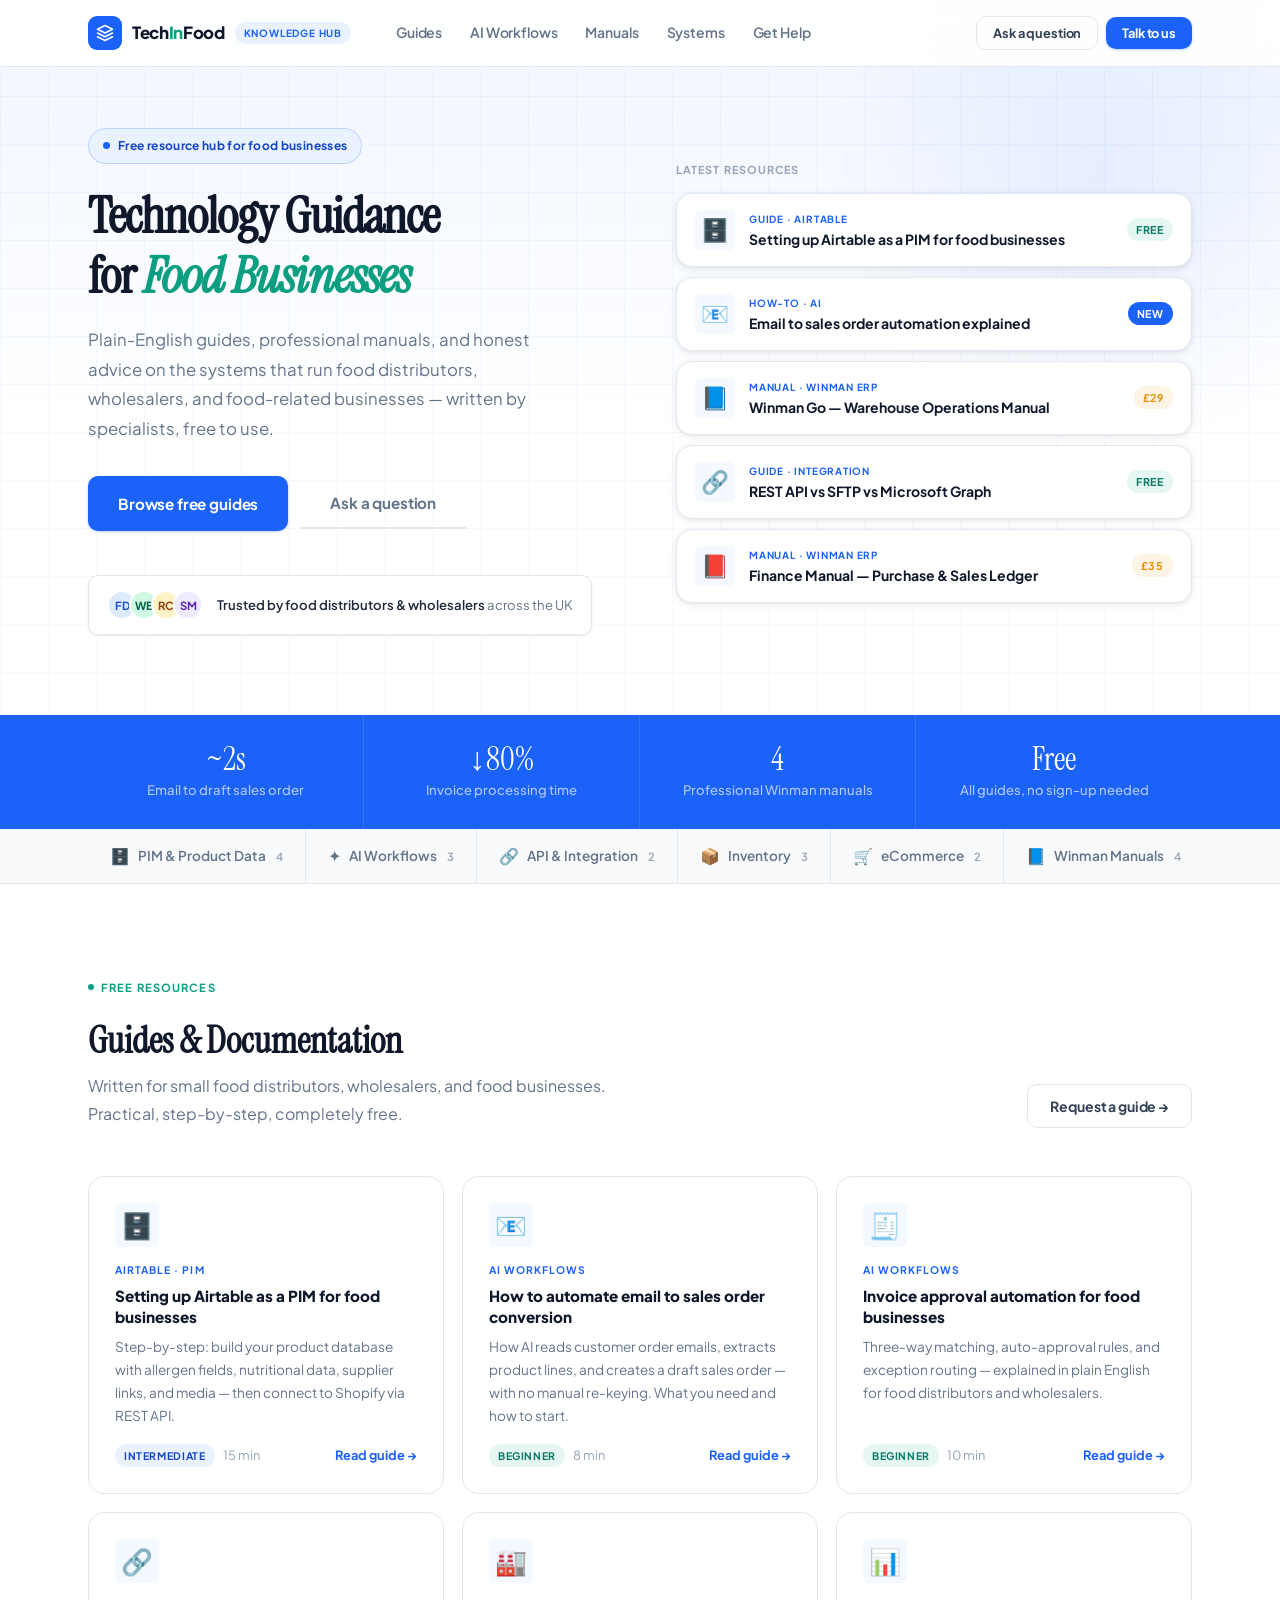
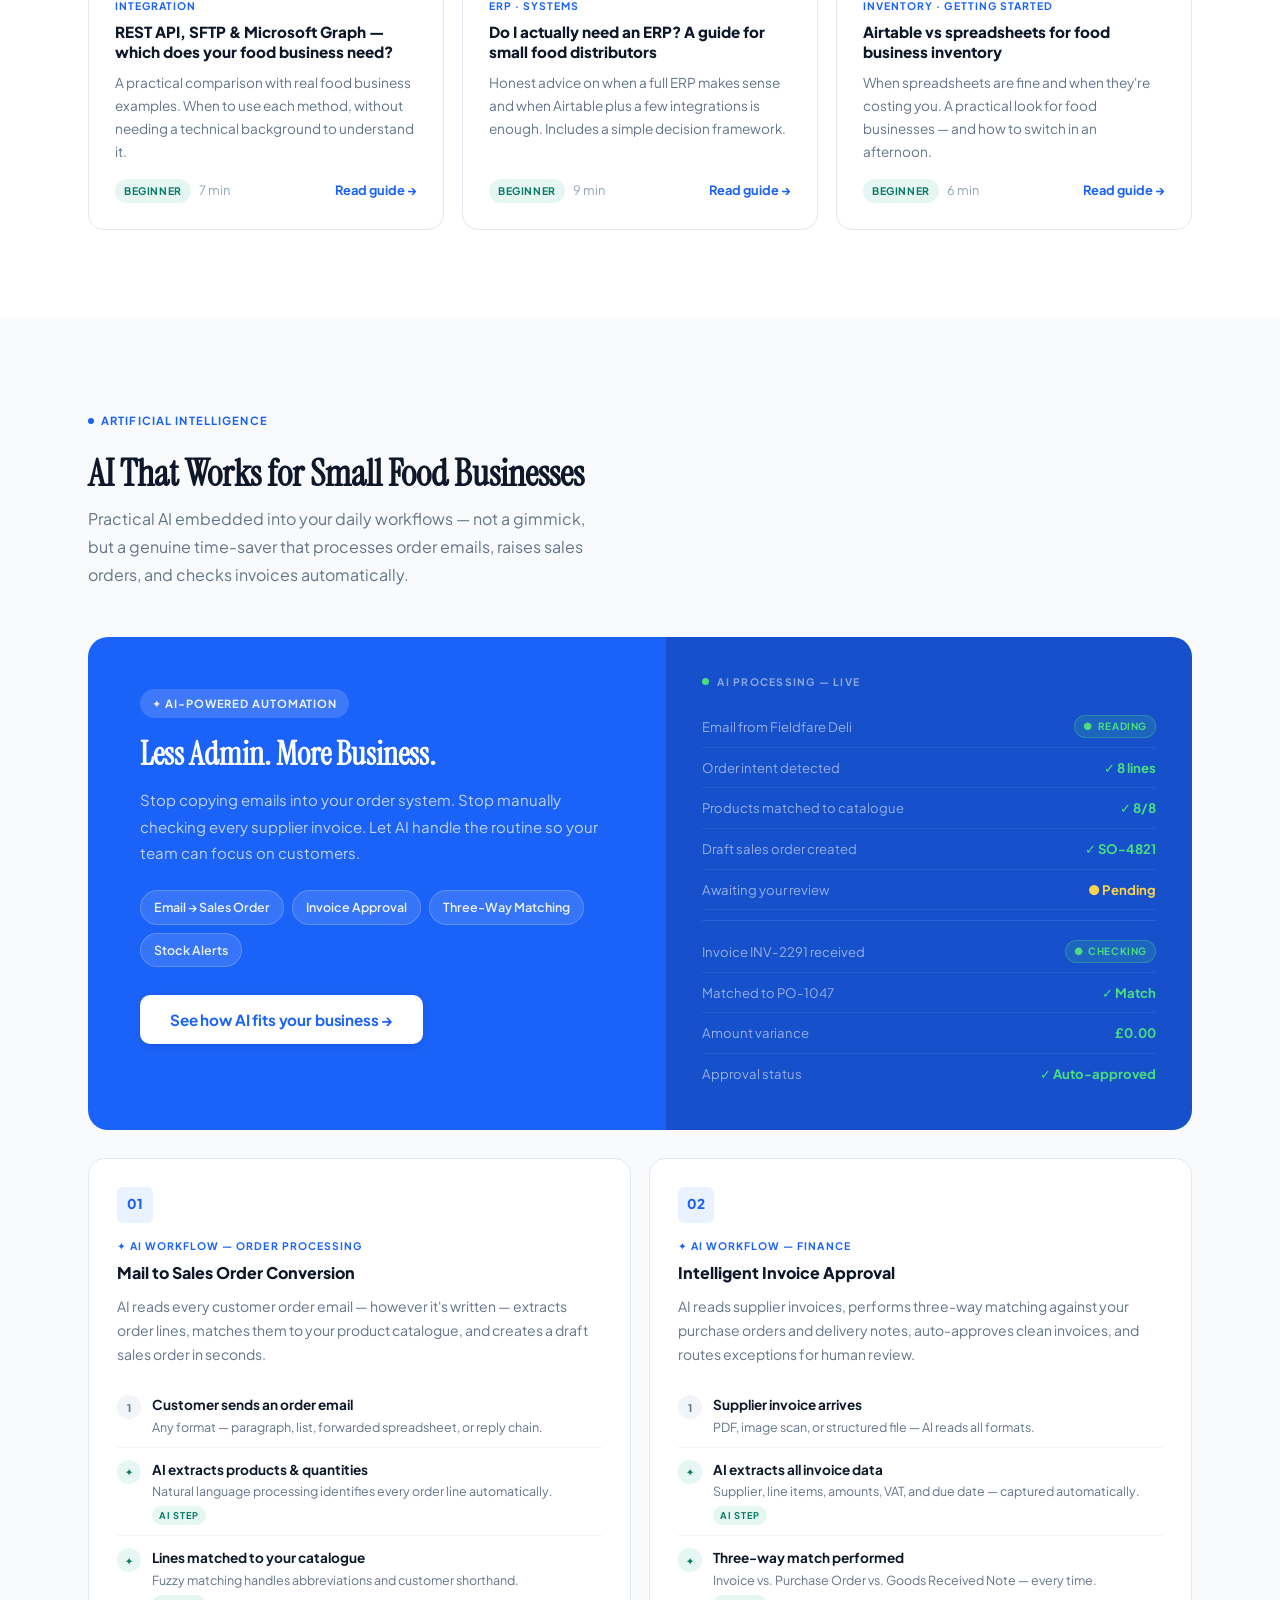
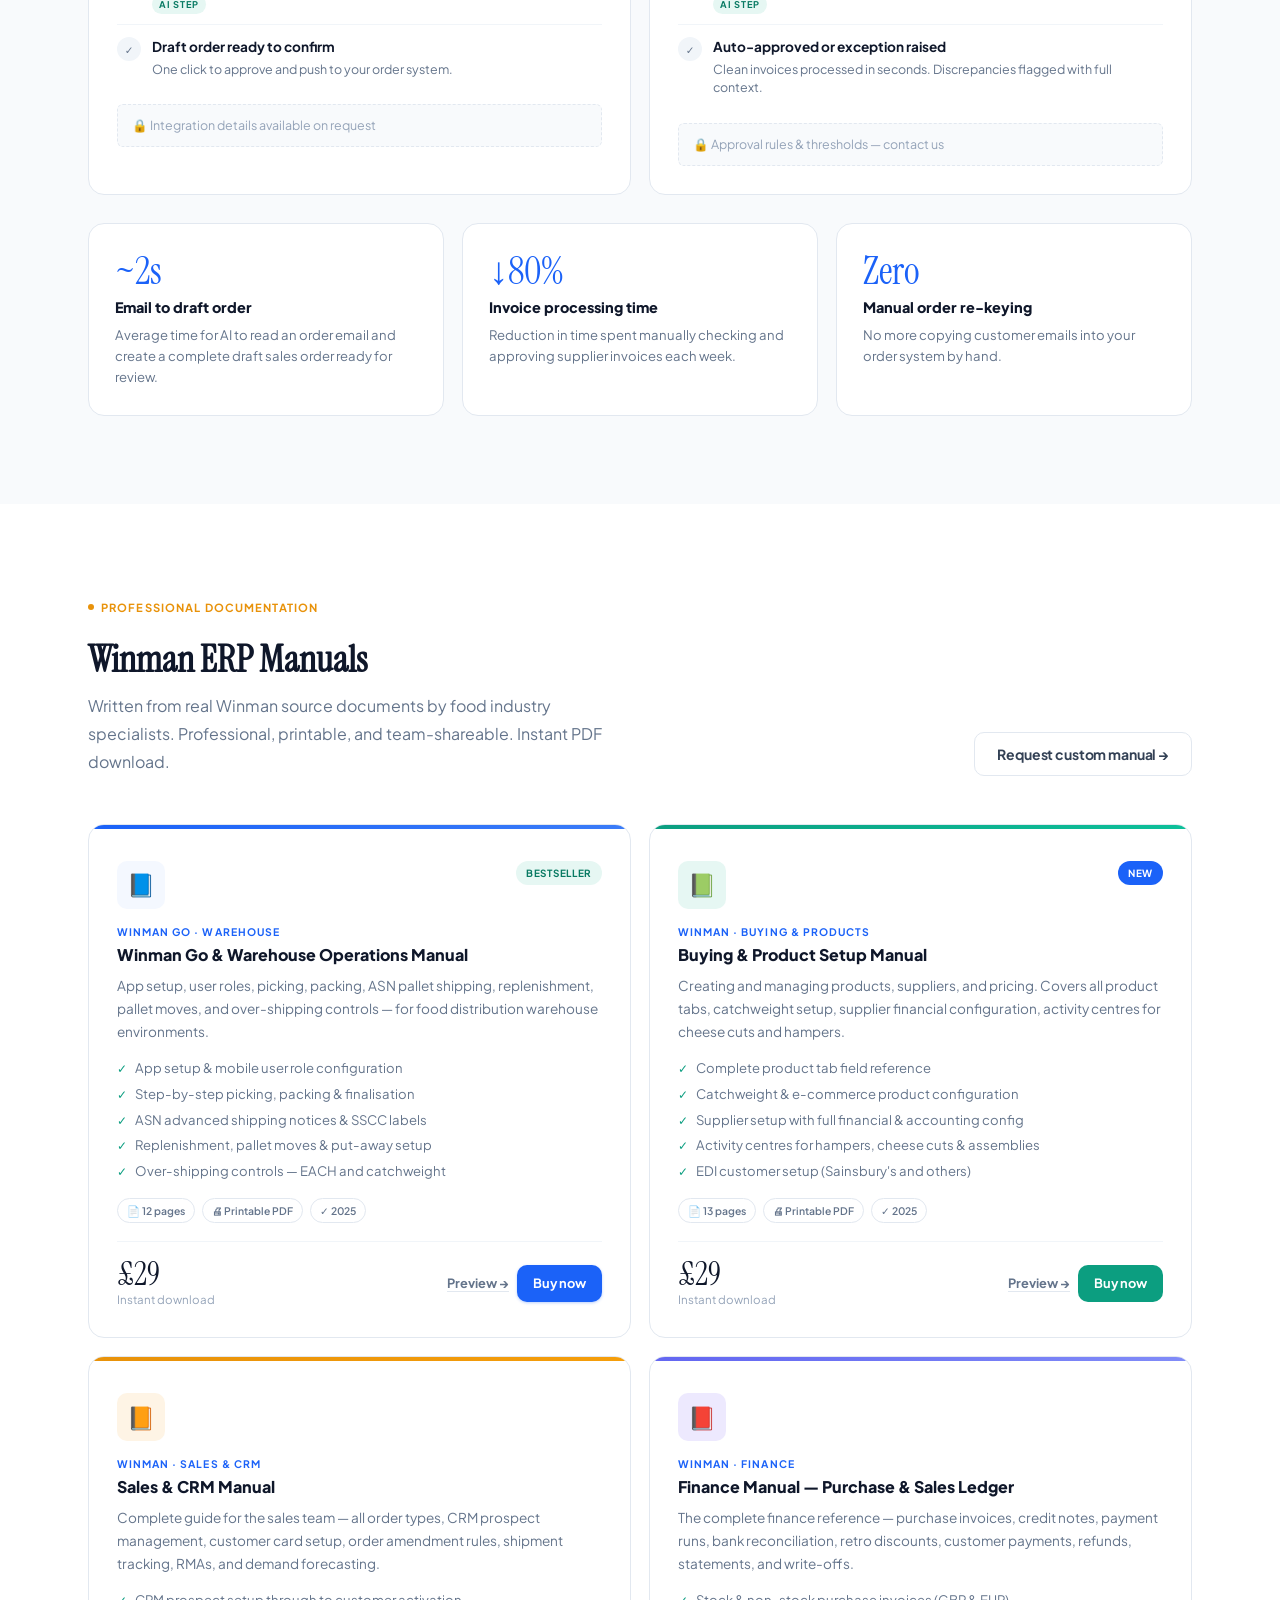
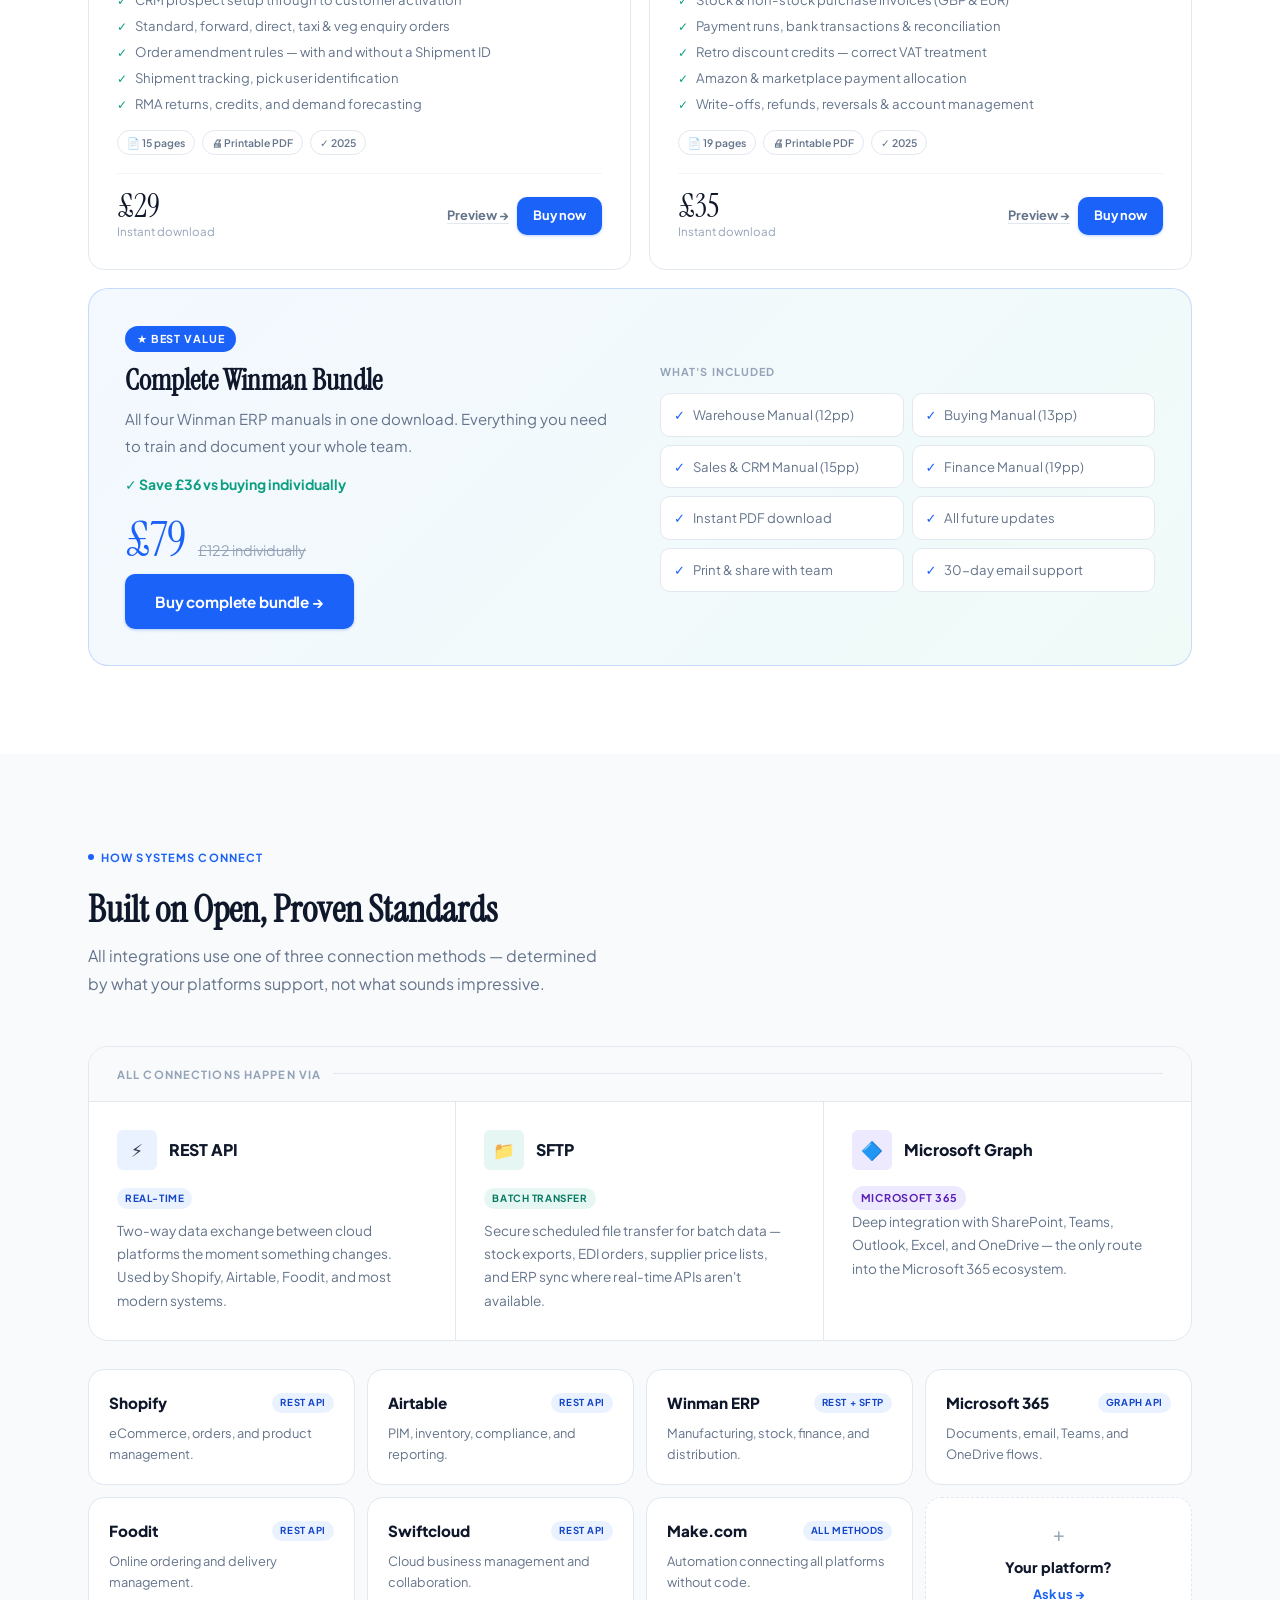
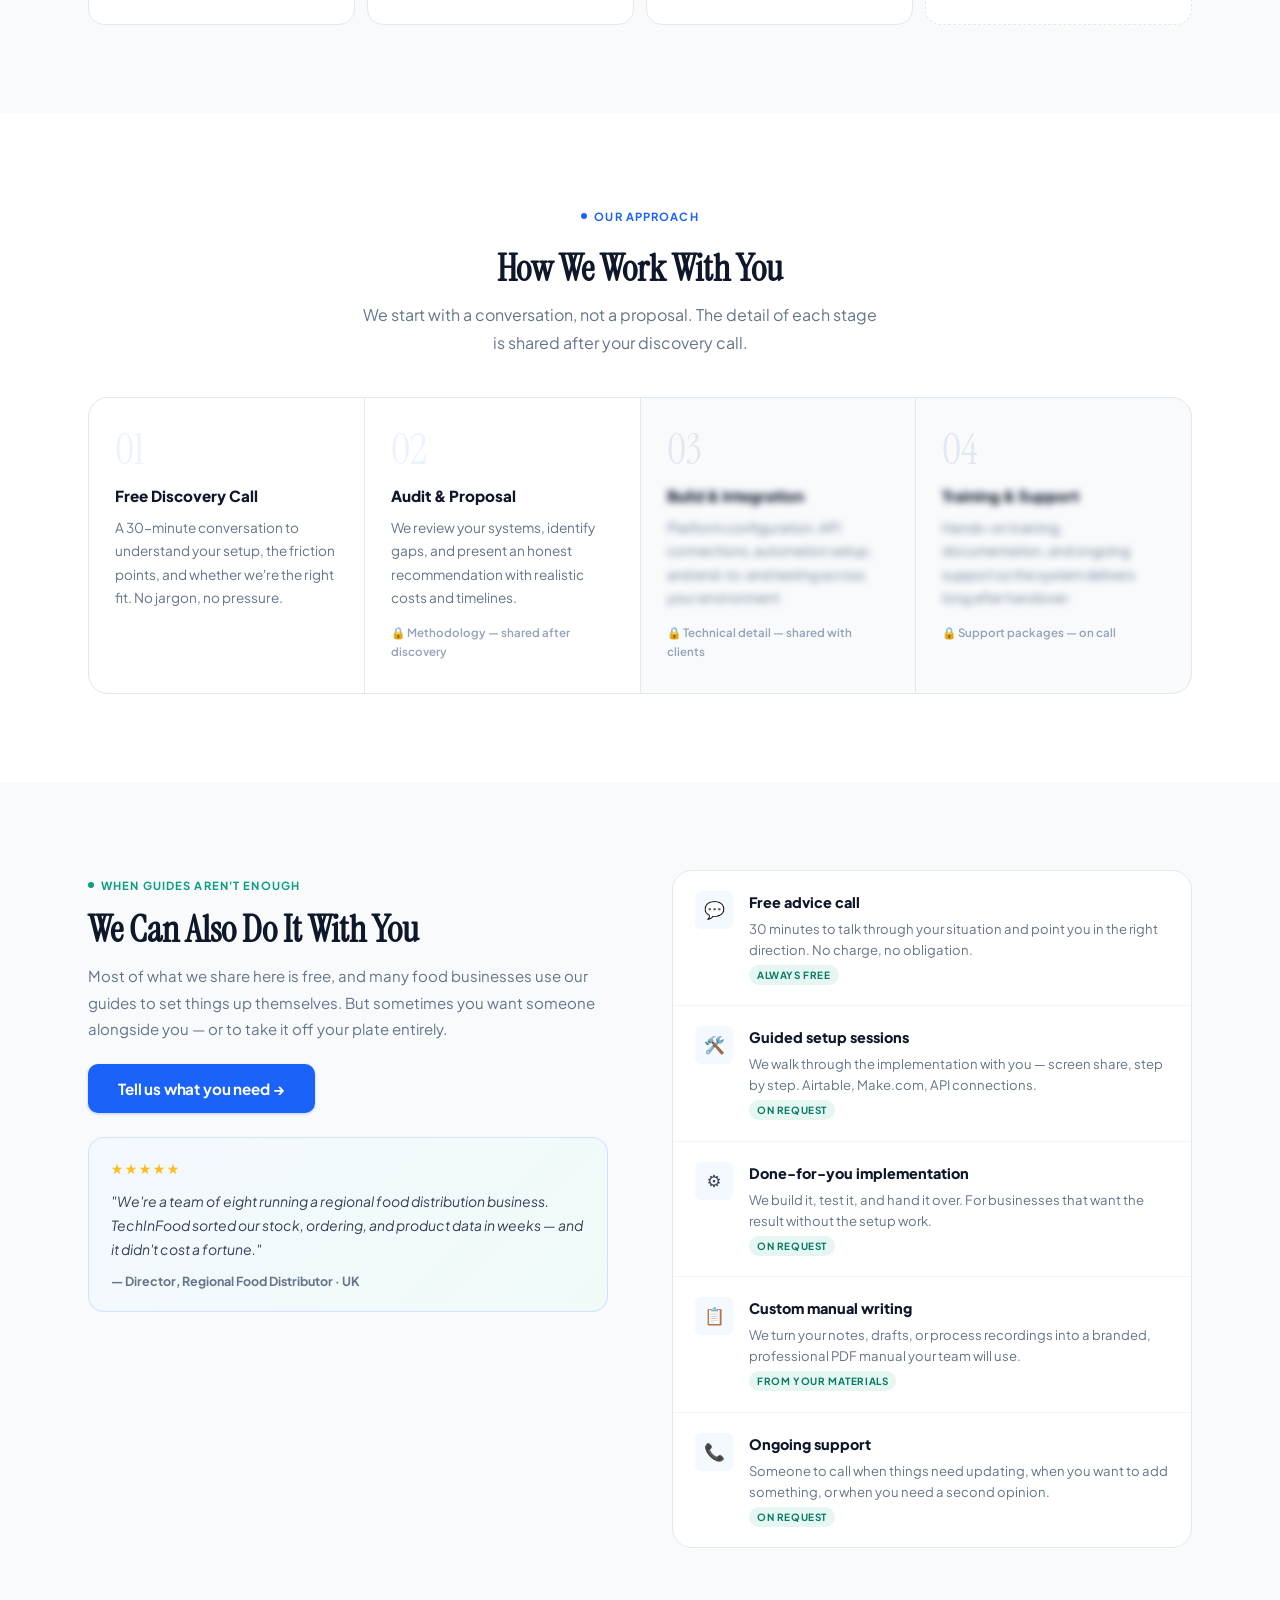
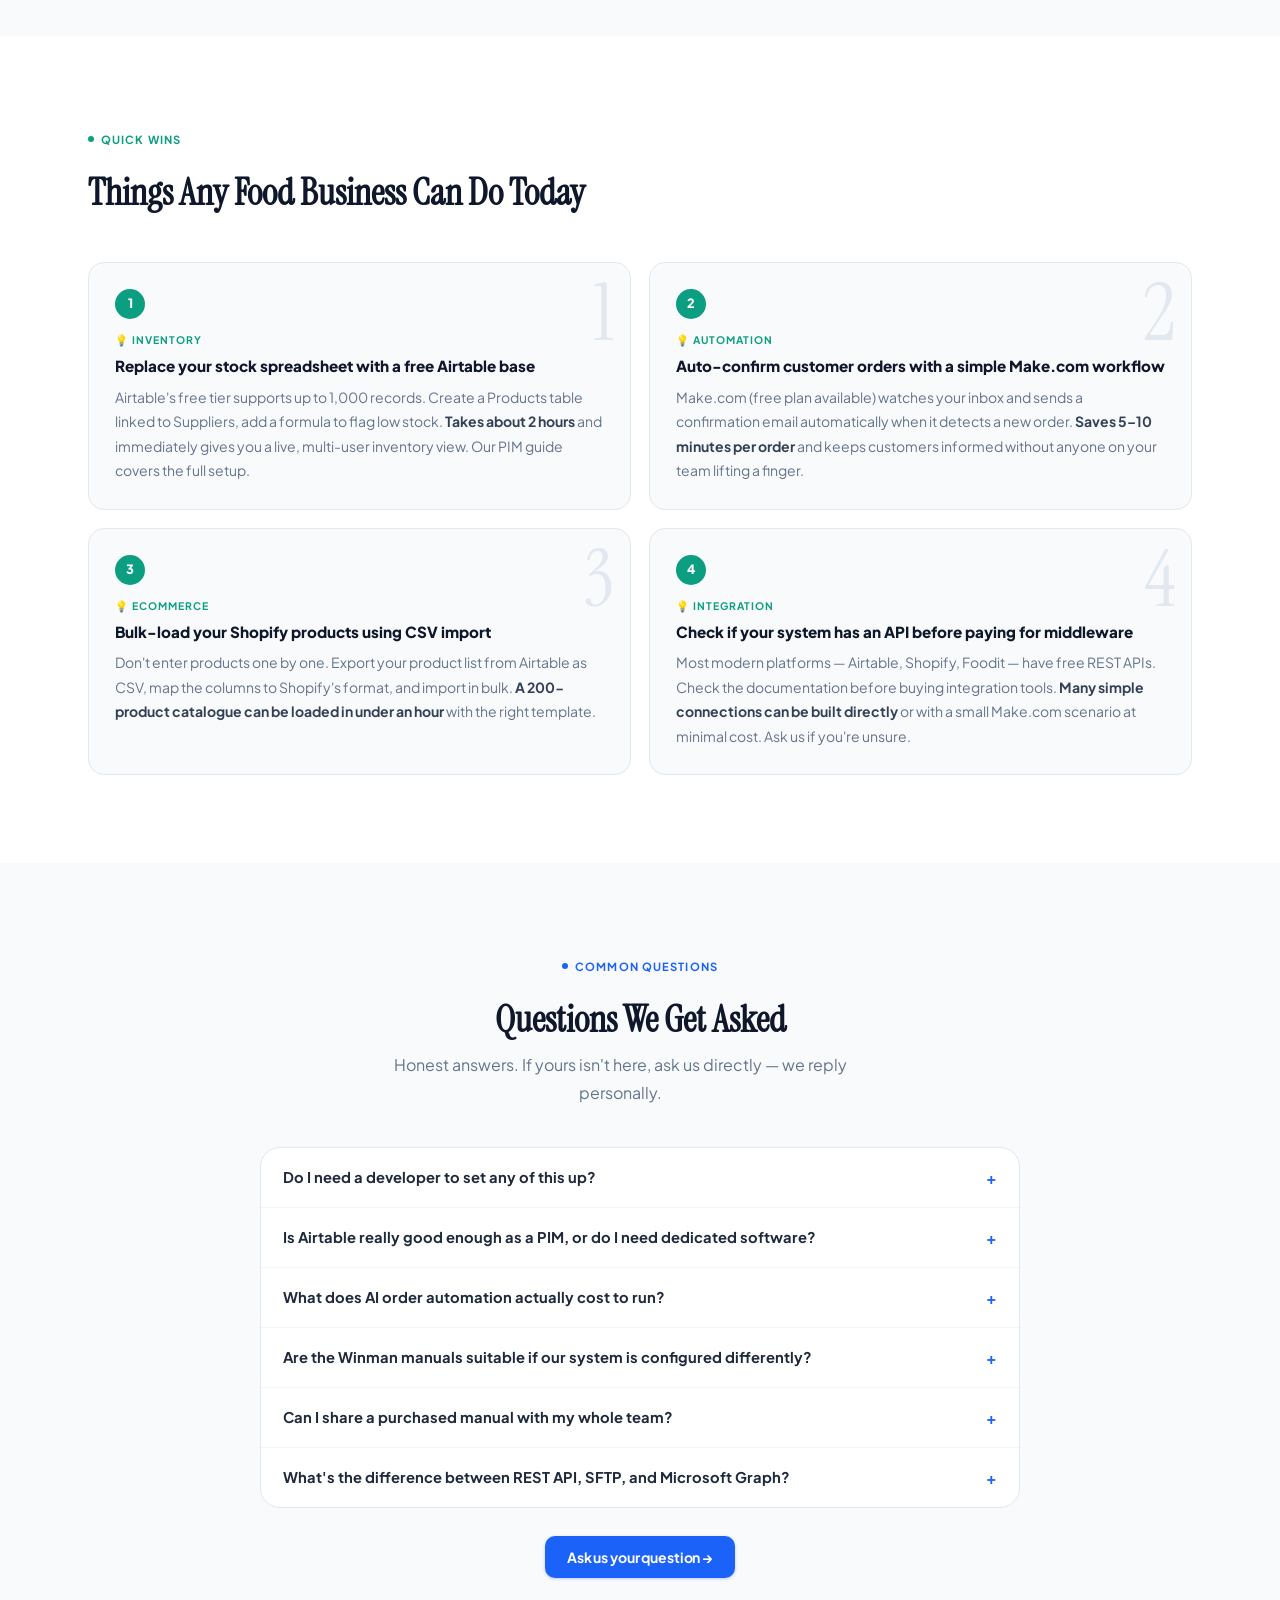
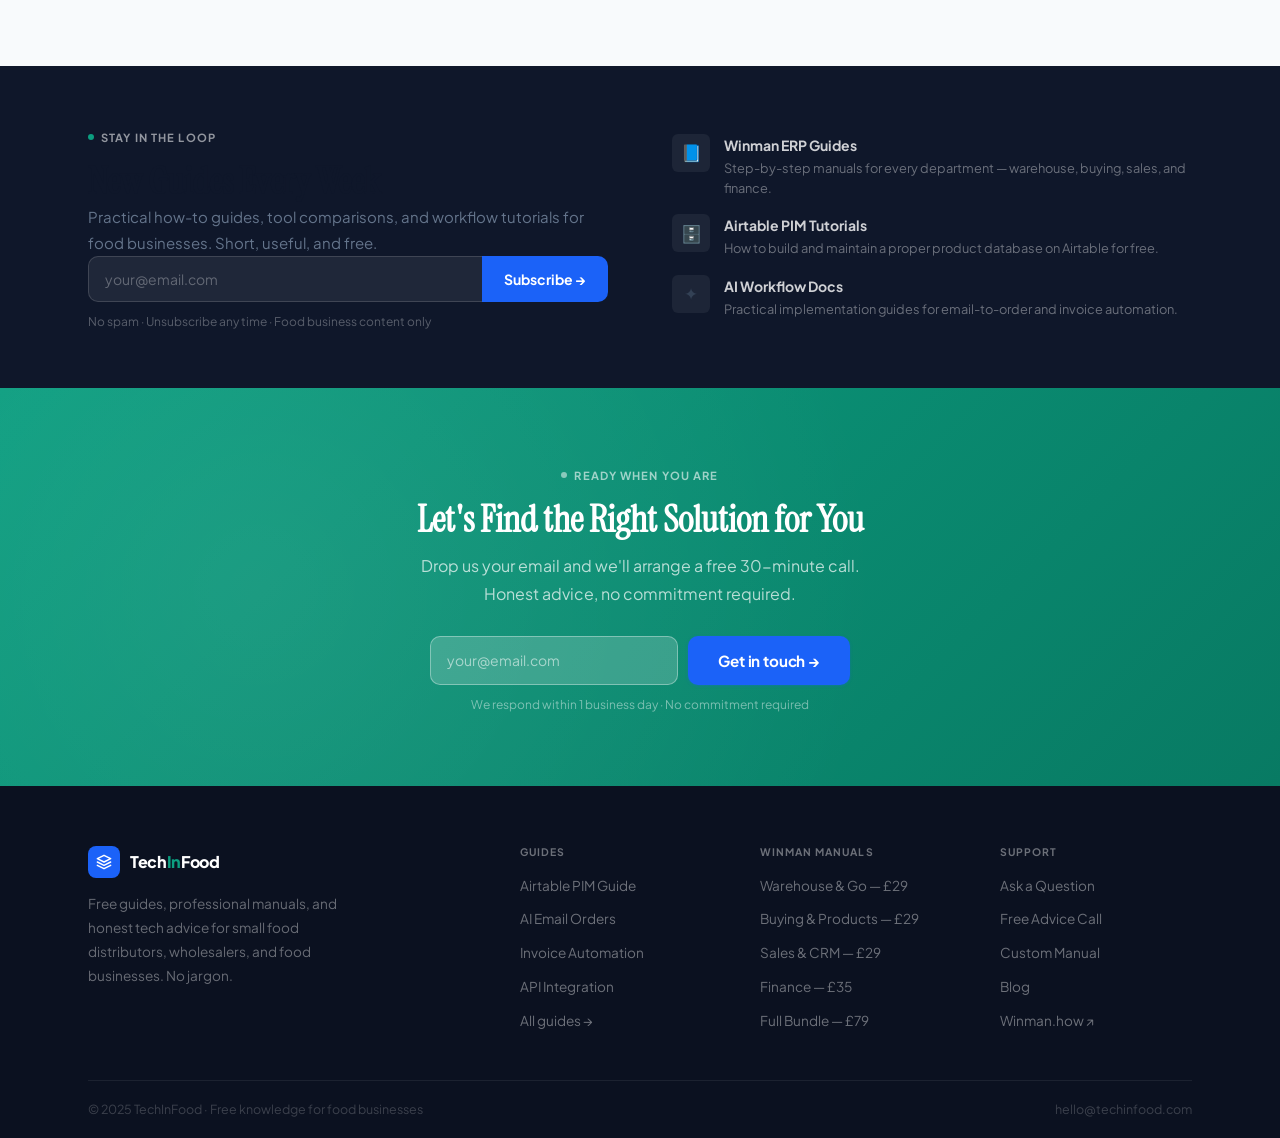
<file: index.html>
<!DOCTYPE html>
<html lang="en">
<head>
<meta charset="UTF-8">
<meta name="viewport" content="width=device-width, initial-scale=1.0">
<title>TechInFood | Technology Guides & Manuals for Food Businesses</title>
<meta name="description" content="Free guides, professional manuals, and expert advice on technology for small food distributors, wholesalers, and food businesses. Winman ERP, Airtable PIM, AI workflows, and systems integration.">
<link rel="canonical" href="https://www.techinfood.com/">
<link href="https://fonts.googleapis.com/css2?family=Plus+Jakarta+Sans:wght@400;500;600;700;800&family=Instrument+Serif:ital@0;1&display=swap" rel="stylesheet">
<style>
/* ═══════════════════════════════════════════════════════════════════
   DESIGN TOKENS
═══════════════════════════════════════════════════════════════════ */
:root {
  /* Brand */
  --blue:        #1B62F8;
  --blue-dark:   #1245C7;
  --blue-mid:    #3B7CF8;
  --blue-light:  #EBF2FF;
  --blue-faint:  #F4F8FF;
  --teal:        #0C9E80;
  --teal-dark:   #087A63;
  --teal-light:  #E6F7F3;
  --teal-faint:  #F0FBF8;
  --gold:        #E8920A;
  --gold-light:  #FEF4E5;
  --red-light:   #FEF2F2;
  --red:         #DC2626;

  /* Neutrals */
  --ink:         #0F172A;
  --ink-mid:     #1E293B;
  --body:        #334155;
  --muted:       #64748B;
  --light:       #94A3B8;
  --border:      #E2E8F0;
  --border-soft: #F1F5F9;
  --surface:     #F8FAFC;
  --white:       #FFFFFF;

  /* Effects */
  --shadow-xs:   0 1px 3px rgba(15,23,42,.06), 0 1px 2px rgba(15,23,42,.04);
  --shadow-sm:   0 2px 8px rgba(15,23,42,.08), 0 1px 3px rgba(15,23,42,.05);
  --shadow:      0 4px 20px rgba(15,23,42,.09), 0 2px 8px rgba(15,23,42,.05);
  --shadow-lg:   0 12px 40px rgba(15,23,42,.12), 0 4px 16px rgba(15,23,42,.06);
  --shadow-blue: 0 4px 24px rgba(27,98,248,.25);

  /* Radii */
  --r-sm: 6px;
  --r:    10px;
  --r-lg: 16px;
  --r-xl: 20px;
}

/* ═══════════════════════════════════════════════════════════════════
   BASE
═══════════════════════════════════════════════════════════════════ */
*, *::before, *::after { box-sizing: border-box; margin: 0; padding: 0; }
html { scroll-behavior: smooth; }
body {
  background: var(--white);
  color: var(--body);
  font-family: 'Plus Jakarta Sans', system-ui, sans-serif;
  font-size: 15px;
  line-height: 1.65;
  -webkit-font-smoothing: antialiased;
  overflow-x: hidden;
}
h1,h2,h3,h4,h5 { font-family: 'Instrument Serif', Georgia, serif; color: var(--ink); line-height: 1.18; }
h1 { font-size: clamp(2.1rem, 4.5vw, 3.2rem); }
h2 { font-size: clamp(1.6rem, 3vw, 2.3rem); }
h3 { font-size: 1.15rem; font-family: 'Plus Jakarta Sans', sans-serif; font-weight: 700; }
p  { color: var(--muted); line-height: 1.75; }
a  { color: inherit; text-decoration: none; }
button { font-family: inherit; cursor: pointer; border: none; background: none; }
img { display: block; max-width: 100%; }

/* ═══════════════════════════════════════════════════════════════════
   LAYOUT
═══════════════════════════════════════════════════════════════════ */
.wrap  { max-width: 1160px; margin: 0 auto; padding: 0 28px; }
.wrap-sm { max-width: 780px; margin: 0 auto; padding: 0 28px; }
.sec   { padding: 88px 0; }
.sec-sm{ padding: 56px 0; }

/* ═══════════════════════════════════════════════════════════════════
   ATOMS
═══════════════════════════════════════════════════════════════════ */
/* Eyebrow labels */
.eyebrow {
  display: inline-flex; align-items: center; gap: 7px;
  font-size: 0.7rem; font-weight: 700; letter-spacing: 0.1em;
  text-transform: uppercase; color: var(--blue); margin-bottom: 14px;
}
.eyebrow-dot {
  width: 6px; height: 6px; border-radius: 50%; background: var(--blue); flex-shrink: 0;
}
.eyebrow.teal { color: var(--teal); }
.eyebrow.teal .eyebrow-dot { background: var(--teal); }
.eyebrow.gold { color: var(--gold); }
.eyebrow.gold .eyebrow-dot { background: var(--gold); }

/* Badges */
.badge {
  display: inline-flex; align-items: center;
  font-size: 0.67rem; font-weight: 700; letter-spacing: 0.07em;
  text-transform: uppercase; padding: 3px 9px; border-radius: 20px;
}
.badge-blue   { background: var(--blue-light); color: var(--blue-dark); }
.badge-teal   { background: var(--teal-light); color: var(--teal-dark); }
.badge-gold   { background: var(--gold-light); color: var(--gold); }
.badge-gray   { background: var(--border-soft); color: var(--muted); }
.badge-red    { background: var(--red-light); color: var(--red); }
.badge-new    { background: var(--blue); color: white; }

/* Buttons */
.btn {
  display: inline-flex; align-items: center; gap: 7px;
  font-weight: 700; font-size: 0.875rem; padding: 12px 22px;
  border-radius: var(--r); transition: all 0.18s; white-space: nowrap;
  letter-spacing: -0.01em;
}
.btn-blue {
  background: var(--blue); color: white;
  box-shadow: 0 1px 3px rgba(27,98,248,.3);
}
.btn-blue:hover { background: var(--blue-dark); box-shadow: var(--shadow-blue); transform: translateY(-1px); }
.btn-teal  { background: var(--teal); color: white; }
.btn-teal:hover { background: var(--teal-dark); transform: translateY(-1px); box-shadow: 0 4px 20px rgba(12,158,128,.3); }
.btn-white { background: white; color: var(--blue); box-shadow: var(--shadow-sm); }
.btn-white:hover { box-shadow: var(--shadow); transform: translateY(-1px); }
.btn-outline { background: transparent; color: var(--body); border: 1.5px solid var(--border); }
.btn-outline:hover { border-color: var(--blue); color: var(--blue); background: var(--blue-faint); }
.btn-ghost { background: transparent; color: var(--muted); padding: 12px 0; border-bottom: 2px solid var(--border); border-radius: 0; }
.btn-ghost:hover { color: var(--blue); border-color: var(--blue); }
.btn-sm { padding: 8px 16px; font-size: 0.8rem; }
.btn-lg { padding: 15px 30px; font-size: 0.95rem; }

/* Divider */
.divider { height: 1px; background: var(--border); }

/* Section header */
.sec-header { margin-bottom: 48px; }
.sec-header h2 { margin-top: 8px; }
.sec-header p  { margin-top: 10px; max-width: 520px; font-size: 1rem; }
.sec-header-row { display: flex; justify-content: space-between; align-items: flex-end; }

/* ═══════════════════════════════════════════════════════════════════
   NAV
═══════════════════════════════════════════════════════════════════ */
nav {
  position: fixed; top: 0; left: 0; right: 0; z-index: 200;
  background: rgba(255,255,255,0.92); backdrop-filter: blur(14px);
  border-bottom: 1px solid var(--border);
}
.nav-inner {
  max-width: 1160px; margin: 0 auto; padding: 0 28px;
  display: flex; align-items: center; height: 66px; gap: 8px;
}
.nav-logo { display: flex; align-items: center; gap: 10px; margin-right: 16px; }
.nav-logo-icon {
  width: 34px; height: 34px; background: var(--blue); border-radius: 9px;
  display: grid; place-items: center; flex-shrink: 0;
}
.nav-logo-icon svg { width: 18px; height: 18px; fill: none; stroke: white; stroke-width: 2.2; stroke-linecap: round; stroke-linejoin: round; }
.nav-logo-text {
  font-family: 'Plus Jakarta Sans', sans-serif; font-size: 1.05rem;
  font-weight: 800; color: var(--ink); letter-spacing: -0.02em;
}
.nav-logo-text span { color: var(--teal); }
.nav-pill {
  font-size: 0.62rem; font-weight: 700; letter-spacing: 0.08em;
  text-transform: uppercase; background: var(--blue-light); color: var(--blue);
  padding: 3px 9px; border-radius: 20px;
}
.nav-links { display: flex; align-items: center; gap: 2px; margin-left: 8px; }
.nav-links a {
  font-size: 0.875rem; font-weight: 600; color: var(--muted);
  padding: 7px 13px; border-radius: var(--r-sm); transition: all 0.15s;
  letter-spacing: -0.01em;
}
.nav-links a:hover { color: var(--ink); background: var(--surface); }
.nav-actions { margin-left: auto; display: flex; align-items: center; gap: 8px; }

/* ═══════════════════════════════════════════════════════════════════
   HERO
═══════════════════════════════════════════════════════════════════ */
.hero {
  padding: 128px 0 80px;
  background: linear-gradient(180deg, #F0F5FF 0%, #FFFFFF 60%);
  position: relative; overflow: hidden;
}
/* Background grid */
.hero::before {
  content: '';
  position: absolute; inset: 0;
  background-image:
    linear-gradient(rgba(27,98,248,.04) 1px, transparent 1px),
    linear-gradient(90deg, rgba(27,98,248,.04) 1px, transparent 1px);
  background-size: 48px 48px;
  pointer-events: none;
}
/* Top-right glow */
.hero::after {
  content: '';
  position: absolute; top: -120px; right: -120px;
  width: 600px; height: 600px; border-radius: 50%;
  background: radial-gradient(circle, rgba(27,98,248,.08) 0%, transparent 65%);
  pointer-events: none;
}
.hero-inner {
  display: grid; grid-template-columns: 1fr 1fr;
  gap: 72px; align-items: center; position: relative; z-index: 2;
}
/* Hero left */
.hero-kicker {
  display: inline-flex; align-items: center; gap: 8px;
  background: var(--blue-light); border: 1px solid rgba(27,98,248,.2);
  color: var(--blue-dark); font-size: 0.75rem; font-weight: 700;
  padding: 7px 14px; border-radius: 20px; margin-bottom: 22px;
  letter-spacing: 0.03em;
}
.hero-kicker-dot {
  width: 7px; height: 7px; border-radius: 50%; background: var(--blue);
  animation: pulse 2.2s ease-in-out infinite;
}
@keyframes pulse { 0%,100%{opacity:1;transform:scale(1)} 50%{opacity:.5;transform:scale(.85)} }
.hero h1 { margin-bottom: 18px; letter-spacing: -0.02em; }
.hero h1 em { font-style: italic; color: var(--teal); }
.hero-sub { font-size: 1.05rem; color: var(--muted); line-height: 1.78; max-width: 460px; margin-bottom: 32px; }
.hero-actions { display: flex; gap: 12px; align-items: center; flex-wrap: wrap; margin-bottom: 44px; }
.hero-social-proof {
  display: flex; align-items: center; gap: 14px;
  padding: 14px 18px; background: var(--white);
  border: 1px solid var(--border); border-radius: var(--r);
  box-shadow: var(--shadow-xs); width: fit-content;
}
.proof-avatars { display: flex; }
.proof-avatar {
  width: 30px; height: 30px; border-radius: 50%; border: 2px solid white;
  display: grid; place-items: center; font-size: 0.7rem; font-weight: 700;
  margin-left: -8px; flex-shrink: 0;
}
.proof-avatar:first-child { margin-left: 0; }
.pa1 { background: #DBEAFE; color: #1D4ED8; }
.pa2 { background: #D1FAE5; color: #065F46; }
.pa3 { background: #FEF3C7; color: #92400E; }
.pa4 { background: #EDE9FE; color: #5B21B6; }
.proof-text { font-size: 0.82rem; font-weight: 600; color: var(--ink-mid); }
.proof-text span { color: var(--muted); font-weight: 400; }

/* Hero right - card stack */
.hero-cards { display: flex; flex-direction: column; gap: 10px; }
.hero-card {
  background: var(--white); border: 1px solid var(--border);
  border-radius: var(--r-lg); padding: 16px 18px;
  display: flex; align-items: center; gap: 14px;
  box-shadow: var(--shadow-sm); transition: all 0.2s;
}
.hero-card:hover { box-shadow: var(--shadow); transform: translateX(6px); border-color: var(--blue); }
.hc-icon { font-size: 1.4rem; flex-shrink: 0; width: 40px; height: 40px; display: grid; place-items: center; border-radius: var(--r-sm); background: var(--blue-faint); }
.hc-type { font-size: 0.62rem; font-weight: 700; letter-spacing: 0.08em; text-transform: uppercase; color: var(--blue); margin-bottom: 2px; }
.hc-title { font-size: 0.875rem; font-weight: 700; color: var(--ink); line-height: 1.3; }
.hc-badge { margin-left: auto; flex-shrink: 0; }

/* ═══════════════════════════════════════════════════════════════════
   STATS BAR
═══════════════════════════════════════════════════════════════════ */
.stats-bar { background: var(--blue); padding: 0; }
.stats-row { display: grid; grid-template-columns: repeat(4, 1fr); }
.stat-item {
  padding: 28px 32px; border-right: 1px solid rgba(255,255,255,.12);
  text-align: center;
}
.stat-item:last-child { border-right: none; }
.stat-num { font-family: 'Instrument Serif', serif; font-size: 2rem; color: white; line-height: 1; margin-bottom: 4px; }
.stat-lbl { font-size: 0.82rem; color: rgba(255,255,255,.65); font-weight: 500; }

/* ═══════════════════════════════════════════════════════════════════
   TOPICS PILL ROW
═══════════════════════════════════════════════════════════════════ */
.topics-bar { background: var(--surface); border-bottom: 1px solid var(--border); }
.topics-scroll { display: flex; overflow-x: auto; gap: 0; padding: 0; }
.topics-scroll::-webkit-scrollbar { display: none; }
.topic-btn {
  display: flex; align-items: center; gap: 8px; padding: 14px 22px;
  font-size: 0.85rem; font-weight: 600; color: var(--muted);
  border-right: 1px solid var(--border); white-space: nowrap;
  transition: all 0.15s; text-decoration: none; background: transparent;
  border-top: none; border-bottom: none; border-left: none; cursor: pointer;
  flex-shrink: 0;
}
.topic-btn:hover, .topic-btn.active { color: var(--blue); background: var(--blue-faint); }
.topic-icon { font-size: 1rem; }
.topic-count { font-size: 0.7rem; color: var(--light); font-weight: 600; margin-left: 2px; }

/* ═══════════════════════════════════════════════════════════════════
   GUIDES
═══════════════════════════════════════════════════════════════════ */
.guides-sec { background: var(--white); }
.guides-grid { display: grid; grid-template-columns: repeat(3, 1fr); gap: 18px; }
.guide-card {
  border: 1.5px solid var(--border); border-radius: var(--r-lg);
  padding: 26px; display: flex; flex-direction: column;
  transition: all 0.2s; text-decoration: none; background: var(--white);
  position: relative;
}
.guide-card::after {
  content: ''; position: absolute; bottom: 0; left: 0; right: 0; height: 3px;
  background: var(--blue); border-radius: 0 0 var(--r-lg) var(--r-lg);
  transform: scaleX(0); transition: transform 0.2s;
}
.guide-card:hover { border-color: var(--blue); box-shadow: var(--shadow); transform: translateY(-3px); }
.guide-card:hover::after { transform: scaleX(1); }
.gc-icon { font-size: 1.6rem; margin-bottom: 14px; width: 44px; height: 44px; background: var(--blue-faint); display: grid; place-items: center; border-radius: var(--r-sm); }
.gc-tag { font-size: 0.65rem; font-weight: 700; letter-spacing: 0.1em; text-transform: uppercase; color: var(--blue); margin-bottom: 8px; }
.gc-title { font-family: 'Plus Jakarta Sans', sans-serif; font-size: 0.95rem; font-weight: 800; color: var(--ink); margin-bottom: 8px; line-height: 1.35; }
.gc-desc { font-size: 0.85rem; color: var(--muted); line-height: 1.7; flex: 1; margin-bottom: 16px; }
.gc-footer { display: flex; align-items: center; gap: 8px; margin-top: auto; }
.gc-level { font-size: 0.65rem; font-weight: 700; letter-spacing: 0.06em; text-transform: uppercase; padding: 3px 9px; border-radius: 20px; }
.gl-b { background: var(--teal-light); color: var(--teal-dark); }
.gl-i { background: var(--blue-light); color: var(--blue-dark); }
.gc-time { font-size: 0.8rem; color: var(--light); }
.gc-link { margin-left: auto; font-size: 0.8rem; font-weight: 700; color: var(--blue); transition: gap 0.15s; display: flex; align-items: center; gap: 4px; }
.guide-card:hover .gc-link { gap: 8px; }

/* ═══════════════════════════════════════════════════════════════════
   AI SECTION
═══════════════════════════════════════════════════════════════════ */
.ai-sec { background: var(--surface); }
.ai-hero-block {
  background: var(--blue); border-radius: var(--r-xl);
  overflow: hidden; margin-bottom: 28px;
  display: grid; grid-template-columns: 1.1fr 1fr;
}
.ai-hero-left { padding: 52px; }
.ai-kicker {
  display: inline-flex; align-items: center; gap: 7px;
  background: rgba(255,255,255,.15); color: rgba(255,255,255,.9);
  font-size: 0.7rem; font-weight: 700; letter-spacing: 0.08em;
  text-transform: uppercase; padding: 5px 12px; border-radius: 20px; margin-bottom: 18px;
}
.ai-hero-left h2 { color: white; margin-bottom: 14px; font-size: clamp(1.4rem,2.5vw,2rem); }
.ai-hero-left p { color: rgba(255,255,255,.72); margin-bottom: 24px; }
.ai-tags { display: flex; flex-wrap: wrap; gap: 8px; margin-bottom: 28px; }
.ai-tag {
  background: rgba(255,255,255,.12); color: rgba(255,255,255,.9);
  border: 1px solid rgba(255,255,255,.2); font-size: 0.78rem; font-weight: 600;
  padding: 6px 13px; border-radius: 20px;
}
/* AI live panel */
.ai-hero-right { background: rgba(0,0,0,.18); padding: 36px; display: flex; flex-direction: column; justify-content: center; }
.panel-hd {
  font-size: 0.65rem; font-weight: 700; letter-spacing: 0.12em; text-transform: uppercase;
  color: rgba(255,255,255,.5); margin-bottom: 16px; display: flex; align-items: center; gap: 8px;
}
.live-dot { width: 7px; height: 7px; border-radius: 50%; background: #4ADE80; animation: pulse 1.8s infinite; }
.panel-row {
  display: flex; justify-content: space-between; align-items: center;
  padding: 9px 0; border-bottom: 1px solid rgba(255,255,255,.07); font-size: 0.82rem;
}
.panel-row:last-child { border-bottom: none; }
.panel-key { color: rgba(255,255,255,.55); }
.panel-val { font-weight: 700; color: rgba(255,255,255,.9); }
.panel-val.ok  { color: #4ADE80; }
.panel-val.pend{ color: #FCD34D; animation: pulse 1.5s infinite; }
.panel-chip {
  background: rgba(74,222,128,.15); border: 1px solid rgba(74,222,128,.3);
  color: #4ADE80; font-size: 0.62rem; font-weight: 700; letter-spacing: 0.06em;
  text-transform: uppercase; padding: 2px 8px; border-radius: 20px;
  display: inline-flex; align-items: center; gap: 5px;
}

.ai-wf-grid { display: grid; grid-template-columns: 1fr 1fr; gap: 18px; }
.wf-card {
  background: var(--white); border: 1.5px solid var(--border);
  border-radius: var(--r-lg); padding: 28px; transition: all 0.2s;
}
.wf-card:hover { border-color: var(--blue); box-shadow: var(--shadow); }
.wf-num { width: 36px; height: 36px; border-radius: var(--r-sm); background: var(--blue-light); color: var(--blue); font-size: 0.85rem; font-weight: 800; display: grid; place-items: center; margin-bottom: 14px; }
.wf-tag { font-size: 0.65rem; font-weight: 700; letter-spacing: 0.1em; text-transform: uppercase; color: var(--blue); margin-bottom: 6px; }
.wf-title { font-size: 1rem; font-weight: 800; color: var(--ink); margin-bottom: 8px; }
.wf-desc { font-size: 0.875rem; color: var(--muted); line-height: 1.72; margin-bottom: 18px; }
.wf-steps { display: flex; flex-direction: column; gap: 1px; }
.wf-step {
  display: flex; align-items: flex-start; gap: 11px;
  padding: 10px 0; border-bottom: 1px solid var(--border-soft);
}
.wf-step:last-child { border-bottom: none; }
.wf-dot {
  width: 24px; height: 24px; border-radius: 50%; flex-shrink: 0;
  display: grid; place-items: center; font-size: 0.65rem; font-weight: 800; margin-top: 1px;
}
.wd-n { background: var(--border-soft); color: var(--muted); }
.wd-ai{ background: var(--teal-light); color: var(--teal-dark); }
.ws-name { font-size: 0.85rem; font-weight: 700; color: var(--ink); margin-bottom: 1px; }
.ws-desc { font-size: 0.78rem; color: var(--muted); line-height: 1.5; }
.ai-chip { display: inline-block; font-size: 0.58rem; font-weight: 700; letter-spacing: 0.08em; text-transform: uppercase; background: var(--teal-light); color: var(--teal-dark); padding: 2px 7px; border-radius: 10px; margin-top: 3px; }
.wf-lock { margin-top: 16px; padding: 10px 14px; background: var(--surface); border: 1px dashed var(--border); border-radius: var(--r-sm); font-size: 0.78rem; color: var(--light); }

.ai-metrics { display: grid; grid-template-columns: repeat(3, 1fr); gap: 18px; margin-top: 28px; }
.metric-card { background: var(--white); border: 1.5px solid var(--border); border-radius: var(--r-lg); padding: 28px 26px; }
.metric-num { font-family: 'Instrument Serif', serif; font-size: 2.4rem; color: var(--blue); line-height: 1; margin-bottom: 6px; }
.metric-title { font-size: 0.9rem; font-weight: 800; color: var(--ink); margin-bottom: 4px; }
.metric-desc  { font-size: 0.82rem; color: var(--muted); line-height: 1.6; }

/* ═══════════════════════════════════════════════════════════════════
   MANUALS SHOP
═══════════════════════════════════════════════════════════════════ */
.manuals-sec { background: var(--white); }
.manuals-grid { display: grid; grid-template-columns: repeat(2, 1fr); gap: 18px; }
.manual-card {
  background: var(--white); border: 1.5px solid var(--border);
  border-radius: var(--r-lg); padding: 28px; display: flex;
  flex-direction: column; transition: all 0.2s; position: relative; overflow: hidden;
}
.manual-card:hover { border-color: var(--blue); box-shadow: var(--shadow); transform: translateY(-2px); }
.mc-stripe {
  position: absolute; top: 0; left: 0; right: 0; height: 4px;
}
.ms-blue  { background: linear-gradient(90deg, var(--blue), var(--blue-mid)); }
.ms-teal  { background: linear-gradient(90deg, var(--teal), #0DC09A); }
.ms-gold  { background: linear-gradient(90deg, var(--gold), #F59E0B); }
.ms-indigo{ background: linear-gradient(90deg, #6366F1, #818CF8); }
.mc-top { display: flex; align-items: flex-start; justify-content: space-between; margin-bottom: 14px; }
.mc-icon-wrap { width: 48px; height: 48px; border-radius: var(--r); background: var(--blue-faint); display: grid; place-items: center; font-size: 1.4rem; }
.mc-bpill {
  font-size: 0.62rem; font-weight: 700; letter-spacing: 0.07em; text-transform: uppercase;
  padding: 4px 10px; border-radius: 20px;
}
.mc-tag  { font-size: 0.65rem; font-weight: 700; letter-spacing: 0.1em; text-transform: uppercase; color: var(--blue); margin-bottom: 5px; }
.mc-title{ font-size: 1rem; font-weight: 800; color: var(--ink); margin-bottom: 8px; line-height: 1.3; }
.mc-desc { font-size: 0.85rem; color: var(--muted); line-height: 1.7; flex: 1; margin-bottom: 14px; }
.mc-includes { display: flex; flex-direction: column; gap: 4px; margin-bottom: 16px; }
.mc-inc-item { font-size: 0.82rem; color: var(--muted); display: flex; gap: 8px; align-items: flex-start; }
.mc-inc-item::before { content: '✓'; color: var(--teal); font-weight: 800; flex-shrink: 0; font-size: 0.75rem; margin-top: 2px; }
.mc-meta-row { display: flex; gap: 7px; flex-wrap: wrap; margin-bottom: 18px; }
.mc-meta-tag { font-size: 0.65rem; font-weight: 600; border: 1px solid var(--border); color: var(--muted); padding: 3px 9px; border-radius: 20px; }
.mc-footer { border-top: 1px solid var(--border-soft); padding-top: 16px; display: flex; align-items: center; justify-content: space-between; gap: 12px; margin-top: auto; }
.mc-price-wrap {}
.mc-price { font-family: 'Instrument Serif', serif; font-size: 2rem; color: var(--ink); line-height: 1; }
.mc-price-note { font-size: 0.72rem; color: var(--light); }
.mc-btns { display: flex; align-items: center; gap: 8px; }
.btn-preview-link { font-size: 0.8rem; font-weight: 700; color: var(--muted); border-bottom: 1.5px solid var(--border); transition: all 0.15s; }
.btn-preview-link:hover { color: var(--blue); border-color: var(--blue); }

/* Bundle */
.bundle-wrap {
  margin-top: 18px; background: linear-gradient(135deg, var(--blue-faint) 0%, var(--teal-faint) 100%);
  border: 1.5px solid rgba(27,98,248,.2); border-radius: var(--r-xl);
  padding: 36px; display: grid; grid-template-columns: 1fr 1fr; gap: 40px; align-items: center;
}
.bundle-left {}
.bundle-tag { display: inline-flex; align-items: center; gap: 6px; background: var(--blue); color: white; font-size: 0.68rem; font-weight: 700; letter-spacing: 0.08em; text-transform: uppercase; padding: 4px 12px; border-radius: 20px; margin-bottom: 12px; }
.bundle-left h2 { margin-bottom: 8px; font-size: 1.8rem; }
.bundle-saving { font-size: 0.875rem; font-weight: 700; color: var(--teal); margin-bottom: 20px; }
.bundle-price-row { display: flex; align-items: baseline; gap: 12px; margin-bottom: 6px; }
.bundle-price { font-family: 'Instrument Serif', serif; font-size: 3rem; color: var(--blue); line-height: 1; }
.bundle-was { font-size: 0.9rem; color: var(--light); text-decoration: line-through; }
.bundle-grid { display: grid; grid-template-columns: 1fr 1fr; gap: 8px; }
.bundle-item { background: white; border: 1px solid var(--border); border-radius: var(--r); padding: 10px 13px; font-size: 0.82rem; color: var(--muted); display: flex; gap: 8px; align-items: flex-start; }
.bundle-item::before { content: '✓'; color: var(--blue); font-weight: 800; flex-shrink: 0; }

/* ═══════════════════════════════════════════════════════════════════
   CONNECTIVITY
═══════════════════════════════════════════════════════════════════ */
.conn-sec { background: var(--surface); }
.conn-card {
  background: var(--white); border: 1.5px solid var(--border);
  border-radius: var(--r-xl); overflow: hidden; margin-bottom: 28px;
}
.conn-head {
  padding: 18px 28px; border-bottom: 1px solid var(--border);
  font-size: 0.7rem; font-weight: 700; letter-spacing: 0.1em;
  text-transform: uppercase; color: var(--light);
  display: flex; align-items: center; gap: 12px; background: var(--surface);
}
.conn-head::after { content: ''; flex: 1; height: 1px; background: var(--border); }
.conn-methods { display: grid; grid-template-columns: repeat(3, 1fr); }
.conn-m { padding: 28px; border-right: 1px solid var(--border); }
.conn-m:last-child { border-right: none; }
.conn-m-top { display: flex; align-items: center; gap: 12px; margin-bottom: 14px; }
.conn-m-icon { width: 40px; height: 40px; border-radius: var(--r-sm); display: grid; place-items: center; font-size: 1.1rem; flex-shrink: 0; }
.ci-blue { background: var(--blue-light); }
.ci-teal { background: var(--teal-light); }
.ci-indigo { background: #EDE9FE; }
.conn-m-name { font-size: 1rem; font-weight: 800; color: var(--ink); }
.conn-m-badge { font-size: 0.62rem; font-weight: 700; letter-spacing: 0.06em; text-transform: uppercase; padding: 2px 8px; border-radius: 20px; width: fit-content; margin-bottom: 10px; }
.conn-m-desc { font-size: 0.85rem; color: var(--muted); line-height: 1.72; }

.platforms-grid { display: grid; grid-template-columns: repeat(4, 1fr); gap: 12px; }
.platform-tile {
  background: var(--white); border: 1.5px solid var(--border);
  border-radius: var(--r-lg); padding: 20px; transition: all 0.2s;
}
.platform-tile:hover { border-color: var(--blue); box-shadow: var(--shadow-sm); }
.pt-header { display: flex; align-items: center; justify-content: space-between; margin-bottom: 8px; }
.pt-name  { font-size: 0.95rem; font-weight: 800; color: var(--ink); }
.pt-proto { font-size: 0.6rem; font-weight: 700; letter-spacing: 0.06em; text-transform: uppercase; background: var(--blue-light); color: var(--blue-dark); padding: 2px 8px; border-radius: 20px; }
.pt-desc  { font-size: 0.8rem; color: var(--muted); line-height: 1.6; }
.pt-ask   { text-align: center; cursor: pointer; border: 1.5px dashed var(--border); }
.pt-ask:hover { border-color: var(--blue); background: var(--blue-faint); }
.pt-ask-icon { font-size: 1.2rem; margin-bottom: 6px; color: var(--light); }

/* ═══════════════════════════════════════════════════════════════════
   HOW WE WORK
═══════════════════════════════════════════════════════════════════ */
.process-sec { background: var(--white); }
.process-grid { display: grid; grid-template-columns: repeat(4, 1fr); gap: 1px; background: var(--border); border: 1.5px solid var(--border); border-radius: var(--r-xl); overflow: hidden; }
.proc-step { background: var(--white); padding: 32px 26px; position: relative; }
.proc-step-locked { background: var(--surface); }
.proc-n { font-family: 'Instrument Serif', serif; font-size: 2.6rem; color: var(--border); line-height: 1; margin-bottom: 12px; }
.proc-n.active { color: var(--blue-light); }
.proc-title { font-size: 0.95rem; font-weight: 800; color: var(--ink); margin-bottom: 8px; }
.proc-title.blurred { filter: blur(3.5px); user-select: none; }
.proc-desc { font-size: 0.85rem; color: var(--muted); line-height: 1.7; }
.proc-desc.blurred { filter: blur(3.5px); user-select: none; }
.proc-lock { margin-top: 14px; font-size: 0.72rem; font-weight: 600; color: var(--light); display: flex; align-items: center; gap: 5px; }

/* ═══════════════════════════════════════════════════════════════════
   ASK US
═══════════════════════════════════════════════════════════════════ */
.ask-sec { background: var(--surface); }
.ask-inner { display: grid; grid-template-columns: 1fr 1fr; gap: 64px; align-items: start; }
.ask-services { background: var(--white); border: 1.5px solid var(--border); border-radius: var(--r-xl); overflow: hidden; }
.ask-service { display: flex; gap: 16px; align-items: flex-start; padding: 20px 22px; border-bottom: 1px solid var(--border-soft); transition: background 0.15s; }
.ask-service:last-child { border-bottom: none; }
.ask-service:hover { background: var(--blue-faint); }
.as-icon-wrap { width: 38px; height: 38px; border-radius: var(--r-sm); background: var(--blue-faint); display: grid; place-items: center; font-size: 1.05rem; flex-shrink: 0; }
.as-title { font-size: 0.9rem; font-weight: 800; color: var(--ink); margin-bottom: 3px; }
.as-desc  { font-size: 0.82rem; color: var(--muted); line-height: 1.6; }
.as-pill  { display: inline-block; margin-top: 5px; font-size: 0.62rem; font-weight: 700; letter-spacing: 0.06em; text-transform: uppercase; background: var(--teal-light); color: var(--teal-dark); padding: 2px 8px; border-radius: 20px; }
.ask-quote {
  margin-top: 24px; padding: 20px 22px;
  background: linear-gradient(135deg, var(--blue-faint), var(--teal-faint));
  border: 1.5px solid rgba(27,98,248,.15); border-radius: var(--r-lg);
}
.aq-stars { color: #FBBF24; margin-bottom: 8px; font-size: 0.85rem; letter-spacing: 2px; }
.aq-text  { font-size: 0.875rem; color: var(--body); font-style: italic; line-height: 1.72; margin-bottom: 10px; }
.aq-attr  { font-size: 0.78rem; font-weight: 700; color: var(--muted); }

/* ═══════════════════════════════════════════════════════════════════
   QUICK TIPS
═══════════════════════════════════════════════════════════════════ */
.tips-sec { background: var(--white); }
.tips-grid { display: grid; grid-template-columns: repeat(2, 1fr); gap: 18px; }
.tip-card { background: var(--surface); border: 1.5px solid var(--border); border-radius: var(--r-lg); padding: 26px; position: relative; overflow: hidden; transition: all 0.2s; }
.tip-card:hover { border-color: var(--teal); box-shadow: var(--shadow-sm); background: var(--teal-faint); }
.tip-bg-num { position: absolute; right: 16px; top: 10px; font-family: 'Instrument Serif', serif; font-size: 5rem; color: var(--border); line-height: 1; pointer-events: none; font-weight: 400; }
.tip-num-badge { width: 30px; height: 30px; background: var(--teal); color: white; border-radius: 50%; display: grid; place-items: center; font-size: 0.8rem; font-weight: 800; margin-bottom: 12px; }
.tip-tag   { font-size: 0.65rem; font-weight: 700; letter-spacing: 0.1em; text-transform: uppercase; color: var(--teal); margin-bottom: 8px; }
.tip-title { font-size: 0.95rem; font-weight: 800; color: var(--ink); margin-bottom: 8px; line-height: 1.35; }
.tip-body  { font-size: 0.875rem; color: var(--muted); line-height: 1.75; }
.tip-body strong { color: var(--body); font-weight: 700; }

/* ═══════════════════════════════════════════════════════════════════
   FAQ
═══════════════════════════════════════════════════════════════════ */
.faq-sec { background: var(--surface); }
.faq-wrap { max-width: 760px; margin: 0 auto; }
.faq-list { display: flex; flex-direction: column; gap: 0; border: 1.5px solid var(--border); border-radius: var(--r-xl); overflow: hidden; background: var(--white); }
.faq-item { border-bottom: 1px solid var(--border-soft); }
.faq-item:last-child { border-bottom: none; }
.faq-q {
  width: 100%; text-align: left; padding: 19px 22px;
  display: flex; justify-content: space-between; align-items: center; gap: 20px;
  font-size: 0.92rem; font-weight: 700; color: var(--ink-mid);
  transition: background 0.15s; cursor: pointer;
}
.faq-q:hover { background: var(--blue-faint); }
.faq-ico { font-size: 1rem; color: var(--blue); flex-shrink: 0; transition: transform 0.25s; }
.faq-q.open .faq-ico { transform: rotate(45deg); }
.faq-a { max-height: 0; overflow: hidden; transition: max-height 0.35s ease, padding 0.25s; font-size: 0.875rem; color: var(--muted); line-height: 1.78; padding: 0 22px; }
.faq-a.open { max-height: 300px; padding: 0 22px 18px; }

/* ═══════════════════════════════════════════════════════════════════
   NEWSLETTER
═══════════════════════════════════════════════════════════════════ */
.nl-sec { background: var(--ink); }
.nl-inner { display: grid; grid-template-columns: 1fr 1fr; gap: 64px; align-items: center; }
.nl-left h2 { color: white; margin-bottom: 10px; }
.nl-left p  { color: rgba(255,255,255,.55); margin-bottom: 22px; }
.nl-form { display: flex; gap: 0; }
.nl-input {
  flex: 1; padding: 13px 16px; background: rgba(255,255,255,.07);
  border: 1.5px solid rgba(255,255,255,.14); border-right: none;
  border-radius: var(--r) 0 0 var(--r);
  font-family: 'Plus Jakarta Sans', sans-serif; font-size: 0.875rem;
  color: white; outline: none; transition: border-color 0.15s;
}
.nl-input:focus { border-color: var(--blue); }
.nl-input::placeholder { color: rgba(255,255,255,.3); }
.nl-btn { background: var(--blue); color: white; border: none; padding: 13px 22px; border-radius: 0 var(--r) var(--r) 0; font-family: 'Plus Jakarta Sans', sans-serif; font-size: 0.875rem; font-weight: 700; cursor: pointer; transition: background 0.15s; white-space: nowrap; }
.nl-btn:hover { background: var(--blue-dark); }
.nl-note { font-size: 0.75rem; color: rgba(255,255,255,.3); margin-top: 10px; }
.nl-features { display: flex; flex-direction: column; gap: 16px; }
.nl-feat { display: flex; gap: 14px; align-items: flex-start; }
.nl-feat-icon { width: 38px; height: 38px; border-radius: var(--r-sm); background: rgba(255,255,255,.06); display: grid; place-items: center; font-size: 1.05rem; flex-shrink: 0; }
.nl-feat-title { font-size: 0.875rem; font-weight: 700; color: rgba(255,255,255,.8); margin-bottom: 2px; }
.nl-feat-desc  { font-size: 0.8rem; color: rgba(255,255,255,.38); line-height: 1.55; }

/* ═══════════════════════════════════════════════════════════════════
   CTA BANNER
═══════════════════════════════════════════════════════════════════ */
.cta-sec {
  background: linear-gradient(135deg, var(--teal) 0%, var(--teal-dark) 100%);
  padding: 72px 0; text-align: center; position: relative; overflow: hidden;
}
.cta-sec::before {
  content: '';
  position: absolute; inset: 0;
  background-image: radial-gradient(circle at 20% 50%, rgba(255,255,255,.07) 0%, transparent 60%);
}
.cta-sec h2 { color: white; position: relative; z-index: 1; margin-bottom: 10px; }
.cta-sec p  { color: rgba(255,255,255,.7); max-width: 460px; margin: 0 auto 28px; position: relative; z-index: 1; font-size: 1rem; }
.cta-form { display: flex; gap: 10px; justify-content: center; max-width: 420px; margin: 0 auto; position: relative; z-index: 1; }
.cta-input {
  flex: 1; padding: 13px 16px; background: rgba(255,255,255,.18);
  border: 1.5px solid rgba(255,255,255,.35); border-radius: var(--r);
  font-family: 'Plus Jakarta Sans', sans-serif; font-size: 0.875rem; color: white; outline: none;
}
.cta-input::placeholder { color: rgba(255,255,255,.55); }
.cta-note { font-size: 0.75rem; color: rgba(255,255,255,.45); margin-top: 10px; position: relative; z-index: 1; }

/* ═══════════════════════════════════════════════════════════════════
   FOOTER
═══════════════════════════════════════════════════════════════════ */
footer { background: #0B1120; padding: 60px 0 0; }
.footer-grid { display: grid; grid-template-columns: 2fr 1fr 1fr 1fr; gap: 48px; padding-bottom: 48px; border-bottom: 1px solid rgba(255,255,255,.07); }
.f-logo { display: flex; align-items: center; gap: 10px; margin-bottom: 14px; }
.f-logo-icon { width: 32px; height: 32px; background: var(--blue); border-radius: 8px; display: grid; place-items: center; }
.f-logo-icon svg { width: 16px; height: 16px; fill: none; stroke: white; stroke-width: 2.2; stroke-linecap: round; stroke-linejoin: round; }
.f-logo-text { font-size: 1rem; font-weight: 800; color: white; letter-spacing: -0.02em; }
.f-logo-text span { color: var(--teal); }
.f-desc { font-size: 0.85rem; color: rgba(255,255,255,.38); line-height: 1.75; max-width: 250px; }
.f-col h4 { font-family: 'Plus Jakarta Sans', sans-serif; font-size: 0.65rem; font-weight: 700; letter-spacing: 0.1em; text-transform: uppercase; color: rgba(255,255,255,.4); margin-bottom: 14px; }
.f-col ul { list-style: none; display: flex; flex-direction: column; gap: 9px; }
.f-col ul a { font-size: 0.85rem; color: rgba(255,255,255,.4); transition: color 0.15s; cursor: pointer; }
.f-col ul a:hover { color: rgba(255,255,255,.85); }
.f-bottom { padding: 18px 0; display: flex; justify-content: space-between; font-size: 0.78rem; color: rgba(255,255,255,.2); }

/* ═══════════════════════════════════════════════════════════════════
   MODAL
═══════════════════════════════════════════════════════════════════ */
.modal-ov { display: none; position: fixed; inset: 0; background: rgba(11,17,32,.75); z-index: 500; align-items: center; justify-content: center; backdrop-filter: blur(6px); }
.modal-ov.open { display: flex; }
.modal-box { background: var(--white); border-radius: var(--r-xl); padding: 36px; max-width: 432px; width: 94%; position: relative; box-shadow: var(--shadow-lg); animation: mIn 0.28s cubic-bezier(.34,1.3,.64,1); }
@keyframes mIn { from{transform:translateY(20px) scale(.97);opacity:0} to{transform:none;opacity:1} }
.modal-close { position: absolute; top: 14px; right: 14px; width: 28px; height: 28px; border-radius: 50%; background: var(--surface); color: var(--muted); font-size: 14px; display: grid; place-items: center; transition: all 0.15s; cursor: pointer; border: none; }
.modal-close:hover { background: var(--border); color: var(--ink); }
.modal-eye { font-size: 0.65rem; font-weight: 700; letter-spacing: 0.1em; text-transform: uppercase; color: var(--blue); margin-bottom: 6px; }
.modal-box h3 { font-family: 'Instrument Serif', serif; font-size: 1.4rem; color: var(--ink); margin-bottom: 6px; }
.modal-box > p { font-size: 0.875rem; margin-bottom: 20px; }
.mform { display: flex; flex-direction: column; gap: 10px; }
.mform input, .mform select, .mform textarea {
  padding: 11px 14px; background: var(--surface);
  border: 1.5px solid var(--border); border-radius: var(--r);
  font-family: 'Plus Jakarta Sans', sans-serif; font-size: 0.875rem;
  color: var(--ink); outline: none; transition: border-color 0.15s; width: 100%;
}
.mform input:focus, .mform select:focus, .mform textarea:focus { border-color: var(--blue); background: var(--white); }
.mform input::placeholder, .mform textarea::placeholder { color: var(--light); }
.mform select { color: var(--muted); appearance: none; }
.mform textarea { resize: none; height: 82px; }
.mform-submit { background: var(--blue); color: white; border: none; border-radius: var(--r); padding: 13px; font-family: 'Plus Jakarta Sans', sans-serif; font-size: 0.9rem; font-weight: 700; cursor: pointer; transition: background 0.15s; }
.mform-submit:hover { background: var(--blue-dark); }
.mform-note { font-size: 0.73rem; color: var(--light); text-align: center; }

/* ═══════════════════════════════════════════════════════════════════
   REVEAL
═══════════════════════════════════════════════════════════════════ */
.rev { opacity: 0; transform: translateY(22px); transition: opacity 0.6s ease, transform 0.6s ease; }
.rev.in { opacity: 1; transform: none; }

/* ═══════════════════════════════════════════════════════════════════
   RESPONSIVE
═══════════════════════════════════════════════════════════════════ */
@media (max-width: 980px) {
  nav .nav-links, nav .nav-actions .btn-outline { display: none; }
  .hero-inner, .ai-hero-block { grid-template-columns: 1fr; }
  .hero { padding: 110px 0 60px; }
  .hero-right { display: none; }
  .guides-grid, .ai-wf-grid, .tips-grid, .manuals-grid { grid-template-columns: 1fr; }
  .ai-metrics, .stats-row, .conn-methods, .process-grid { grid-template-columns: 1fr 1fr; }
  .platforms-grid { grid-template-columns: 1fr 1fr; }
  .bundle-wrap, .ask-inner, .nl-inner { grid-template-columns: 1fr; gap: 32px; }
  .bundle-grid { grid-template-columns: 1fr; }
  .footer-grid { grid-template-columns: 1fr 1fr; gap: 32px; }
  .f-bottom { flex-direction: column; gap: 6px; }
  .sec { padding: 60px 0; }
}
@media (max-width: 560px) {
  .ai-metrics, .stats-row, .conn-methods, .process-grid { grid-template-columns: 1fr; }
  .platforms-grid { grid-template-columns: 1fr 1fr; }
  .footer-grid { grid-template-columns: 1fr; }
  .cta-form { flex-direction: column; }
  .nl-form { flex-direction: column; }
  .nl-input { border-right: 1.5px solid rgba(255,255,255,.14); border-radius: var(--r); border-bottom: none; }
  .nl-btn { border-radius: var(--r); }
}
</style>
</head>
<body>

<!-- ── MODAL ── -->
<div class="modal-ov" id="modal">
  <div class="modal-box" id="modal-inner">
    <button class="modal-close" onclick="closeModal()">✕</button>
    <div class="modal-eye">Get in touch</div>
    <h3>Ask us anything</h3>
    <p>We reply to every question personally — whether it's a quick query or something you need hands-on help with.</p>
    <div class="mform">
      <input type="text" placeholder="Your name" />
      <input type="email" id="memail" placeholder="Your email address" />
      <input type="text" placeholder="Business name (optional)" />
      <select><option disabled selected>What can we help with?</option>
        <option>Winman ERP manuals</option><option>Airtable PIM setup</option>
        <option>AI email to order automation</option><option>Invoice automation</option>
        <option>Shopify integration</option><option>REST API / SFTP / Graph</option>
        <option>Custom manual writing</option><option>General systems advice</option>
        <option>Done-for-you implementation</option></select>
      <textarea placeholder="Your question or what you're trying to solve…"></textarea>
      <button class="mform-submit" onclick="submitForm()">Send message →</button>
      <div class="mform-note">We reply within 1 business day · No spam, ever</div>
    </div>
  </div>
</div>

<!-- ── NAV ── -->
<nav>
  <div class="nav-inner">
    <a href="/" class="nav-logo">
      <div class="nav-logo-icon">
        <svg viewBox="0 0 24 24"><path d="M12 2L2 7l10 5 10-5-10-5zM2 17l10 5 10-5M2 12l10 5 10-5"/></svg>
      </div>
      <span class="nav-logo-text">Tech<span>In</span>Food</span>
      <span class="nav-pill">Knowledge Hub</span>
    </a>
    <div class="nav-links">
      <a href="#guides">Guides</a>
      <a href="#ai">AI Workflows</a>
      <a href="#manuals">Manuals</a>
      <a href="#connectivity">Systems</a>
      <a href="#ask">Get Help</a>
    </div>
    <div class="nav-actions">
      <button class="btn btn-outline btn-sm" onclick="openModal()">Ask a question</button>
      <button class="btn btn-blue btn-sm" onclick="openModal()">Talk to us</button>
    </div>
  </div>
</nav>

<!-- ── HERO ── -->
<section class="hero">
  <div class="wrap">
    <div class="hero-inner">
      <div class="rev">
        <div class="hero-kicker">
          <span class="hero-kicker-dot"></span>
          Free resource hub for food businesses
        </div>
        <h1>Technology Guidance<br>for <em>Food Businesses</em></h1>
        <p class="hero-sub">Plain-English guides, professional manuals, and honest advice on the systems that run food distributors, wholesalers, and food-related businesses — written by specialists, free to use.</p>
        <div class="hero-actions">
          <a href="#guides" class="btn btn-blue btn-lg">Browse free guides</a>
          <button class="btn btn-ghost btn-lg" onclick="openModal()">Ask a question</button>
        </div>
        <div class="hero-social-proof">
          <div class="proof-avatars">
            <div class="proof-avatar pa1">FD</div>
            <div class="proof-avatar pa2">WB</div>
            <div class="proof-avatar pa3">RC</div>
            <div class="proof-avatar pa4">SM</div>
          </div>
          <div class="proof-text">Trusted by food distributors &amp; wholesalers <span>across the UK</span></div>
        </div>
      </div>
      <div class="rev">
        <div class="hero-cards">
          <div style="font-size:.68rem;font-weight:700;letter-spacing:.1em;text-transform:uppercase;color:var(--light);margin-bottom:4px;">Latest resources</div>
          <div class="hero-card">
            <div class="hc-icon">🗄️</div>
            <div><div class="hc-type">Guide · Airtable</div><div class="hc-title">Setting up Airtable as a PIM for food businesses</div></div>
            <span class="badge badge-teal hc-badge">Free</span>
          </div>
          <div class="hero-card">
            <div class="hc-icon">📧</div>
            <div><div class="hc-type">How-to · AI</div><div class="hc-title">Email to sales order automation explained</div></div>
            <span class="badge badge-new hc-badge">New</span>
          </div>
          <div class="hero-card">
            <div class="hc-icon">📘</div>
            <div><div class="hc-type">Manual · Winman ERP</div><div class="hc-title">Winman Go — Warehouse Operations Manual</div></div>
            <span class="badge badge-gold hc-badge">£29</span>
          </div>
          <div class="hero-card">
            <div class="hc-icon">🔗</div>
            <div><div class="hc-type">Guide · Integration</div><div class="hc-title">REST API vs SFTP vs Microsoft Graph</div></div>
            <span class="badge badge-teal hc-badge">Free</span>
          </div>
          <div class="hero-card">
            <div class="hc-icon">📕</div>
            <div><div class="hc-type">Manual · Winman ERP</div><div class="hc-title">Finance Manual — Purchase &amp; Sales Ledger</div></div>
            <span class="badge badge-gold hc-badge">£35</span>
          </div>
        </div>
      </div>
    </div>
  </div>
</section>

<!-- ── STATS BAR ── -->
<div class="stats-bar">
  <div class="wrap"><div class="stats-row">
    <div class="stat-item"><div class="stat-num">~2s</div><div class="stat-lbl">Email to draft sales order</div></div>
    <div class="stat-item"><div class="stat-num">↓80%</div><div class="stat-lbl">Invoice processing time</div></div>
    <div class="stat-item"><div class="stat-num">4</div><div class="stat-lbl">Professional Winman manuals</div></div>
    <div class="stat-item"><div class="stat-num">Free</div><div class="stat-lbl">All guides, no sign-up needed</div></div>
  </div></div>
</div>

<!-- ── TOPICS ── -->
<div class="topics-bar">
  <div class="wrap">
    <div class="topics-scroll">
      <a href="#guides"       class="topic-btn"><span class="topic-icon">🗄️</span>PIM &amp; Product Data<span class="topic-count">4</span></a>
      <a href="#ai"           class="topic-btn"><span class="topic-icon">✦</span>AI Workflows<span class="topic-count">3</span></a>
      <a href="#connectivity" class="topic-btn"><span class="topic-icon">🔗</span>API &amp; Integration<span class="topic-count">2</span></a>
      <a href="#guides"       class="topic-btn"><span class="topic-icon">📦</span>Inventory<span class="topic-count">3</span></a>
      <a href="#guides"       class="topic-btn"><span class="topic-icon">🛒</span>eCommerce<span class="topic-count">2</span></a>
      <a href="#manuals"      class="topic-btn"><span class="topic-icon">📘</span>Winman Manuals<span class="topic-count">4</span></a>
    </div>
  </div>
</div>

<!-- ── GUIDES ── -->
<section class="sec guides-sec" id="guides">
  <div class="wrap">
    <div class="sec-header sec-header-row rev">
      <div>
        <div class="eyebrow teal"><span class="eyebrow-dot"></span>Free resources</div>
        <h2>Guides &amp; Documentation</h2>
        <p>Written for small food distributors, wholesalers, and food businesses. Practical, step-by-step, completely free.</p>
      </div>
      <button class="btn btn-outline" onclick="openModal()">Request a guide →</button>
    </div>
    <div class="guides-grid">
      <a href="/guides/airtable-pim.html" class="guide-card rev">
        <div class="gc-icon">🗄️</div>
        <div class="gc-tag">Airtable · PIM</div>
        <div class="gc-title">Setting up Airtable as a PIM for food businesses</div>
        <p class="gc-desc">Step-by-step: build your product database with allergen fields, nutritional data, supplier links, and media — then connect to Shopify via REST API.</p>
        <div class="gc-footer"><span class="gc-level gl-i">Intermediate</span><span class="gc-time">15 min</span><span class="gc-link">Read guide →</span></div>
      </a>
      <a href="/guides/ai-email-to-sales-order.html" class="guide-card rev">
        <div class="gc-icon">📧</div>
        <div class="gc-tag">AI Workflows</div>
        <div class="gc-title">How to automate email to sales order conversion</div>
        <p class="gc-desc">How AI reads customer order emails, extracts product lines, and creates a draft sales order — with no manual re-keying. What you need and how to start.</p>
        <div class="gc-footer"><span class="gc-level gl-b">Beginner</span><span class="gc-time">8 min</span><span class="gc-link">Read guide →</span></div>
      </a>
      <a href="/guides/invoice-approval-automation.html" class="guide-card rev">
        <div class="gc-icon">🧾</div>
        <div class="gc-tag">AI Workflows</div>
        <div class="gc-title">Invoice approval automation for food businesses</div>
        <p class="gc-desc">Three-way matching, auto-approval rules, and exception routing — explained in plain English for food distributors and wholesalers.</p>
        <div class="gc-footer"><span class="gc-level gl-b">Beginner</span><span class="gc-time">10 min</span><span class="gc-link">Read guide →</span></div>
      </a>
      <a href="/guides/rest-api-sftp-graph.html" class="guide-card rev">
        <div class="gc-icon">🔗</div>
        <div class="gc-tag">Integration</div>
        <div class="gc-title">REST API, SFTP &amp; Microsoft Graph — which does your food business need?</div>
        <p class="gc-desc">A practical comparison with real food business examples. When to use each method, without needing a technical background to understand it.</p>
        <div class="gc-footer"><span class="gc-level gl-b">Beginner</span><span class="gc-time">7 min</span><span class="gc-link">Read guide →</span></div>
      </a>
      <a href="/blog/posts/do-i-need-an-erp.html" class="guide-card rev">
        <div class="gc-icon">🏭</div>
        <div class="gc-tag">ERP · Systems</div>
        <div class="gc-title">Do I actually need an ERP? A guide for small food distributors</div>
        <p class="gc-desc">Honest advice on when a full ERP makes sense and when Airtable plus a few integrations is enough. Includes a simple decision framework.</p>
        <div class="gc-footer"><span class="gc-level gl-b">Beginner</span><span class="gc-time">9 min</span><span class="gc-link">Read guide →</span></div>
      </a>
      <a href="/blog/posts/airtable-vs-spreadsheet.html" class="guide-card rev">
        <div class="gc-icon">📊</div>
        <div class="gc-tag">Inventory · Getting started</div>
        <div class="gc-title">Airtable vs spreadsheets for food business inventory</div>
        <p class="gc-desc">When spreadsheets are fine and when they're costing you. A practical look for food businesses — and how to switch in an afternoon.</p>
        <div class="gc-footer"><span class="gc-level gl-b">Beginner</span><span class="gc-time">6 min</span><span class="gc-link">Read guide →</span></div>
      </a>
    </div>
  </div>
</section>

<!-- ── AI SECTION ── -->
<section class="sec ai-sec" id="ai">
  <div class="wrap">
    <div class="sec-header rev">
      <div class="eyebrow"><span class="eyebrow-dot"></span>Artificial intelligence</div>
      <h2>AI That Works for Small Food Businesses</h2>
      <p>Practical AI embedded into your daily workflows — not a gimmick, but a genuine time-saver that processes order emails, raises sales orders, and checks invoices automatically.</p>
    </div>
    <div class="ai-hero-block rev">
      <div class="ai-hero-left">
        <div class="ai-kicker">✦ AI-Powered Automation</div>
        <h2>Less Admin. More Business.</h2>
        <p>Stop copying emails into your order system. Stop manually checking every supplier invoice. Let AI handle the routine so your team can focus on customers.</p>
        <div class="ai-tags">
          <span class="ai-tag">Email → Sales Order</span>
          <span class="ai-tag">Invoice Approval</span>
          <span class="ai-tag">Three-Way Matching</span>
          <span class="ai-tag">Stock Alerts</span>
        </div>
        <button class="btn btn-white btn-lg" onclick="openModal()">See how AI fits your business →</button>
      </div>
      <div class="ai-hero-right">
        <div class="panel-hd"><div class="live-dot"></div>AI Processing — Live</div>
        <div class="panel-row"><span class="panel-key">Email from Fieldfare Deli</span><span class="panel-chip"><span>●</span>Reading</span></div>
        <div class="panel-row"><span class="panel-key">Order intent detected</span><span class="panel-val ok">✓ 8 lines</span></div>
        <div class="panel-row"><span class="panel-key">Products matched to catalogue</span><span class="panel-val ok">✓ 8/8</span></div>
        <div class="panel-row"><span class="panel-key">Draft sales order created</span><span class="panel-val ok">✓ SO-4821</span></div>
        <div class="panel-row"><span class="panel-key">Awaiting your review</span><span class="panel-val pend">● Pending</span></div>
        <div style="height:1px;background:rgba(255,255,255,.08);margin:10px 0;"></div>
        <div class="panel-row"><span class="panel-key">Invoice INV-2291 received</span><span class="panel-chip"><span>●</span>Checking</span></div>
        <div class="panel-row"><span class="panel-key">Matched to PO-1047</span><span class="panel-val ok">✓ Match</span></div>
        <div class="panel-row"><span class="panel-key">Amount variance</span><span class="panel-val ok">£0.00</span></div>
        <div class="panel-row"><span class="panel-key">Approval status</span><span class="panel-val ok">✓ Auto-approved</span></div>
      </div>
    </div>
    <div class="ai-wf-grid">
      <div class="wf-card rev">
        <div class="wf-num">01</div>
        <div class="wf-tag">✦ AI Workflow — Order Processing</div>
        <div class="wf-title">Mail to Sales Order Conversion</div>
        <p class="wf-desc">AI reads every customer order email — however it's written — extracts order lines, matches them to your product catalogue, and creates a draft sales order in seconds.</p>
        <div class="wf-steps">
          <div class="wf-step"><div class="wf-dot wd-n">1</div><div><div class="ws-name">Customer sends an order email</div><div class="ws-desc">Any format — paragraph, list, forwarded spreadsheet, or reply chain.</div></div></div>
          <div class="wf-step"><div class="wf-dot wd-ai">✦</div><div><div class="ws-name">AI extracts products &amp; quantities</div><div class="ws-desc">Natural language processing identifies every order line automatically.</div><span class="ai-chip">AI step</span></div></div>
          <div class="wf-step"><div class="wf-dot wd-ai">✦</div><div><div class="ws-name">Lines matched to your catalogue</div><div class="ws-desc">Fuzzy matching handles abbreviations and customer shorthand.</div><span class="ai-chip">AI step</span></div></div>
          <div class="wf-step"><div class="wf-dot wd-n">✓</div><div><div class="ws-name">Draft order ready to confirm</div><div class="ws-desc">One click to approve and push to your order system.</div></div></div>
        </div>
        <div class="wf-lock">🔒 Integration details available on request</div>
      </div>
      <div class="wf-card rev">
        <div class="wf-num">02</div>
        <div class="wf-tag">✦ AI Workflow — Finance</div>
        <div class="wf-title">Intelligent Invoice Approval</div>
        <p class="wf-desc">AI reads supplier invoices, performs three-way matching against your purchase orders and delivery notes, auto-approves clean invoices, and routes exceptions for human review.</p>
        <div class="wf-steps">
          <div class="wf-step"><div class="wf-dot wd-n">1</div><div><div class="ws-name">Supplier invoice arrives</div><div class="ws-desc">PDF, image scan, or structured file — AI reads all formats.</div></div></div>
          <div class="wf-step"><div class="wf-dot wd-ai">✦</div><div><div class="ws-name">AI extracts all invoice data</div><div class="ws-desc">Supplier, line items, amounts, VAT, and due date — captured automatically.</div><span class="ai-chip">AI step</span></div></div>
          <div class="wf-step"><div class="wf-dot wd-ai">✦</div><div><div class="ws-name">Three-way match performed</div><div class="ws-desc">Invoice vs. Purchase Order vs. Goods Received Note — every time.</div><span class="ai-chip">AI step</span></div></div>
          <div class="wf-step"><div class="wf-dot wd-n">✓</div><div><div class="ws-name">Auto-approved or exception raised</div><div class="ws-desc">Clean invoices processed in seconds. Discrepancies flagged with full context.</div></div></div>
        </div>
        <div class="wf-lock">🔒 Approval rules &amp; thresholds — contact us</div>
      </div>
    </div>
    <div class="ai-metrics rev">
      <div class="metric-card"><div class="metric-num">~2s</div><div class="metric-title">Email to draft order</div><div class="metric-desc">Average time for AI to read an order email and create a complete draft sales order ready for review.</div></div>
      <div class="metric-card"><div class="metric-num">↓80%</div><div class="metric-title">Invoice processing time</div><div class="metric-desc">Reduction in time spent manually checking and approving supplier invoices each week.</div></div>
      <div class="metric-card"><div class="metric-num">Zero</div><div class="metric-title">Manual order re-keying</div><div class="metric-desc">No more copying customer emails into your order system by hand.</div></div>
    </div>
  </div>
</section>

<!-- ── MANUALS SHOP ── -->
<section class="sec manuals-sec" id="manuals">
  <div class="wrap">
    <div class="sec-header sec-header-row rev">
      <div>
        <div class="eyebrow gold"><span class="eyebrow-dot" style="background:var(--gold)"></span>Professional documentation</div>
        <h2>Winman ERP Manuals</h2>
        <p>Written from real Winman source documents by food industry specialists. Professional, printable, and team-shareable. Instant PDF download.</p>
      </div>
      <button class="btn btn-outline" onclick="openModal()">Request custom manual →</button>
    </div>
    <div class="manuals-grid">
      <div class="manual-card rev">
        <div class="mc-stripe ms-blue"></div>
        <div class="mc-top" style="margin-top:8px;">
          <div class="mc-icon-wrap">📘</div>
          <span class="badge badge-teal mc-bpill">Bestseller</span>
        </div>
        <div class="mc-tag">Winman Go · Warehouse</div>
        <div class="mc-title">Winman Go &amp; Warehouse Operations Manual</div>
        <p class="mc-desc">App setup, user roles, picking, packing, ASN pallet shipping, replenishment, pallet moves, and over-shipping controls — for food distribution warehouse environments.</p>
        <div class="mc-includes">
          <div class="mc-inc-item">App setup &amp; mobile user role configuration</div>
          <div class="mc-inc-item">Step-by-step picking, packing &amp; finalisation</div>
          <div class="mc-inc-item">ASN advanced shipping notices &amp; SSCC labels</div>
          <div class="mc-inc-item">Replenishment, pallet moves &amp; put-away setup</div>
          <div class="mc-inc-item">Over-shipping controls — EACH and catchweight</div>
        </div>
        <div class="mc-meta-row"><span class="mc-meta-tag">📄 12 pages</span><span class="mc-meta-tag">🖨 Printable PDF</span><span class="mc-meta-tag">✓ 2025</span></div>
        <div class="mc-footer">
          <div class="mc-price-wrap"><div class="mc-price">£29</div><div class="mc-price-note">Instant download</div></div>
          <div class="mc-btns">
            <button class="btn-preview-link" onclick="openModal()">Preview →</button>
            <a href="https://buy.stripe.com/placeholder" class="btn btn-blue btn-sm" target="_blank">Buy now</a>
          </div>
        </div>
      </div>
      <div class="manual-card rev">
        <div class="mc-stripe ms-teal"></div>
        <div class="mc-top" style="margin-top:8px;">
          <div class="mc-icon-wrap" style="background:var(--teal-light)">📗</div>
          <span class="badge badge-new mc-bpill">New</span>
        </div>
        <div class="mc-tag">Winman · Buying &amp; Products</div>
        <div class="mc-title">Buying &amp; Product Setup Manual</div>
        <p class="mc-desc">Creating and managing products, suppliers, and pricing. Covers all product tabs, catchweight setup, supplier financial configuration, activity centres for cheese cuts and hampers.</p>
        <div class="mc-includes">
          <div class="mc-inc-item">Complete product tab field reference</div>
          <div class="mc-inc-item">Catchweight &amp; e-commerce product configuration</div>
          <div class="mc-inc-item">Supplier setup with full financial &amp; accounting config</div>
          <div class="mc-inc-item">Activity centres for hampers, cheese cuts &amp; assemblies</div>
          <div class="mc-inc-item">EDI customer setup (Sainsbury's and others)</div>
        </div>
        <div class="mc-meta-row"><span class="mc-meta-tag">📄 13 pages</span><span class="mc-meta-tag">🖨 Printable PDF</span><span class="mc-meta-tag">✓ 2025</span></div>
        <div class="mc-footer">
          <div class="mc-price-wrap"><div class="mc-price">£29</div><div class="mc-price-note">Instant download</div></div>
          <div class="mc-btns">
            <button class="btn-preview-link" onclick="openModal()">Preview →</button>
            <a href="https://buy.stripe.com/placeholder" class="btn btn-teal btn-sm" target="_blank">Buy now</a>
          </div>
        </div>
      </div>
      <div class="manual-card rev">
        <div class="mc-stripe ms-gold"></div>
        <div class="mc-top" style="margin-top:8px;">
          <div class="mc-icon-wrap" style="background:var(--gold-light)">📙</div>
        </div>
        <div class="mc-tag">Winman · Sales &amp; CRM</div>
        <div class="mc-title">Sales &amp; CRM Manual</div>
        <p class="mc-desc">Complete guide for the sales team — all order types, CRM prospect management, customer card setup, order amendment rules, shipment tracking, RMAs, and demand forecasting.</p>
        <div class="mc-includes">
          <div class="mc-inc-item">CRM prospect setup through to customer activation</div>
          <div class="mc-inc-item">Standard, forward, direct, taxi &amp; veg enquiry orders</div>
          <div class="mc-inc-item">Order amendment rules — with and without a Shipment ID</div>
          <div class="mc-inc-item">Shipment tracking, pick user identification</div>
          <div class="mc-inc-item">RMA returns, credits, and demand forecasting</div>
        </div>
        <div class="mc-meta-row"><span class="mc-meta-tag">📄 15 pages</span><span class="mc-meta-tag">🖨 Printable PDF</span><span class="mc-meta-tag">✓ 2025</span></div>
        <div class="mc-footer">
          <div class="mc-price-wrap"><div class="mc-price">£29</div><div class="mc-price-note">Instant download</div></div>
          <div class="mc-btns">
            <button class="btn-preview-link" onclick="openModal()">Preview →</button>
            <a href="https://buy.stripe.com/placeholder" class="btn btn-blue btn-sm" target="_blank">Buy now</a>
          </div>
        </div>
      </div>
      <div class="manual-card rev">
        <div class="mc-stripe ms-indigo"></div>
        <div class="mc-top" style="margin-top:8px;">
          <div class="mc-icon-wrap" style="background:#EDE9FE">📕</div>
        </div>
        <div class="mc-tag">Winman · Finance</div>
        <div class="mc-title">Finance Manual — Purchase &amp; Sales Ledger</div>
        <p class="mc-desc">The complete finance reference — purchase invoices, credit notes, payment runs, bank reconciliation, retro discounts, customer payments, refunds, statements, and write-offs.</p>
        <div class="mc-includes">
          <div class="mc-inc-item">Stock &amp; non-stock purchase invoices (GBP &amp; EUR)</div>
          <div class="mc-inc-item">Payment runs, bank transactions &amp; reconciliation</div>
          <div class="mc-inc-item">Retro discount credits — correct VAT treatment</div>
          <div class="mc-inc-item">Amazon &amp; marketplace payment allocation</div>
          <div class="mc-inc-item">Write-offs, refunds, reversals &amp; account management</div>
        </div>
        <div class="mc-meta-row"><span class="mc-meta-tag">📄 19 pages</span><span class="mc-meta-tag">🖨 Printable PDF</span><span class="mc-meta-tag">✓ 2025</span></div>
        <div class="mc-footer">
          <div class="mc-price-wrap"><div class="mc-price">£35</div><div class="mc-price-note">Instant download</div></div>
          <div class="mc-btns">
            <button class="btn-preview-link" onclick="openModal()">Preview →</button>
            <a href="https://buy.stripe.com/placeholder" class="btn btn-blue btn-sm" target="_blank">Buy now</a>
          </div>
        </div>
      </div>
    </div>
    <!-- Bundle -->
    <div class="bundle-wrap rev">
      <div class="bundle-left">
        <div class="bundle-tag">★ Best value</div>
        <h2>Complete Winman Bundle</h2>
        <p style="color:var(--muted);margin-bottom:14px;">All four Winman ERP manuals in one download. Everything you need to train and document your whole team.</p>
        <div class="bundle-saving">✓ Save £36 vs buying individually</div>
        <div class="bundle-price-row">
          <div class="bundle-price">£79</div>
          <div class="bundle-was">£122 individually</div>
        </div>
        <a href="https://buy.stripe.com/placeholder-bundle" class="btn btn-blue btn-lg" style="margin-top:4px;" target="_blank">Buy complete bundle →</a>
      </div>
      <div>
        <div style="font-size:.68rem;font-weight:700;letter-spacing:.1em;text-transform:uppercase;color:var(--light);margin-bottom:12px;">What's included</div>
        <div class="bundle-grid">
          <div class="bundle-item">Warehouse Manual (12pp)</div>
          <div class="bundle-item">Buying Manual (13pp)</div>
          <div class="bundle-item">Sales &amp; CRM Manual (15pp)</div>
          <div class="bundle-item">Finance Manual (19pp)</div>
          <div class="bundle-item">Instant PDF download</div>
          <div class="bundle-item">All future updates</div>
          <div class="bundle-item">Print &amp; share with team</div>
          <div class="bundle-item">30-day email support</div>
        </div>
      </div>
    </div>
  </div>
</section>

<!-- ── CONNECTIVITY ── -->
<section class="sec conn-sec" id="connectivity">
  <div class="wrap">
    <div class="sec-header rev">
      <div class="eyebrow"><span class="eyebrow-dot"></span>How systems connect</div>
      <h2>Built on Open, Proven Standards</h2>
      <p>All integrations use one of three connection methods — determined by what your platforms support, not what sounds impressive.</p>
    </div>
    <div class="conn-card rev">
      <div class="conn-head">All connections happen via</div>
      <div class="conn-methods">
        <div class="conn-m">
          <div class="conn-m-top"><div class="conn-m-icon ci-blue">⚡</div><div class="conn-m-name">REST API</div></div>
          <div class="badge badge-blue conn-m-badge">Real-time</div>
          <p class="conn-m-desc">Two-way data exchange between cloud platforms the moment something changes. Used by Shopify, Airtable, Foodit, and most modern systems.</p>
        </div>
        <div class="conn-m">
          <div class="conn-m-top"><div class="conn-m-icon ci-teal">📁</div><div class="conn-m-name">SFTP</div></div>
          <div class="badge badge-teal conn-m-badge">Batch transfer</div>
          <p class="conn-m-desc">Secure scheduled file transfer for batch data — stock exports, EDI orders, supplier price lists, and ERP sync where real-time APIs aren't available.</p>
        </div>
        <div class="conn-m">
          <div class="conn-m-top"><div class="conn-m-icon ci-indigo">🔷</div><div class="conn-m-name">Microsoft Graph</div></div>
          <div class="badge" style="background:#EDE9FE;color:#5B21B6;" class="conn-m-badge">Microsoft 365</div>
          <p class="conn-m-desc">Deep integration with SharePoint, Teams, Outlook, Excel, and OneDrive — the only route into the Microsoft 365 ecosystem.</p>
        </div>
      </div>
    </div>
    <div class="platforms-grid rev">
      <div class="platform-tile"><div class="pt-header"><div class="pt-name">Shopify</div><div class="pt-proto">REST API</div></div><p class="pt-desc">eCommerce, orders, and product management.</p></div>
      <div class="platform-tile"><div class="pt-header"><div class="pt-name">Airtable</div><div class="pt-proto">REST API</div></div><p class="pt-desc">PIM, inventory, compliance, and reporting.</p></div>
      <div class="platform-tile"><div class="pt-header"><div class="pt-name">Winman ERP</div><div class="pt-proto">REST + SFTP</div></div><p class="pt-desc">Manufacturing, stock, finance, and distribution.</p></div>
      <div class="platform-tile"><div class="pt-header"><div class="pt-name">Microsoft 365</div><div class="pt-proto">Graph API</div></div><p class="pt-desc">Documents, email, Teams, and OneDrive flows.</p></div>
      <div class="platform-tile"><div class="pt-header"><div class="pt-name">Foodit</div><div class="pt-proto">REST API</div></div><p class="pt-desc">Online ordering and delivery management.</p></div>
      <div class="platform-tile"><div class="pt-header"><div class="pt-name">Swiftcloud</div><div class="pt-proto">REST API</div></div><p class="pt-desc">Cloud business management and collaboration.</p></div>
      <div class="platform-tile"><div class="pt-header"><div class="pt-name">Make.com</div><div class="pt-proto">All methods</div></div><p class="pt-desc">Automation connecting all platforms without code.</p></div>
      <div class="platform-tile pt-ask" onclick="openModal()"><div class="pt-ask-icon">+</div><div class="pt-name" style="font-size:.9rem;">Your platform?</div><p class="pt-desc" style="color:var(--blue);font-weight:700;font-size:.8rem;margin-top:4px;">Ask us →</p></div>
    </div>
  </div>
</section>

<!-- ── HOW WE WORK ── -->
<section class="sec process-sec">
  <div class="wrap">
    <div class="sec-header" style="text-align:center;max-width:560px;margin:0 auto 40px;" class="rev">
      <div class="eyebrow" style="justify-content:center;"><span class="eyebrow-dot"></span>Our approach</div>
      <h2>How We Work With You</h2>
      <p>We start with a conversation, not a proposal. The detail of each stage is shared after your discovery call.</p>
    </div>
    <div class="process-grid rev">
      <div class="proc-step"><div class="proc-n active">01</div><div class="proc-title">Free Discovery Call</div><p class="proc-desc">A 30-minute conversation to understand your setup, the friction points, and whether we're the right fit. No jargon, no pressure.</p></div>
      <div class="proc-step"><div class="proc-n active">02</div><div class="proc-title">Audit &amp; Proposal</div><p class="proc-desc">We review your systems, identify gaps, and present an honest recommendation with realistic costs and timelines.</p><div class="proc-lock">🔒 Methodology — shared after discovery</div></div>
      <div class="proc-step proc-step-locked"><div class="proc-n">03</div><div class="proc-title blurred">Build &amp; Integration</div><p class="proc-desc blurred">Platform configuration, API connections, automation setup, and end-to-end testing across your environment.</p><div class="proc-lock">🔒 Technical detail — shared with clients</div></div>
      <div class="proc-step proc-step-locked"><div class="proc-n">04</div><div class="proc-title blurred">Training &amp; Support</div><p class="proc-desc blurred">Hands-on training, documentation, and ongoing support so the system delivers long after handover.</p><div class="proc-lock">🔒 Support packages — on call</div></div>
    </div>
  </div>
</section>

<!-- ── ASK US ── -->
<section class="sec ask-sec" id="ask">
  <div class="wrap">
    <div class="ask-inner">
      <div class="rev">
        <div class="eyebrow teal"><span class="eyebrow-dot"></span>When guides aren't enough</div>
        <h2>We Can Also Do It With You</h2>
        <p style="margin:12px 0 22px;">Most of what we share here is free, and many food businesses use our guides to set things up themselves. But sometimes you want someone alongside you — or to take it off your plate entirely.</p>
        <button class="btn btn-blue btn-lg" onclick="openModal()">Tell us what you need →</button>
        <div class="ask-quote">
          <div class="aq-stars">★★★★★</div>
          <p class="aq-text">"We're a team of eight running a regional food distribution business. TechInFood sorted our stock, ordering, and product data in weeks — and it didn't cost a fortune."</p>
          <div class="aq-attr">— Director, Regional Food Distributor · UK</div>
        </div>
      </div>
      <div class="ask-services rev">
        <div class="ask-service"><div class="as-icon-wrap">💬</div><div><div class="as-title">Free advice call</div><div class="as-desc">30 minutes to talk through your situation and point you in the right direction. No charge, no obligation.</div><span class="as-pill">Always free</span></div></div>
        <div class="ask-service"><div class="as-icon-wrap">🛠️</div><div><div class="as-title">Guided setup sessions</div><div class="as-desc">We walk through the implementation with you — screen share, step by step. Airtable, Make.com, API connections.</div><span class="as-pill">On request</span></div></div>
        <div class="ask-service"><div class="as-icon-wrap">⚙️</div><div><div class="as-title">Done-for-you implementation</div><div class="as-desc">We build it, test it, and hand it over. For businesses that want the result without the setup work.</div><span class="as-pill">On request</span></div></div>
        <div class="ask-service"><div class="as-icon-wrap">📋</div><div><div class="as-title">Custom manual writing</div><div class="as-desc">We turn your notes, drafts, or process recordings into a branded, professional PDF manual your team will use.</div><span class="as-pill">From your materials</span></div></div>
        <div class="ask-service"><div class="as-icon-wrap">📞</div><div><div class="as-title">Ongoing support</div><div class="as-desc">Someone to call when things need updating, when you want to add something, or when you need a second opinion.</div><span class="as-pill">On request</span></div></div>
      </div>
    </div>
  </div>
</section>

<!-- ── TIPS ── -->
<section class="sec tips-sec">
  <div class="wrap">
    <div class="sec-header rev">
      <div class="eyebrow teal"><span class="eyebrow-dot"></span>Quick wins</div>
      <h2>Things Any Food Business Can Do Today</h2>
    </div>
    <div class="tips-grid">
      <div class="tip-card rev"><div class="tip-bg-num">1</div><div class="tip-num-badge">1</div><div class="tip-tag">💡 Inventory</div><div class="tip-title">Replace your stock spreadsheet with a free Airtable base</div><p class="tip-body">Airtable's free tier supports up to 1,000 records. Create a Products table linked to Suppliers, add a formula to flag low stock. <strong>Takes about 2 hours</strong> and immediately gives you a live, multi-user inventory view. Our PIM guide covers the full setup.</p></div>
      <div class="tip-card rev"><div class="tip-bg-num">2</div><div class="tip-num-badge">2</div><div class="tip-tag">💡 Automation</div><div class="tip-title">Auto-confirm customer orders with a simple Make.com workflow</div><p class="tip-body">Make.com (free plan available) watches your inbox and sends a confirmation email automatically when it detects a new order. <strong>Saves 5–10 minutes per order</strong> and keeps customers informed without anyone on your team lifting a finger.</p></div>
      <div class="tip-card rev"><div class="tip-bg-num">3</div><div class="tip-num-badge">3</div><div class="tip-tag">💡 eCommerce</div><div class="tip-title">Bulk-load your Shopify products using CSV import</div><p class="tip-body">Don't enter products one by one. Export your product list from Airtable as CSV, map the columns to Shopify's format, and import in bulk. <strong>A 200-product catalogue can be loaded in under an hour</strong> with the right template.</p></div>
      <div class="tip-card rev"><div class="tip-bg-num">4</div><div class="tip-num-badge">4</div><div class="tip-tag">💡 Integration</div><div class="tip-title">Check if your system has an API before paying for middleware</div><p class="tip-body">Most modern platforms — Airtable, Shopify, Foodit — have free REST APIs. Check the documentation before buying integration tools. <strong>Many simple connections can be built directly</strong> or with a small Make.com scenario at minimal cost. Ask us if you're unsure.</p></div>
    </div>
  </div>
</section>

<!-- ── FAQ ── -->
<section class="sec faq-sec">
  <div class="wrap">
    <div class="sec-header rev" style="text-align:center;max-width:560px;margin:0 auto 40px;">
      <div class="eyebrow" style="justify-content:center;"><span class="eyebrow-dot"></span>Common questions</div>
      <h2>Questions We Get Asked</h2>
      <p>Honest answers. If yours isn't here, ask us directly — we reply personally.</p>
    </div>
    <div class="faq-wrap">
      <div class="faq-list rev">
        <div class="faq-item"><button class="faq-q" onclick="faq(this)">Do I need a developer to set any of this up?<span class="faq-ico">+</span></button><div class="faq-a">Not always. Airtable, Make.com, and Shopify are all designed to be used without coding. Our guides are written for non-technical people. For more complex integrations — a custom API connection or SFTP feed — some technical help is useful. We're happy to advise on what your specific situation actually requires.</div></div>
        <div class="faq-item"><button class="faq-q" onclick="faq(this)">Is Airtable really good enough as a PIM, or do I need dedicated software?<span class="faq-ico">+</span></button><div class="faq-a">For most small food businesses — especially those with up to a few hundred products — Airtable is genuinely sufficient as a PIM. It handles all core requirements: product data, allergens, nutritional fields, pricing, media, and a REST API to push data to Shopify. Dedicated PIM software starts at tens of thousands per year. Our guide covers the complete Airtable PIM setup.</div></div>
        <div class="faq-item"><button class="faq-q" onclick="faq(this)">What does AI order automation actually cost to run?<span class="faq-ico">+</span></button><div class="faq-a">A Make.com workflow using an LLM API (Claude or GPT-4) typically costs £50–150 per month to run at typical food business volumes. A more custom implementation costs more upfront but often less per month. We're happy to estimate costs for your specific situation on a free call — no commitment needed.</div></div>
        <div class="faq-item"><button class="faq-q" onclick="faq(this)">Are the Winman manuals suitable if our system is configured differently?<span class="faq-ico">+</span></button><div class="faq-a">The manuals are written from real Winman source documents and cover the standard configuration used in food distribution environments. If your setup differs in specific areas, every purchase includes 30 days of email support — just ask and we'll help you apply the guidance to your system. For a fully bespoke manual built around your specific configuration, contact us for a quote.</div></div>
        <div class="faq-item"><button class="faq-q" onclick="faq(this)">Can I share a purchased manual with my whole team?<span class="faq-ico">+</span></button><div class="faq-a">Yes. All manuals are licensed for internal business use. You can share the PDF with your team, print it, and use it as a reference across your organisation. You cannot resell it or distribute it publicly.</div></div>
        <div class="faq-item"><button class="faq-q" onclick="faq(this)">What's the difference between REST API, SFTP, and Microsoft Graph?<span class="faq-ico">+</span></button><div class="faq-a">REST API is for real-time data exchange between modern cloud systems — for example, a Shopify order syncing into Airtable the moment it's placed. SFTP is for scheduled, secure file transfers — for example, a daily stock export to a wholesale customer. Microsoft Graph is specifically for Microsoft 365 services: Outlook, SharePoint, Teams, Excel, and OneDrive. Most food businesses use a mix of all three. Our integration guide explains each one with practical food business examples.</div></div>
      </div>
      <div style="text-align:center;margin-top:28px;" class="rev">
        <button class="btn btn-blue" onclick="openModal()">Ask us your question →</button>
      </div>
    </div>
  </div>
</section>

<!-- ── NEWSLETTER ── -->
<section class="sec-sm nl-sec">
  <div class="wrap">
    <div class="nl-inner">
      <div class="rev">
        <div class="eyebrow" style="color:rgba(255,255,255,.55);"><span class="eyebrow-dot" style="background:var(--teal)"></span>Stay in the loop</div>
        <h2>New Guides Every Week</h2>
        <p>Practical how-to guides, tool comparisons, and workflow tutorials for food businesses. Short, useful, and free.</p>
        <div class="nl-form">
          <input type="email" id="sub-email" class="nl-input" placeholder="your@email.com" />
          <button class="nl-btn" onclick="subscribe()">Subscribe →</button>
        </div>
        <div class="nl-note">No spam · Unsubscribe any time · Food business content only</div>
      </div>
      <div class="nl-features rev">
        <div class="nl-feat"><div class="nl-feat-icon">📘</div><div><div class="nl-feat-title">Winman ERP Guides</div><div class="nl-feat-desc">Step-by-step manuals for every department — warehouse, buying, sales, and finance.</div></div></div>
        <div class="nl-feat"><div class="nl-feat-icon">🗄️</div><div><div class="nl-feat-title">Airtable PIM Tutorials</div><div class="nl-feat-desc">How to build and maintain a proper product database on Airtable for free.</div></div></div>
        <div class="nl-feat"><div class="nl-feat-icon">✦</div><div><div class="nl-feat-title">AI Workflow Docs</div><div class="nl-feat-desc">Practical implementation guides for email-to-order and invoice automation.</div></div></div>
      </div>
    </div>
  </div>
</section>

<!-- ── CTA ── -->
<section class="cta-sec">
  <div class="wrap">
    <div class="eyebrow" style="justify-content:center;color:rgba(255,255,255,.6);"><span class="eyebrow-dot" style="background:rgba(255,255,255,.5)"></span>Ready when you are</div>
    <h2>Let's Find the Right Solution for You</h2>
    <p>Drop us your email and we'll arrange a free 30-minute call. Honest advice, no commitment required.</p>
    <div class="cta-form">
      <input type="email" id="cta-email" class="cta-input" placeholder="your@email.com" />
      <button class="btn btn-blue btn-lg" onclick="openModalFromCta()" style="white-space:nowrap;">Get in touch →</button>
    </div>
    <div class="cta-note">We respond within 1 business day · No commitment required</div>
  </div>
</section>

<!-- ── FOOTER ── -->
<footer>
  <div class="wrap">
    <div class="footer-grid">
      <div>
        <div class="f-logo">
          <div class="f-logo-icon"><svg viewBox="0 0 24 24"><path d="M12 2L2 7l10 5 10-5-10-5zM2 17l10 5 10-5M2 12l10 5 10-5"/></svg></div>
          <span class="f-logo-text">Tech<span>In</span>Food</span>
        </div>
        <p class="f-desc">Free guides, professional manuals, and honest tech advice for small food distributors, wholesalers, and food businesses. No jargon.</p>
      </div>
      <div class="f-col"><h4>Guides</h4><ul>
        <li><a href="/guides/airtable-pim.html">Airtable PIM Guide</a></li>
        <li><a href="/guides/ai-email-to-sales-order.html">AI Email Orders</a></li>
        <li><a href="/guides/invoice-approval-automation.html">Invoice Automation</a></li>
        <li><a href="/guides/rest-api-sftp-graph.html">API Integration</a></li>
        <li><a href="/guides/">All guides →</a></li>
      </ul></div>
      <div class="f-col"><h4>Winman Manuals</h4><ul>
        <li><a href="#manuals">Warehouse &amp; Go — £29</a></li>
        <li><a href="#manuals">Buying &amp; Products — £29</a></li>
        <li><a href="#manuals">Sales &amp; CRM — £29</a></li>
        <li><a href="#manuals">Finance — £35</a></li>
        <li><a href="#manuals">Full Bundle — £79</a></li>
      </ul></div>
      <div class="f-col"><h4>Support</h4><ul>
        <li><a onclick="openModal()">Ask a Question</a></li>
        <li><a onclick="openModal()">Free Advice Call</a></li>
        <li><a onclick="openModal()">Custom Manual</a></li>
        <li><a href="/blog/">Blog</a></li>
        <li><a href="https://winman.how" target="_blank">Winman.how ↗</a></li>
      </ul></div>
    </div>
    <div class="f-bottom">
      <span>© 2025 TechInFood · Free knowledge for food businesses</span>
      <span>hello@techinfood.com</span>
    </div>
  </div>
</footer>

<script>
/* Modal */
function openModal() { document.getElementById('modal').classList.add('open'); document.body.style.overflow='hidden'; }
function closeModal() { document.getElementById('modal').classList.remove('open'); document.body.style.overflow=''; }
function openModalFromCta() {
  const e = document.getElementById('cta-email')?.value;
  openModal();
  if(e) setTimeout(()=>{ const el=document.getElementById('memail'); if(el) el.value=e; },100);
}
function submitForm() {
  document.getElementById('modal-inner').innerHTML=`
    <div style="text-align:center;padding:32px 0;">
      <div style="width:56px;height:56px;background:var(--teal-light);border-radius:50%;display:grid;place-items:center;font-size:1.5rem;margin:0 auto 16px;">✓</div>
      <div style="font-size:.65rem;font-weight:700;letter-spacing:.1em;text-transform:uppercase;color:var(--teal);margin-bottom:8px;">Message received</div>
      <h3 style="font-family:'Instrument Serif',serif;font-size:1.3rem;color:var(--ink);margin-bottom:8px;">We'll reply within 1 business day</h3>
      <p style="font-size:.875rem;color:var(--muted);line-height:1.75;max-width:280px;margin:0 auto 24px;">Thanks — we answer every question personally.</p>
      <button onclick="closeModal()" style="background:var(--blue);color:white;border:none;border-radius:10px;padding:11px 24px;font-family:'Plus Jakarta Sans',sans-serif;font-size:.875rem;font-weight:700;cursor:pointer;">Close</button>
    </div>`;
}
function subscribe() {
  const el=document.getElementById('sub-email');
  if(el&&el.value){el.value='';el.placeholder='✓ Subscribed!';}
}
document.getElementById('modal').addEventListener('click',e=>{ if(e.target===document.getElementById('modal')) closeModal(); });

/* FAQ */
function faq(el) {
  const a=el.nextElementSibling, open=el.classList.contains('open');
  document.querySelectorAll('.faq-q.open').forEach(q=>{ q.classList.remove('open'); q.nextElementSibling.classList.remove('open'); });
  if(!open){el.classList.add('open');a.classList.add('open');}
}

/* Reveal on scroll */
const obs=new IntersectionObserver((entries)=>{
  entries.forEach((e,i)=>{ if(e.isIntersecting){ setTimeout(()=>e.target.classList.add('in'),i*55); obs.unobserve(e.target); }});
},{threshold:.07,rootMargin:'0px 0px -20px 0px'});
document.querySelectorAll('.rev').forEach(el=>obs.observe(el));
</script>
</body>
</html>
</file>
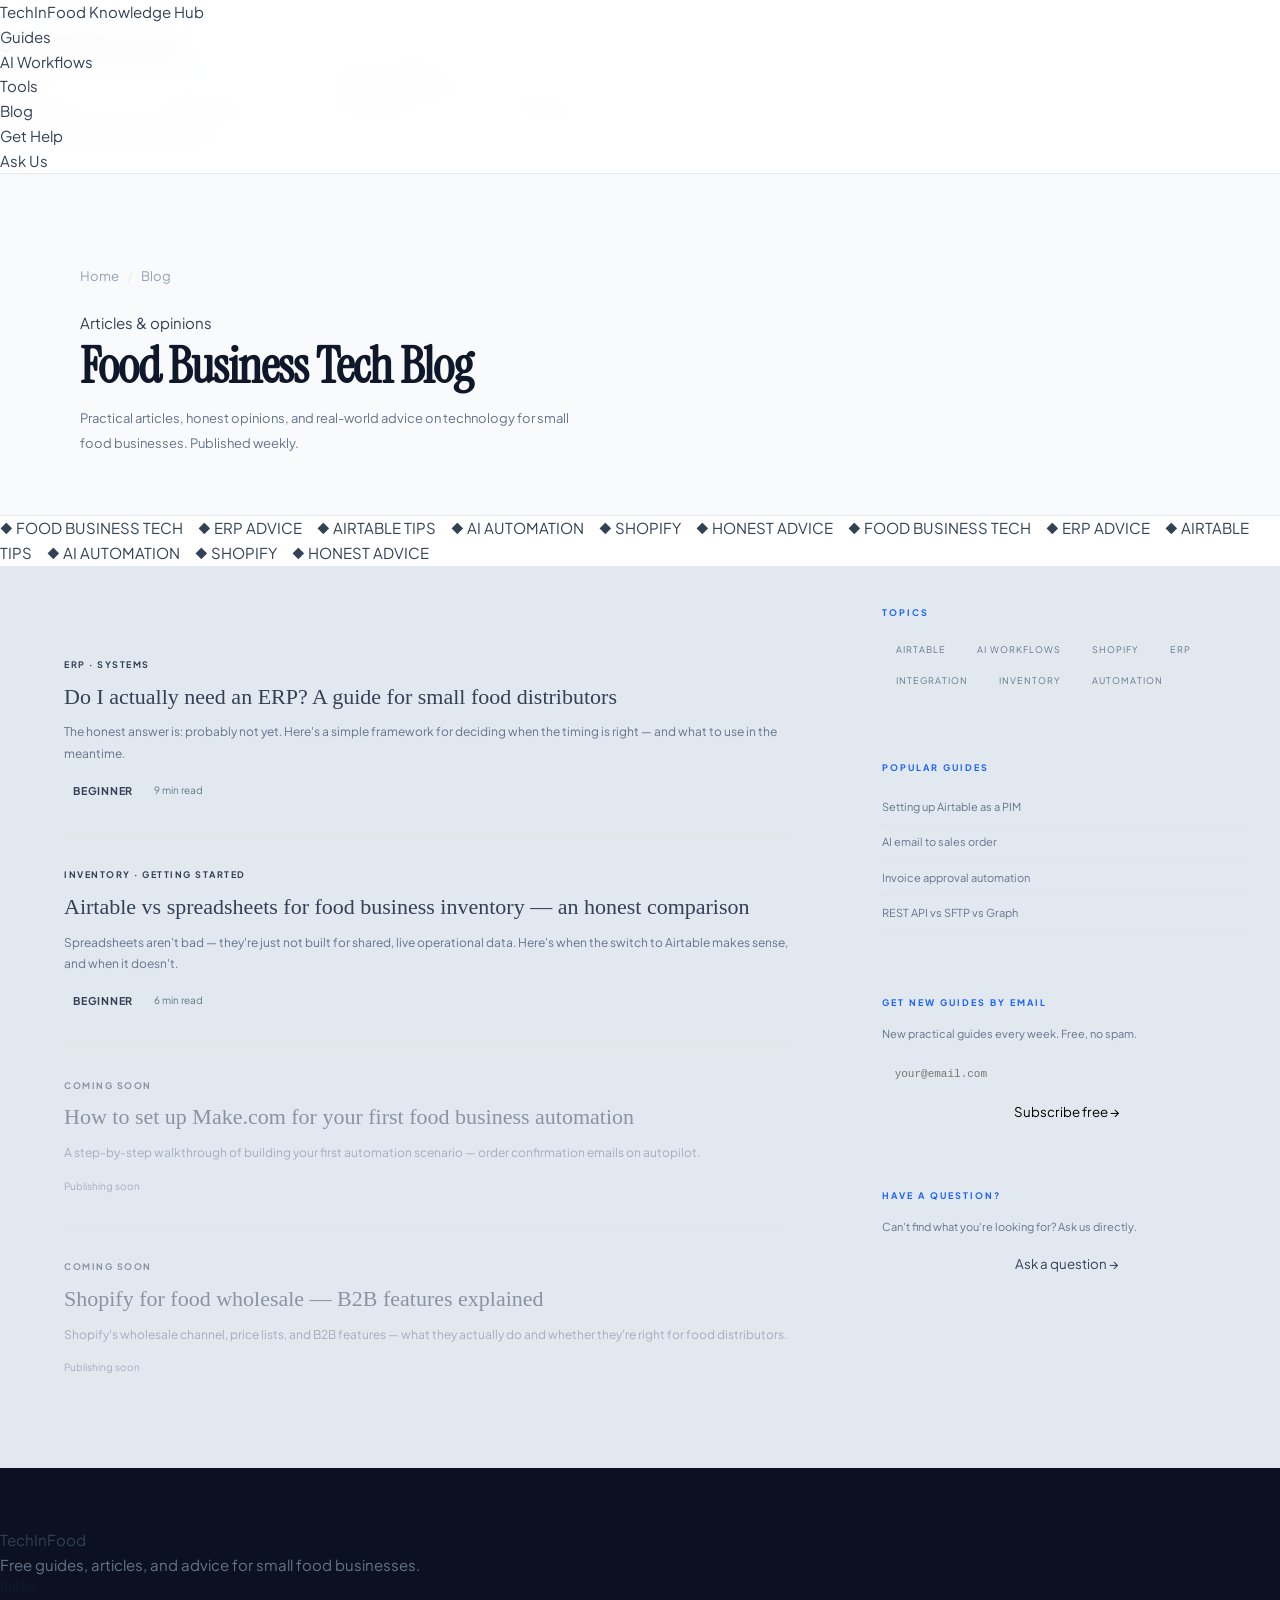
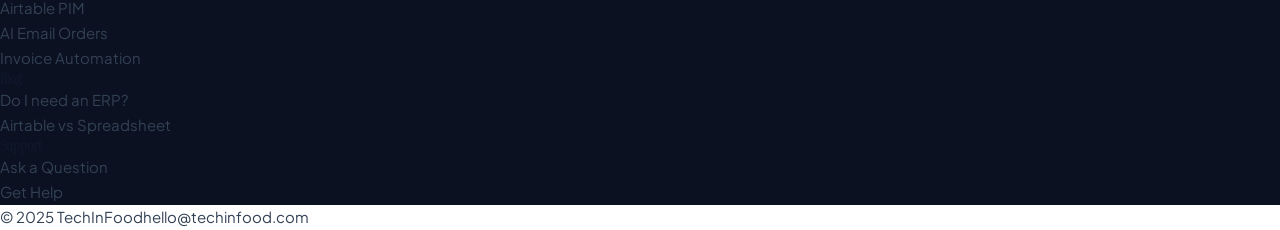
<file: blog/index.html>
<!DOCTYPE html>
<html lang="en">
<head>
<meta charset="UTF-8">
<meta name="viewport" content="width=device-width, initial-scale=1.0">
<title>Blog — Food Business Technology | TechInFood</title>
<meta name="description" content="Practical articles on technology for small food businesses. ERP decisions, Airtable vs spreadsheets, AI automation, and more. Free to read.">
<link rel="canonical" href="https://www.techinfood.com/blog/">
<link href="https://fonts.googleapis.com/css2?family=Plus+Jakarta+Sans:wght@400;500;600;700;800&family=Instrument+Serif:ital@0;1&display=swap" rel="stylesheet">
<link rel="stylesheet" href="../assets/style.css">
<style>
  .page-hero { padding: 120px 80px 60px; background: var(--surface); border-bottom: 1px solid var(--border); }
  .blog-grid { display: grid; grid-template-columns: 2fr 1fr; gap: 1px; background: var(--border); margin-top: 0; }
  .blog-main { background: var(--bg); padding: 60px 64px; display: flex; flex-direction: column; gap: 1px; }
  .blog-sidebar { background: var(--panel); padding: 40px 28px; }
  .post-card { background: var(--bg); padding: 32px 0; border-bottom: 1px solid rgba(232,164,34,0.07); text-decoration: none; display: block; transition: padding-left 0.2s; color: inherit; }
  .post-card:hover { padding-left: 8px; }
  .post-card:last-child { border-bottom: none; }
  .post-cat { font-size: 9px; letter-spacing: 1.5px; text-transform: uppercase; color: var(--amber-dim); margin-bottom: 10px; }
  .post-title { font-family: 'Fraunces', serif; font-size: 22px; color: var(--cream); margin-bottom: 10px; line-height: 1.3; }
  .post-excerpt { font-size: 12px; color: var(--muted); line-height: 1.8; margin-bottom: 14px; }
  .post-meta { display: flex; gap: 12px; align-items: center; }
  .sidebar-label { font-size: 9px; letter-spacing: 2px; text-transform: uppercase; color: var(--blue); margin-bottom: 14px; }
  .sidebar-section { margin-bottom: 32px; padding-bottom: 32px; border-bottom: 1px solid var(--border); }
  .sidebar-section:last-child { border-bottom: none; margin-bottom: 0; }
  .sidebar-link { display: block; font-size: 11px; color: var(--muted); padding: 8px 0; border-bottom: 1px solid rgba(232,164,34,0.04); text-decoration: none; transition: color 0.2s, padding-left 0.2s; }
  .sidebar-link:hover { color: var(--amber); padding-left: 4px; }
  .topic-tag { font-size: 9px; letter-spacing: 1px; text-transform: uppercase; border: 1px solid var(--border); color: var(--muted); padding: 4px 10px; display: inline-block; margin: 3px; transition: all 0.2s; text-decoration: none; }
  .topic-tag:hover { border-color: var(--amber); color: var(--amber); }
  @media(max-width:900px){ .page-hero{padding:100px 24px 40px;} .blog-grid{grid-template-columns:1fr;} .blog-main{padding:40px 24px;} .blog-sidebar{padding:32px 24px;} }
</style>
</head>
<body>

<div class="modal-overlay" id="modal">
  <div class="modal" id="modal-inner">
    <button class="modal-close" onclick="closeModal()">✕</button>
    <div class="section-label" style="margin-bottom:10px;">Ask us anything</div>
    <h3>Send us your question</h3>
    <p>We reply to every question personally — no bots, no templates.</p>
    <div class="modal-form">
      <input type="text" placeholder="Your name" /><input type="email" placeholder="Your email" />
      <textarea placeholder="What would you like to know?"></textarea>
      <button class="modal-submit" onclick="submitForm()">Send →</button>
      <div class="modal-note">We reply within 1 business day</div>
    </div>
  </div>
</div>

<nav>
  <a href="/" class="logo">Tech<span>In</span>Food <span class="logo-badge">Knowledge Hub</span></a>
  <ul>
    <li><a href="/guides/">Guides</a></li>
    <li><a href="/#ai-docs">AI Workflows</a></li>
    <li><a href="/#tools">Tools</a></li>
    <li><a href="/blog/" class="active">Blog</a></li>
    <li><a href="/#ask-us">Get Help</a></li>
    <li><a href="#" onclick="openModal()" class="nav-cta">Ask Us</a></li>
  </ul>
</nav>

<div class="page-hero">
  <div class="breadcrumb"><a href="/">Home</a><span>/</span> Blog</div>
  <div class="section-label">Articles &amp; opinions</div>
  <h2 style="font-size:clamp(30px,4vw,52px);letter-spacing:-1px;">Food Business Tech Blog</h2>
  <p style="color:var(--muted);font-size:13px;max-width:520px;margin-top:10px;line-height:1.9;">Practical articles, honest opinions, and real-world advice on technology for small food businesses. Published weekly.</p>
</div>

<div class="ticker"><div class="ticker-inner">◆ FOOD BUSINESS TECH &nbsp;&nbsp;&nbsp; ◆ ERP ADVICE &nbsp;&nbsp;&nbsp; ◆ AIRTABLE TIPS &nbsp;&nbsp;&nbsp; ◆ AI AUTOMATION &nbsp;&nbsp;&nbsp; ◆ SHOPIFY &nbsp;&nbsp;&nbsp; ◆ HONEST ADVICE &nbsp;&nbsp;&nbsp; ◆ FOOD BUSINESS TECH &nbsp;&nbsp;&nbsp; ◆ ERP ADVICE &nbsp;&nbsp;&nbsp; ◆ AIRTABLE TIPS &nbsp;&nbsp;&nbsp; ◆ AI AUTOMATION &nbsp;&nbsp;&nbsp; ◆ SHOPIFY &nbsp;&nbsp;&nbsp; ◆ HONEST ADVICE &nbsp;&nbsp;&nbsp;</div></div>

<div class="blog-grid">
  <div class="blog-main">
    <a href="/blog/do-i-need-an-erp.html" class="post-card reveal">
      <div class="post-cat">ERP · Systems</div>
      <div class="post-title">Do I actually need an ERP? A guide for small food distributors</div>
      <div class="post-excerpt">The honest answer is: probably not yet. Here's a simple framework for deciding when the timing is right — and what to use in the meantime.</div>
      <div class="post-meta"><span class="badge badge-beginner">Beginner</span><span style="font-size:10px;color:var(--muted);">9 min read</span></div>
    </a>
    <a href="/blog/airtable-vs-spreadsheet.html" class="post-card reveal">
      <div class="post-cat">Inventory · Getting started</div>
      <div class="post-title">Airtable vs spreadsheets for food business inventory — an honest comparison</div>
      <div class="post-excerpt">Spreadsheets aren't bad — they're just not built for shared, live operational data. Here's when the switch to Airtable makes sense, and when it doesn't.</div>
      <div class="post-meta"><span class="badge badge-beginner">Beginner</span><span style="font-size:10px;color:var(--muted);">6 min read</span></div>
    </a>
    <div class="post-card reveal" style="cursor:default;opacity:0.5;">
      <div class="post-cat">Coming soon</div>
      <div class="post-title">How to set up Make.com for your first food business automation</div>
      <div class="post-excerpt">A step-by-step walkthrough of building your first automation scenario — order confirmation emails on autopilot.</div>
      <div class="post-meta"><span style="font-size:10px;color:var(--muted);">Publishing soon</span></div>
    </div>
    <div class="post-card reveal" style="cursor:default;opacity:0.5;">
      <div class="post-cat">Coming soon</div>
      <div class="post-title">Shopify for food wholesale — B2B features explained</div>
      <div class="post-excerpt">Shopify's wholesale channel, price lists, and B2B features — what they actually do and whether they're right for food distributors.</div>
      <div class="post-meta"><span style="font-size:10px;color:var(--muted);">Publishing soon</span></div>
    </div>
  </div>

  <div class="blog-sidebar">
    <div class="sidebar-section">
      <div class="sidebar-label">Topics</div>
      <a href="/guides/airtable-pim.html" class="topic-tag">Airtable</a>
      <a href="/guides/ai-email-to-sales-order.html" class="topic-tag">AI Workflows</a>
      <a href="#" class="topic-tag">Shopify</a>
      <a href="#" class="topic-tag">ERP</a>
      <a href="/guides/rest-api-sftp-graph.html" class="topic-tag">Integration</a>
      <a href="#" class="topic-tag">Inventory</a>
      <a href="#" class="topic-tag">Automation</a>
    </div>
    <div class="sidebar-section">
      <div class="sidebar-label">Popular guides</div>
      <a href="/guides/airtable-pim.html" class="sidebar-link">Setting up Airtable as a PIM</a>
      <a href="/guides/ai-email-to-sales-order.html" class="sidebar-link">AI email to sales order</a>
      <a href="/guides/invoice-approval-automation.html" class="sidebar-link">Invoice approval automation</a>
      <a href="/guides/rest-api-sftp-graph.html" class="sidebar-link">REST API vs SFTP vs Graph</a>
    </div>
    <div class="sidebar-section">
      <div class="sidebar-label">Get new guides by email</div>
      <p style="font-size:11px;color:var(--muted);line-height:1.7;margin-bottom:14px;">New practical guides every week. Free, no spam.</p>
      <input type="email" id="blog-email" placeholder="your@email.com" style="width:100%;background:var(--bg);border:1px solid var(--border);padding:10px 12px;font-family:'DM Mono',monospace;font-size:11px;color:var(--text);outline:none;margin-bottom:8px;">
      <button class="btn-primary" style="width:100%;" onclick="blogSubscribe()">Subscribe free →</button>
    </div>
    <div class="sidebar-section">
      <div class="sidebar-label">Have a question?</div>
      <p style="font-size:11px;color:var(--muted);line-height:1.7;margin-bottom:14px;">Can't find what you're looking for? Ask us directly.</p>
      <button class="btn-outline" style="width:100%;" onclick="openModal()">Ask a question →</button>
    </div>
  </div>
</div>

<footer>
  <div><a href="/" class="logo">Tech<span>In</span>Food</a><p class="footer-desc">Free guides, articles, and advice for small food businesses.</p></div>
  <div class="footer-col"><h4>Guides</h4><ul><li><a href="/guides/airtable-pim.html">Airtable PIM</a></li><li><a href="/guides/ai-email-to-sales-order.html">AI Email Orders</a></li><li><a href="/guides/invoice-approval-automation.html">Invoice Automation</a></li></ul></div>
  <div class="footer-col"><h4>Blog</h4><ul><li><a href="/blog/do-i-need-an-erp.html">Do I need an ERP?</a></li><li><a href="/blog/airtable-vs-spreadsheet.html">Airtable vs Spreadsheet</a></li></ul></div>
  <div class="footer-col"><h4>Support</h4><ul><li><a onclick="openModal()">Ask a Question</a></li><li><a href="/#ask-us">Get Help</a></li></ul></div>
</footer>
<div class="footer-bottom"><span>© 2025 TechInFood</span><span>hello@techinfood.com</span></div>
<script src="../assets/nav.js"></script>
<script>
function blogSubscribe() {
  const el = document.getElementById('blog-email');
  if(el && el.value){ el.value=''; el.placeholder='✓ Subscribed!'; }
}
</script>
</body>
</html>
</file>
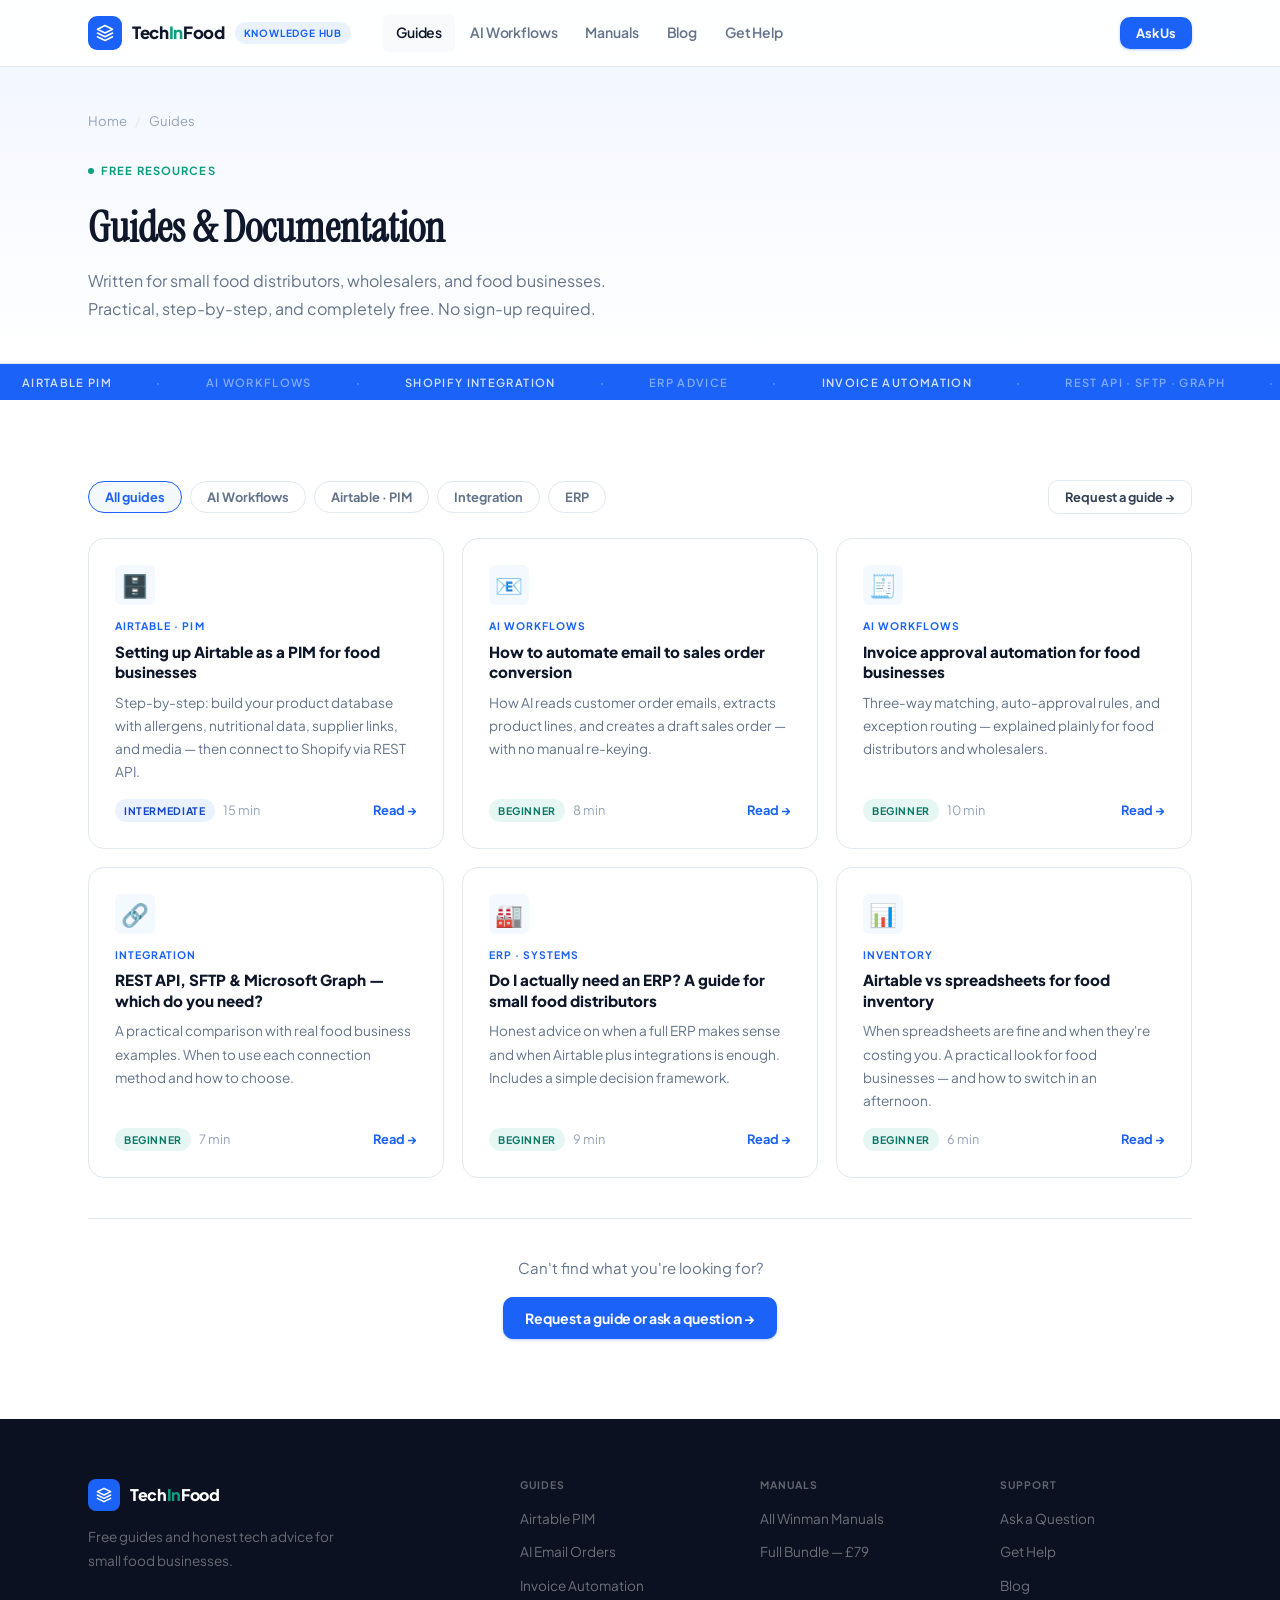
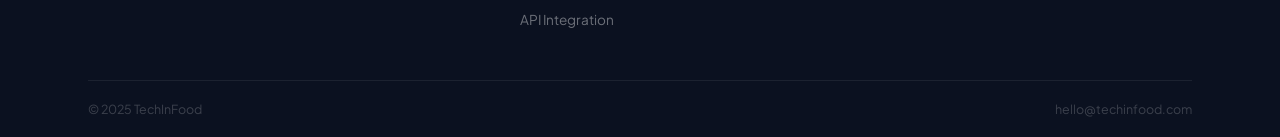
<file: guides/index.html>
<!DOCTYPE html>
<html lang="en">
<head>
<meta charset="UTF-8">
<meta name="viewport" content="width=device-width, initial-scale=1.0">
<title>Free Guides for Food Businesses | TechInFood</title>
<meta name="description" content="Free, plain-English guides on technology for small food distributors, wholesalers, and food businesses. Airtable PIM, AI workflows, ERP, Shopify, API integration.">
<link rel="canonical" href="https://www.techinfood.com/guides/">
<link href="https://fonts.googleapis.com/css2?family=Plus+Jakarta+Sans:wght@400;500;600;700;800&family=Instrument+Serif:ital@0;1&display=swap" rel="stylesheet">
<link rel="stylesheet" href="../assets/style.css">
<style>
  .guides-grid { display:grid; grid-template-columns:repeat(3,1fr); gap:18px; }
  .filter-bar { display:flex; gap:8px; flex-wrap:wrap; margin-bottom:32px; }
  .filter-btn { font-size:.8rem; font-weight:700; padding:7px 16px; border:1.5px solid var(--border); border-radius:20px; color:var(--muted); background:none; cursor:pointer; transition:all .15s; font-family:'Plus Jakarta Sans',sans-serif; }
  .filter-btn:hover, .filter-btn.active { border-color:var(--blue); color:var(--blue); background:var(--blue-faint); }
  @media(max-width:900px){ .guides-grid{grid-template-columns:1fr;} .sec{padding:56px 0;} }
</style>
</head>
<body>

<div class="modal-ov" id="modal">
  <div class="modal-box" id="modal-inner">
    <button class="modal-close" onclick="closeModal()">✕</button>
    <div class="modal-eye">Ask us anything</div>
    <h3>Send your question</h3>
    <p>Can't find the answer? We reply to every question personally.</p>
    <div class="mform">
      <input type="text" placeholder="Your name" /><input type="email" placeholder="Your email" />
      <select><option disabled selected>Topic</option><option>Airtable PIM</option><option>AI Workflows</option><option>Shopify Integration</option><option>ERP Advice</option><option>API Integration</option><option>General advice</option></select>
      <textarea placeholder="Your question…"></textarea>
      <button class="mform-submit" onclick="submitForm()">Send →</button>
      <div class="mform-note">We reply within 1 business day</div>
    </div>
  </div>
</div>

<nav>
  <div class="nav-inner">
    <a href="/" class="nav-logo">
      <div class="nav-logo-icon"><svg viewBox="0 0 24 24"><path d="M12 2L2 7l10 5 10-5-10-5zM2 17l10 5 10-5M2 12l10 5 10-5"/></svg></div>
      <span class="nav-logo-text">Tech<span>In</span>Food</span>
      <span class="nav-pill">Knowledge Hub</span>
    </a>
    <div class="nav-links">
      <a href="/guides/" class="active">Guides</a>
      <a href="/#ai">AI Workflows</a>
      <a href="/manuals/">Manuals</a>
      <a href="/blog/">Blog</a>
      <a href="/#ask">Get Help</a>
    </div>
    <div class="nav-actions">
      <button class="btn btn-blue btn-sm" onclick="openModal()">Ask Us</button>
    </div>
  </div>
</nav>

<div class="page-hero">
  <div class="wrap">
    <div class="breadcrumb"><a href="/">Home</a><span>/</span>Guides</div>
    <div class="eyebrow teal"><span class="eyebrow-dot"></span>Free resources</div>
    <h1>Guides &amp; Documentation</h1>
    <p style="max-width:540px;font-size:1rem;">Written for small food distributors, wholesalers, and food businesses. Practical, step-by-step, and completely free. No sign-up required.</p>
  </div>
</div>

<div class="ticker-wrap"><div class="ticker-track">
  <span class="ticker-item accent">Airtable PIM</span><span class="ticker-item">·</span><span class="ticker-item">AI Workflows</span><span class="ticker-item">·</span><span class="ticker-item accent">Shopify Integration</span><span class="ticker-item">·</span><span class="ticker-item">ERP Advice</span><span class="ticker-item">·</span><span class="ticker-item accent">Invoice Automation</span><span class="ticker-item">·</span><span class="ticker-item">REST API · SFTP · Graph</span><span class="ticker-item">·</span>
  <span class="ticker-item accent">Airtable PIM</span><span class="ticker-item">·</span><span class="ticker-item">AI Workflows</span><span class="ticker-item">·</span><span class="ticker-item accent">Shopify Integration</span><span class="ticker-item">·</span><span class="ticker-item">ERP Advice</span><span class="ticker-item">·</span><span class="ticker-item accent">Invoice Automation</span><span class="ticker-item">·</span><span class="ticker-item">REST API · SFTP · Graph</span><span class="ticker-item">·</span>
</div></div>

<section class="sec">
  <div class="wrap">
    <div style="display:flex;justify-content:space-between;align-items:center;margin-bottom:24px;" class="rev">
      <div class="filter-bar" style="margin-bottom:0;">
        <button class="filter-btn active">All guides</button>
        <button class="filter-btn">AI Workflows</button>
        <button class="filter-btn">Airtable · PIM</button>
        <button class="filter-btn">Integration</button>
        <button class="filter-btn">ERP</button>
      </div>
      <button class="btn btn-outline btn-sm" onclick="openModal()">Request a guide →</button>
    </div>
    <div class="guides-grid">
      <a href="/guides/airtable-pim.html" class="guide-card rev"><div class="gc-icon">🗄️</div><div class="gc-tag">Airtable · PIM</div><div class="gc-title">Setting up Airtable as a PIM for food businesses</div><p class="gc-desc">Step-by-step: build your product database with allergens, nutritional data, supplier links, and media — then connect to Shopify via REST API.</p><div class="gc-footer"><span class="gc-level gl-i">Intermediate</span><span class="gc-time">15 min</span><span class="gc-link">Read →</span></div></a>
      <a href="/guides/ai-email-to-sales-order.html" class="guide-card rev"><div class="gc-icon">📧</div><div class="gc-tag">AI Workflows</div><div class="gc-title">How to automate email to sales order conversion</div><p class="gc-desc">How AI reads customer order emails, extracts product lines, and creates a draft sales order — with no manual re-keying.</p><div class="gc-footer"><span class="gc-level gl-b">Beginner</span><span class="gc-time">8 min</span><span class="gc-link">Read →</span></div></a>
      <a href="/guides/invoice-approval-automation.html" class="guide-card rev"><div class="gc-icon">🧾</div><div class="gc-tag">AI Workflows</div><div class="gc-title">Invoice approval automation for food businesses</div><p class="gc-desc">Three-way matching, auto-approval rules, and exception routing — explained plainly for food distributors and wholesalers.</p><div class="gc-footer"><span class="gc-level gl-b">Beginner</span><span class="gc-time">10 min</span><span class="gc-link">Read →</span></div></a>
      <a href="/guides/rest-api-sftp-graph.html" class="guide-card rev"><div class="gc-icon">🔗</div><div class="gc-tag">Integration</div><div class="gc-title">REST API, SFTP &amp; Microsoft Graph — which do you need?</div><p class="gc-desc">A practical comparison with real food business examples. When to use each connection method and how to choose.</p><div class="gc-footer"><span class="gc-level gl-b">Beginner</span><span class="gc-time">7 min</span><span class="gc-link">Read →</span></div></a>
      <a href="/blog/posts/do-i-need-an-erp.html" class="guide-card rev"><div class="gc-icon">🏭</div><div class="gc-tag">ERP · Systems</div><div class="gc-title">Do I actually need an ERP? A guide for small food distributors</div><p class="gc-desc">Honest advice on when a full ERP makes sense and when Airtable plus integrations is enough. Includes a simple decision framework.</p><div class="gc-footer"><span class="gc-level gl-b">Beginner</span><span class="gc-time">9 min</span><span class="gc-link">Read →</span></div></a>
      <a href="/blog/posts/airtable-vs-spreadsheet.html" class="guide-card rev"><div class="gc-icon">📊</div><div class="gc-tag">Inventory</div><div class="gc-title">Airtable vs spreadsheets for food inventory</div><p class="gc-desc">When spreadsheets are fine and when they're costing you. A practical look for food businesses — and how to switch in an afternoon.</p><div class="gc-footer"><span class="gc-level gl-b">Beginner</span><span class="gc-time">6 min</span><span class="gc-link">Read →</span></div></a>
    </div>
    <div style="text-align:center;margin-top:40px;padding-top:36px;border-top:1px solid var(--border);" class="rev">
      <p style="margin-bottom:16px;">Can't find what you're looking for?</p>
      <button class="btn btn-blue" onclick="openModal()">Request a guide or ask a question →</button>
    </div>
  </div>
</section>

<footer><div class="wrap">
  <div class="footer-grid">
    <div><div class="f-logo"><div class="f-logo-icon"><svg viewBox="0 0 24 24"><path d="M12 2L2 7l10 5 10-5-10-5zM2 17l10 5 10-5M2 12l10 5 10-5"/></svg></div><span class="f-logo-text">Tech<span>In</span>Food</span></div><p class="f-desc">Free guides and honest tech advice for small food businesses.</p></div>
    <div class="f-col"><h4>Guides</h4><ul><li><a href="/guides/airtable-pim.html">Airtable PIM</a></li><li><a href="/guides/ai-email-to-sales-order.html">AI Email Orders</a></li><li><a href="/guides/invoice-approval-automation.html">Invoice Automation</a></li><li><a href="/guides/rest-api-sftp-graph.html">API Integration</a></li></ul></div>
    <div class="f-col"><h4>Manuals</h4><ul><li><a href="/manuals/">All Winman Manuals</a></li><li><a href="/manuals/">Full Bundle — £79</a></li></ul></div>
    <div class="f-col"><h4>Support</h4><ul><li><a onclick="openModal()">Ask a Question</a></li><li><a href="/#ask">Get Help</a></li><li><a href="/blog/">Blog</a></li></ul></div>
  </div>
  <div class="f-bottom"><span>© 2025 TechInFood</span><span>hello@techinfood.com</span></div>
</div></footer>
<script src="../assets/nav.js"></script>
</body></html>
</file>
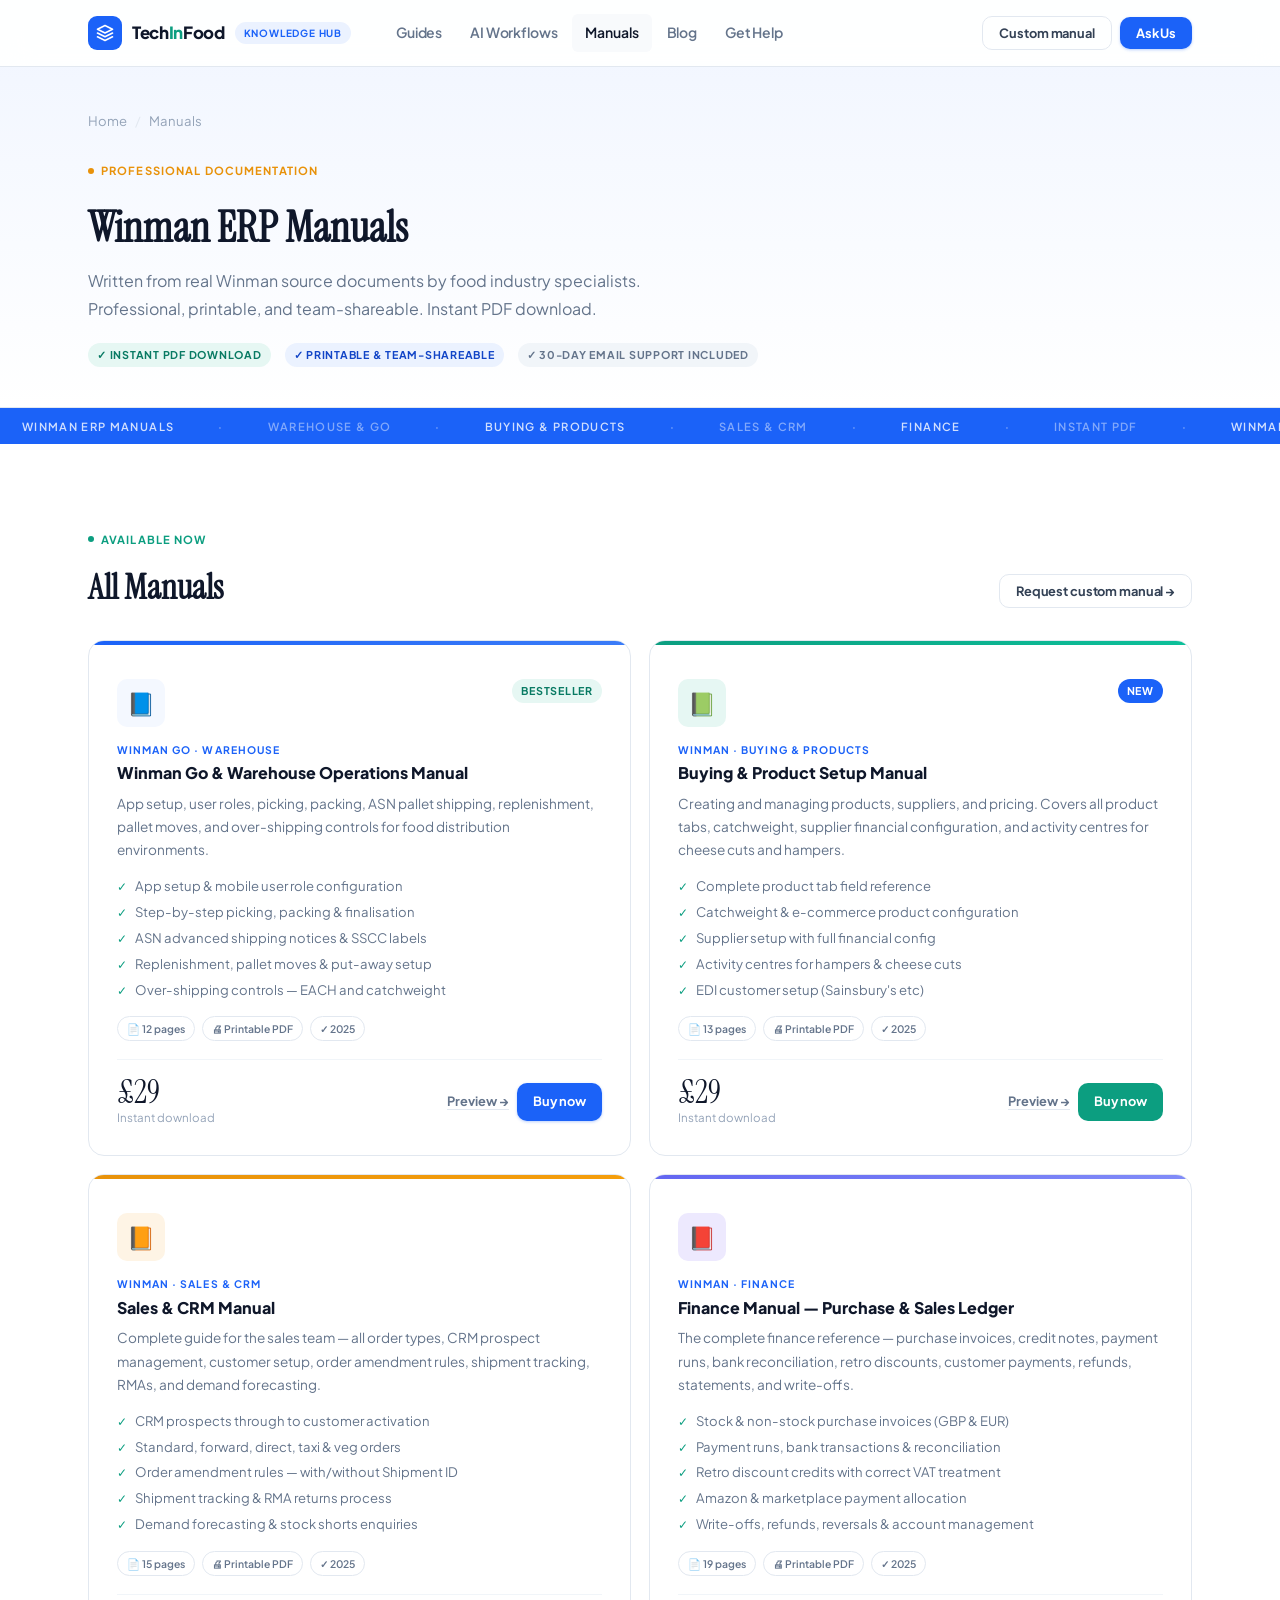
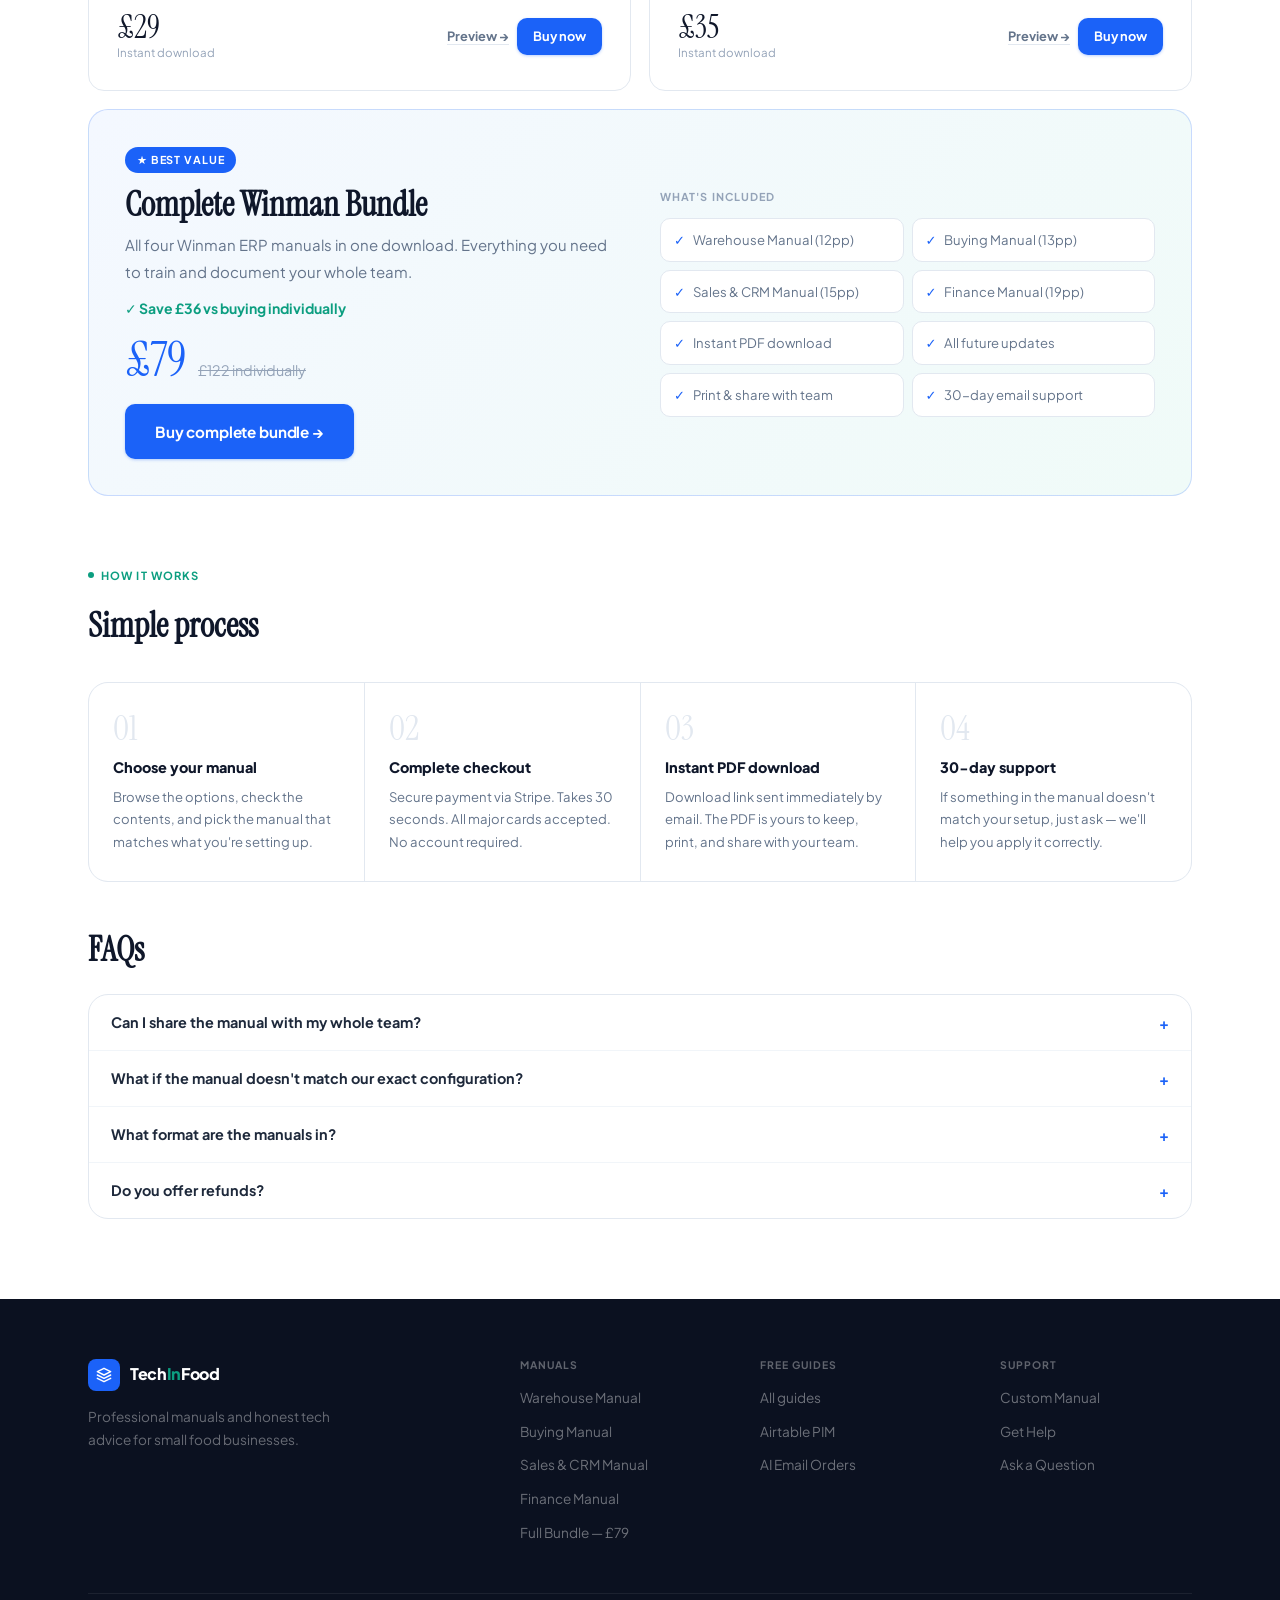
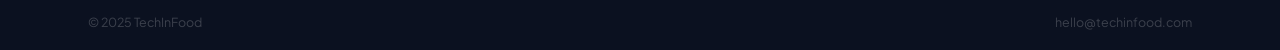
<file: manuals/index.html>
<!DOCTYPE html>
<html lang="en">
<head>
<meta charset="UTF-8">
<meta name="viewport" content="width=device-width, initial-scale=1.0">
<title>Winman ERP Manuals — Professional PDF Documentation | TechInFood</title>
<meta name="description" content="Professional Winman ERP manuals for food businesses. Warehouse & Go, Buying & Product Setup, Sales & CRM, Finance. Instant PDF download, written by food industry specialists.">
<link rel="canonical" href="https://www.techinfood.com/manuals/">
<link href="https://fonts.googleapis.com/css2?family=Plus+Jakarta+Sans:wght@400;500;600;700;800&family=Instrument+Serif:ital@0;1&display=swap" rel="stylesheet">
<link rel="stylesheet" href="../assets/style.css">
<style>
  .manuals-grid { display:grid; grid-template-columns:repeat(2,1fr); gap:18px; }
  .manual-card { background:var(--white); border:1.5px solid var(--border); border-radius:var(--r-lg); padding:28px; display:flex; flex-direction:column; transition:all .2s; position:relative; overflow:hidden; }
  .manual-card:hover { border-color:var(--blue); box-shadow:var(--shadow); transform:translateY(-2px); }
  .mc-stripe { position:absolute; top:0; left:0; right:0; height:4px; }
  .ms-blue   { background:linear-gradient(90deg,var(--blue),var(--blue-mid)); }
  .ms-teal   { background:linear-gradient(90deg,var(--teal),#0DC09A); }
  .ms-gold   { background:linear-gradient(90deg,var(--gold),#F59E0B); }
  .ms-indigo { background:linear-gradient(90deg,#6366F1,#818CF8); }
  .mc-top { display:flex; align-items:flex-start; justify-content:space-between; margin:10px 0 14px; }
  .mc-icon-wrap { width:48px; height:48px; border-radius:var(--r); background:var(--blue-faint); display:grid; place-items:center; font-size:1.4rem; }
  .mc-tag   { font-size:.65rem; font-weight:700; letter-spacing:.1em; text-transform:uppercase; color:var(--blue); margin-bottom:5px; font-family:'Plus Jakarta Sans',sans-serif; }
  .mc-title { font-size:1rem; font-weight:800; color:var(--ink); margin-bottom:8px; line-height:1.3; font-family:'Plus Jakarta Sans',sans-serif; }
  .mc-desc  { font-size:.85rem; color:var(--muted); line-height:1.7; flex:1; margin-bottom:14px; }
  .mc-includes { display:flex; flex-direction:column; gap:4px; margin-bottom:16px; }
  .mc-item { font-size:.82rem; color:var(--muted); display:flex; gap:8px; align-items:flex-start; }
  .mc-item::before { content:'✓'; color:var(--teal); font-weight:800; flex-shrink:0; font-size:.75rem; margin-top:2px; }
  .mc-meta-row { display:flex; gap:7px; flex-wrap:wrap; margin-bottom:18px; }
  .mc-meta-tag { font-size:.65rem; font-weight:600; border:1px solid var(--border); color:var(--muted); padding:3px 9px; border-radius:20px; font-family:'Plus Jakarta Sans',sans-serif; }
  .mc-footer { border-top:1px solid var(--border-soft); padding-top:16px; display:flex; align-items:center; justify-content:space-between; gap:12px; margin-top:auto; }
  .mc-price { font-family:'Instrument Serif',serif; font-size:2rem; color:var(--ink); line-height:1; }
  .mc-price-note { font-size:.72rem; color:var(--light); }
  .mc-btns { display:flex; align-items:center; gap:8px; }
  .btn-prev { font-size:.8rem; font-weight:700; color:var(--muted); border-bottom:1.5px solid var(--border); cursor:pointer; transition:all .15s; background:none; border-top:none; border-left:none; border-right:none; font-family:'Plus Jakarta Sans',sans-serif; }
  .btn-prev:hover { color:var(--blue); border-color:var(--blue); }
  .bundle-wrap { margin-top:18px; background:linear-gradient(135deg,var(--blue-faint) 0%,var(--teal-faint) 100%); border:1.5px solid rgba(27,98,248,.2); border-radius:var(--r-xl); padding:36px; display:grid; grid-template-columns:1fr 1fr; gap:40px; align-items:center; }
  .bundle-tag { display:inline-flex; align-items:center; gap:6px; background:var(--blue); color:white; font-size:.68rem; font-weight:700; letter-spacing:.08em; text-transform:uppercase; padding:4px 12px; border-radius:20px; margin-bottom:12px; font-family:'Plus Jakarta Sans',sans-serif; }
  .bundle-price { font-family:'Instrument Serif',serif; font-size:3rem; color:var(--blue); line-height:1; }
  .bundle-grid { display:grid; grid-template-columns:1fr 1fr; gap:8px; }
  .bundle-item { background:white; border:1px solid var(--border); border-radius:var(--r); padding:10px 13px; font-size:.82rem; color:var(--muted); display:flex; gap:8px; align-items:flex-start; }
  .bundle-item::before { content:'✓'; color:var(--blue); font-weight:800; flex-shrink:0; }
  .how-grid { display:grid; grid-template-columns:repeat(4,1fr); gap:1px; background:var(--border); border:1.5px solid var(--border); border-radius:var(--r-xl); overflow:hidden; margin-top:36px; }
  .how-step { background:var(--white); padding:28px 24px; }
  .how-num { font-family:'Instrument Serif',serif; font-size:2.2rem; color:var(--border); line-height:1; margin-bottom:10px; }
  .how-title { font-size:.9rem; font-weight:800; color:var(--ink); margin-bottom:6px; font-family:'Plus Jakarta Sans',sans-serif; }
  .how-desc { font-size:.82rem; color:var(--muted); line-height:1.7; }
  .faq-list { display:flex; flex-direction:column; gap:0; border:1.5px solid var(--border); border-radius:var(--r-xl); overflow:hidden; background:var(--white); }
  .faq-item { border-bottom:1px solid var(--border-soft); }
  .faq-item:last-child { border-bottom:none; }
  @media(max-width:900px){ .manuals-grid{grid-template-columns:1fr;} .bundle-wrap{grid-template-columns:1fr;} .bundle-grid{grid-template-columns:1fr;} .how-grid{grid-template-columns:1fr 1fr;} .sec{padding:56px 0;} }
</style>
</head>
<body>

<div class="modal-ov" id="modal">
  <div class="modal-box" id="modal-inner">
    <button class="modal-close" onclick="closeModal()">✕</button>
    <div class="modal-eye">Custom manual enquiry</div>
    <h3>Tell us what you need</h3>
    <p>We produce bespoke manuals from your existing materials. Tell us what you have.</p>
    <div class="mform">
      <input type="text" placeholder="Your name" /><input type="email" placeholder="Your email" /><input type="text" placeholder="Business name" />
      <select><option disabled selected>Manual type</option><option>Operational procedures</option><option>System / IT setup manual</option><option>Staff onboarding guide</option><option>Food safety &amp; compliance</option><option>Custom — I'll describe below</option></select>
      <textarea placeholder="Describe what you need…"></textarea>
      <button class="mform-submit" onclick="submitForm()">Send enquiry →</button>
      <div class="mform-note">We reply within 1 business day</div>
    </div>
  </div>
</div>

<nav>
  <div class="nav-inner">
    <a href="/" class="nav-logo">
      <div class="nav-logo-icon"><svg viewBox="0 0 24 24"><path d="M12 2L2 7l10 5 10-5-10-5zM2 17l10 5 10-5M2 12l10 5 10-5"/></svg></div>
      <span class="nav-logo-text">Tech<span>In</span>Food</span>
      <span class="nav-pill">Knowledge Hub</span>
    </a>
    <div class="nav-links">
      <a href="/guides/">Guides</a>
      <a href="/#ai">AI Workflows</a>
      <a href="/manuals/" class="active">Manuals</a>
      <a href="/blog/">Blog</a>
      <a href="/#ask">Get Help</a>
    </div>
    <div class="nav-actions">
      <button class="btn btn-outline btn-sm" onclick="openModal()">Custom manual</button>
      <button class="btn btn-blue btn-sm" onclick="openModal()">Ask Us</button>
    </div>
  </div>
</nav>

<div class="page-hero">
  <div class="wrap">
    <div class="breadcrumb"><a href="/">Home</a><span>/</span>Manuals</div>
    <div class="eyebrow" style="color:var(--gold);"><span class="eyebrow-dot" style="background:var(--gold)"></span>Professional documentation</div>
    <h1>Winman ERP Manuals</h1>
    <p style="max-width:560px;font-size:1rem;margin-top:6px;">Written from real Winman source documents by food industry specialists. Professional, printable, and team-shareable. Instant PDF download.</p>
    <div style="display:flex;gap:14px;flex-wrap:wrap;margin-top:20px;">
      <span class="badge badge-teal">✓ Instant PDF download</span>
      <span class="badge badge-blue">✓ Printable &amp; team-shareable</span>
      <span class="badge badge-gray">✓ 30-day email support included</span>
    </div>
  </div>
</div>

<div class="ticker-wrap"><div class="ticker-track">
  <span class="ticker-item accent">Winman ERP Manuals</span><span class="ticker-item">·</span><span class="ticker-item">Warehouse &amp; Go</span><span class="ticker-item">·</span><span class="ticker-item accent">Buying &amp; Products</span><span class="ticker-item">·</span><span class="ticker-item">Sales &amp; CRM</span><span class="ticker-item">·</span><span class="ticker-item accent">Finance</span><span class="ticker-item">·</span><span class="ticker-item">Instant PDF</span><span class="ticker-item">·</span>
  <span class="ticker-item accent">Winman ERP Manuals</span><span class="ticker-item">·</span><span class="ticker-item">Warehouse &amp; Go</span><span class="ticker-item">·</span><span class="ticker-item accent">Buying &amp; Products</span><span class="ticker-item">·</span><span class="ticker-item">Sales &amp; CRM</span><span class="ticker-item">·</span><span class="ticker-item accent">Finance</span><span class="ticker-item">·</span><span class="ticker-item">Instant PDF</span><span class="ticker-item">·</span>
</div></div>

<section class="sec">
  <div class="wrap">
    <div style="display:flex;justify-content:space-between;align-items:flex-end;margin-bottom:32px;" class="rev">
      <div><div class="eyebrow teal"><span class="eyebrow-dot"></span>Available now</div><h2 style="margin-top:6px;">All Manuals</h2></div>
      <button class="btn btn-outline btn-sm" onclick="openModal()">Request custom manual →</button>
    </div>

    <div class="manuals-grid">
      <div class="manual-card rev">
        <div class="mc-stripe ms-blue"></div>
        <div class="mc-top"><div class="mc-icon-wrap">📘</div><span class="badge badge-teal">Bestseller</span></div>
        <div class="mc-tag">Winman Go · Warehouse</div>
        <div class="mc-title">Winman Go &amp; Warehouse Operations Manual</div>
        <p class="mc-desc">App setup, user roles, picking, packing, ASN pallet shipping, replenishment, pallet moves, and over-shipping controls for food distribution environments.</p>
        <div class="mc-includes">
          <div class="mc-item">App setup &amp; mobile user role configuration</div>
          <div class="mc-item">Step-by-step picking, packing &amp; finalisation</div>
          <div class="mc-item">ASN advanced shipping notices &amp; SSCC labels</div>
          <div class="mc-item">Replenishment, pallet moves &amp; put-away setup</div>
          <div class="mc-item">Over-shipping controls — EACH and catchweight</div>
        </div>
        <div class="mc-meta-row"><span class="mc-meta-tag">📄 12 pages</span><span class="mc-meta-tag">🖨 Printable PDF</span><span class="mc-meta-tag">✓ 2025</span></div>
        <div class="mc-footer">
          <div><div class="mc-price">£29</div><div class="mc-price-note">Instant download</div></div>
          <div class="mc-btns"><button class="btn-prev" onclick="openModal()">Preview →</button><a href="https://buy.stripe.com/placeholder" class="btn btn-blue btn-sm" target="_blank">Buy now</a></div>
        </div>
      </div>
      <div class="manual-card rev">
        <div class="mc-stripe ms-teal"></div>
        <div class="mc-top"><div class="mc-icon-wrap" style="background:var(--teal-light)">📗</div><span class="badge badge-new">New</span></div>
        <div class="mc-tag">Winman · Buying &amp; Products</div>
        <div class="mc-title">Buying &amp; Product Setup Manual</div>
        <p class="mc-desc">Creating and managing products, suppliers, and pricing. Covers all product tabs, catchweight, supplier financial configuration, and activity centres for cheese cuts and hampers.</p>
        <div class="mc-includes">
          <div class="mc-item">Complete product tab field reference</div>
          <div class="mc-item">Catchweight &amp; e-commerce product configuration</div>
          <div class="mc-item">Supplier setup with full financial config</div>
          <div class="mc-item">Activity centres for hampers &amp; cheese cuts</div>
          <div class="mc-item">EDI customer setup (Sainsbury's etc)</div>
        </div>
        <div class="mc-meta-row"><span class="mc-meta-tag">📄 13 pages</span><span class="mc-meta-tag">🖨 Printable PDF</span><span class="mc-meta-tag">✓ 2025</span></div>
        <div class="mc-footer">
          <div><div class="mc-price">£29</div><div class="mc-price-note">Instant download</div></div>
          <div class="mc-btns"><button class="btn-prev" onclick="openModal()">Preview →</button><a href="https://buy.stripe.com/placeholder" class="btn btn-teal btn-sm" target="_blank">Buy now</a></div>
        </div>
      </div>
      <div class="manual-card rev">
        <div class="mc-stripe ms-gold"></div>
        <div class="mc-top"><div class="mc-icon-wrap" style="background:var(--gold-light)">📙</div></div>
        <div class="mc-tag">Winman · Sales &amp; CRM</div>
        <div class="mc-title">Sales &amp; CRM Manual</div>
        <p class="mc-desc">Complete guide for the sales team — all order types, CRM prospect management, customer setup, order amendment rules, shipment tracking, RMAs, and demand forecasting.</p>
        <div class="mc-includes">
          <div class="mc-item">CRM prospects through to customer activation</div>
          <div class="mc-item">Standard, forward, direct, taxi &amp; veg orders</div>
          <div class="mc-item">Order amendment rules — with/without Shipment ID</div>
          <div class="mc-item">Shipment tracking &amp; RMA returns process</div>
          <div class="mc-item">Demand forecasting &amp; stock shorts enquiries</div>
        </div>
        <div class="mc-meta-row"><span class="mc-meta-tag">📄 15 pages</span><span class="mc-meta-tag">🖨 Printable PDF</span><span class="mc-meta-tag">✓ 2025</span></div>
        <div class="mc-footer">
          <div><div class="mc-price">£29</div><div class="mc-price-note">Instant download</div></div>
          <div class="mc-btns"><button class="btn-prev" onclick="openModal()">Preview →</button><a href="https://buy.stripe.com/placeholder" class="btn btn-blue btn-sm" target="_blank">Buy now</a></div>
        </div>
      </div>
      <div class="manual-card rev">
        <div class="mc-stripe ms-indigo"></div>
        <div class="mc-top"><div class="mc-icon-wrap" style="background:#EDE9FE">📕</div></div>
        <div class="mc-tag">Winman · Finance</div>
        <div class="mc-title">Finance Manual — Purchase &amp; Sales Ledger</div>
        <p class="mc-desc">The complete finance reference — purchase invoices, credit notes, payment runs, bank reconciliation, retro discounts, customer payments, refunds, statements, and write-offs.</p>
        <div class="mc-includes">
          <div class="mc-item">Stock &amp; non-stock purchase invoices (GBP &amp; EUR)</div>
          <div class="mc-item">Payment runs, bank transactions &amp; reconciliation</div>
          <div class="mc-item">Retro discount credits with correct VAT treatment</div>
          <div class="mc-item">Amazon &amp; marketplace payment allocation</div>
          <div class="mc-item">Write-offs, refunds, reversals &amp; account management</div>
        </div>
        <div class="mc-meta-row"><span class="mc-meta-tag">📄 19 pages</span><span class="mc-meta-tag">🖨 Printable PDF</span><span class="mc-meta-tag">✓ 2025</span></div>
        <div class="mc-footer">
          <div><div class="mc-price">£35</div><div class="mc-price-note">Instant download</div></div>
          <div class="mc-btns"><button class="btn-prev" onclick="openModal()">Preview →</button><a href="https://buy.stripe.com/placeholder" class="btn btn-blue btn-sm" target="_blank">Buy now</a></div>
        </div>
      </div>
    </div>

    <div class="bundle-wrap rev">
      <div>
        <div class="bundle-tag">★ Best value</div>
        <h2>Complete Winman Bundle</h2>
        <p style="color:var(--muted);margin:8px 0 12px;">All four Winman ERP manuals in one download. Everything you need to train and document your whole team.</p>
        <div style="font-size:.875rem;font-weight:700;color:var(--teal);margin-bottom:16px;">✓ Save £36 vs buying individually</div>
        <div style="display:flex;align-items:baseline;gap:12px;margin-bottom:4px;"><div class="bundle-price">£79</div><div style="color:var(--light);text-decoration:line-through;font-size:.9rem;">£122 individually</div></div>
        <a href="https://buy.stripe.com/placeholder-bundle" class="btn btn-blue btn-lg" style="margin-top:16px;" target="_blank">Buy complete bundle →</a>
      </div>
      <div>
        <div style="font-size:.68rem;font-weight:700;letter-spacing:.1em;text-transform:uppercase;color:var(--light);margin-bottom:12px;font-family:'Plus Jakarta Sans',sans-serif;">What's included</div>
        <div class="bundle-grid">
          <div class="bundle-item">Warehouse Manual (12pp)</div>
          <div class="bundle-item">Buying Manual (13pp)</div>
          <div class="bundle-item">Sales &amp; CRM Manual (15pp)</div>
          <div class="bundle-item">Finance Manual (19pp)</div>
          <div class="bundle-item">Instant PDF download</div>
          <div class="bundle-item">All future updates</div>
          <div class="bundle-item">Print &amp; share with team</div>
          <div class="bundle-item">30-day email support</div>
        </div>
      </div>
    </div>

    <div style="margin-top:64px;" class="rev">
      <div class="eyebrow teal"><span class="eyebrow-dot"></span>How it works</div>
      <h2 style="margin-top:8px;margin-bottom:4px;">Simple process</h2>
      <div class="how-grid">
        <div class="how-step"><div class="how-num">01</div><div class="how-title">Choose your manual</div><p class="how-desc">Browse the options, check the contents, and pick the manual that matches what you're setting up.</p></div>
        <div class="how-step"><div class="how-num">02</div><div class="how-title">Complete checkout</div><p class="how-desc">Secure payment via Stripe. Takes 30 seconds. All major cards accepted. No account required.</p></div>
        <div class="how-step"><div class="how-num">03</div><div class="how-title">Instant PDF download</div><p class="how-desc">Download link sent immediately by email. The PDF is yours to keep, print, and share with your team.</p></div>
        <div class="how-step"><div class="how-num">04</div><div class="how-title">30-day support</div><p class="how-desc">If something in the manual doesn't match your setup, just ask — we'll help you apply it correctly.</p></div>
      </div>
    </div>

    <div style="margin-top:48px;" class="rev">
      <div style="display:flex;justify-content:space-between;align-items:flex-end;margin-bottom:24px;"><h2>FAQs</h2></div>
      <div class="faq-list">
        <div class="faq-item"><button class="faq-q" onclick="faq(this)">Can I share the manual with my whole team?<span class="faq-ico">+</span></button><div class="faq-a">Yes. All manuals are licensed for use within your business. You can share the PDF with your team, print it, and use it as a reference. You cannot resell or distribute it publicly.</div></div>
        <div class="faq-item"><button class="faq-q" onclick="faq(this)">What if the manual doesn't match our exact configuration?<span class="faq-ico">+</span></button><div class="faq-a">The manuals cover the standard Winman configuration used in food distribution environments. Every purchase includes 30 days of email support — just ask and we'll help you apply the guidance to your specific setup. For a fully bespoke version, contact us for a custom quote.</div></div>
        <div class="faq-item"><button class="faq-q" onclick="faq(this)">What format are the manuals in?<span class="faq-ico">+</span></button><div class="faq-a">All manuals are professionally typeset PDFs, designed for screen reading or A4 printing. They include a table of contents, numbered steps, field reference tables, and warning callouts.</div></div>
        <div class="faq-item"><button class="faq-q" onclick="faq(this)">Do you offer refunds?<span class="faq-ico">+</span></button><div class="faq-a">If you're not satisfied, contact us within 7 days of purchase and we'll either resolve the issue or issue a full refund. No awkward questions.</div></div>
      </div>
    </div>
  </div>
</section>

<footer><div class="wrap">
  <div class="footer-grid">
    <div><div class="f-logo"><div class="f-logo-icon"><svg viewBox="0 0 24 24"><path d="M12 2L2 7l10 5 10-5-10-5zM2 17l10 5 10-5M2 12l10 5 10-5"/></svg></div><span class="f-logo-text">Tech<span>In</span>Food</span></div><p class="f-desc">Professional manuals and honest tech advice for small food businesses.</p></div>
    <div class="f-col"><h4>Manuals</h4><ul><li><a href="#manuals">Warehouse Manual</a></li><li><a href="#manuals">Buying Manual</a></li><li><a href="#manuals">Sales &amp; CRM Manual</a></li><li><a href="#manuals">Finance Manual</a></li><li><a href="#manuals">Full Bundle — £79</a></li></ul></div>
    <div class="f-col"><h4>Free Guides</h4><ul><li><a href="/guides/">All guides</a></li><li><a href="/guides/airtable-pim.html">Airtable PIM</a></li><li><a href="/guides/ai-email-to-sales-order.html">AI Email Orders</a></li></ul></div>
    <div class="f-col"><h4>Support</h4><ul><li><a onclick="openModal()">Custom Manual</a></li><li><a href="/#ask">Get Help</a></li><li><a onclick="openModal()">Ask a Question</a></li></ul></div>
  </div>
  <div class="f-bottom"><span>© 2025 TechInFood</span><span>hello@techinfood.com</span></div>
</div></footer>
<script src="../assets/nav.js"></script>
</body></html>
</file>
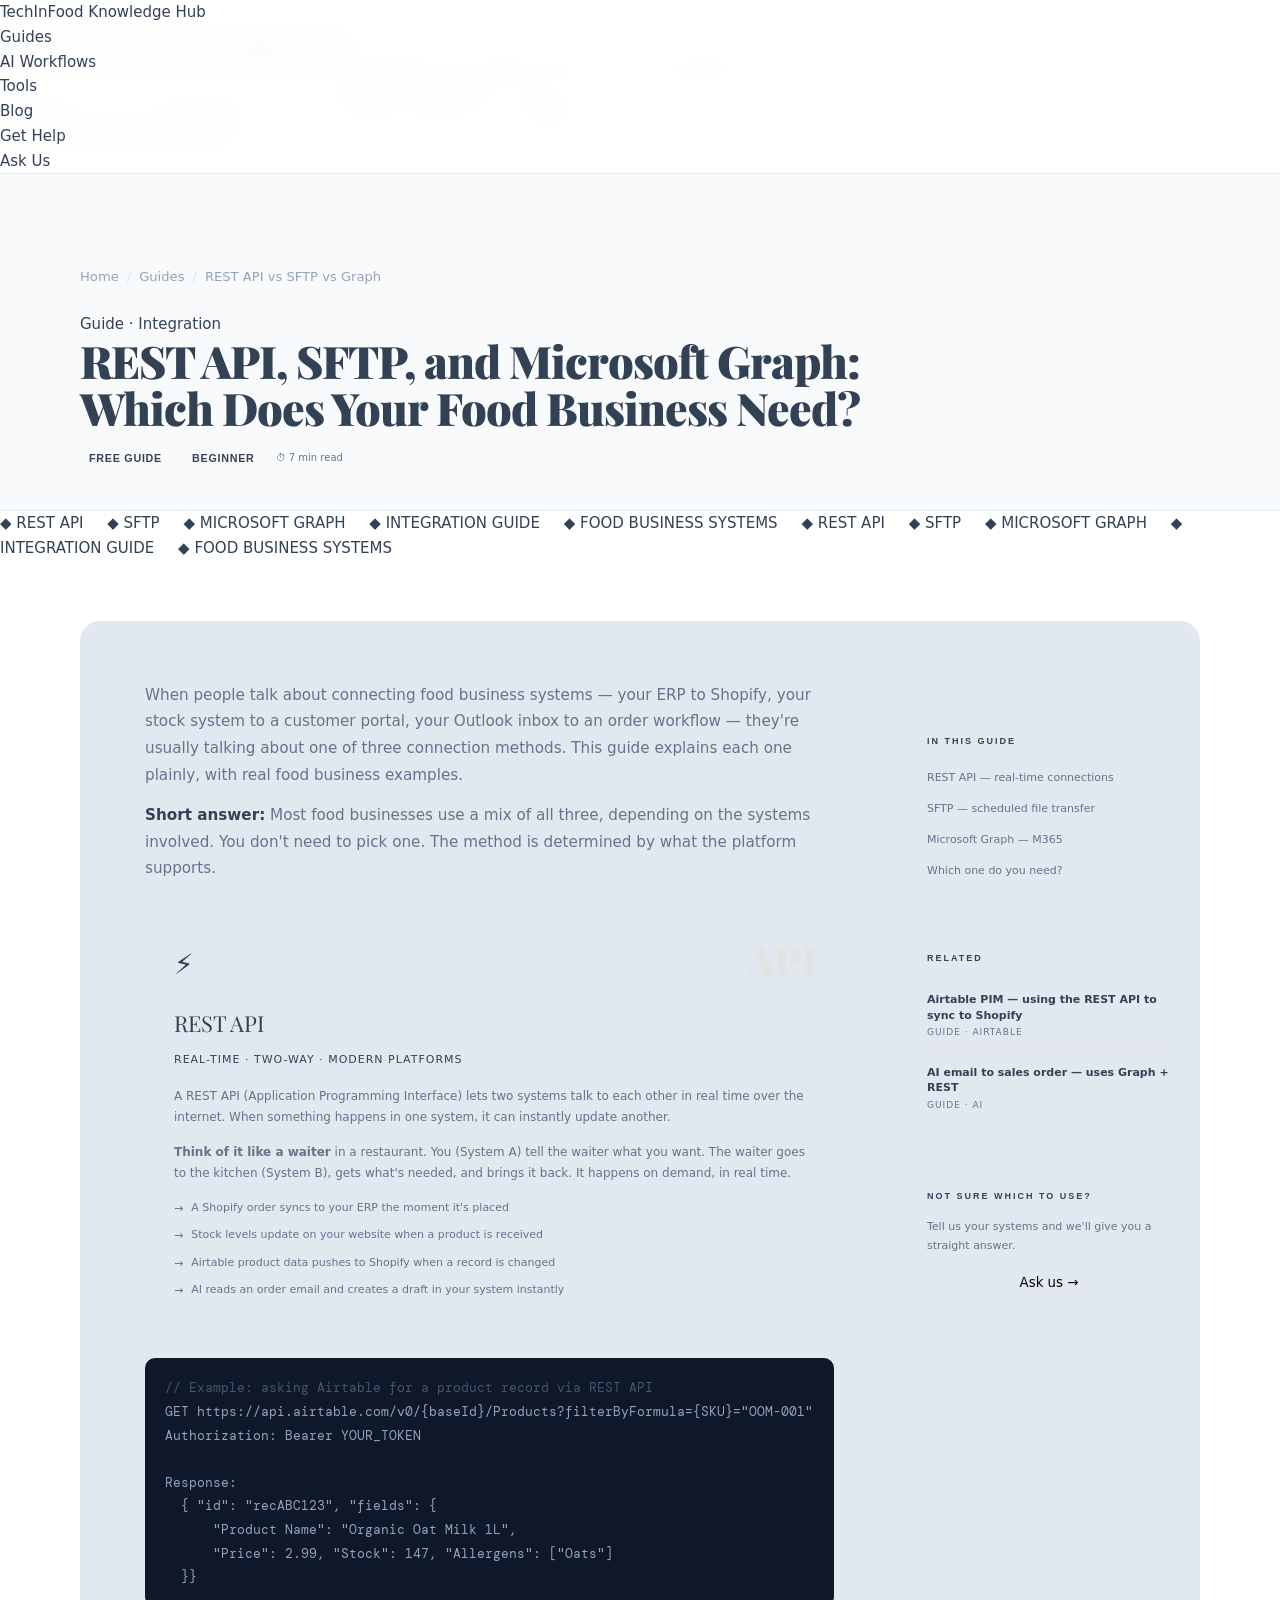
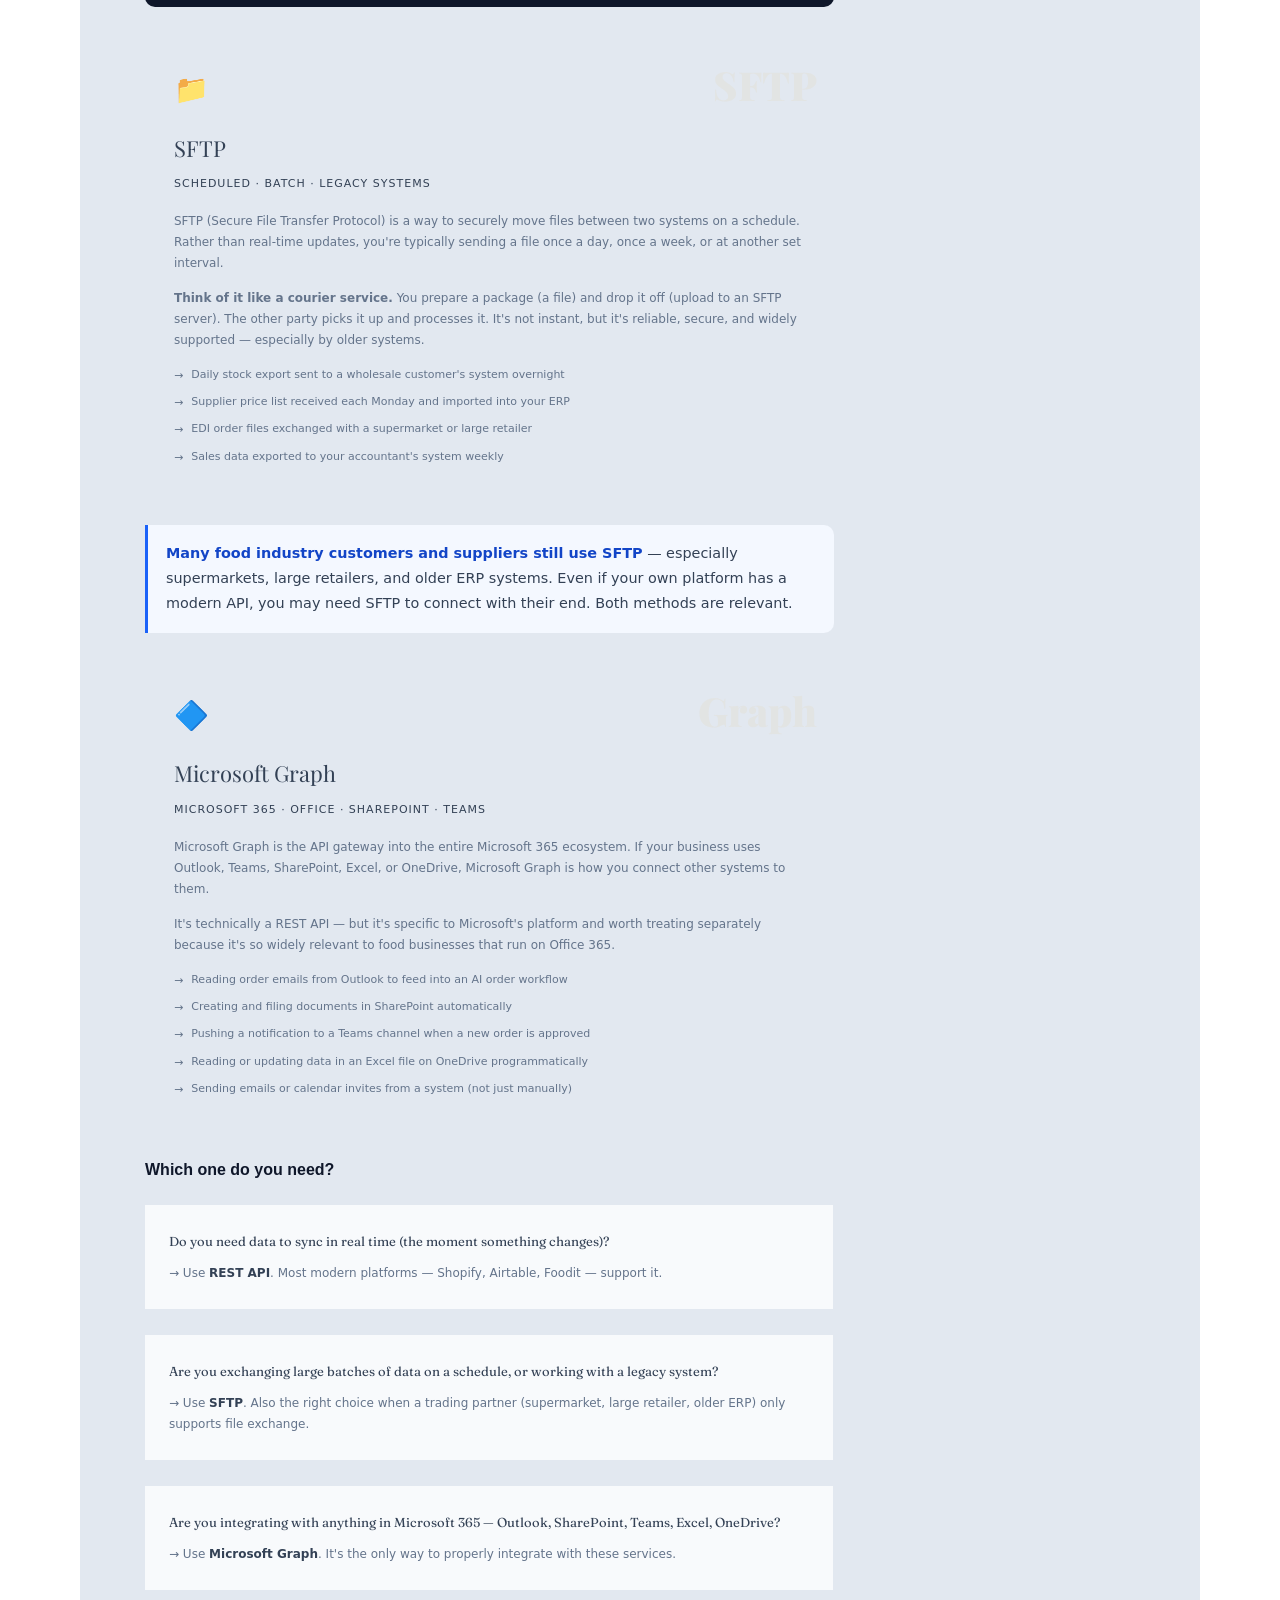
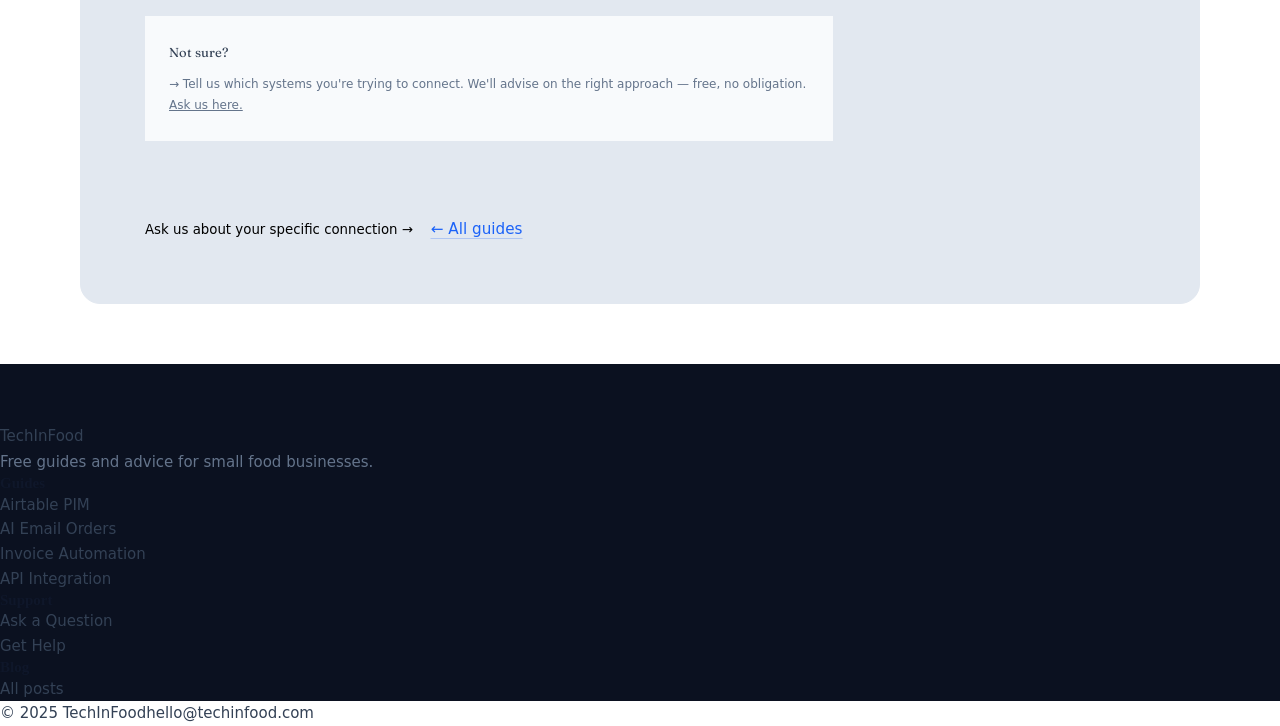
<file: rest-api-sftp-graph.html>
<!DOCTYPE html>
<html lang="en">
<head>
<meta charset="UTF-8">
<meta name="viewport" content="width=device-width, initial-scale=1.0">
<title>REST API vs SFTP vs Microsoft Graph for Food Businesses | TechInFood</title>
<meta name="description" content="Plain-English guide to REST API, SFTP, and Microsoft Graph for food distributors and wholesalers. When to use each one, with real food business examples. Free.">
<link rel="canonical" href="https://www.techinfood.com/guides/rest-api-sftp-graph.html">
<link href="https://fonts.googleapis.com/css2?family=Playfair+Display:wght@400;700;900&family=DM+Mono:wght@300;400;500&family=Fraunces:ital,wght@0,300;0,700;1,300&display=swap" rel="stylesheet">
<link rel="stylesheet" href="../assets/style.css">
<style>
  .page-layout { display: grid; grid-template-columns: 1fr 300px; gap: 1px; background: var(--border); }
  .page-main { background: var(--bg); padding: 60px 64px; }
  .page-sidebar { background: var(--panel); padding: 40px 28px; position: sticky; top: 72px; height: fit-content; }
  .sidebar-label { font-size: 9px; letter-spacing: 2px; text-transform: uppercase; color: var(--amber); margin-bottom: 14px; }
  .sidebar-section { margin-bottom: 32px; padding-bottom: 32px; border-bottom: 1px solid var(--border); }
  .sidebar-section:last-child { border-bottom: none; margin-bottom: 0; }
  .toc-link { display: block; font-size: 11px; color: var(--muted); padding: 6px 0; border-bottom: 1px solid rgba(232,164,34,0.04); text-decoration: none; transition: color 0.2s, padding-left 0.2s; }
  .toc-link:hover { color: var(--amber); padding-left: 6px; }
  .related-card { display: block; text-decoration: none; padding: 12px 0; border-bottom: 1px solid rgba(232,164,34,0.05); transition: padding-left 0.2s; }
  .related-card:hover { padding-left: 4px; }
  .related-card:last-child { border-bottom: none; }
  .related-title { font-size: 11px; color: var(--text); margin-bottom: 2px; line-height: 1.4; }
  .related-type { font-size: 9px; letter-spacing: 1px; text-transform: uppercase; color: var(--muted); }
  .method-block { background: var(--panel); border: 1px solid var(--border); padding: 28px; margin: 28px 0; position: relative; overflow: hidden; }
  .method-block::before { content: attr(data-method); position: absolute; right: 16px; top: 12px; font-family: 'Playfair Display', serif; font-size: 40px; color: rgba(232,164,34,0.06); font-weight: 900; }
  .method-icon { font-size: 28px; margin-bottom: 12px; }
  .method-name { font-family: 'Playfair Display', serif; font-size: 22px; color: var(--cream); margin-bottom: 6px; }
  .method-tagline { font-size: 11px; color: var(--amber-dim); letter-spacing: 1px; text-transform: uppercase; margin-bottom: 16px; }
  .method-body { font-size: 12px; color: var(--muted); line-height: 1.85; }
  .method-body strong { color: var(--text); }
  .method-uses { margin-top: 14px; display: flex; flex-direction: column; gap: 6px; }
  .method-use { font-size: 11px; color: var(--muted); display: flex; gap: 8px; align-items: flex-start; }
  .method-use::before { content: '→'; color: var(--amber-dim); flex-shrink: 0; margin-top: 1px; }
  .decision-block { background: var(--surface); border: 1px solid var(--border); border-left: 3px solid var(--amber); padding: 24px; margin: 24px 0; }
  .decision-q { font-size: 13px; color: var(--cream); margin-bottom: 10px; font-family: 'Fraunces', serif; }
  .decision-a { font-size: 12px; color: var(--muted); line-height: 1.8; }
  .page-hero-inner { padding: 120px 80px 0; background: var(--surface); border-bottom: 1px solid var(--border); }
  @media(max-width:900px){ .page-hero-inner{padding:100px 24px 0;} .page-layout{grid-template-columns:1fr;} .page-main{padding:40px 24px;} .page-sidebar{position:static;} }
</style>
</head>
<body>

<div class="modal-overlay" id="modal">
  <div class="modal" id="modal-inner">
    <button class="modal-close" onclick="closeModal()">✕</button>
    <div class="section-label" style="margin-bottom:10px;">Not sure which to use?</div>
    <h3>Ask us — we'll give you a straight answer</h3>
    <p>Tell us which systems you're connecting and we'll advise on the right approach. Free, no obligation.</p>
    <div class="modal-form">
      <input type="text" placeholder="Your name" /><input type="email" placeholder="Your email" />
      <textarea placeholder="e.g. 'We want to connect Shopify to Winman and send daily stock files to a wholesale customer'…"></textarea>
      <button class="modal-submit" onclick="submitForm()">Send →</button>
      <div class="modal-note">We reply within 1 business day</div>
    </div>
  </div>
</div>

<nav>
  <a href="/" class="logo">Tech<span>In</span>Food <span class="logo-badge">Knowledge Hub</span></a>
  <ul>
    <li><a href="/guides/" class="active">Guides</a></li>
    <li><a href="/#ai-docs">AI Workflows</a></li>
    <li><a href="/#tools">Tools</a></li>
    <li><a href="/blog/">Blog</a></li>
    <li><a href="/#ask-us">Get Help</a></li>
    <li><a href="#" onclick="openModal()" class="nav-cta">Ask Us</a></li>
  </ul>
</nav>

<div class="page-hero-inner">
  <div class="breadcrumb"><a href="/">Home</a><span>/</span><a href="/guides/">Guides</a><span>/</span> REST API vs SFTP vs Graph</div>
  <div style="padding-bottom:40px;">
    <div class="section-label">Guide · Integration</div>
    <h1 style="font-family:'Playfair Display',serif;font-size:clamp(24px,3.5vw,46px);font-weight:900;color:var(--cream);letter-spacing:-1px;line-height:1.05;margin-bottom:16px;">REST API, SFTP, and Microsoft Graph:<br>Which Does Your Food Business Need?</h1>
    <div style="display:flex;gap:12px;align-items:center;flex-wrap:wrap;margin-top:16px;">
      <span class="badge badge-free">Free guide</span><span class="badge badge-beginner">Beginner</span>
      <span style="font-size:10px;color:var(--muted);">⏱ 7 min read</span>
    </div>
  </div>
</div>

<div class="ticker"><div class="ticker-inner">◆ REST API &nbsp;&nbsp;&nbsp; ◆ SFTP &nbsp;&nbsp;&nbsp; ◆ MICROSOFT GRAPH &nbsp;&nbsp;&nbsp; ◆ INTEGRATION GUIDE &nbsp;&nbsp;&nbsp; ◆ FOOD BUSINESS SYSTEMS &nbsp;&nbsp;&nbsp; ◆ REST API &nbsp;&nbsp;&nbsp; ◆ SFTP &nbsp;&nbsp;&nbsp; ◆ MICROSOFT GRAPH &nbsp;&nbsp;&nbsp; ◆ INTEGRATION GUIDE &nbsp;&nbsp;&nbsp; ◆ FOOD BUSINESS SYSTEMS &nbsp;&nbsp;&nbsp;</div></div>

<div style="background:var(--bg);padding:60px 80px;">
  <div class="page-layout">
    <div class="page-main reveal">
      <div class="article-body">
        <p>When people talk about connecting food business systems — your ERP to Shopify, your stock system to a customer portal, your Outlook inbox to an order workflow — they're usually talking about one of three connection methods. This guide explains each one plainly, with real food business examples.</p>
        <p><strong>Short answer:</strong> Most food businesses use a mix of all three, depending on the systems involved. You don't need to pick one. The method is determined by what the platform supports.</p>

        <div class="method-block" data-method="API" id="rest-api">
          <div class="method-icon">⚡</div>
          <div class="method-name">REST API</div>
          <div class="method-tagline">Real-time · Two-way · Modern platforms</div>
          <div class="method-body">
            <p>A REST API (Application Programming Interface) lets two systems talk to each other in real time over the internet. When something happens in one system, it can instantly update another.</p>
            <p><strong>Think of it like a waiter</strong> in a restaurant. You (System A) tell the waiter what you want. The waiter goes to the kitchen (System B), gets what's needed, and brings it back. It happens on demand, in real time.</p>
            <div class="method-uses">
              <div class="method-use">A Shopify order syncs to your ERP the moment it's placed</div>
              <div class="method-use">Stock levels update on your website when a product is received</div>
              <div class="method-use">Airtable product data pushes to Shopify when a record is changed</div>
              <div class="method-use">AI reads an order email and creates a draft in your system instantly</div>
            </div>
          </div>
        </div>

        <div class="code-block"><span class="comment">// Example: asking Airtable for a product record via REST API</span>
GET https://api.airtable.com/v0/{baseId}/Products?filterByFormula={SKU}="OOM-001"
Authorization: Bearer YOUR_TOKEN

Response:
  { "id": "recABC123", "fields": {
      "Product Name": "Organic Oat Milk 1L",
      "Price": 2.99, "Stock": 147, "Allergens": ["Oats"]
  }}</div>

        <div class="method-block" data-method="SFTP" id="sftp">
          <div class="method-icon">📁</div>
          <div class="method-name">SFTP</div>
          <div class="method-tagline">Scheduled · Batch · Legacy systems</div>
          <div class="method-body">
            <p>SFTP (Secure File Transfer Protocol) is a way to securely move files between two systems on a schedule. Rather than real-time updates, you're typically sending a file once a day, once a week, or at another set interval.</p>
            <p><strong>Think of it like a courier service.</strong> You prepare a package (a file) and drop it off (upload to an SFTP server). The other party picks it up and processes it. It's not instant, but it's reliable, secure, and widely supported — especially by older systems.</p>
            <div class="method-uses">
              <div class="method-use">Daily stock export sent to a wholesale customer's system overnight</div>
              <div class="method-use">Supplier price list received each Monday and imported into your ERP</div>
              <div class="method-use">EDI order files exchanged with a supermarket or large retailer</div>
              <div class="method-use">Sales data exported to your accountant's system weekly</div>
            </div>
          </div>
        </div>

        <div class="callout"><strong>Many food industry customers and suppliers still use SFTP</strong> — especially supermarkets, large retailers, and older ERP systems. Even if your own platform has a modern API, you may need SFTP to connect with their end. Both methods are relevant.</div>

        <div class="method-block" data-method="Graph" id="graph">
          <div class="method-icon">🔷</div>
          <div class="method-name">Microsoft Graph</div>
          <div class="method-tagline">Microsoft 365 · Office · SharePoint · Teams</div>
          <div class="method-body">
            <p>Microsoft Graph is the API gateway into the entire Microsoft 365 ecosystem. If your business uses Outlook, Teams, SharePoint, Excel, or OneDrive, Microsoft Graph is how you connect other systems to them.</p>
            <p>It's technically a REST API — but it's specific to Microsoft's platform and worth treating separately because it's so widely relevant to food businesses that run on Office 365.</p>
            <div class="method-uses">
              <div class="method-use">Reading order emails from Outlook to feed into an AI order workflow</div>
              <div class="method-use">Creating and filing documents in SharePoint automatically</div>
              <div class="method-use">Pushing a notification to a Teams channel when a new order is approved</div>
              <div class="method-use">Reading or updating data in an Excel file on OneDrive programmatically</div>
              <div class="method-use">Sending emails or calendar invites from a system (not just manually)</div>
            </div>
          </div>
        </div>

        <h3 id="decision">Which one do you need?</h3>
        <div class="decision-block">
          <div class="decision-q">Do you need data to sync in real time (the moment something changes)?</div>
          <div class="decision-a">→ Use <strong>REST API</strong>. Most modern platforms — Shopify, Airtable, Foodit — support it.</div>
        </div>
        <div class="decision-block">
          <div class="decision-q">Are you exchanging large batches of data on a schedule, or working with a legacy system?</div>
          <div class="decision-a">→ Use <strong>SFTP</strong>. Also the right choice when a trading partner (supermarket, large retailer, older ERP) only supports file exchange.</div>
        </div>
        <div class="decision-block">
          <div class="decision-q">Are you integrating with anything in Microsoft 365 — Outlook, SharePoint, Teams, Excel, OneDrive?</div>
          <div class="decision-a">→ Use <strong>Microsoft Graph</strong>. It's the only way to properly integrate with these services.</div>
        </div>
        <div class="decision-block">
          <div class="decision-q">Not sure?</div>
          <div class="decision-a">→ Tell us which systems you're trying to connect. We'll advise on the right approach — free, no obligation. <button onclick="openModal()" style="background:none;border:none;color:var(--amber);cursor:pointer;font-family:inherit;font-size:inherit;text-decoration:underline;padding:0;">Ask us here.</button></div>
        </div>

        <div style="margin-top:40px;padding-top:32px;border-top:1px solid var(--border);">
          <button class="btn-primary" onclick="openModal()">Ask us about your specific connection →</button>
          <a href="/guides/" class="btn-outline" style="margin-left:12px;">← All guides</a>
        </div>
      </div>
    </div>

    <div class="page-sidebar">
      <div class="sidebar-section">
        <div class="sidebar-label">In this guide</div>
        <a href="#rest-api" class="toc-link">REST API — real-time connections</a>
        <a href="#sftp" class="toc-link">SFTP — scheduled file transfer</a>
        <a href="#graph" class="toc-link">Microsoft Graph — M365</a>
        <a href="#decision" class="toc-link">Which one do you need?</a>
      </div>
      <div class="sidebar-section">
        <div class="sidebar-label">Related</div>
        <a href="/guides/airtable-pim.html" class="related-card">
          <div class="related-title">Airtable PIM — using the REST API to sync to Shopify</div>
          <div class="related-type">Guide · Airtable</div>
        </a>
        <a href="/guides/ai-email-to-sales-order.html" class="related-card">
          <div class="related-title">AI email to sales order — uses Graph + REST</div>
          <div class="related-type">Guide · AI</div>
        </a>
      </div>
      <div class="sidebar-section">
        <div class="sidebar-label">Not sure which to use?</div>
        <p style="font-size:11px;color:var(--muted);line-height:1.7;margin-bottom:14px;">Tell us your systems and we'll give you a straight answer.</p>
        <button class="btn-primary" style="width:100%;" onclick="openModal()">Ask us →</button>
      </div>
    </div>
  </div>
</div>

<footer>
  <div><a href="/" class="logo">Tech<span>In</span>Food</a><p class="footer-desc">Free guides and advice for small food businesses.</p></div>
  <div class="footer-col"><h4>Guides</h4><ul><li><a href="/guides/airtable-pim.html">Airtable PIM</a></li><li><a href="/guides/ai-email-to-sales-order.html">AI Email Orders</a></li><li><a href="/guides/invoice-approval-automation.html">Invoice Automation</a></li><li><a href="/guides/rest-api-sftp-graph.html">API Integration</a></li></ul></div>
  <div class="footer-col"><h4>Support</h4><ul><li><a onclick="openModal()">Ask a Question</a></li><li><a href="/#ask-us">Get Help</a></li></ul></div>
  <div class="footer-col"><h4>Blog</h4><ul><li><a href="/blog/">All posts</a></li></ul></div>
</footer>
<div class="footer-bottom"><span>© 2025 TechInFood</span><span>hello@techinfood.com</span></div>
<script src="../assets/nav.js"></script>
</body>
</html>
</file>
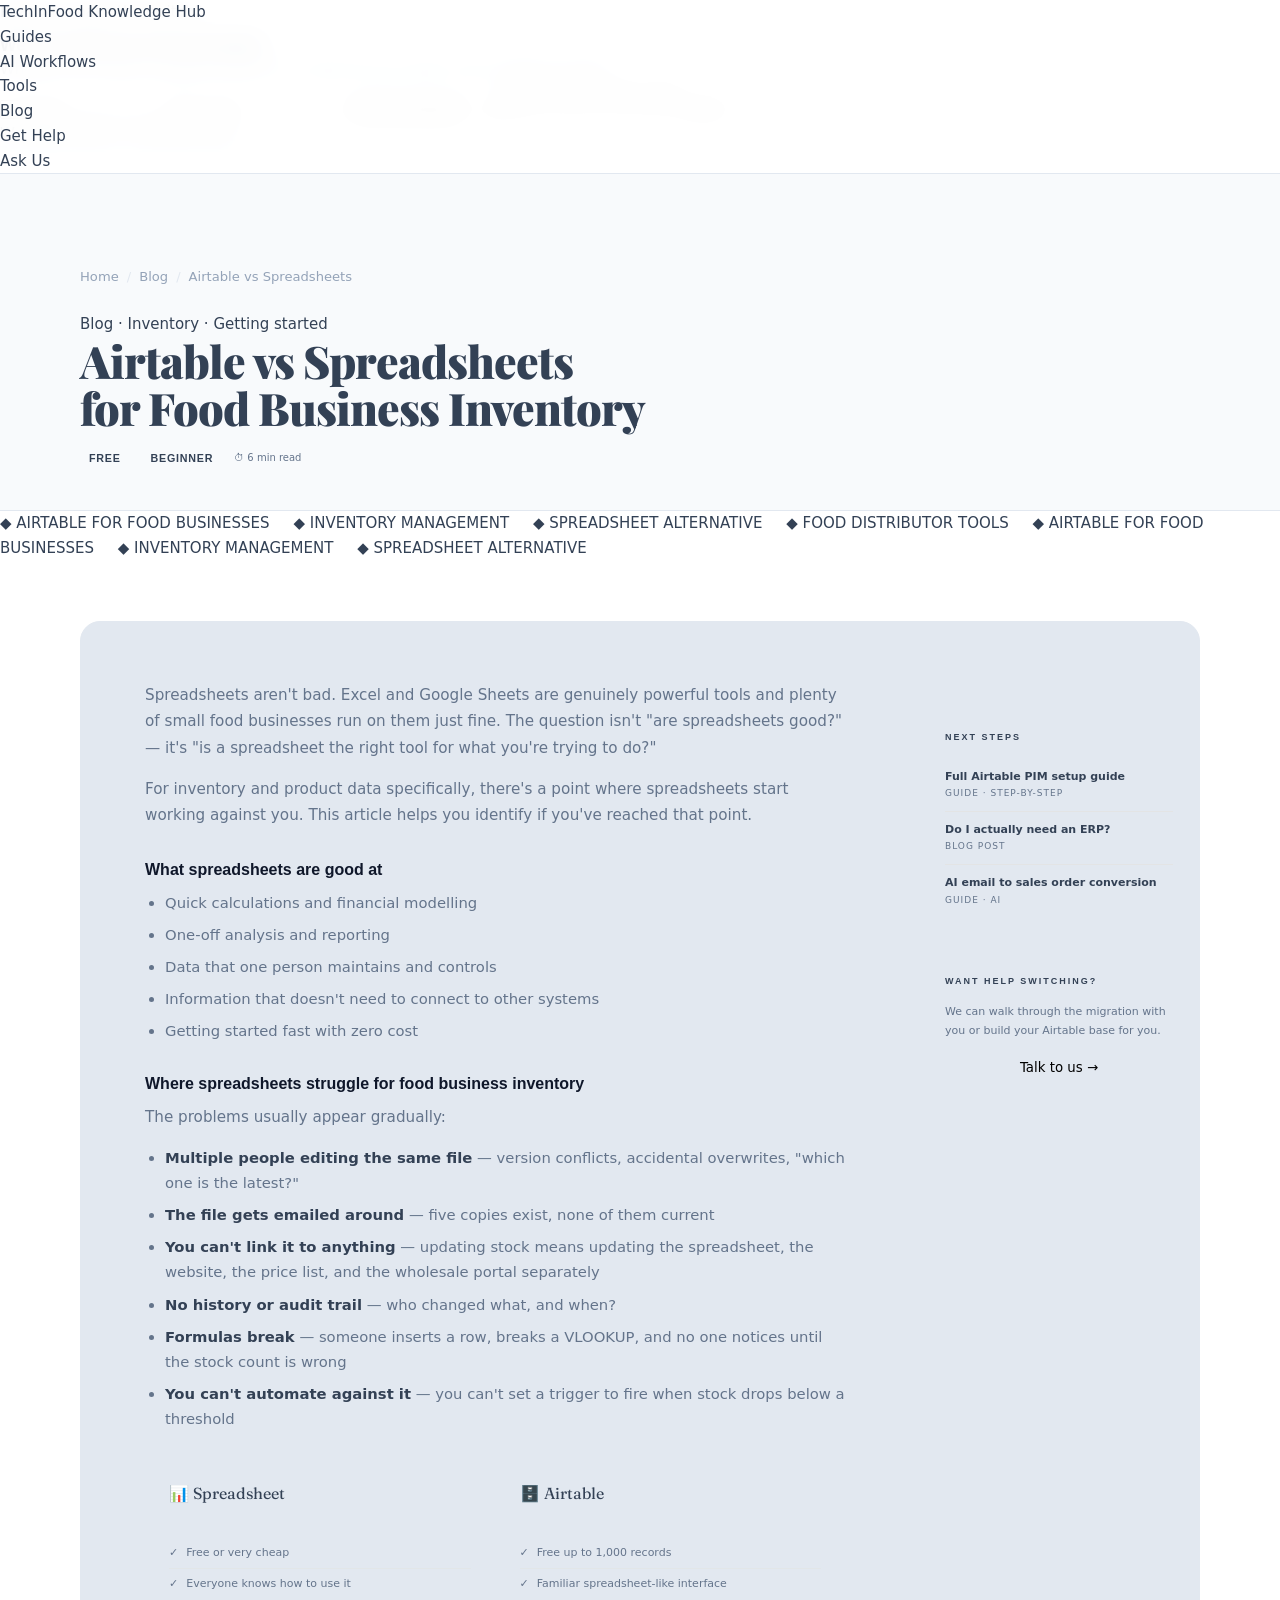
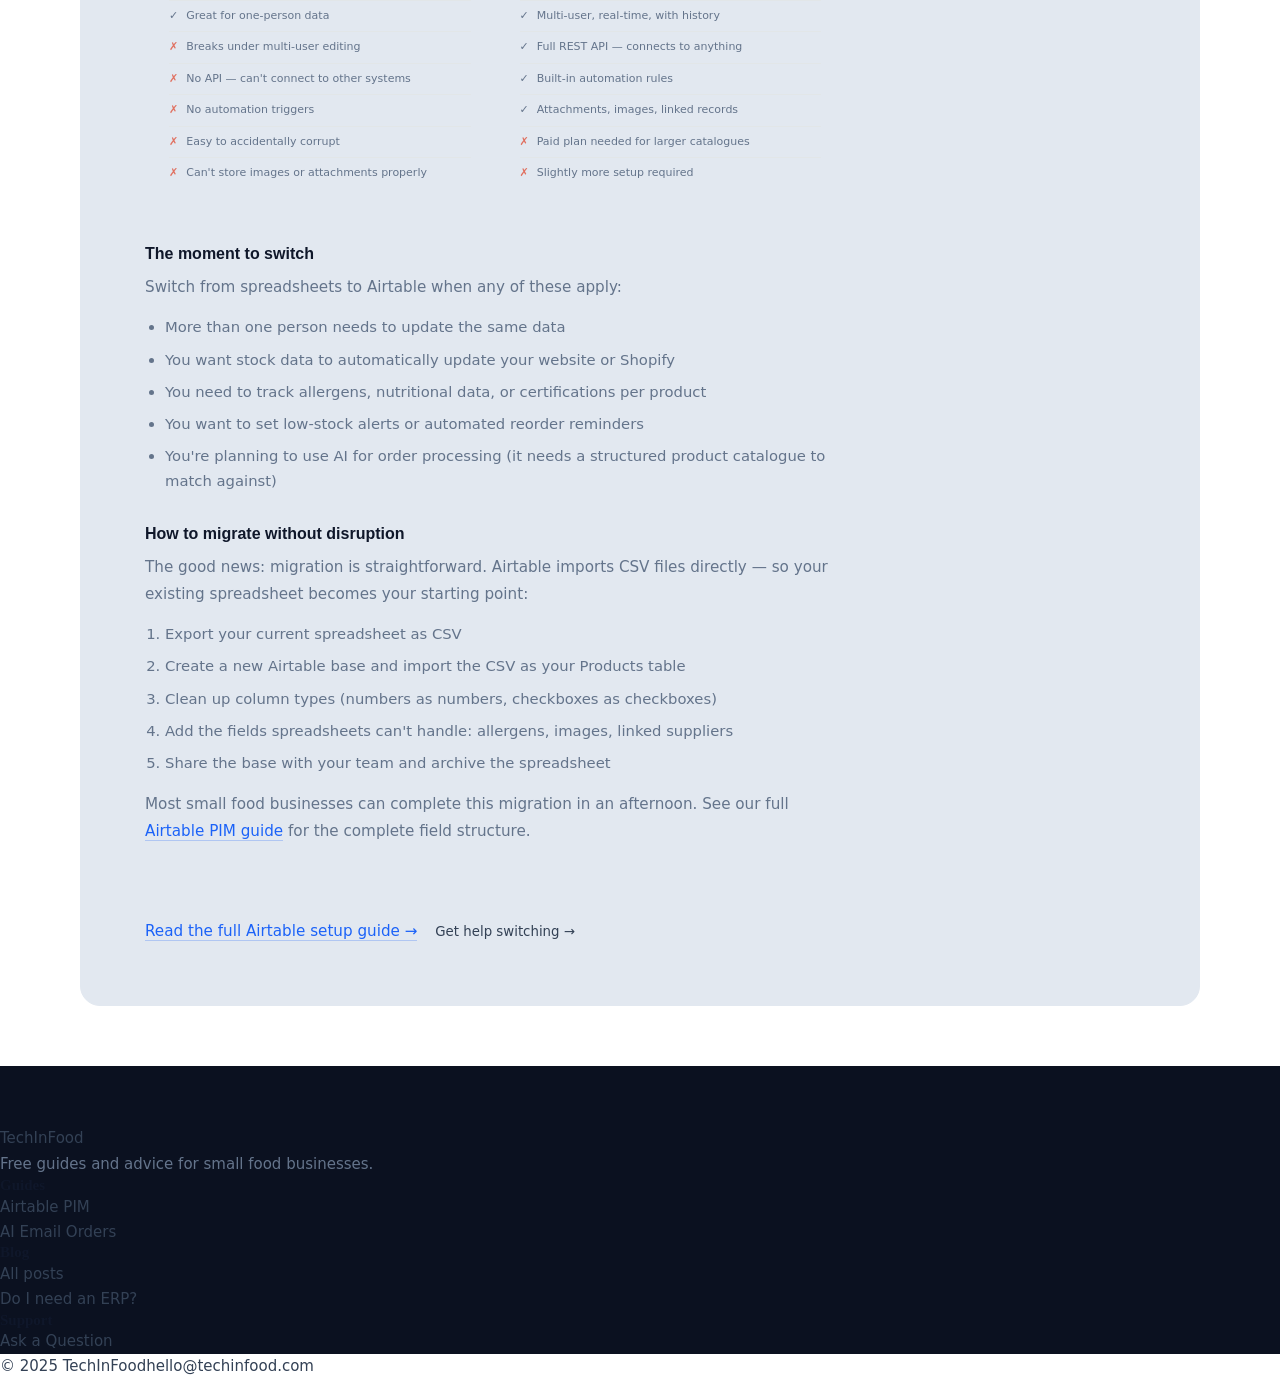
<file: blog/airtable-vs-spreadsheet.html>
<!DOCTYPE html>
<html lang="en">
<head>
<meta charset="UTF-8">
<meta name="viewport" content="width=device-width, initial-scale=1.0">
<title>Airtable vs Spreadsheets for Food Business Inventory | TechInFood</title>
<meta name="description" content="An honest comparison of Airtable vs Excel/Google Sheets for food business inventory management. When spreadsheets are fine, when they're costing you — and how to switch.">
<link rel="canonical" href="https://www.techinfood.com/blog/airtable-vs-spreadsheet.html">
<link href="https://fonts.googleapis.com/css2?family=Playfair+Display:wght@400;700;900&family=DM+Mono:wght@300;400;500&family=Fraunces:ital,wght@0,300;0,700;1,300&display=swap" rel="stylesheet">
<link rel="stylesheet" href="../../assets/style.css">
<style>
  .page-layout { display: grid; grid-template-columns: 1fr 280px; gap: 1px; background: var(--border); }
  .page-main { background: var(--bg); padding: 60px 64px; }
  .page-sidebar { background: var(--panel); padding: 36px 26px; position: sticky; top: 72px; height: fit-content; }
  .sidebar-label { font-size: 9px; letter-spacing: 2px; text-transform: uppercase; color: var(--amber); margin-bottom: 14px; }
  .sidebar-section { margin-bottom: 28px; padding-bottom: 28px; border-bottom: 1px solid var(--border); }
  .sidebar-section:last-child { border-bottom: none; margin-bottom: 0; }
  .related-card { display: block; text-decoration: none; padding: 10px 0; border-bottom: 1px solid rgba(232,164,34,0.05); transition: padding-left 0.2s; }
  .related-card:hover { padding-left: 4px; }
  .related-card:last-child { border-bottom: none; }
  .related-title { font-size: 11px; color: var(--text); margin-bottom: 2px; line-height: 1.4; }
  .related-type { font-size: 9px; letter-spacing: 1px; text-transform: uppercase; color: var(--muted); }
  .vs-grid { display: grid; grid-template-columns: 1fr 1fr; gap: 1px; background: var(--border); margin: 24px 0; }
  .vs-col { background: var(--panel); padding: 24px; }
  .vs-header { font-family: 'Fraunces', serif; font-size: 16px; color: var(--cream); margin-bottom: 16px; padding-bottom: 12px; border-bottom: 1px solid var(--border); }
  .vs-item { font-size: 11px; color: var(--muted); padding: 7px 0; border-bottom: 1px solid rgba(232,164,34,0.04); display: flex; gap: 8px; align-items: flex-start; line-height: 1.5; }
  .vs-item:last-child { border-bottom: none; }
  .vs-item.good::before { content: '✓'; color: var(--green-bright); flex-shrink: 0; }
  .vs-item.bad::before { content: '✗'; color: #e07060; flex-shrink: 0; }
  .page-hero-inner { padding: 120px 80px 0; background: var(--surface); border-bottom: 1px solid var(--border); }
  @media(max-width:900px){ .page-hero-inner{padding:100px 24px 0;} .page-layout{grid-template-columns:1fr;} .page-main{padding:40px 24px;} .page-sidebar{position:static;} .vs-grid{grid-template-columns:1fr;} }
</style>
</head>
<body>

<div class="modal-overlay" id="modal">
  <div class="modal" id="modal-inner">
    <button class="modal-close" onclick="closeModal()">✕</button>
    <div class="section-label" style="margin-bottom:10px;">Ready to make the switch?</div>
    <h3>We can help you set up Airtable</h3>
    <p>Whether you need a guided session or a done-for-you build, we're happy to help.</p>
    <div class="modal-form">
      <input type="text" placeholder="Your name" /><input type="email" placeholder="Your email" />
      <select><option disabled selected>What would help?</option><option>Free advice call</option><option>Guided Airtable setup</option><option>Done-for-you build</option></select>
      <textarea placeholder="How many products and what do you currently track in spreadsheets?"></textarea>
      <button class="modal-submit" onclick="submitForm()">Send →</button>
      <div class="modal-note">We reply within 1 business day</div>
    </div>
  </div>
</div>

<nav>
  <a href="/" class="logo">Tech<span>In</span>Food <span class="logo-badge">Knowledge Hub</span></a>
  <ul>
    <li><a href="/guides/">Guides</a></li>
    <li><a href="/#ai-docs">AI Workflows</a></li>
    <li><a href="/#tools">Tools</a></li>
    <li><a href="/blog/" class="active">Blog</a></li>
    <li><a href="/#ask-us">Get Help</a></li>
    <li><a href="#" onclick="openModal()" class="nav-cta">Ask Us</a></li>
  </ul>
</nav>

<div class="page-hero-inner">
  <div class="breadcrumb"><a href="/">Home</a><span>/</span><a href="/blog/">Blog</a><span>/</span> Airtable vs Spreadsheets</div>
  <div style="padding-bottom:40px;">
    <div class="section-label">Blog · Inventory · Getting started</div>
    <h1 style="font-family:'Playfair Display',serif;font-size:clamp(24px,3.5vw,46px);font-weight:900;color:var(--cream);letter-spacing:-1px;line-height:1.05;margin-bottom:16px;">Airtable vs Spreadsheets<br>for Food Business Inventory</h1>
    <div style="display:flex;gap:12px;align-items:center;flex-wrap:wrap;margin-top:16px;">
      <span class="badge badge-free">Free</span><span class="badge badge-beginner">Beginner</span>
      <span style="font-size:10px;color:var(--muted);">⏱ 6 min read</span>
    </div>
  </div>
</div>

<div class="ticker"><div class="ticker-inner">◆ AIRTABLE FOR FOOD BUSINESSES &nbsp;&nbsp;&nbsp; ◆ INVENTORY MANAGEMENT &nbsp;&nbsp;&nbsp; ◆ SPREADSHEET ALTERNATIVE &nbsp;&nbsp;&nbsp; ◆ FOOD DISTRIBUTOR TOOLS &nbsp;&nbsp;&nbsp; ◆ AIRTABLE FOR FOOD BUSINESSES &nbsp;&nbsp;&nbsp; ◆ INVENTORY MANAGEMENT &nbsp;&nbsp;&nbsp; ◆ SPREADSHEET ALTERNATIVE &nbsp;&nbsp;&nbsp;</div></div>

<div style="background:var(--bg);padding:60px 80px;">
  <div class="page-layout">
    <div class="page-main reveal">
      <div class="article-body">
        <p>Spreadsheets aren't bad. Excel and Google Sheets are genuinely powerful tools and plenty of small food businesses run on them just fine. The question isn't "are spreadsheets good?" — it's "is a spreadsheet the right tool for what you're trying to do?"</p>
        <p>For inventory and product data specifically, there's a point where spreadsheets start working against you. This article helps you identify if you've reached that point.</p>

        <h3>What spreadsheets are good at</h3>
        <ul>
          <li>Quick calculations and financial modelling</li>
          <li>One-off analysis and reporting</li>
          <li>Data that one person maintains and controls</li>
          <li>Information that doesn't need to connect to other systems</li>
          <li>Getting started fast with zero cost</li>
        </ul>

        <h3>Where spreadsheets struggle for food business inventory</h3>
        <p>The problems usually appear gradually:</p>
        <ul>
          <li><strong>Multiple people editing the same file</strong> — version conflicts, accidental overwrites, "which one is the latest?"</li>
          <li><strong>The file gets emailed around</strong> — five copies exist, none of them current</li>
          <li><strong>You can't link it to anything</strong> — updating stock means updating the spreadsheet, the website, the price list, and the wholesale portal separately</li>
          <li><strong>No history or audit trail</strong> — who changed what, and when?</li>
          <li><strong>Formulas break</strong> — someone inserts a row, breaks a VLOOKUP, and no one notices until the stock count is wrong</li>
          <li><strong>You can't automate against it</strong> — you can't set a trigger to fire when stock drops below a threshold</li>
        </ul>

        <div class="vs-grid">
          <div class="vs-col">
            <div class="vs-header">📊 Spreadsheet</div>
            <div class="vs-item good">Free or very cheap</div>
            <div class="vs-item good">Everyone knows how to use it</div>
            <div class="vs-item good">Great for one-person data</div>
            <div class="vs-item bad">Breaks under multi-user editing</div>
            <div class="vs-item bad">No API — can't connect to other systems</div>
            <div class="vs-item bad">No automation triggers</div>
            <div class="vs-item bad">Easy to accidentally corrupt</div>
            <div class="vs-item bad">Can't store images or attachments properly</div>
          </div>
          <div class="vs-col">
            <div class="vs-header">🗄️ Airtable</div>
            <div class="vs-item good">Free up to 1,000 records</div>
            <div class="vs-item good">Familiar spreadsheet-like interface</div>
            <div class="vs-item good">Multi-user, real-time, with history</div>
            <div class="vs-item good">Full REST API — connects to anything</div>
            <div class="vs-item good">Built-in automation rules</div>
            <div class="vs-item good">Attachments, images, linked records</div>
            <div class="vs-item bad">Paid plan needed for larger catalogues</div>
            <div class="vs-item bad">Slightly more setup required</div>
          </div>
        </div>

        <h3>The moment to switch</h3>
        <p>Switch from spreadsheets to Airtable when any of these apply:</p>
        <ul>
          <li>More than one person needs to update the same data</li>
          <li>You want stock data to automatically update your website or Shopify</li>
          <li>You need to track allergens, nutritional data, or certifications per product</li>
          <li>You want to set low-stock alerts or automated reorder reminders</li>
          <li>You're planning to use AI for order processing (it needs a structured product catalogue to match against)</li>
        </ul>

        <h3>How to migrate without disruption</h3>
        <p>The good news: migration is straightforward. Airtable imports CSV files directly — so your existing spreadsheet becomes your starting point:</p>
        <ol>
          <li>Export your current spreadsheet as CSV</li>
          <li>Create a new Airtable base and import the CSV as your Products table</li>
          <li>Clean up column types (numbers as numbers, checkboxes as checkboxes)</li>
          <li>Add the fields spreadsheets can't handle: allergens, images, linked suppliers</li>
          <li>Share the base with your team and archive the spreadsheet</li>
        </ol>
        <p>Most small food businesses can complete this migration in an afternoon. See our full <a href="/guides/airtable-pim.html">Airtable PIM guide</a> for the complete field structure.</p>

        <div style="margin-top:40px;padding-top:32px;border-top:1px solid var(--border);">
          <a href="/guides/airtable-pim.html" class="btn-primary">Read the full Airtable setup guide →</a>
          <button class="btn-outline" onclick="openModal()" style="margin-left:12px;">Get help switching →</button>
        </div>
      </div>
    </div>

    <div class="page-sidebar">
      <div class="sidebar-section">
        <div class="sidebar-label">Next steps</div>
        <a href="/guides/airtable-pim.html" class="related-card">
          <div class="related-title">Full Airtable PIM setup guide</div>
          <div class="related-type">Guide · Step-by-step</div>
        </a>
        <a href="/blog/posts/do-i-need-an-erp.html" class="related-card">
          <div class="related-title">Do I actually need an ERP?</div>
          <div class="related-type">Blog post</div>
        </a>
        <a href="/guides/ai-email-to-sales-order.html" class="related-card">
          <div class="related-title">AI email to sales order conversion</div>
          <div class="related-type">Guide · AI</div>
        </a>
      </div>
      <div class="sidebar-section">
        <div class="sidebar-label">Want help switching?</div>
        <p style="font-size:11px;color:var(--muted);line-height:1.7;margin-bottom:14px;">We can walk through the migration with you or build your Airtable base for you.</p>
        <button class="btn-primary" style="width:100%;" onclick="openModal()">Talk to us →</button>
      </div>
    </div>
  </div>
</div>

<footer>
  <div><a href="/" class="logo">Tech<span>In</span>Food</a><p class="footer-desc">Free guides and advice for small food businesses.</p></div>
  <div class="footer-col"><h4>Guides</h4><ul><li><a href="/guides/airtable-pim.html">Airtable PIM</a></li><li><a href="/guides/ai-email-to-sales-order.html">AI Email Orders</a></li></ul></div>
  <div class="footer-col"><h4>Blog</h4><ul><li><a href="/blog/">All posts</a></li><li><a href="/blog/posts/do-i-need-an-erp.html">Do I need an ERP?</a></li></ul></div>
  <div class="footer-col"><h4>Support</h4><ul><li><a onclick="openModal()">Ask a Question</a></li></ul></div>
</footer>
<div class="footer-bottom"><span>© 2025 TechInFood</span><span>hello@techinfood.com</span></div>
<script src="../../assets/nav.js"></script>
</body>
</html>
</file>
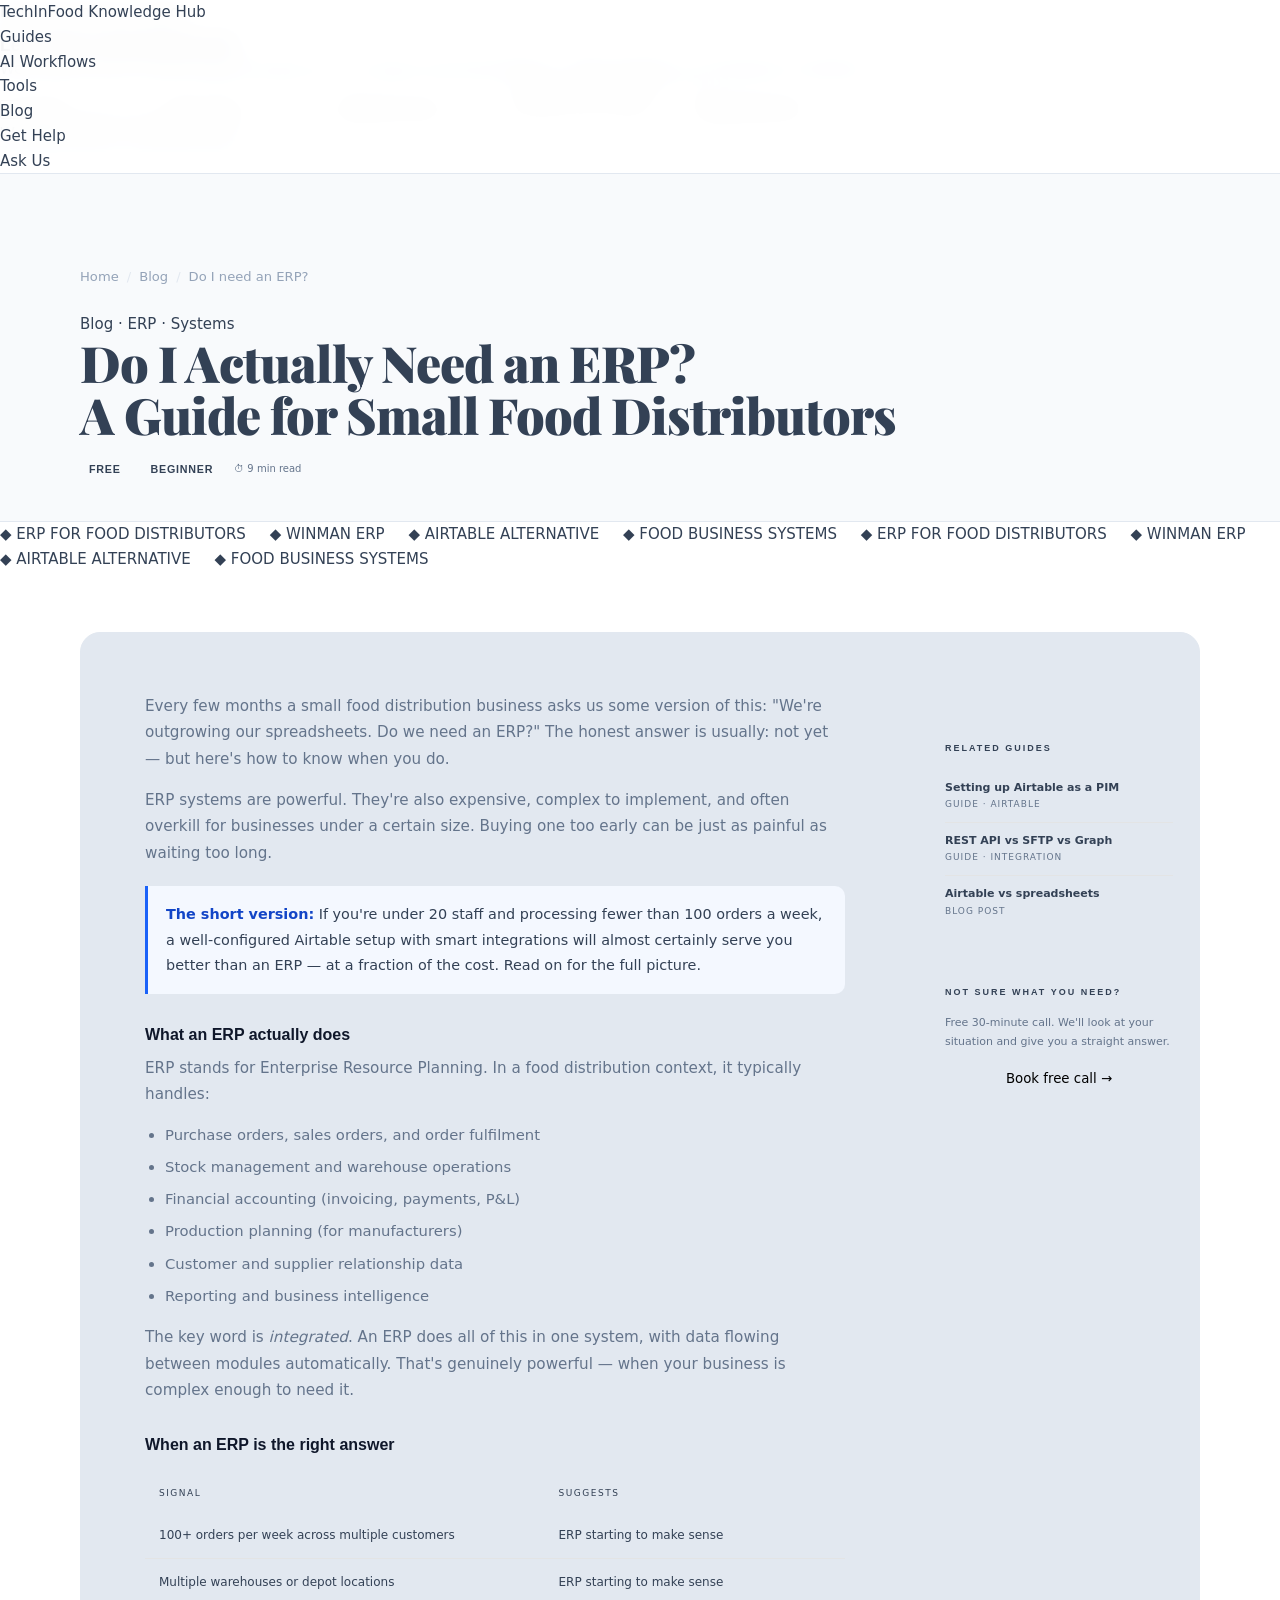
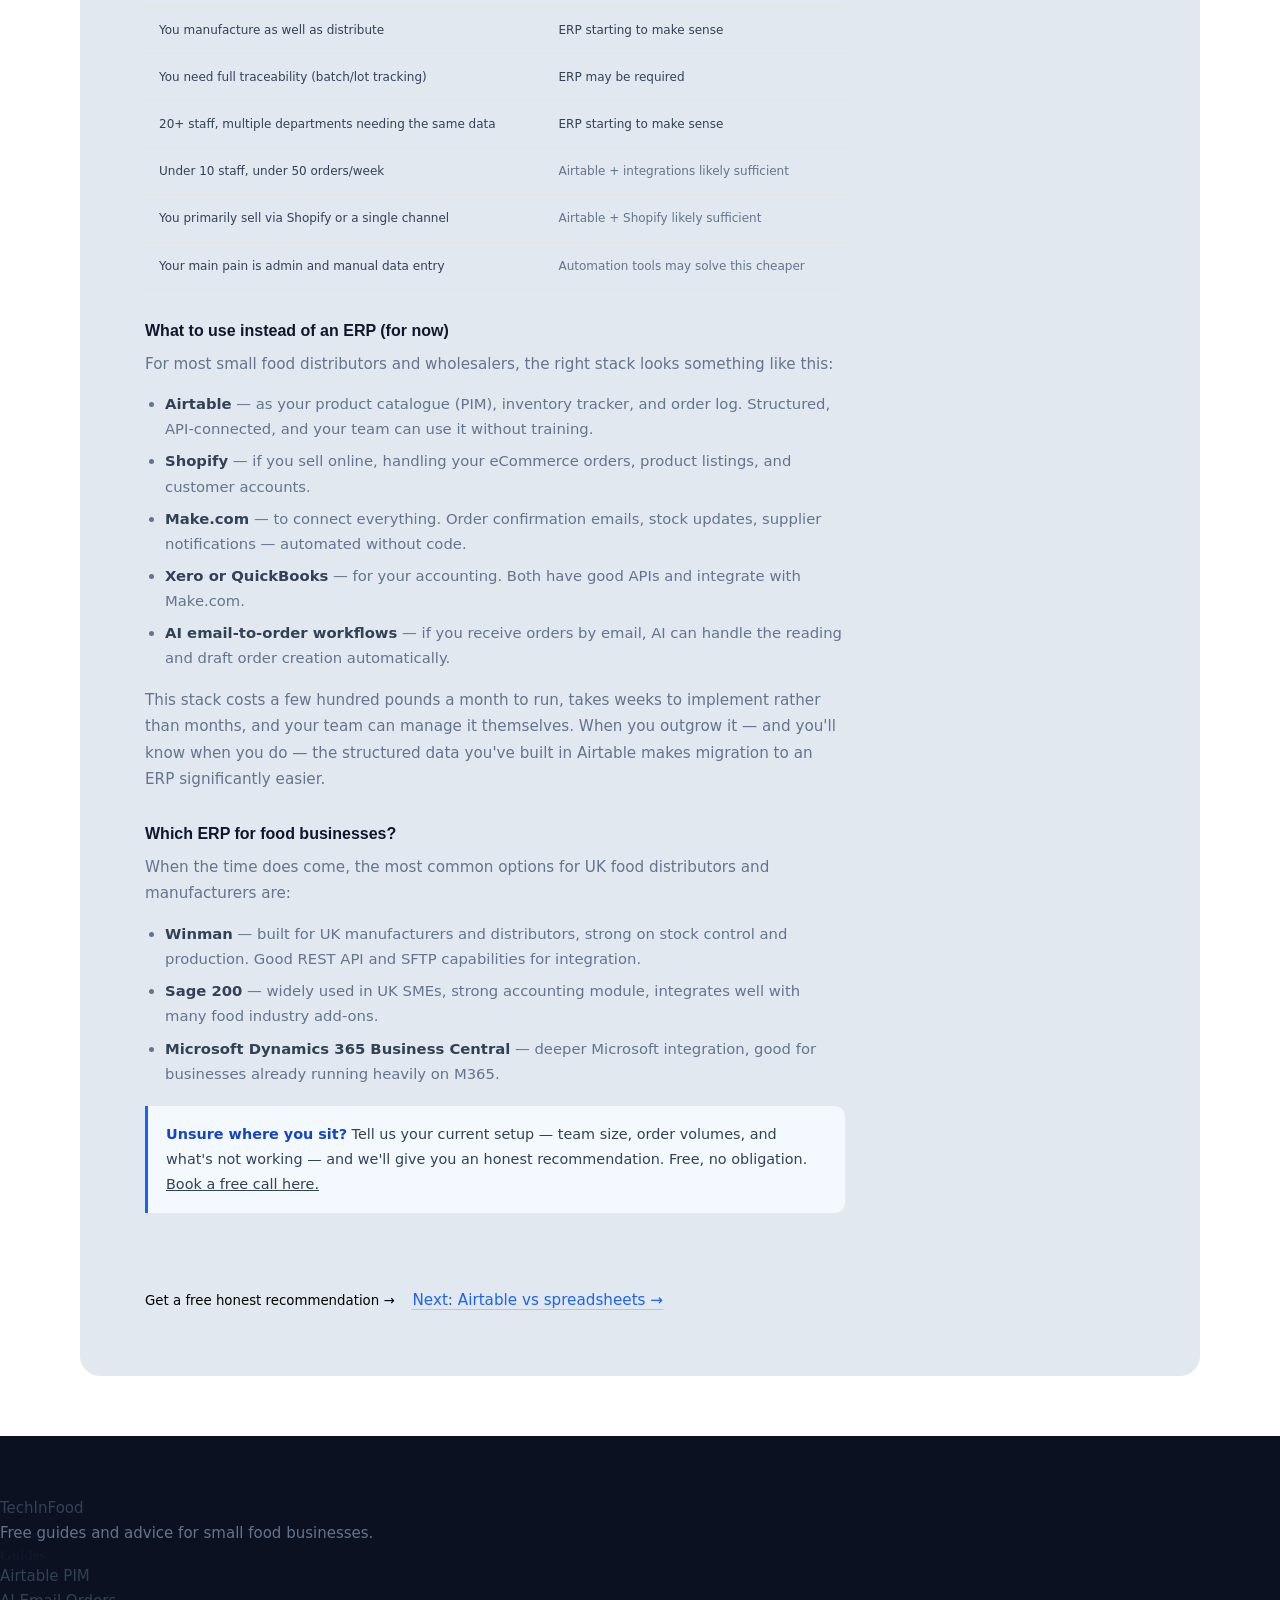
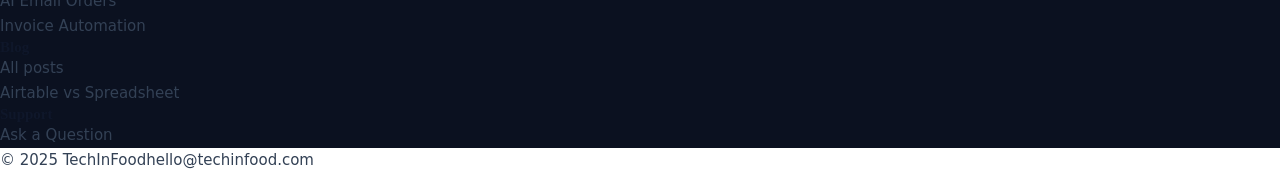
<file: blog/do-i-need-an-erp.html>
<!DOCTYPE html>
<html lang="en">
<head>
<meta charset="UTF-8">
<meta name="viewport" content="width=device-width, initial-scale=1.0">
<title>Do I Actually Need an ERP? A Guide for Small Food Distributors | TechInFood</title>
<meta name="description" content="Honest advice on when a food distribution business actually needs an ERP system — and when Airtable plus integrations is enough. Includes a decision framework for businesses under 20 staff.">
<link rel="canonical" href="https://www.techinfood.com/blog/do-i-need-an-erp.html">
<link href="https://fonts.googleapis.com/css2?family=Playfair+Display:wght@400;700;900&family=DM+Mono:wght@300;400;500&family=Fraunces:ital,wght@0,300;0,700;1,300&display=swap" rel="stylesheet">
<link rel="stylesheet" href="../../assets/style.css">
<style>
  .page-layout { display: grid; grid-template-columns: 1fr 280px; gap: 1px; background: var(--border); }
  .page-main { background: var(--bg); padding: 60px 64px; }
  .page-sidebar { background: var(--panel); padding: 36px 26px; position: sticky; top: 72px; height: fit-content; }
  .sidebar-label { font-size: 9px; letter-spacing: 2px; text-transform: uppercase; color: var(--amber); margin-bottom: 14px; }
  .sidebar-section { margin-bottom: 28px; padding-bottom: 28px; border-bottom: 1px solid var(--border); }
  .sidebar-section:last-child { border-bottom: none; margin-bottom: 0; }
  .related-card { display: block; text-decoration: none; padding: 10px 0; border-bottom: 1px solid rgba(232,164,34,0.05); transition: padding-left 0.2s; }
  .related-card:hover { padding-left: 4px; }
  .related-card:last-child { border-bottom: none; }
  .related-title { font-size: 11px; color: var(--text); margin-bottom: 2px; line-height: 1.4; }
  .related-type { font-size: 9px; letter-spacing: 1px; text-transform: uppercase; color: var(--muted); }
  .decision-table { width: 100%; border-collapse: collapse; margin: 20px 0; font-size: 12px; }
  .decision-table th { background: var(--panel); padding: 10px 14px; text-align: left; font-size: 9px; letter-spacing: 1.5px; text-transform: uppercase; color: var(--amber-dim); border-bottom: 1px solid var(--border); font-weight: 400; }
  .decision-table td { padding: 12px 14px; border-bottom: 1px solid rgba(232,164,34,0.05); color: var(--muted); vertical-align: top; }
  .decision-table td:first-child { color: var(--cream); }
  .decision-table .yes { color: var(--green-bright); }
  .decision-table .no { color: var(--muted); }
  .page-hero-inner { padding: 120px 80px 0; background: var(--surface); border-bottom: 1px solid var(--border); }
  @media(max-width:900px){ .page-hero-inner{padding:100px 24px 0;} .page-layout{grid-template-columns:1fr;} .page-main{padding:40px 24px;} .page-sidebar{position:static;} }
</style>
</head>
<body>

<div class="modal-overlay" id="modal">
  <div class="modal" id="modal-inner">
    <button class="modal-close" onclick="closeModal()">✕</button>
    <div class="section-label" style="margin-bottom:10px;">Not sure what you need?</div>
    <h3>Let's have a free 30-min call</h3>
    <p>We'll look at your current setup and give you an honest recommendation — ERP, Airtable, or something in between.</p>
    <div class="modal-form">
      <input type="text" placeholder="Your name" /><input type="email" placeholder="Your email" /><input type="text" placeholder="Business name" />
      <textarea placeholder="Roughly how many orders per week, staff, and what systems you currently use…"></textarea>
      <button class="modal-submit" onclick="submitForm()">Book free call →</button>
      <div class="modal-note">We reply within 1 business day</div>
    </div>
  </div>
</div>

<nav>
  <a href="/" class="logo">Tech<span>In</span>Food <span class="logo-badge">Knowledge Hub</span></a>
  <ul>
    <li><a href="/guides/">Guides</a></li>
    <li><a href="/#ai-docs">AI Workflows</a></li>
    <li><a href="/#tools">Tools</a></li>
    <li><a href="/blog/" class="active">Blog</a></li>
    <li><a href="/#ask-us">Get Help</a></li>
    <li><a href="#" onclick="openModal()" class="nav-cta">Ask Us</a></li>
  </ul>
</nav>

<div class="page-hero-inner">
  <div class="breadcrumb"><a href="/">Home</a><span>/</span><a href="/blog/">Blog</a><span>/</span> Do I need an ERP?</div>
  <div style="padding-bottom:40px;">
    <div class="section-label">Blog · ERP · Systems</div>
    <h1 style="font-family:'Playfair Display',serif;font-size:clamp(26px,4vw,50px);font-weight:900;color:var(--cream);letter-spacing:-1px;line-height:1.05;margin-bottom:16px;">Do I Actually Need an ERP?<br>A Guide for Small Food Distributors</h1>
    <div style="display:flex;gap:12px;align-items:center;flex-wrap:wrap;margin-top:16px;">
      <span class="badge badge-free">Free</span><span class="badge badge-beginner">Beginner</span>
      <span style="font-size:10px;color:var(--muted);">⏱ 9 min read</span>
    </div>
  </div>
</div>

<div class="ticker"><div class="ticker-inner">◆ ERP FOR FOOD DISTRIBUTORS &nbsp;&nbsp;&nbsp; ◆ WINMAN ERP &nbsp;&nbsp;&nbsp; ◆ AIRTABLE ALTERNATIVE &nbsp;&nbsp;&nbsp; ◆ FOOD BUSINESS SYSTEMS &nbsp;&nbsp;&nbsp; ◆ ERP FOR FOOD DISTRIBUTORS &nbsp;&nbsp;&nbsp; ◆ WINMAN ERP &nbsp;&nbsp;&nbsp; ◆ AIRTABLE ALTERNATIVE &nbsp;&nbsp;&nbsp; ◆ FOOD BUSINESS SYSTEMS &nbsp;&nbsp;&nbsp;</div></div>

<div style="background:var(--bg);padding:60px 80px;">
  <div class="page-layout">
    <div class="page-main reveal">
      <div class="article-body">
        <p>Every few months a small food distribution business asks us some version of this: "We're outgrowing our spreadsheets. Do we need an ERP?" The honest answer is usually: not yet — but here's how to know when you do.</p>
        <p>ERP systems are powerful. They're also expensive, complex to implement, and often overkill for businesses under a certain size. Buying one too early can be just as painful as waiting too long.</p>

        <div class="callout"><strong>The short version:</strong> If you're under 20 staff and processing fewer than 100 orders a week, a well-configured Airtable setup with smart integrations will almost certainly serve you better than an ERP — at a fraction of the cost. Read on for the full picture.</div>

        <h3>What an ERP actually does</h3>
        <p>ERP stands for Enterprise Resource Planning. In a food distribution context, it typically handles:</p>
        <ul>
          <li>Purchase orders, sales orders, and order fulfilment</li>
          <li>Stock management and warehouse operations</li>
          <li>Financial accounting (invoicing, payments, P&amp;L)</li>
          <li>Production planning (for manufacturers)</li>
          <li>Customer and supplier relationship data</li>
          <li>Reporting and business intelligence</li>
        </ul>
        <p>The key word is <em>integrated</em>. An ERP does all of this in one system, with data flowing between modules automatically. That's genuinely powerful — when your business is complex enough to need it.</p>

        <h3>When an ERP is the right answer</h3>
        <table class="decision-table">
          <thead><tr><th>Signal</th><th>Suggests</th></tr></thead>
          <tbody>
            <tr><td>100+ orders per week across multiple customers</td><td class="yes">ERP starting to make sense</td></tr>
            <tr><td>Multiple warehouses or depot locations</td><td class="yes">ERP starting to make sense</td></tr>
            <tr><td>You manufacture as well as distribute</td><td class="yes">ERP starting to make sense</td></tr>
            <tr><td>You need full traceability (batch/lot tracking)</td><td class="yes">ERP may be required</td></tr>
            <tr><td>20+ staff, multiple departments needing the same data</td><td class="yes">ERP starting to make sense</td></tr>
            <tr><td>Under 10 staff, under 50 orders/week</td><td class="no">Airtable + integrations likely sufficient</td></tr>
            <tr><td>You primarily sell via Shopify or a single channel</td><td class="no">Airtable + Shopify likely sufficient</td></tr>
            <tr><td>Your main pain is admin and manual data entry</td><td class="no">Automation tools may solve this cheaper</td></tr>
          </tbody>
        </table>

        <h3>What to use instead of an ERP (for now)</h3>
        <p>For most small food distributors and wholesalers, the right stack looks something like this:</p>
        <ul>
          <li><strong>Airtable</strong> — as your product catalogue (PIM), inventory tracker, and order log. Structured, API-connected, and your team can use it without training.</li>
          <li><strong>Shopify</strong> — if you sell online, handling your eCommerce orders, product listings, and customer accounts.</li>
          <li><strong>Make.com</strong> — to connect everything. Order confirmation emails, stock updates, supplier notifications — automated without code.</li>
          <li><strong>Xero or QuickBooks</strong> — for your accounting. Both have good APIs and integrate with Make.com.</li>
          <li><strong>AI email-to-order workflows</strong> — if you receive orders by email, AI can handle the reading and draft order creation automatically.</li>
        </ul>
        <p>This stack costs a few hundred pounds a month to run, takes weeks to implement rather than months, and your team can manage it themselves. When you outgrow it — and you'll know when you do — the structured data you've built in Airtable makes migration to an ERP significantly easier.</p>

        <h3>Which ERP for food businesses?</h3>
        <p>When the time does come, the most common options for UK food distributors and manufacturers are:</p>
        <ul>
          <li><strong>Winman</strong> — built for UK manufacturers and distributors, strong on stock control and production. Good REST API and SFTP capabilities for integration.</li>
          <li><strong>Sage 200</strong> — widely used in UK SMEs, strong accounting module, integrates well with many food industry add-ons.</li>
          <li><strong>Microsoft Dynamics 365 Business Central</strong> — deeper Microsoft integration, good for businesses already running heavily on M365.</li>
        </ul>

        <div class="callout"><strong>Unsure where you sit?</strong> Tell us your current setup — team size, order volumes, and what's not working — and we'll give you an honest recommendation. Free, no obligation. <button onclick="openModal()" style="background:none;border:none;color:var(--amber);cursor:pointer;font-family:inherit;font-size:inherit;text-decoration:underline;padding:0;">Book a free call here.</button></div>

        <div style="margin-top:40px;padding-top:32px;border-top:1px solid var(--border);">
          <button class="btn-primary" onclick="openModal()">Get a free honest recommendation →</button>
          <a href="/blog/airtable-vs-spreadsheet.html" class="btn-outline" style="margin-left:12px;">Next: Airtable vs spreadsheets →</a>
        </div>
      </div>
    </div>

    <div class="page-sidebar">
      <div class="sidebar-section">
        <div class="sidebar-label">Related guides</div>
        <a href="/guides/airtable-pim.html" class="related-card">
          <div class="related-title">Setting up Airtable as a PIM</div>
          <div class="related-type">Guide · Airtable</div>
        </a>
        <a href="/guides/rest-api-sftp-graph.html" class="related-card">
          <div class="related-title">REST API vs SFTP vs Graph</div>
          <div class="related-type">Guide · Integration</div>
        </a>
        <a href="/blog/airtable-vs-spreadsheet.html" class="related-card">
          <div class="related-title">Airtable vs spreadsheets</div>
          <div class="related-type">Blog post</div>
        </a>
      </div>
      <div class="sidebar-section">
        <div class="sidebar-label">Not sure what you need?</div>
        <p style="font-size:11px;color:var(--muted);line-height:1.7;margin-bottom:14px;">Free 30-minute call. We'll look at your situation and give you a straight answer.</p>
        <button class="btn-primary" style="width:100%;" onclick="openModal()">Book free call →</button>
      </div>
    </div>
  </div>
</div>

<footer>
  <div><a href="/" class="logo">Tech<span>In</span>Food</a><p class="footer-desc">Free guides and advice for small food businesses.</p></div>
  <div class="footer-col"><h4>Guides</h4><ul><li><a href="/guides/airtable-pim.html">Airtable PIM</a></li><li><a href="/guides/ai-email-to-sales-order.html">AI Email Orders</a></li><li><a href="/guides/invoice-approval-automation.html">Invoice Automation</a></li></ul></div>
  <div class="footer-col"><h4>Blog</h4><ul><li><a href="/blog/">All posts</a></li><li><a href="/blog/airtable-vs-spreadsheet.html">Airtable vs Spreadsheet</a></li></ul></div>
  <div class="footer-col"><h4>Support</h4><ul><li><a onclick="openModal()">Ask a Question</a></li></ul></div>
</footer>
<div class="footer-bottom"><span>© 2025 TechInFood</span><span>hello@techinfood.com</span></div>
<script src="../../assets/nav.js"></script>
</body>
</html>
</file>
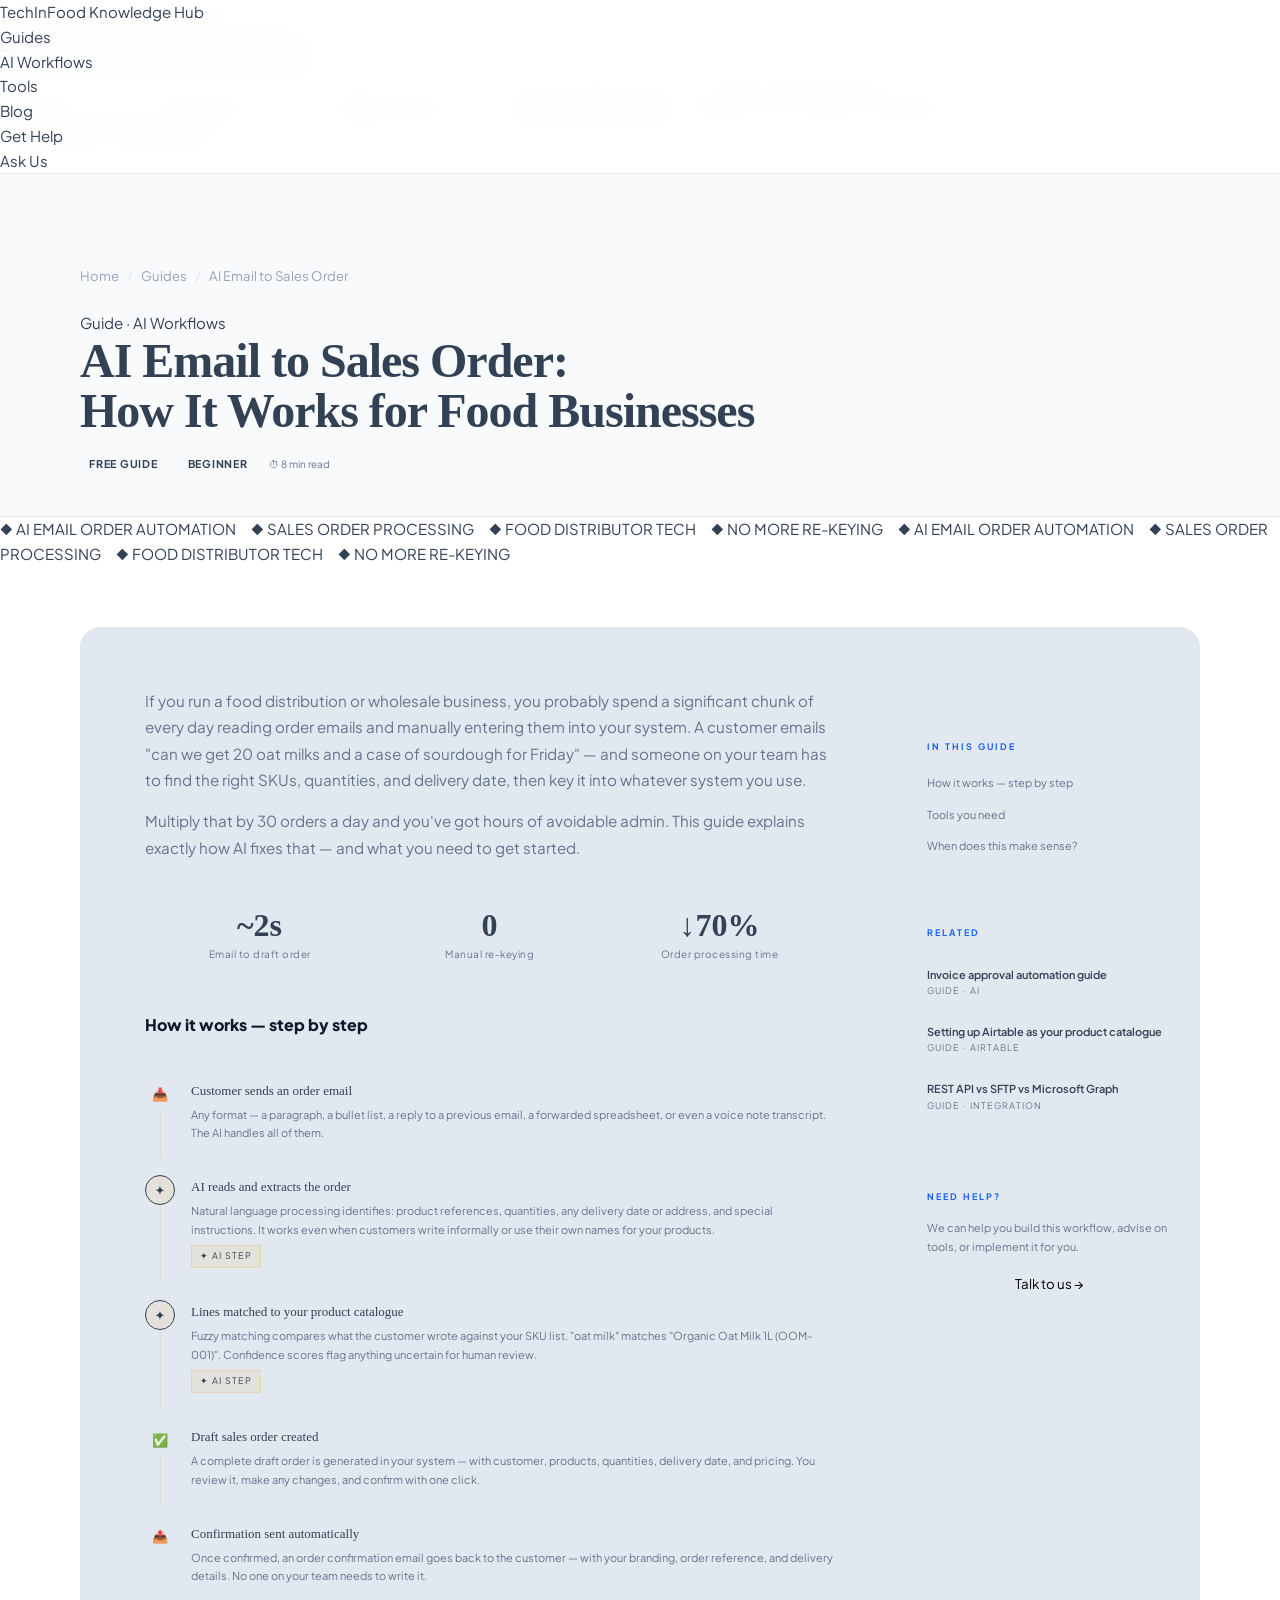
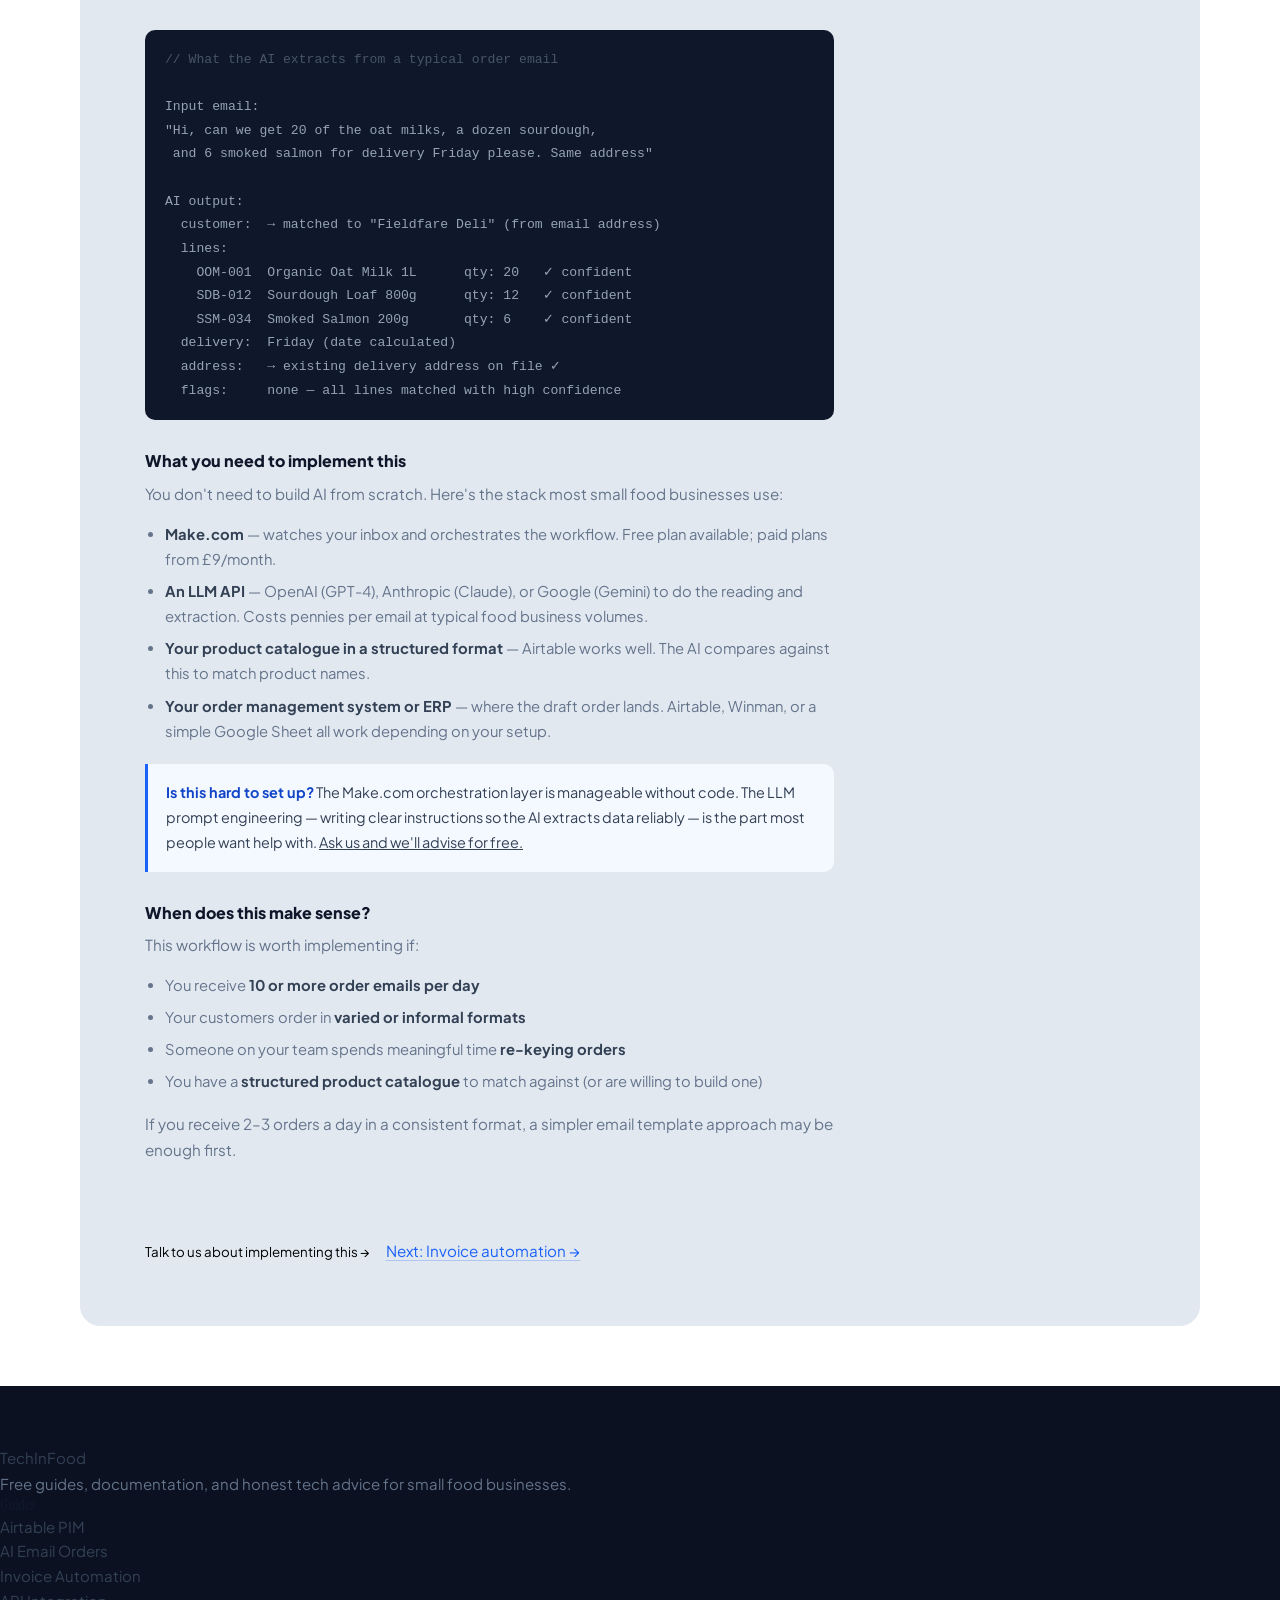
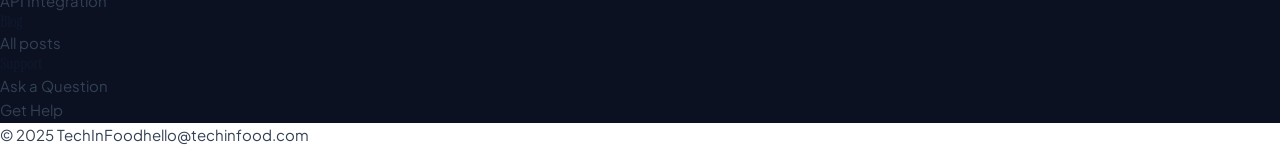
<file: guides/ai-email-to-sales-order.html>
<!DOCTYPE html>
<html lang="en">
<head>
<meta charset="UTF-8">
<meta name="viewport" content="width=device-width, initial-scale=1.0">
<title>AI Email to Sales Order Automation for Food Businesses | TechInFood</title>
<meta name="description" content="How AI reads customer order emails, extracts product lines, and creates draft sales orders automatically. A plain-English guide for food distributors and wholesalers. Free.">
<link rel="canonical" href="https://www.techinfood.com/guides/ai-email-to-sales-order.html">
<link href="https://fonts.googleapis.com/css2?family=Plus+Jakarta+Sans:wght@400;500;600;700;800&family=Instrument+Serif:ital@0;1&display=swap" rel="stylesheet">
<link rel="stylesheet" href="../assets/style.css">
<style>
  .page-layout { display: grid; grid-template-columns: 1fr 300px; gap: 1px; background: var(--border); }
  .page-main { background: var(--bg); padding: 60px 64px; }
  .page-sidebar { background: var(--panel); padding: 40px 28px; position: sticky; top: 72px; height: fit-content; }
  .sidebar-label { font-size: 9px; letter-spacing: 2px; text-transform: uppercase; color: var(--blue); margin-bottom: 14px; }
  .sidebar-section { margin-bottom: 32px; padding-bottom: 32px; border-bottom: 1px solid var(--border); }
  .sidebar-section:last-child { border-bottom: none; margin-bottom: 0; }
  .toc-link { display: block; font-size: 11px; color: var(--muted); padding: 6px 0; border-bottom: 1px solid rgba(232,164,34,0.04); text-decoration: none; transition: color 0.2s, padding-left 0.2s; }
  .toc-link:hover { color: var(--amber); padding-left: 6px; }
  .related-card { display: block; text-decoration: none; padding: 12px 0; border-bottom: 1px solid rgba(232,164,34,0.05); transition: padding-left 0.2s; }
  .related-card:hover { padding-left: 4px; }
  .related-card:last-child { border-bottom: none; }
  .related-title { font-size: 11px; color: var(--text); margin-bottom: 2px; line-height: 1.4; }
  .related-type { font-size: 9px; letter-spacing: 1px; text-transform: uppercase; color: var(--muted); }
  .flow-diagram { display: flex; flex-direction: column; gap: 0; margin: 28px 0; }
  .flow-step { display: flex; gap: 16px; padding: 16px 0; position: relative; }
  .flow-step:not(:last-child)::after { content: ''; position: absolute; left: 15px; top: 46px; bottom: 0; width: 1px; background: rgba(232,164,34,0.15); }
  .flow-dot { width: 30px; height: 30px; border-radius: 50%; border: 1px solid var(--border); display: flex; align-items: center; justify-content: center; font-size: 13px; flex-shrink: 0; background: var(--panel); position: relative; z-index: 1; }
  .flow-dot.ai { background: rgba(232,164,34,0.1); border-color: var(--amber-dim); }
  .flow-title { font-size: 13px; color: var(--cream); margin-bottom: 3px; font-family: 'Fraunces', serif; }
  .flow-desc { font-size: 11px; color: var(--muted); line-height: 1.7; }
  .ai-badge { display: inline-flex; align-items: center; gap: 4px; font-size: 9px; letter-spacing: 1px; text-transform: uppercase; background: rgba(232,164,34,0.1); border: 1px solid rgba(232,164,34,0.2); color: var(--amber); padding: 2px 8px; margin-top: 5px; }
  .page-hero-inner { padding: 120px 80px 0; background: var(--surface); border-bottom: 1px solid var(--border); }
  .stat-row { display: grid; grid-template-columns: repeat(3,1fr); gap: 1px; background: var(--border); margin: 28px 0; }
  .stat-cell { background: var(--panel); padding: 20px; text-align: center; }
  .stat-num { font-family: 'Playfair Display', serif; font-size: 32px; color: var(--amber); font-weight: 900; line-height: 1; margin-bottom: 4px; }
  .stat-lbl { font-size: 10px; color: var(--muted); letter-spacing: 0.5px; }
  @media(max-width:900px){ .page-hero-inner{padding:100px 24px 0;} .page-layout{grid-template-columns:1fr;} .page-main{padding:40px 24px;} .page-sidebar{position:static;} .stat-row{grid-template-columns:1fr;} }
</style>
</head>
<body>

<div class="modal-overlay" id="modal">
  <div class="modal" id="modal-inner">
    <button class="modal-close" onclick="closeModal()">✕</button>
    <div class="section-label" style="margin-bottom:10px;">Implement this in your business</div>
    <h3>Let's talk about AI order automation</h3>
    <p>We can advise on tools, help you build the workflow, or implement it for you. Start with a free call.</p>
    <div class="modal-form">
      <input type="text" placeholder="Your name" /><input type="email" placeholder="Your email" /><input type="text" placeholder="Business name" />
      <select><option value="" disabled selected>What would help most?</option><option>Free advice call</option><option>Guided setup session</option><option>Done-for-you implementation</option><option>Just a question</option></select>
      <textarea placeholder="Tell us roughly how many order emails you receive per day…"></textarea>
      <button class="modal-submit" onclick="submitForm()">Send →</button>
      <div class="modal-note">We reply within 1 business day</div>
    </div>
  </div>
</div>

<nav>
  <a href="/" class="logo">Tech<span>In</span>Food <span class="logo-badge">Knowledge Hub</span></a>
  <ul>
    <li><a href="/guides/" class="active">Guides</a></li>
    <li><a href="/#ai-docs">AI Workflows</a></li>
    <li><a href="/#tools">Tools</a></li>
    <li><a href="/blog/">Blog</a></li>
    <li><a href="/#ask-us">Get Help</a></li>
    <li><a href="#" onclick="openModal()" class="nav-cta">Ask Us</a></li>
  </ul>
</nav>

<div class="page-hero-inner">
  <div class="breadcrumb"><a href="/">Home</a><span>/</span><a href="/guides/">Guides</a><span>/</span> AI Email to Sales Order</div>
  <div style="padding-bottom:40px;">
    <div class="section-label">Guide · AI Workflows</div>
    <h1 style="font-family:'Playfair Display',serif;font-size:clamp(26px,4vw,48px);font-weight:900;color:var(--cream);letter-spacing:-1px;line-height:1.05;margin-bottom:16px;">AI Email to Sales Order:<br>How It Works for Food Businesses</h1>
    <div style="display:flex;gap:12px;align-items:center;flex-wrap:wrap;margin-top:16px;">
      <span class="badge badge-free">Free guide</span><span class="badge badge-beginner">Beginner</span>
      <span style="font-size:10px;color:var(--muted);">⏱ 8 min read</span>
    </div>
  </div>
</div>

<div class="ticker"><div class="ticker-inner">◆ AI EMAIL ORDER AUTOMATION &nbsp;&nbsp;&nbsp; ◆ SALES ORDER PROCESSING &nbsp;&nbsp;&nbsp; ◆ FOOD DISTRIBUTOR TECH &nbsp;&nbsp;&nbsp; ◆ NO MORE RE-KEYING &nbsp;&nbsp;&nbsp; ◆ AI EMAIL ORDER AUTOMATION &nbsp;&nbsp;&nbsp; ◆ SALES ORDER PROCESSING &nbsp;&nbsp;&nbsp; ◆ FOOD DISTRIBUTOR TECH &nbsp;&nbsp;&nbsp; ◆ NO MORE RE-KEYING &nbsp;&nbsp;&nbsp;</div></div>

<div style="background:var(--bg);padding:60px 80px;">
  <div class="page-layout">
    <div class="page-main reveal">
      <div class="article-body">
        <p>If you run a food distribution or wholesale business, you probably spend a significant chunk of every day reading order emails and manually entering them into your system. A customer emails "can we get 20 oat milks and a case of sourdough for Friday" — and someone on your team has to find the right SKUs, quantities, and delivery date, then key it into whatever system you use.</p>
        <p>Multiply that by 30 orders a day and you've got hours of avoidable admin. This guide explains exactly how AI fixes that — and what you need to get started.</p>

        <div class="stat-row">
          <div class="stat-cell"><div class="stat-num">~2s</div><div class="stat-lbl">Email to draft order</div></div>
          <div class="stat-cell"><div class="stat-num">0</div><div class="stat-lbl">Manual re-keying</div></div>
          <div class="stat-cell"><div class="stat-num">↓70%</div><div class="stat-lbl">Order processing time</div></div>
        </div>

        <h3 id="how">How it works — step by step</h3>
        <div class="flow-diagram">
          <div class="flow-step">
            <div class="flow-dot">📥</div>
            <div>
              <div class="flow-title">Customer sends an order email</div>
              <div class="flow-desc">Any format — a paragraph, a bullet list, a reply to a previous email, a forwarded spreadsheet, or even a voice note transcript. The AI handles all of them.</div>
            </div>
          </div>
          <div class="flow-step">
            <div class="flow-dot ai">✦</div>
            <div>
              <div class="flow-title">AI reads and extracts the order</div>
              <div class="flow-desc">Natural language processing identifies: product references, quantities, any delivery date or address, and special instructions. It works even when customers write informally or use their own names for your products.</div>
              <div class="ai-badge">✦ AI step</div>
            </div>
          </div>
          <div class="flow-step">
            <div class="flow-dot ai">✦</div>
            <div>
              <div class="flow-title">Lines matched to your product catalogue</div>
              <div class="flow-desc">Fuzzy matching compares what the customer wrote against your SKU list. "oat milk" matches "Organic Oat Milk 1L (OOM-001)". Confidence scores flag anything uncertain for human review.</div>
              <div class="ai-badge">✦ AI step</div>
            </div>
          </div>
          <div class="flow-step">
            <div class="flow-dot">✅</div>
            <div>
              <div class="flow-title">Draft sales order created</div>
              <div class="flow-desc">A complete draft order is generated in your system — with customer, products, quantities, delivery date, and pricing. You review it, make any changes, and confirm with one click.</div>
            </div>
          </div>
          <div class="flow-step">
            <div class="flow-dot">📤</div>
            <div>
              <div class="flow-title">Confirmation sent automatically</div>
              <div class="flow-desc">Once confirmed, an order confirmation email goes back to the customer — with your branding, order reference, and delivery details. No one on your team needs to write it.</div>
            </div>
          </div>
        </div>

        <div class="code-block"><span class="comment">// What the AI extracts from a typical order email</span>

Input email:
"Hi, can we get 20 of the oat milks, a dozen sourdough,
 and 6 smoked salmon for delivery Friday please. Same address"

AI output:
  customer:  → matched to "Fieldfare Deli" (from email address)
  lines:
    OOM-001  Organic Oat Milk 1L      qty: 20   ✓ confident
    SDB-012  Sourdough Loaf 800g      qty: 12   ✓ confident
    SSM-034  Smoked Salmon 200g       qty: 6    ✓ confident
  delivery:  Friday (date calculated)
  address:   → existing delivery address on file ✓
  flags:     none — all lines matched with high confidence</div>

        <h3 id="tools">What you need to implement this</h3>
        <p>You don't need to build AI from scratch. Here's the stack most small food businesses use:</p>
        <ul>
          <li><strong>Make.com</strong> — watches your inbox and orchestrates the workflow. Free plan available; paid plans from £9/month.</li>
          <li><strong>An LLM API</strong> — OpenAI (GPT-4), Anthropic (Claude), or Google (Gemini) to do the reading and extraction. Costs pennies per email at typical food business volumes.</li>
          <li><strong>Your product catalogue in a structured format</strong> — Airtable works well. The AI compares against this to match product names.</li>
          <li><strong>Your order management system or ERP</strong> — where the draft order lands. Airtable, Winman, or a simple Google Sheet all work depending on your setup.</li>
        </ul>

        <div class="callout"><strong>Is this hard to set up?</strong> The Make.com orchestration layer is manageable without code. The LLM prompt engineering — writing clear instructions so the AI extracts data reliably — is the part most people want help with. <button onclick="openModal()" style="background:none;border:none;color:var(--amber);cursor:pointer;font-family:inherit;font-size:inherit;text-decoration:underline;padding:0;">Ask us and we'll advise for free.</button></div>

        <h3 id="when">When does this make sense?</h3>
        <p>This workflow is worth implementing if:</p>
        <ul>
          <li>You receive <strong>10 or more order emails per day</strong></li>
          <li>Your customers order in <strong>varied or informal formats</strong></li>
          <li>Someone on your team spends meaningful time <strong>re-keying orders</strong></li>
          <li>You have a <strong>structured product catalogue</strong> to match against (or are willing to build one)</li>
        </ul>
        <p>If you receive 2–3 orders a day in a consistent format, a simpler email template approach may be enough first.</p>

        <div style="margin-top:40px;padding-top:32px;border-top:1px solid var(--border);">
          <button class="btn-primary" onclick="openModal()">Talk to us about implementing this →</button>
          <a href="/guides/invoice-approval-automation.html" class="btn-outline" style="margin-left:12px;">Next: Invoice automation →</a>
        </div>
      </div>
    </div>

    <div class="page-sidebar">
      <div class="sidebar-section">
        <div class="sidebar-label">In this guide</div>
        <a href="#how" class="toc-link">How it works — step by step</a>
        <a href="#tools" class="toc-link">Tools you need</a>
        <a href="#when" class="toc-link">When does this make sense?</a>
      </div>
      <div class="sidebar-section">
        <div class="sidebar-label">Related</div>
        <a href="/guides/invoice-approval-automation.html" class="related-card">
          <div class="related-title">Invoice approval automation guide</div>
          <div class="related-type">Guide · AI</div>
        </a>
        <a href="/guides/airtable-pim.html" class="related-card">
          <div class="related-title">Setting up Airtable as your product catalogue</div>
          <div class="related-type">Guide · Airtable</div>
        </a>
        <a href="/guides/rest-api-sftp-graph.html" class="related-card">
          <div class="related-title">REST API vs SFTP vs Microsoft Graph</div>
          <div class="related-type">Guide · Integration</div>
        </a>
      </div>
      <div class="sidebar-section">
        <div class="sidebar-label">Need help?</div>
        <p style="font-size:11px;color:var(--muted);line-height:1.7;margin-bottom:14px;">We can help you build this workflow, advise on tools, or implement it for you.</p>
        <button class="btn-primary" style="width:100%;" onclick="openModal()">Talk to us →</button>
      </div>
    </div>
  </div>
</div>

<footer>
  <div><a href="/" class="logo">Tech<span>In</span>Food</a><p class="footer-desc">Free guides, documentation, and honest tech advice for small food businesses.</p></div>
  <div class="footer-col"><h4>Guides</h4><ul><li><a href="/guides/airtable-pim.html">Airtable PIM</a></li><li><a href="/guides/ai-email-to-sales-order.html">AI Email Orders</a></li><li><a href="/guides/invoice-approval-automation.html">Invoice Automation</a></li><li><a href="/guides/rest-api-sftp-graph.html">API Integration</a></li></ul></div>
  <div class="footer-col"><h4>Blog</h4><ul><li><a href="/blog/">All posts</a></li></ul></div>
  <div class="footer-col"><h4>Support</h4><ul><li><a onclick="openModal()">Ask a Question</a></li><li><a href="/#ask-us">Get Help</a></li></ul></div>
</footer>
<div class="footer-bottom"><span>© 2025 TechInFood</span><span>hello@techinfood.com</span></div>
<script src="../assets/nav.js"></script>
</body>
</html>
</file>
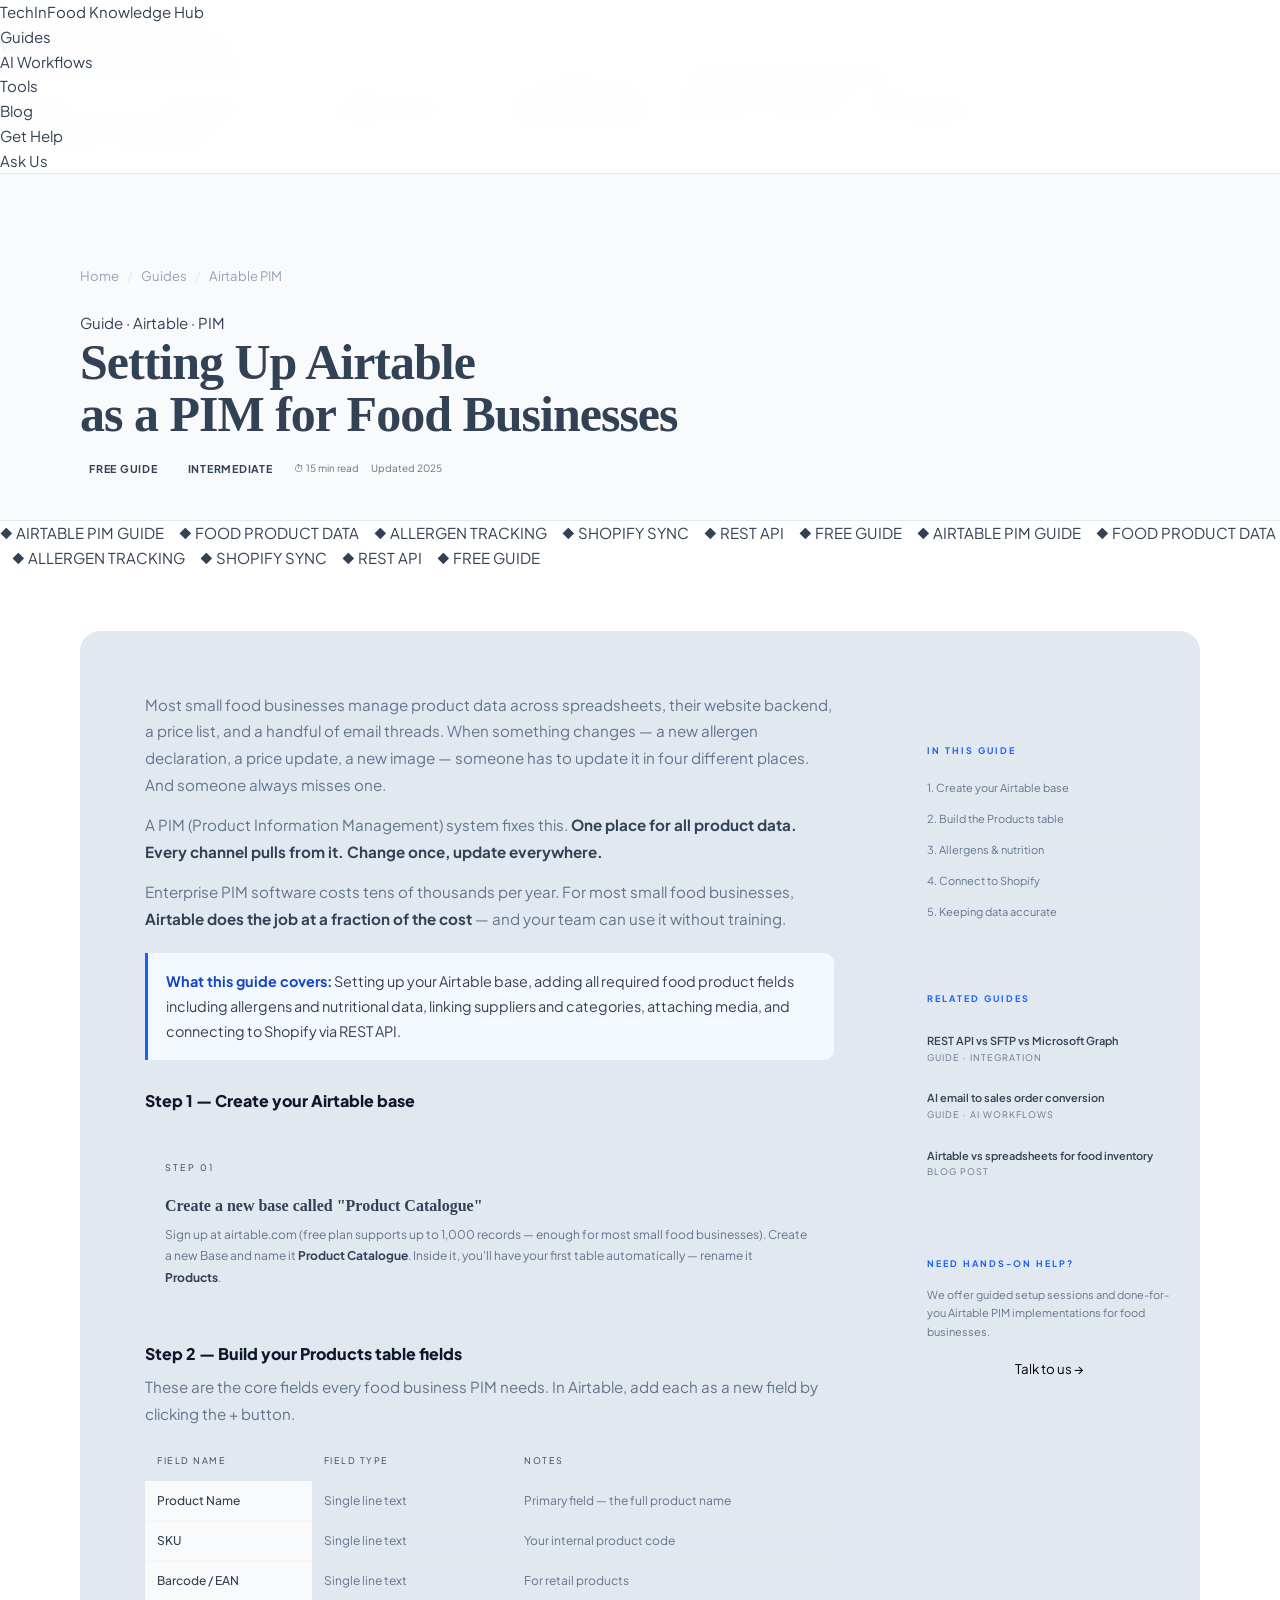
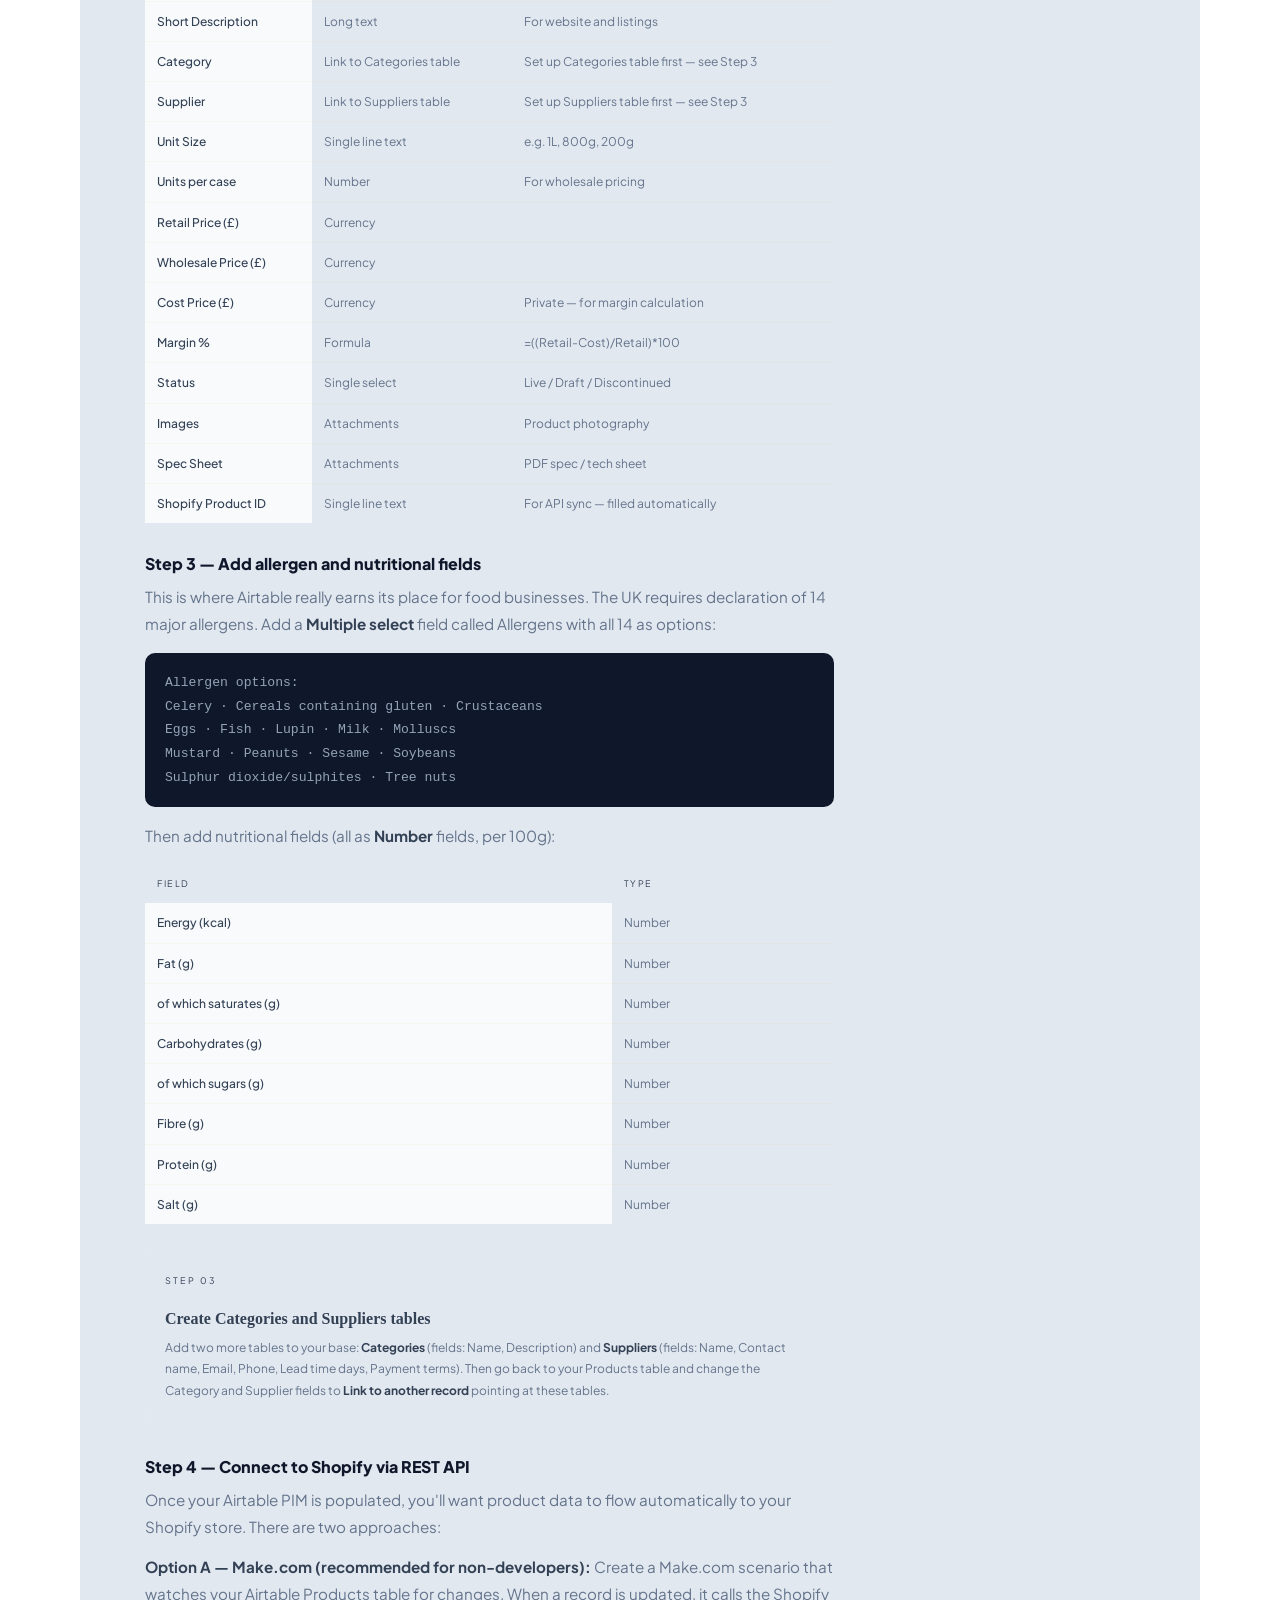
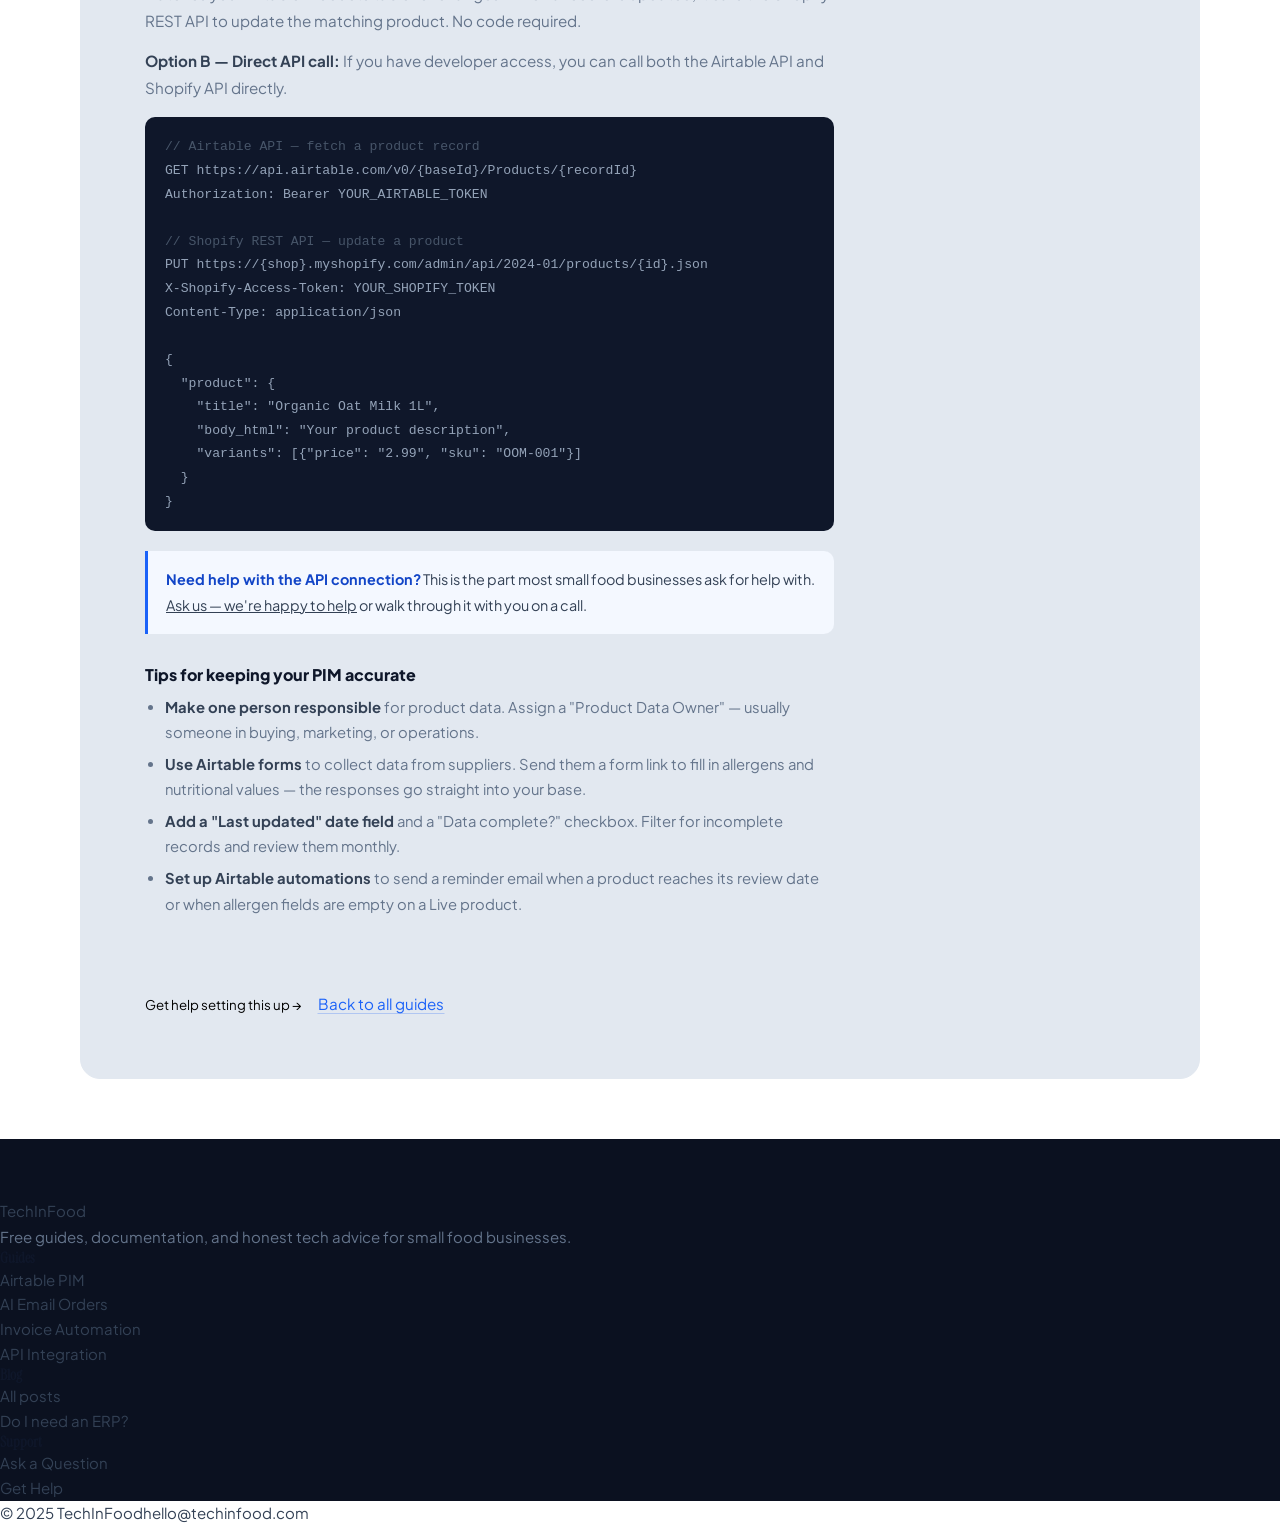
<file: guides/airtable-pim.html>
<!DOCTYPE html>
<html lang="en">
<head>
<meta charset="UTF-8">
<meta name="viewport" content="width=device-width, initial-scale=1.0">
<title>Setting Up Airtable as a PIM for Food Businesses | TechInFood Guide</title>
<meta name="description" content="Step-by-step guide to setting up Airtable as a Product Information Management system for food businesses. Covers allergens, nutritional data, supplier links, image attachments, and Shopify REST API connection. Free.">
<link rel="canonical" href="https://www.techinfood.com/guides/airtable-pim.html">
<script type="application/ld+json">{"@context":"https://schema.org","@type":"HowTo","name":"How to set up Airtable as a PIM for food businesses","description":"Step-by-step guide to configuring Airtable as a Product Information Management system for small food businesses, including allergen tracking, Shopify API connection, and team collaboration.","step":[{"@type":"HowToStep","position":1,"name":"Create your Airtable base and Products table","text":"Sign up for Airtable and create a new Base called 'Product Catalogue'. Add a table called 'Products' with fields for product name, SKU, description, and category."},{"@type":"HowToStep","position":2,"name":"Add allergen and nutritional fields","text":"Create a multiple-select field for the 14 major allergens. Add number fields for calories, protein, carbohydrates, fat, fibre, and salt per 100g."},{"@type":"HowToStep","position":3,"name":"Link to Suppliers and Categories tables","text":"Create separate Suppliers and Categories tables and use Linked Record fields to connect them to your Products table."},{"@type":"HowToStep","position":4,"name":"Add image and document attachments","text":"Add an Attachments field for product images, spec sheets, and packaging artwork."},{"@type":"HowToStep","position":5,"name":"Connect to Shopify via REST API","text":"Use Airtable's REST API or Make.com to sync product data to your Shopify store automatically when records are updated."}]}</script>
<link href="https://fonts.googleapis.com/css2?family=Plus+Jakarta+Sans:wght@400;500;600;700;800&family=Instrument+Serif:ital@0;1&display=swap" rel="stylesheet">
<link rel="stylesheet" href="../assets/style.css">
<style>
  .page-layout { display: grid; grid-template-columns: 1fr 300px; gap: 1px; background: var(--border); max-width: 100%; }
  .page-main { background: var(--bg); padding: 60px 64px; }
  .page-sidebar { background: var(--panel); padding: 40px 28px; position: sticky; top: 72px; height: fit-content; }
  .sidebar-section { margin-bottom: 32px; padding-bottom: 32px; border-bottom: 1px solid var(--border); }
  .sidebar-section:last-child { border-bottom: none; margin-bottom: 0; }
  .sidebar-label { font-size: 9px; letter-spacing: 2px; text-transform: uppercase; color: var(--blue); margin-bottom: 14px; }
  .toc-link { display: block; font-size: 11px; color: var(--muted); padding: 6px 0; border-bottom: 1px solid rgba(232,164,34,0.04); text-decoration: none; transition: color 0.2s, padding-left 0.2s; }
  .toc-link:hover { color: var(--amber); padding-left: 6px; }
  .related-card { display: block; text-decoration: none; padding: 12px 0; border-bottom: 1px solid rgba(232,164,34,0.05); transition: padding-left 0.2s; }
  .related-card:hover { padding-left: 4px; }
  .related-card:last-child { border-bottom: none; }
  .related-title { font-size: 11px; color: var(--text); margin-bottom: 2px; line-height: 1.4; }
  .related-type { font-size: 9px; letter-spacing: 1px; text-transform: uppercase; color: var(--muted); }
  .article-header { margin-bottom: 40px; padding-bottom: 32px; border-bottom: 1px solid var(--border); }
  .article-meta { display: flex; gap: 12px; align-items: center; margin-top: 16px; flex-wrap: wrap; }
  .step-block { background: var(--panel); border: 1px solid var(--border); border-left: 3px solid var(--amber); padding: 24px 24px 24px 20px; margin: 24px 0; }
  .step-block-num { font-size: 9px; letter-spacing: 2px; text-transform: uppercase; color: var(--amber); margin-bottom: 8px; }
  .step-block h4 { font-family: 'Fraunces', serif; font-size: 16px; color: var(--cream); margin-bottom: 8px; }
  .step-block p { font-size: 12px; color: var(--muted); line-height: 1.8; margin: 0; }
  .field-table { width: 100%; border-collapse: collapse; margin: 16px 0; font-size: 12px; }
  .field-table th { background: var(--panel); padding: 10px 12px; text-align: left; font-size: 9px; letter-spacing: 1.5px; text-transform: uppercase; color: var(--amber-dim); border-bottom: 1px solid var(--border); font-weight: 400; }
  .field-table td { padding: 10px 12px; border-bottom: 1px solid rgba(232,164,34,0.05); color: var(--muted); vertical-align: top; }
  .field-table td:first-child { color: var(--cream); font-weight: 500; }
  .field-table tr:last-child td { border-bottom: none; }
  .page-hero-inner { padding: 120px 80px 0; background: var(--surface); border-bottom: 1px solid var(--border); }
  @media(max-width:900px){ .page-hero-inner{padding:100px 24px 0;} .page-layout{grid-template-columns:1fr;} .page-main{padding:40px 24px;} .page-sidebar{position:static;} }
</style>
</head>
<body>

<div class="modal-overlay" id="modal">
  <div class="modal" id="modal-inner">
    <button class="modal-close" onclick="closeModal()">✕</button>
    <div class="section-label" style="margin-bottom:10px;">Get hands-on help</div>
    <h3>We can set this up with you</h3>
    <p>Rather have someone walk through the Airtable PIM setup with you? We offer guided sessions and done-for-you implementations.</p>
    <div class="modal-form">
      <input type="text" placeholder="Your name" /><input type="email" placeholder="Your email" /><input type="text" placeholder="Business name" />
      <select><option value="" disabled selected>What do you need?</option><option>Guided setup session</option><option>Done-for-you Airtable PIM</option><option>Shopify connection help</option><option>General advice call (free)</option></select>
      <textarea placeholder="Tell us about your product catalogue size and current setup…"></textarea>
      <button class="modal-submit" onclick="submitForm()">Send request →</button>
      <div class="modal-note">We reply within 1 business day</div>
    </div>
  </div>
</div>

<nav>
  <a href="/" class="logo">Tech<span>In</span>Food <span class="logo-badge">Knowledge Hub</span></a>
  <ul>
    <li><a href="/guides/" class="active">Guides</a></li>
    <li><a href="/#ai-docs">AI Workflows</a></li>
    <li><a href="/#tools">Tools</a></li>
    <li><a href="/blog/">Blog</a></li>
    <li><a href="/#ask-us">Get Help</a></li>
    <li><a href="#" onclick="openModal()" class="nav-cta">Ask Us</a></li>
  </ul>
</nav>

<div class="page-hero-inner">
  <div class="breadcrumb"><a href="/">Home</a><span>/</span><a href="/guides/">Guides</a><span>/</span> Airtable PIM</div>
  <div style="padding-bottom:40px;">
    <div class="section-label">Guide · Airtable · PIM</div>
    <h1 style="font-family:'Playfair Display',serif;font-size:clamp(28px,4vw,50px);font-weight:900;color:var(--cream);letter-spacing:-1px;line-height:1.05;margin-bottom:16px;">Setting Up Airtable<br>as a PIM for Food Businesses</h1>
    <div class="article-meta">
      <span class="badge badge-free">Free guide</span>
      <span class="badge badge-intermediate">Intermediate</span>
      <span style="font-size:10px;color:var(--muted);">⏱ 15 min read</span>
      <span style="font-size:10px;color:var(--muted);">Updated 2025</span>
    </div>
  </div>
</div>

<div class="ticker"><div class="ticker-inner">◆ AIRTABLE PIM GUIDE &nbsp;&nbsp;&nbsp; ◆ FOOD PRODUCT DATA &nbsp;&nbsp;&nbsp; ◆ ALLERGEN TRACKING &nbsp;&nbsp;&nbsp; ◆ SHOPIFY SYNC &nbsp;&nbsp;&nbsp; ◆ REST API &nbsp;&nbsp;&nbsp; ◆ FREE GUIDE &nbsp;&nbsp;&nbsp; ◆ AIRTABLE PIM GUIDE &nbsp;&nbsp;&nbsp; ◆ FOOD PRODUCT DATA &nbsp;&nbsp;&nbsp; ◆ ALLERGEN TRACKING &nbsp;&nbsp;&nbsp; ◆ SHOPIFY SYNC &nbsp;&nbsp;&nbsp; ◆ REST API &nbsp;&nbsp;&nbsp; ◆ FREE GUIDE &nbsp;&nbsp;&nbsp;</div></div>

<div style="background:var(--bg);padding:60px 80px;" class="reveal">
  <div class="page-layout">
    <div class="page-main">
      <div class="article-body">
        <p>Most small food businesses manage product data across spreadsheets, their website backend, a price list, and a handful of email threads. When something changes — a new allergen declaration, a price update, a new image — someone has to update it in four different places. And someone always misses one.</p>
        <p>A PIM (Product Information Management) system fixes this. <strong>One place for all product data. Every channel pulls from it. Change once, update everywhere.</strong></p>
        <p>Enterprise PIM software costs tens of thousands per year. For most small food businesses, <strong>Airtable does the job at a fraction of the cost</strong> — and your team can use it without training.</p>

        <div class="callout"><strong>What this guide covers:</strong> Setting up your Airtable base, adding all required food product fields including allergens and nutritional data, linking suppliers and categories, attaching media, and connecting to Shopify via REST API.</div>

        <h3 id="step1">Step 1 — Create your Airtable base</h3>
        <div class="step-block">
          <div class="step-block-num">Step 01</div>
          <h4>Create a new base called "Product Catalogue"</h4>
          <p>Sign up at airtable.com (free plan supports up to 1,000 records — enough for most small food businesses). Create a new Base and name it <strong>Product Catalogue</strong>. Inside it, you'll have your first table automatically — rename it <strong>Products</strong>.</p>
        </div>

        <h3 id="step2">Step 2 — Build your Products table fields</h3>
        <p>These are the core fields every food business PIM needs. In Airtable, add each as a new field by clicking the + button.</p>
        <table class="field-table">
          <thead><tr><th>Field name</th><th>Field type</th><th>Notes</th></tr></thead>
          <tbody>
            <tr><td>Product Name</td><td>Single line text</td><td>Primary field — the full product name</td></tr>
            <tr><td>SKU</td><td>Single line text</td><td>Your internal product code</td></tr>
            <tr><td>Barcode / EAN</td><td>Single line text</td><td>For retail products</td></tr>
            <tr><td>Short Description</td><td>Long text</td><td>For website and listings</td></tr>
            <tr><td>Category</td><td>Link to Categories table</td><td>Set up Categories table first — see Step 3</td></tr>
            <tr><td>Supplier</td><td>Link to Suppliers table</td><td>Set up Suppliers table first — see Step 3</td></tr>
            <tr><td>Unit Size</td><td>Single line text</td><td>e.g. 1L, 800g, 200g</td></tr>
            <tr><td>Units per case</td><td>Number</td><td>For wholesale pricing</td></tr>
            <tr><td>Retail Price (£)</td><td>Currency</td><td></td></tr>
            <tr><td>Wholesale Price (£)</td><td>Currency</td><td></td></tr>
            <tr><td>Cost Price (£)</td><td>Currency</td><td>Private — for margin calculation</td></tr>
            <tr><td>Margin %</td><td>Formula</td><td>=((Retail-Cost)/Retail)*100</td></tr>
            <tr><td>Status</td><td>Single select</td><td>Live / Draft / Discontinued</td></tr>
            <tr><td>Images</td><td>Attachments</td><td>Product photography</td></tr>
            <tr><td>Spec Sheet</td><td>Attachments</td><td>PDF spec / tech sheet</td></tr>
            <tr><td>Shopify Product ID</td><td>Single line text</td><td>For API sync — filled automatically</td></tr>
          </tbody>
        </table>

        <h3 id="allergens">Step 3 — Add allergen and nutritional fields</h3>
        <p>This is where Airtable really earns its place for food businesses. The UK requires declaration of 14 major allergens. Add a <strong>Multiple select</strong> field called Allergens with all 14 as options:</p>
        <div class="code-block">Allergen options:
Celery · Cereals containing gluten · Crustaceans
Eggs · Fish · Lupin · Milk · Molluscs
Mustard · Peanuts · Sesame · Soybeans
Sulphur dioxide/sulphites · Tree nuts</div>
        <p>Then add nutritional fields (all as <strong>Number</strong> fields, per 100g):</p>
        <table class="field-table">
          <thead><tr><th>Field</th><th>Type</th></tr></thead>
          <tbody>
            <tr><td>Energy (kcal)</td><td>Number</td></tr>
            <tr><td>Fat (g)</td><td>Number</td></tr>
            <tr><td>of which saturates (g)</td><td>Number</td></tr>
            <tr><td>Carbohydrates (g)</td><td>Number</td></tr>
            <tr><td>of which sugars (g)</td><td>Number</td></tr>
            <tr><td>Fibre (g)</td><td>Number</td></tr>
            <tr><td>Protein (g)</td><td>Number</td></tr>
            <tr><td>Salt (g)</td><td>Number</td></tr>
          </tbody>
        </table>

        <div class="step-block">
          <div class="step-block-num">Step 03</div>
          <h4>Create Categories and Suppliers tables</h4>
          <p>Add two more tables to your base: <strong>Categories</strong> (fields: Name, Description) and <strong>Suppliers</strong> (fields: Name, Contact name, Email, Phone, Lead time days, Payment terms). Then go back to your Products table and change the Category and Supplier fields to <strong>Link to another record</strong> pointing at these tables.</p>
        </div>

        <h3 id="shopify">Step 4 — Connect to Shopify via REST API</h3>
        <p>Once your Airtable PIM is populated, you'll want product data to flow automatically to your Shopify store. There are two approaches:</p>
        <p><strong>Option A — Make.com (recommended for non-developers):</strong> Create a Make.com scenario that watches your Airtable Products table for changes. When a record is updated, it calls the Shopify REST API to update the matching product. No code required.</p>
        <p><strong>Option B — Direct API call:</strong> If you have developer access, you can call both the Airtable API and Shopify API directly.</p>
        <div class="code-block"><span class="comment">// Airtable API — fetch a product record</span>
GET https://api.airtable.com/v0/{baseId}/Products/{recordId}
Authorization: Bearer YOUR_AIRTABLE_TOKEN

<span class="comment">// Shopify REST API — update a product</span>
PUT https://{shop}.myshopify.com/admin/api/2024-01/products/{id}.json
X-Shopify-Access-Token: YOUR_SHOPIFY_TOKEN
Content-Type: application/json

{
  "product": {
    "title": "Organic Oat Milk 1L",
    "body_html": "Your product description",
    "variants": [{"price": "2.99", "sku": "OOM-001"}]
  }
}</div>

        <div class="callout"><strong>Need help with the API connection?</strong> This is the part most small food businesses ask for help with. <button onclick="openModal()" style="background:none;border:none;color:var(--amber);cursor:pointer;font-family:inherit;font-size:inherit;text-decoration:underline;padding:0;">Ask us — we're happy to help</button> or walk through it with you on a call.</div>

        <h3 id="tips">Tips for keeping your PIM accurate</h3>
        <ul>
          <li><strong>Make one person responsible</strong> for product data. Assign a "Product Data Owner" — usually someone in buying, marketing, or operations.</li>
          <li><strong>Use Airtable forms</strong> to collect data from suppliers. Send them a form link to fill in allergens and nutritional values — the responses go straight into your base.</li>
          <li><strong>Add a "Last updated" date field</strong> and a "Data complete?" checkbox. Filter for incomplete records and review them monthly.</li>
          <li><strong>Set up Airtable automations</strong> to send a reminder email when a product reaches its review date or when allergen fields are empty on a Live product.</li>
        </ul>

        <div style="margin-top:40px;padding-top:32px;border-top:1px solid var(--border);">
          <button class="btn-primary" onclick="openModal()">Get help setting this up →</button>
          <a href="/guides/" class="btn-outline" style="margin-left:12px;">Back to all guides</a>
        </div>
      </div>
    </div>

    <div class="page-sidebar">
      <div class="sidebar-section">
        <div class="sidebar-label">In this guide</div>
        <a href="#step1" class="toc-link">1. Create your Airtable base</a>
        <a href="#step2" class="toc-link">2. Build the Products table</a>
        <a href="#allergens" class="toc-link">3. Allergens &amp; nutrition</a>
        <a href="#shopify" class="toc-link">4. Connect to Shopify</a>
        <a href="#tips" class="toc-link">5. Keeping data accurate</a>
      </div>
      <div class="sidebar-section">
        <div class="sidebar-label">Related guides</div>
        <a href="/guides/rest-api-sftp-graph.html" class="related-card">
          <div class="related-title">REST API vs SFTP vs Microsoft Graph</div>
          <div class="related-type">Guide · Integration</div>
        </a>
        <a href="/guides/ai-email-to-sales-order.html" class="related-card">
          <div class="related-title">AI email to sales order conversion</div>
          <div class="related-type">Guide · AI Workflows</div>
        </a>
        <a href="/blog/airtable-vs-spreadsheet.html" class="related-card">
          <div class="related-title">Airtable vs spreadsheets for food inventory</div>
          <div class="related-type">Blog post</div>
        </a>
      </div>
      <div class="sidebar-section">
        <div class="sidebar-label">Need hands-on help?</div>
        <p style="font-size:11px;color:var(--muted);line-height:1.7;margin-bottom:14px;">We offer guided setup sessions and done-for-you Airtable PIM implementations for food businesses.</p>
        <button class="btn-primary" style="width:100%;" onclick="openModal()">Talk to us →</button>
      </div>
    </div>
  </div>
</div>

<footer>
  <div><a href="/" class="logo">Tech<span>In</span>Food</a><p class="footer-desc">Free guides, documentation, and honest tech advice for small food businesses.</p></div>
  <div class="footer-col"><h4>Guides</h4><ul><li><a href="/guides/airtable-pim.html">Airtable PIM</a></li><li><a href="/guides/ai-email-to-sales-order.html">AI Email Orders</a></li><li><a href="/guides/invoice-approval-automation.html">Invoice Automation</a></li><li><a href="/guides/rest-api-sftp-graph.html">API Integration</a></li></ul></div>
  <div class="footer-col"><h4>Blog</h4><ul><li><a href="/blog/">All posts</a></li><li><a href="/blog/do-i-need-an-erp.html">Do I need an ERP?</a></li></ul></div>
  <div class="footer-col"><h4>Support</h4><ul><li><a onclick="openModal()">Ask a Question</a></li><li><a href="/#ask-us">Get Help</a></li></ul></div>
</footer>
<div class="footer-bottom"><span>© 2025 TechInFood</span><span>hello@techinfood.com</span></div>
<script src="../assets/nav.js"></script>
</body>
</html>
</file>
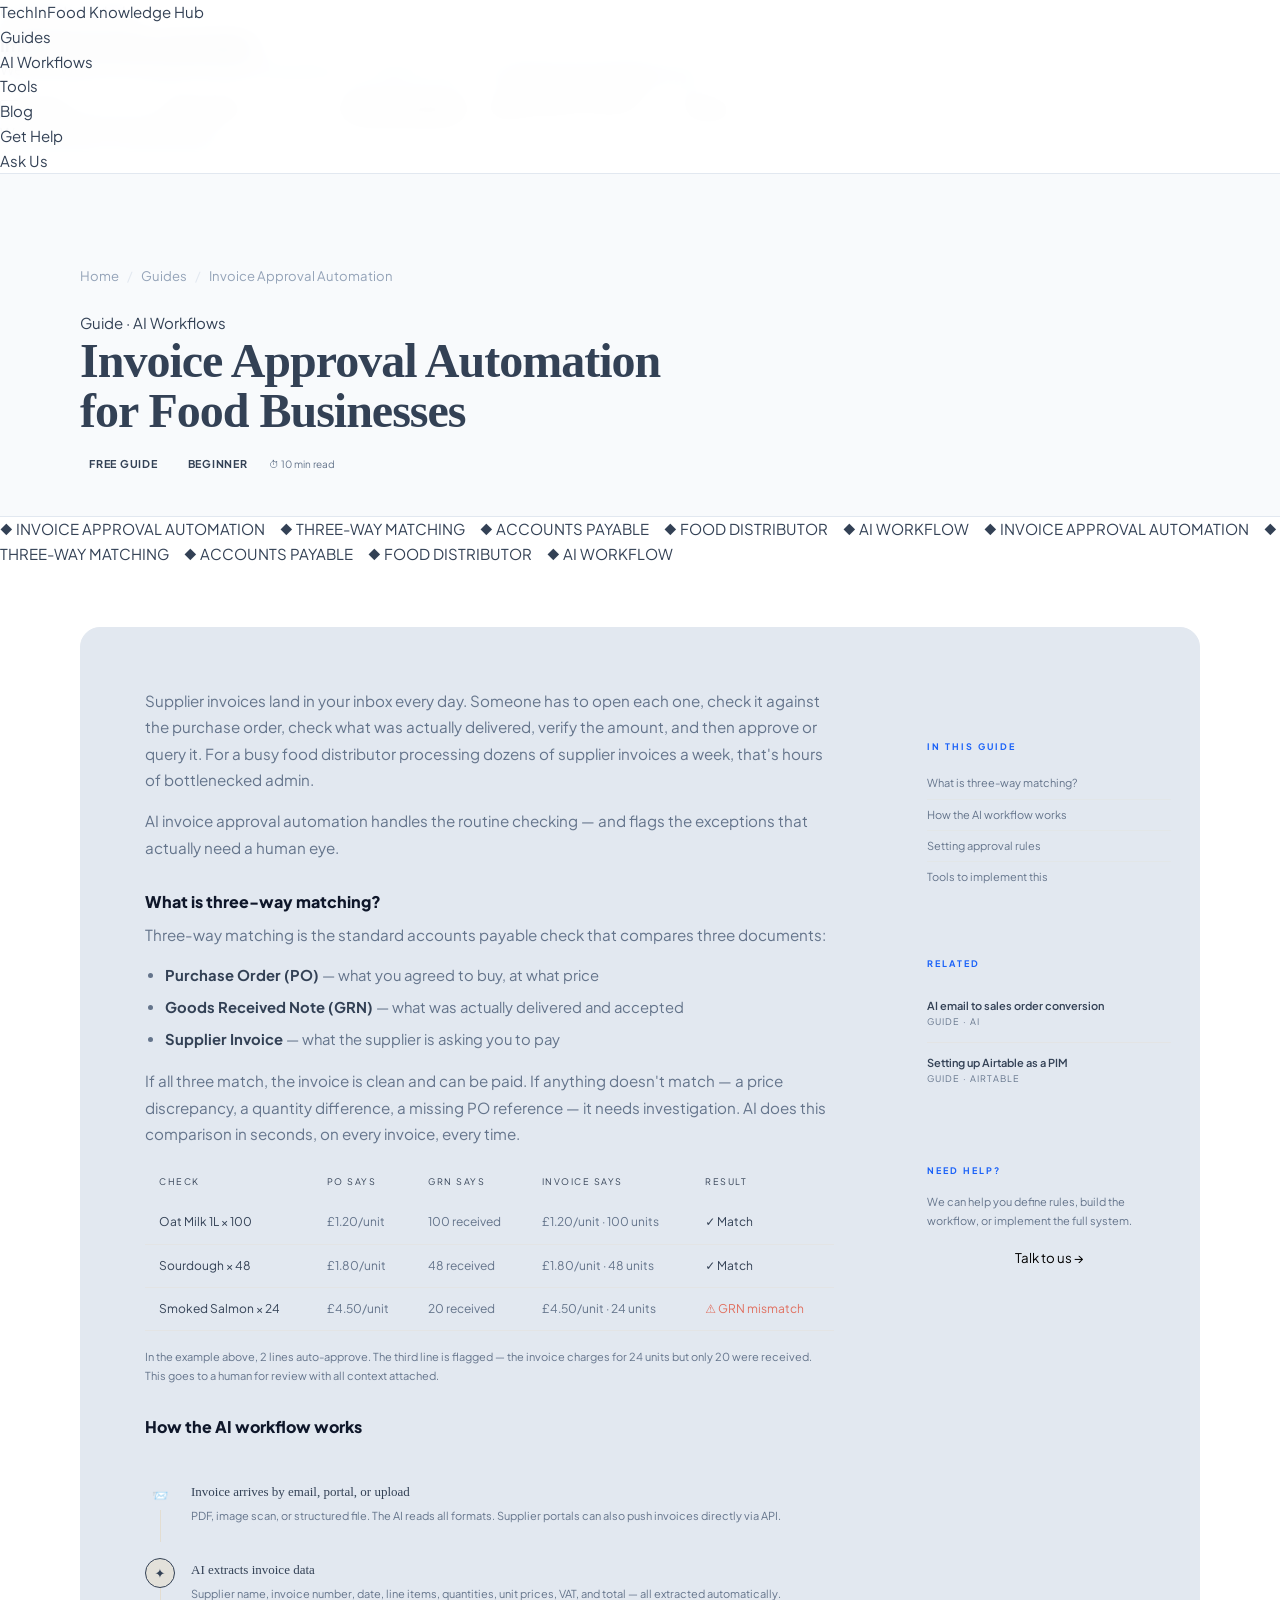
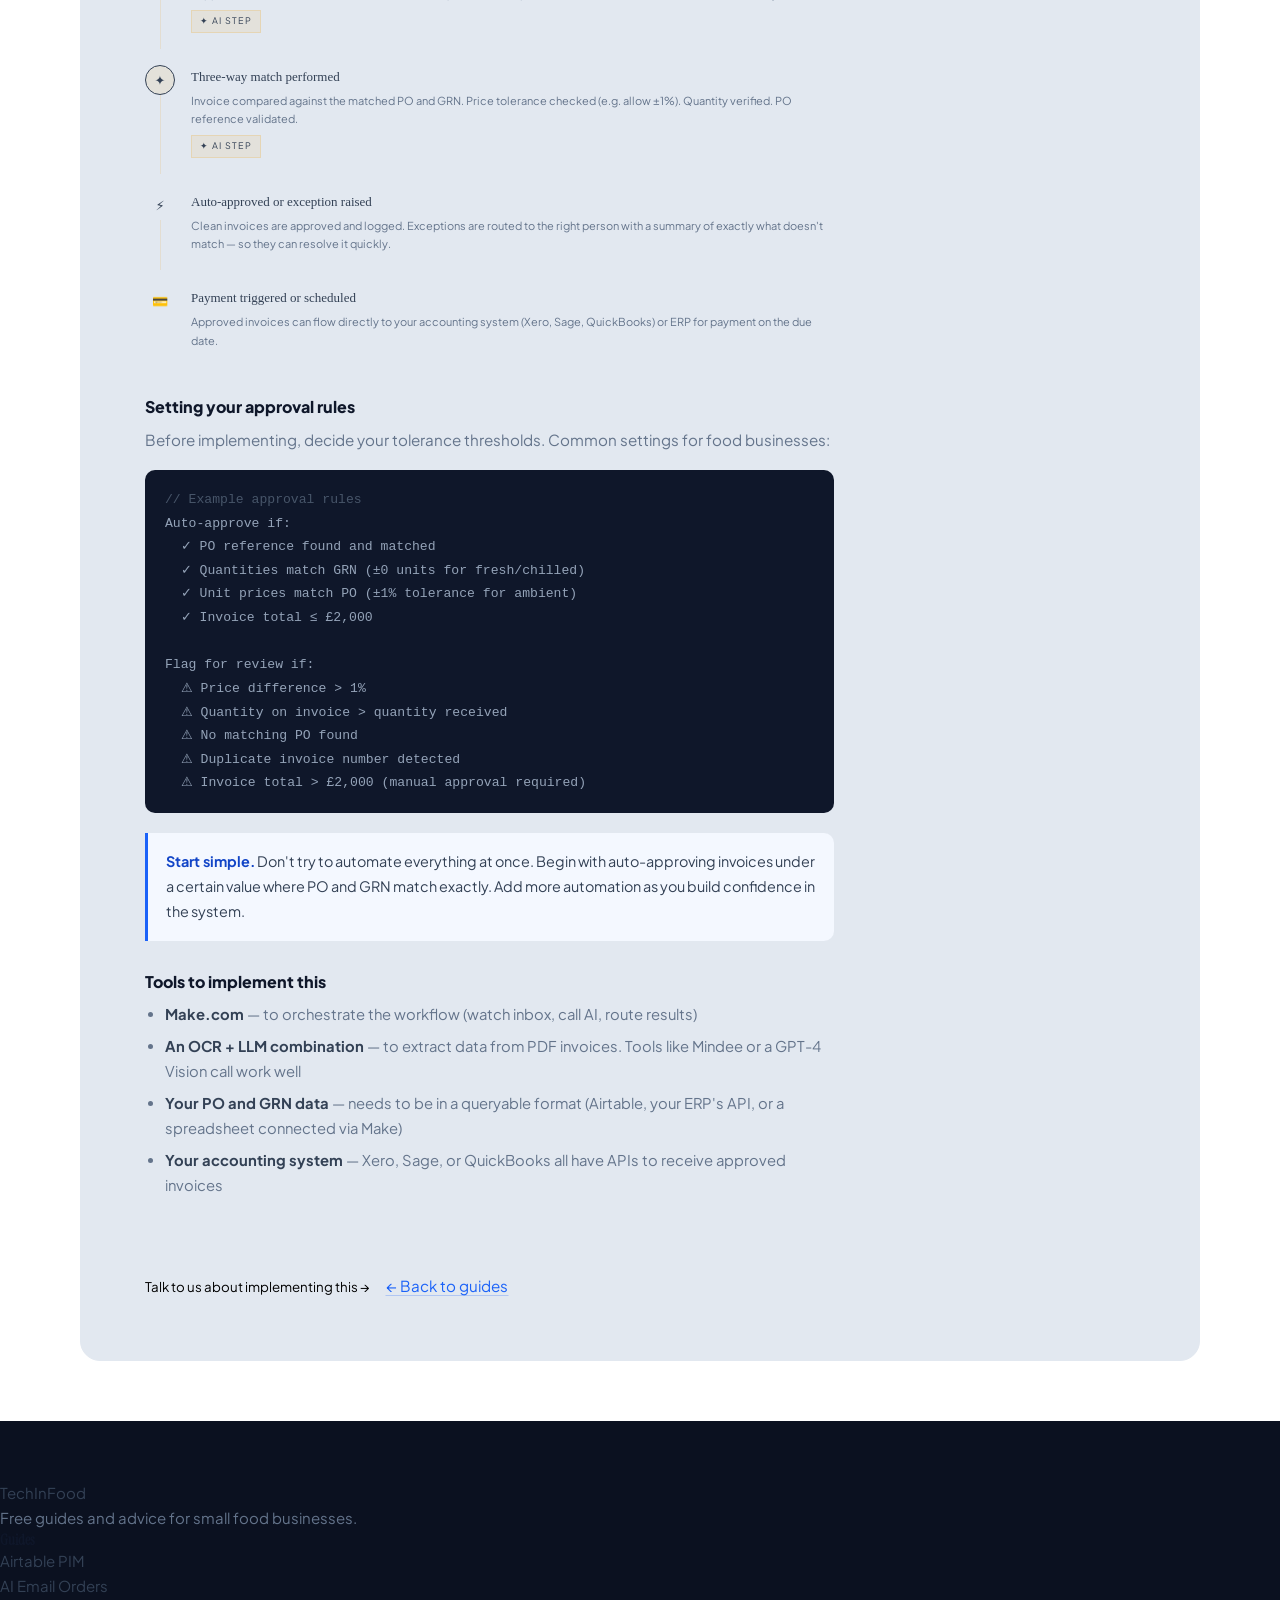
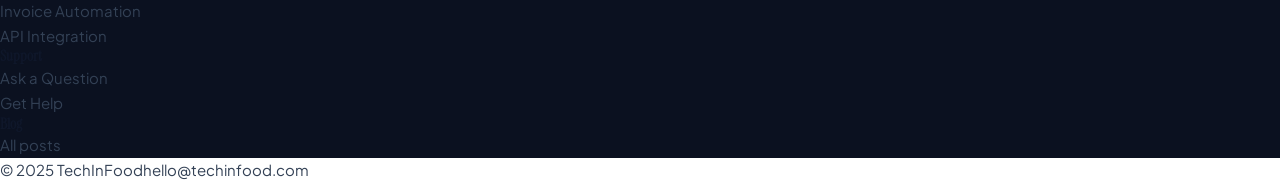
<file: guides/invoice-approval-automation.html>
<!DOCTYPE html>
<html lang="en">
<head>
<meta charset="UTF-8">
<meta name="viewport" content="width=device-width, initial-scale=1.0">
<title>Invoice Approval Automation for Food Businesses | TechInFood Guide</title>
<meta name="description" content="How AI invoice approval automation works for food distributors and wholesalers. Three-way matching, auto-approval rules, exception routing — explained plainly. Free guide.">
<link rel="canonical" href="https://www.techinfood.com/guides/invoice-approval-automation.html">
<link href="https://fonts.googleapis.com/css2?family=Plus+Jakarta+Sans:wght@400;500;600;700;800&family=Instrument+Serif:ital@0;1&display=swap" rel="stylesheet">
<link rel="stylesheet" href="../assets/style.css">
<style>
  .page-layout { display: grid; grid-template-columns: 1fr 300px; gap: 1px; background: var(--border); }
  .page-main { background: var(--bg); padding: 60px 64px; }
  .page-sidebar { background: var(--panel); padding: 40px 28px; position: sticky; top: 72px; height: fit-content; }
  .sidebar-label { font-size: 9px; letter-spacing: 2px; text-transform: uppercase; color: var(--blue); margin-bottom: 14px; }
  .sidebar-section { margin-bottom: 32px; padding-bottom: 32px; border-bottom: 1px solid var(--border); }
  .sidebar-section:last-child { border-bottom: none; margin-bottom: 0; }
  .toc-link { display: block; font-size: 11px; color: var(--muted); padding: 6px 0; border-bottom: 1px solid rgba(232,164,34,0.04); text-decoration: none; transition: color 0.2s, padding-left 0.2s; }
  .toc-link:hover { color: var(--amber); padding-left: 6px; }
  .related-card { display: block; text-decoration: none; padding: 12px 0; border-bottom: 1px solid rgba(232,164,34,0.05); transition: padding-left 0.2s; }
  .related-card:hover { padding-left: 4px; }
  .related-card:last-child { border-bottom: none; }
  .related-title { font-size: 11px; color: var(--text); margin-bottom: 2px; line-height: 1.4; }
  .related-type { font-size: 9px; letter-spacing: 1px; text-transform: uppercase; color: var(--muted); }
  .flow-diagram { display: flex; flex-direction: column; gap: 0; margin: 28px 0; }
  .flow-step { display: flex; gap: 16px; padding: 16px 0; position: relative; }
  .flow-step:not(:last-child)::after { content: ''; position: absolute; left: 15px; top: 46px; bottom: 0; width: 1px; background: rgba(232,164,34,0.15); }
  .flow-dot { width: 30px; height: 30px; border-radius: 50%; border: 1px solid var(--border); display: flex; align-items: center; justify-content: center; font-size: 13px; flex-shrink: 0; background: var(--panel); position: relative; z-index: 1; }
  .flow-dot.ai { background: rgba(232,164,34,0.1); border-color: var(--amber-dim); }
  .flow-title { font-size: 13px; color: var(--cream); margin-bottom: 3px; font-family: 'Fraunces', serif; }
  .flow-desc { font-size: 11px; color: var(--muted); line-height: 1.7; }
  .ai-badge { display: inline-flex; align-items: center; gap: 4px; font-size: 9px; letter-spacing: 1px; text-transform: uppercase; background: rgba(232,164,34,0.1); border: 1px solid rgba(232,164,34,0.2); color: var(--amber); padding: 2px 8px; margin-top: 5px; }
  .match-table { width: 100%; border-collapse: collapse; margin: 16px 0; font-size: 12px; }
  .match-table th { background: var(--panel); padding: 10px 14px; text-align: left; font-size: 9px; letter-spacing: 1.5px; text-transform: uppercase; color: var(--amber-dim); border-bottom: 1px solid var(--border); font-weight: 400; }
  .match-table td { padding: 10px 14px; border-bottom: 1px solid rgba(232,164,34,0.05); color: var(--muted); }
  .match-table td:first-child { color: var(--cream); }
  .match-table .ok { color: var(--green-bright); }
  .match-table .flag { color: #e07060; }
  .page-hero-inner { padding: 120px 80px 0; background: var(--surface); border-bottom: 1px solid var(--border); }
  @media(max-width:900px){ .page-hero-inner{padding:100px 24px 0;} .page-layout{grid-template-columns:1fr;} .page-main{padding:40px 24px;} .page-sidebar{position:static;} }
</style>
</head>
<body>

<div class="modal-overlay" id="modal">
  <div class="modal" id="modal-inner">
    <button class="modal-close" onclick="closeModal()">✕</button>
    <div class="section-label" style="margin-bottom:10px;">Get hands-on help</div>
    <h3>Implement invoice automation</h3>
    <p>We can walk you through the setup, help define your approval rules, or build the full workflow for you.</p>
    <div class="modal-form">
      <input type="text" placeholder="Your name" /><input type="email" placeholder="Your email" />
      <select><option disabled selected>What would help?</option><option>Free advice call</option><option>Guided implementation</option><option>Done-for-you build</option></select>
      <textarea placeholder="How many supplier invoices do you process per week?"></textarea>
      <button class="modal-submit" onclick="submitForm()">Send →</button>
      <div class="modal-note">We reply within 1 business day</div>
    </div>
  </div>
</div>

<nav>
  <a href="/" class="logo">Tech<span>In</span>Food <span class="logo-badge">Knowledge Hub</span></a>
  <ul>
    <li><a href="/guides/" class="active">Guides</a></li>
    <li><a href="/#ai-docs">AI Workflows</a></li>
    <li><a href="/#tools">Tools</a></li>
    <li><a href="/blog/">Blog</a></li>
    <li><a href="/#ask-us">Get Help</a></li>
    <li><a href="#" onclick="openModal()" class="nav-cta">Ask Us</a></li>
  </ul>
</nav>

<div class="page-hero-inner">
  <div class="breadcrumb"><a href="/">Home</a><span>/</span><a href="/guides/">Guides</a><span>/</span> Invoice Approval Automation</div>
  <div style="padding-bottom:40px;">
    <div class="section-label">Guide · AI Workflows</div>
    <h1 style="font-family:'Playfair Display',serif;font-size:clamp(26px,4vw,48px);font-weight:900;color:var(--cream);letter-spacing:-1px;line-height:1.05;margin-bottom:16px;">Invoice Approval Automation<br>for Food Businesses</h1>
    <div style="display:flex;gap:12px;align-items:center;flex-wrap:wrap;margin-top:16px;">
      <span class="badge badge-free">Free guide</span><span class="badge badge-beginner">Beginner</span>
      <span style="font-size:10px;color:var(--muted);">⏱ 10 min read</span>
    </div>
  </div>
</div>

<div class="ticker"><div class="ticker-inner">◆ INVOICE APPROVAL AUTOMATION &nbsp;&nbsp;&nbsp; ◆ THREE-WAY MATCHING &nbsp;&nbsp;&nbsp; ◆ ACCOUNTS PAYABLE &nbsp;&nbsp;&nbsp; ◆ FOOD DISTRIBUTOR &nbsp;&nbsp;&nbsp; ◆ AI WORKFLOW &nbsp;&nbsp;&nbsp; ◆ INVOICE APPROVAL AUTOMATION &nbsp;&nbsp;&nbsp; ◆ THREE-WAY MATCHING &nbsp;&nbsp;&nbsp; ◆ ACCOUNTS PAYABLE &nbsp;&nbsp;&nbsp; ◆ FOOD DISTRIBUTOR &nbsp;&nbsp;&nbsp; ◆ AI WORKFLOW &nbsp;&nbsp;&nbsp;</div></div>

<div style="background:var(--bg);padding:60px 80px;">
  <div class="page-layout">
    <div class="page-main reveal">
      <div class="article-body">
        <p>Supplier invoices land in your inbox every day. Someone has to open each one, check it against the purchase order, check what was actually delivered, verify the amount, and then approve or query it. For a busy food distributor processing dozens of supplier invoices a week, that's hours of bottlenecked admin.</p>
        <p>AI invoice approval automation handles the routine checking — and flags the exceptions that actually need a human eye.</p>

        <h3 id="three-way">What is three-way matching?</h3>
        <p>Three-way matching is the standard accounts payable check that compares three documents:</p>
        <ul>
          <li><strong>Purchase Order (PO)</strong> — what you agreed to buy, at what price</li>
          <li><strong>Goods Received Note (GRN)</strong> — what was actually delivered and accepted</li>
          <li><strong>Supplier Invoice</strong> — what the supplier is asking you to pay</li>
        </ul>
        <p>If all three match, the invoice is clean and can be paid. If anything doesn't match — a price discrepancy, a quantity difference, a missing PO reference — it needs investigation. AI does this comparison in seconds, on every invoice, every time.</p>

        <table class="match-table">
          <thead><tr><th>Check</th><th>PO says</th><th>GRN says</th><th>Invoice says</th><th>Result</th></tr></thead>
          <tbody>
            <tr><td>Oat Milk 1L × 100</td><td>£1.20/unit</td><td>100 received</td><td>£1.20/unit · 100 units</td><td class="ok">✓ Match</td></tr>
            <tr><td>Sourdough × 48</td><td>£1.80/unit</td><td>48 received</td><td>£1.80/unit · 48 units</td><td class="ok">✓ Match</td></tr>
            <tr><td>Smoked Salmon × 24</td><td>£4.50/unit</td><td>20 received</td><td>£4.50/unit · 24 units</td><td class="flag">⚠ GRN mismatch</td></tr>
          </tbody>
        </table>
        <p style="font-size:11px;color:var(--muted);">In the example above, 2 lines auto-approve. The third line is flagged — the invoice charges for 24 units but only 20 were received. This goes to a human for review with all context attached.</p>

        <h3 id="how">How the AI workflow works</h3>
        <div class="flow-diagram">
          <div class="flow-step">
            <div class="flow-dot">📨</div>
            <div>
              <div class="flow-title">Invoice arrives by email, portal, or upload</div>
              <div class="flow-desc">PDF, image scan, or structured file. The AI reads all formats. Supplier portals can also push invoices directly via API.</div>
            </div>
          </div>
          <div class="flow-step">
            <div class="flow-dot ai">✦</div>
            <div>
              <div class="flow-title">AI extracts invoice data</div>
              <div class="flow-desc">Supplier name, invoice number, date, line items, quantities, unit prices, VAT, and total — all extracted automatically.</div>
              <div class="ai-badge">✦ AI step</div>
            </div>
          </div>
          <div class="flow-step">
            <div class="flow-dot ai">✦</div>
            <div>
              <div class="flow-title">Three-way match performed</div>
              <div class="flow-desc">Invoice compared against the matched PO and GRN. Price tolerance checked (e.g. allow ±1%). Quantity verified. PO reference validated.</div>
              <div class="ai-badge">✦ AI step</div>
            </div>
          </div>
          <div class="flow-step">
            <div class="flow-dot">⚡</div>
            <div>
              <div class="flow-title">Auto-approved or exception raised</div>
              <div class="flow-desc">Clean invoices are approved and logged. Exceptions are routed to the right person with a summary of exactly what doesn't match — so they can resolve it quickly.</div>
            </div>
          </div>
          <div class="flow-step">
            <div class="flow-dot">💳</div>
            <div>
              <div class="flow-title">Payment triggered or scheduled</div>
              <div class="flow-desc">Approved invoices can flow directly to your accounting system (Xero, Sage, QuickBooks) or ERP for payment on the due date.</div>
            </div>
          </div>
        </div>

        <h3 id="rules">Setting your approval rules</h3>
        <p>Before implementing, decide your tolerance thresholds. Common settings for food businesses:</p>
        <div class="code-block"><span class="comment">// Example approval rules</span>
Auto-approve if:
  ✓ PO reference found and matched
  ✓ Quantities match GRN (±0 units for fresh/chilled)
  ✓ Unit prices match PO (±1% tolerance for ambient)
  ✓ Invoice total ≤ £2,000

Flag for review if:
  ⚠ Price difference > 1%
  ⚠ Quantity on invoice > quantity received
  ⚠ No matching PO found
  ⚠ Duplicate invoice number detected
  ⚠ Invoice total > £2,000 (manual approval required)</div>

        <div class="callout"><strong>Start simple.</strong> Don't try to automate everything at once. Begin with auto-approving invoices under a certain value where PO and GRN match exactly. Add more automation as you build confidence in the system.</div>

        <h3 id="tools">Tools to implement this</h3>
        <ul>
          <li><strong>Make.com</strong> — to orchestrate the workflow (watch inbox, call AI, route results)</li>
          <li><strong>An OCR + LLM combination</strong> — to extract data from PDF invoices. Tools like Mindee or a GPT-4 Vision call work well</li>
          <li><strong>Your PO and GRN data</strong> — needs to be in a queryable format (Airtable, your ERP's API, or a spreadsheet connected via Make)</li>
          <li><strong>Your accounting system</strong> — Xero, Sage, or QuickBooks all have APIs to receive approved invoices</li>
        </ul>

        <div style="margin-top:40px;padding-top:32px;border-top:1px solid var(--border);">
          <button class="btn-primary" onclick="openModal()">Talk to us about implementing this →</button>
          <a href="/guides/" class="btn-outline" style="margin-left:12px;">← Back to guides</a>
        </div>
      </div>
    </div>

    <div class="page-sidebar">
      <div class="sidebar-section">
        <div class="sidebar-label">In this guide</div>
        <a href="#three-way" class="toc-link">What is three-way matching?</a>
        <a href="#how" class="toc-link">How the AI workflow works</a>
        <a href="#rules" class="toc-link">Setting approval rules</a>
        <a href="#tools" class="toc-link">Tools to implement this</a>
      </div>
      <div class="sidebar-section">
        <div class="sidebar-label">Related</div>
        <a href="/guides/ai-email-to-sales-order.html" class="related-card">
          <div class="related-title">AI email to sales order conversion</div>
          <div class="related-type">Guide · AI</div>
        </a>
        <a href="/guides/airtable-pim.html" class="related-card">
          <div class="related-title">Setting up Airtable as a PIM</div>
          <div class="related-type">Guide · Airtable</div>
        </a>
      </div>
      <div class="sidebar-section">
        <div class="sidebar-label">Need help?</div>
        <p style="font-size:11px;color:var(--muted);line-height:1.7;margin-bottom:14px;">We can help you define rules, build the workflow, or implement the full system.</p>
        <button class="btn-primary" style="width:100%;" onclick="openModal()">Talk to us →</button>
      </div>
    </div>
  </div>
</div>

<footer>
  <div><a href="/" class="logo">Tech<span>In</span>Food</a><p class="footer-desc">Free guides and advice for small food businesses.</p></div>
  <div class="footer-col"><h4>Guides</h4><ul><li><a href="/guides/airtable-pim.html">Airtable PIM</a></li><li><a href="/guides/ai-email-to-sales-order.html">AI Email Orders</a></li><li><a href="/guides/invoice-approval-automation.html">Invoice Automation</a></li><li><a href="/guides/rest-api-sftp-graph.html">API Integration</a></li></ul></div>
  <div class="footer-col"><h4>Support</h4><ul><li><a onclick="openModal()">Ask a Question</a></li><li><a href="/#ask-us">Get Help</a></li></ul></div>
  <div class="footer-col"><h4>Blog</h4><ul><li><a href="/blog/">All posts</a></li></ul></div>
</footer>
<div class="footer-bottom"><span>© 2025 TechInFood</span><span>hello@techinfood.com</span></div>
<script src="../assets/nav.js"></script>
</body>
</html>
</file>
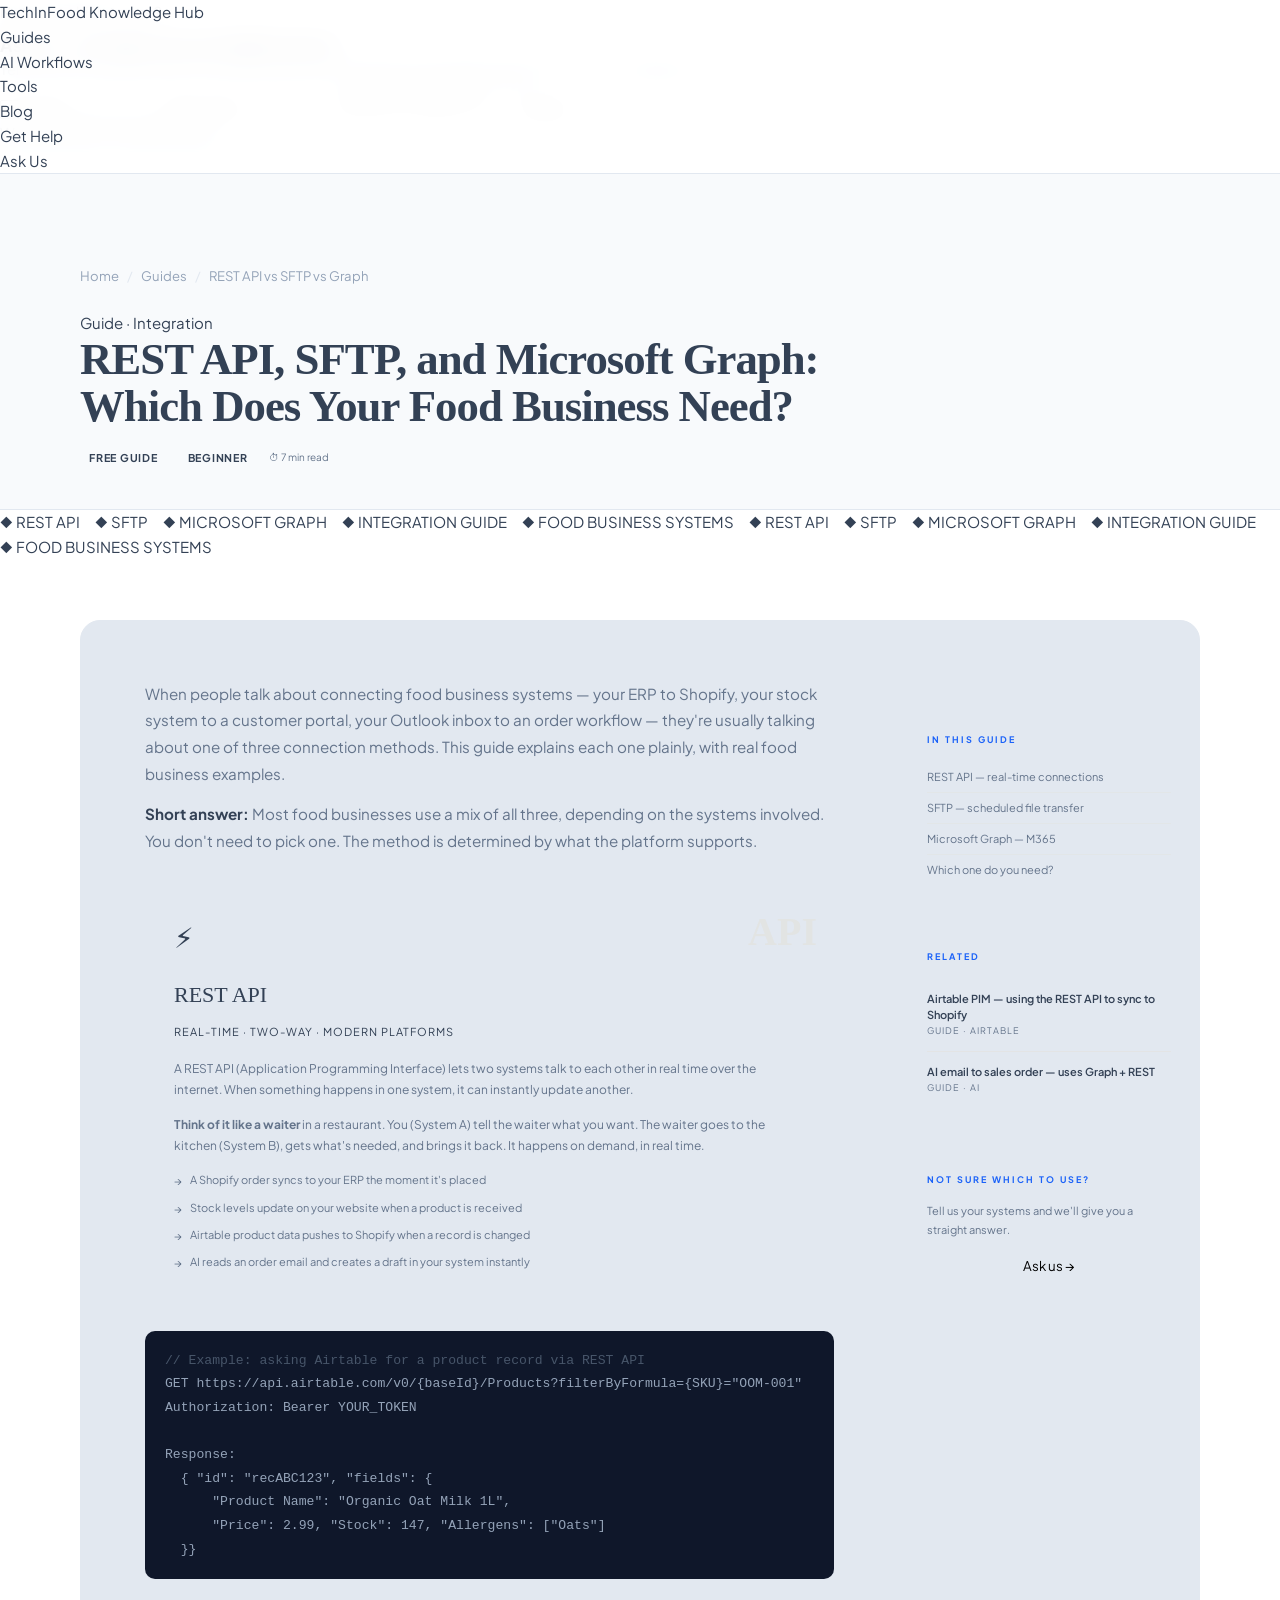
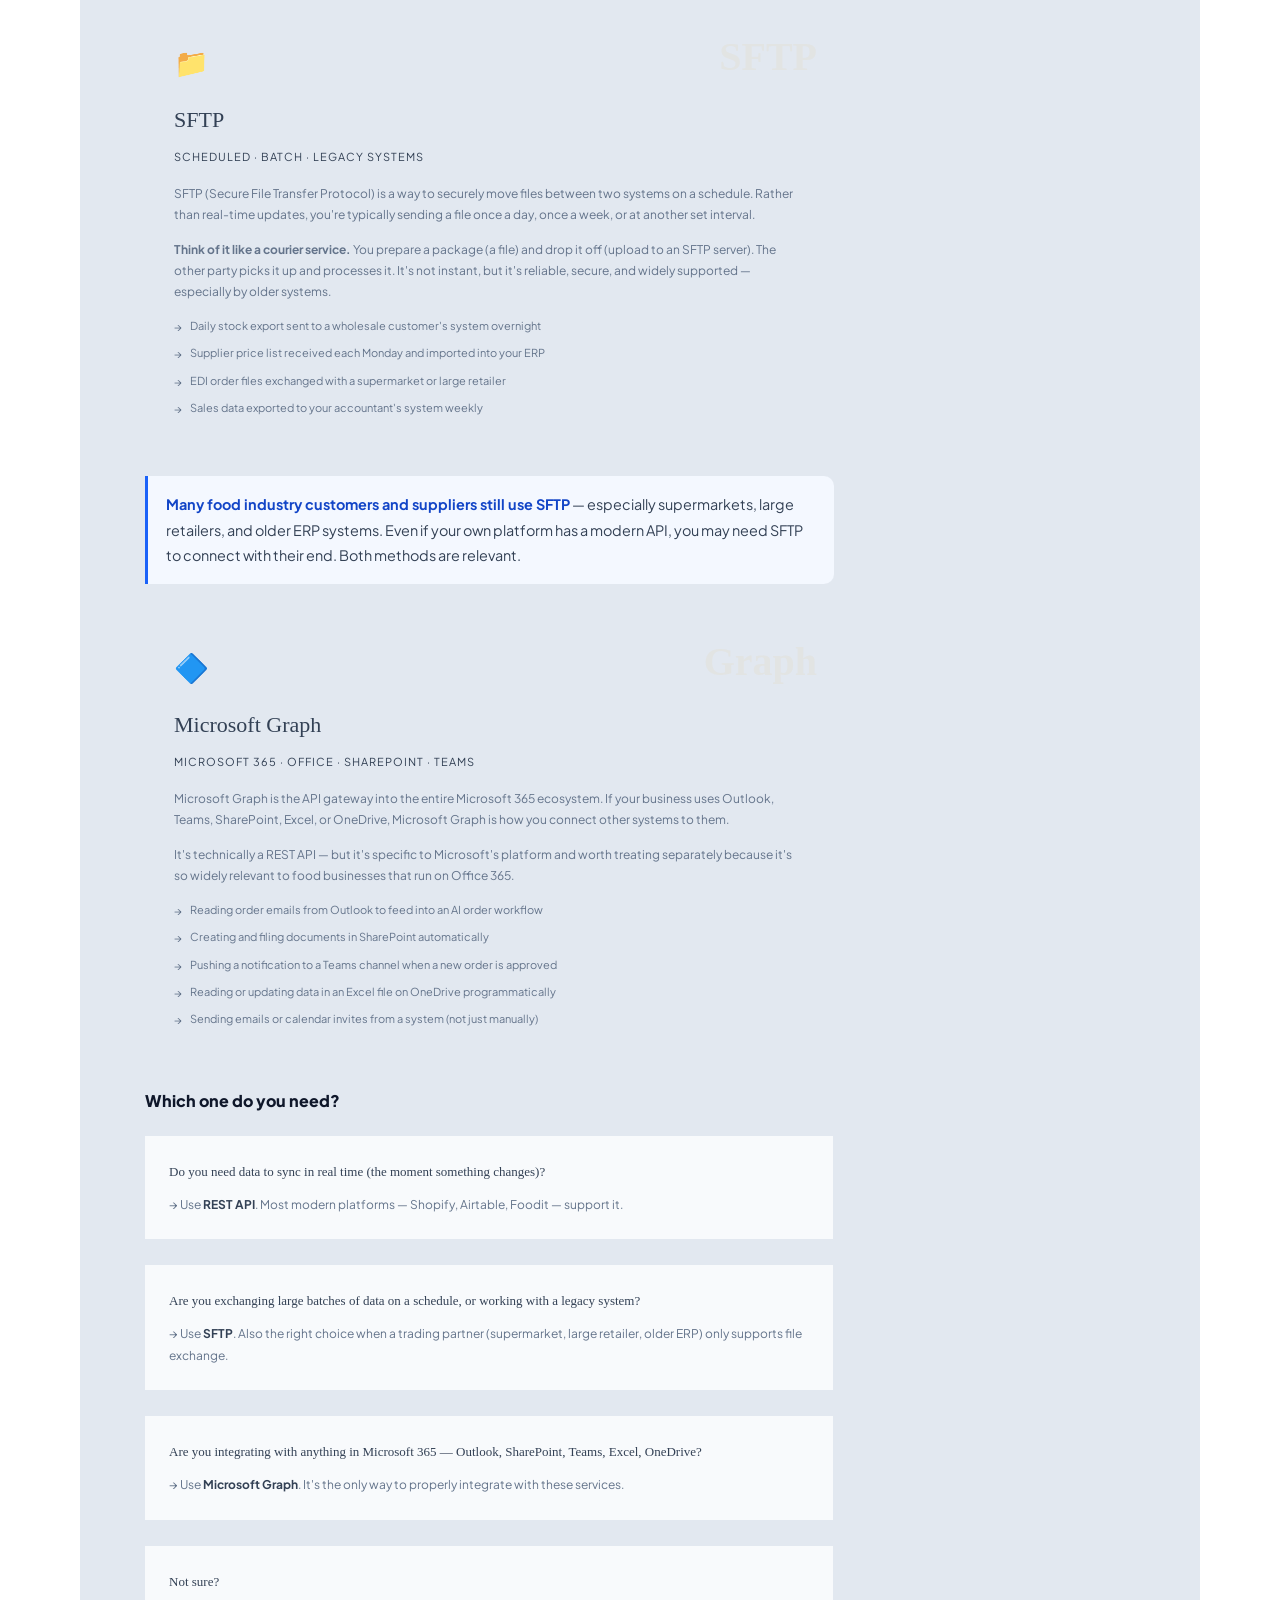
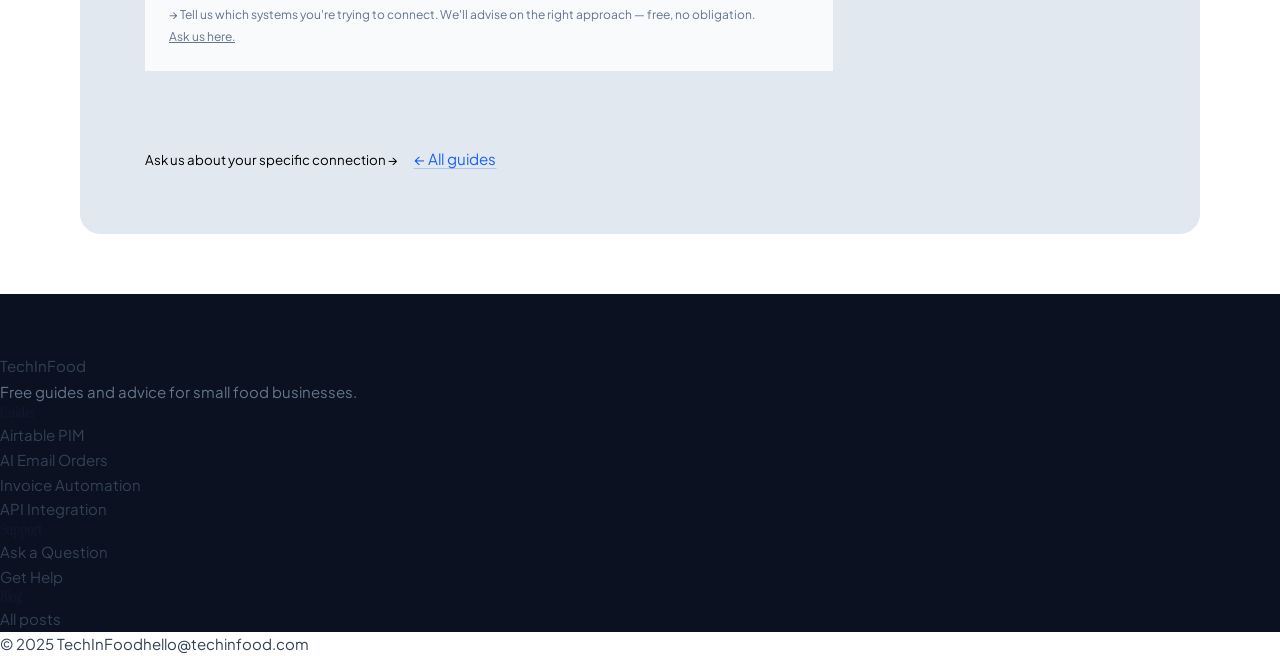
<file: guides/rest-api-sftp-graph.html>
<!DOCTYPE html>
<html lang="en">
<head>
<meta charset="UTF-8">
<meta name="viewport" content="width=device-width, initial-scale=1.0">
<title>REST API vs SFTP vs Microsoft Graph for Food Businesses | TechInFood</title>
<meta name="description" content="Plain-English guide to REST API, SFTP, and Microsoft Graph for food distributors and wholesalers. When to use each one, with real food business examples. Free.">
<link rel="canonical" href="https://www.techinfood.com/guides/rest-api-sftp-graph.html">
<link href="https://fonts.googleapis.com/css2?family=Plus+Jakarta+Sans:wght@400;500;600;700;800&family=Instrument+Serif:ital@0;1&display=swap" rel="stylesheet">
<link rel="stylesheet" href="../assets/style.css">
<style>
  .page-layout { display: grid; grid-template-columns: 1fr 300px; gap: 1px; background: var(--border); }
  .page-main { background: var(--bg); padding: 60px 64px; }
  .page-sidebar { background: var(--panel); padding: 40px 28px; position: sticky; top: 72px; height: fit-content; }
  .sidebar-label { font-size: 9px; letter-spacing: 2px; text-transform: uppercase; color: var(--blue); margin-bottom: 14px; }
  .sidebar-section { margin-bottom: 32px; padding-bottom: 32px; border-bottom: 1px solid var(--border); }
  .sidebar-section:last-child { border-bottom: none; margin-bottom: 0; }
  .toc-link { display: block; font-size: 11px; color: var(--muted); padding: 6px 0; border-bottom: 1px solid rgba(232,164,34,0.04); text-decoration: none; transition: color 0.2s, padding-left 0.2s; }
  .toc-link:hover { color: var(--amber); padding-left: 6px; }
  .related-card { display: block; text-decoration: none; padding: 12px 0; border-bottom: 1px solid rgba(232,164,34,0.05); transition: padding-left 0.2s; }
  .related-card:hover { padding-left: 4px; }
  .related-card:last-child { border-bottom: none; }
  .related-title { font-size: 11px; color: var(--text); margin-bottom: 2px; line-height: 1.4; }
  .related-type { font-size: 9px; letter-spacing: 1px; text-transform: uppercase; color: var(--muted); }
  .method-block { background: var(--panel); border: 1px solid var(--border); padding: 28px; margin: 28px 0; position: relative; overflow: hidden; }
  .method-block::before { content: attr(data-method); position: absolute; right: 16px; top: 12px; font-family: 'Playfair Display', serif; font-size: 40px; color: rgba(232,164,34,0.06); font-weight: 900; }
  .method-icon { font-size: 28px; margin-bottom: 12px; }
  .method-name { font-family: 'Playfair Display', serif; font-size: 22px; color: var(--cream); margin-bottom: 6px; }
  .method-tagline { font-size: 11px; color: var(--amber-dim); letter-spacing: 1px; text-transform: uppercase; margin-bottom: 16px; }
  .method-body { font-size: 12px; color: var(--muted); line-height: 1.85; }
  .method-body strong { color: var(--text); }
  .method-uses { margin-top: 14px; display: flex; flex-direction: column; gap: 6px; }
  .method-use { font-size: 11px; color: var(--muted); display: flex; gap: 8px; align-items: flex-start; }
  .method-use::before { content: '→'; color: var(--amber-dim); flex-shrink: 0; margin-top: 1px; }
  .decision-block { background: var(--surface); border: 1px solid var(--border); border-left: 3px solid var(--amber); padding: 24px; margin: 24px 0; }
  .decision-q { font-size: 13px; color: var(--cream); margin-bottom: 10px; font-family: 'Fraunces', serif; }
  .decision-a { font-size: 12px; color: var(--muted); line-height: 1.8; }
  .page-hero-inner { padding: 120px 80px 0; background: var(--surface); border-bottom: 1px solid var(--border); }
  @media(max-width:900px){ .page-hero-inner{padding:100px 24px 0;} .page-layout{grid-template-columns:1fr;} .page-main{padding:40px 24px;} .page-sidebar{position:static;} }
</style>
</head>
<body>

<div class="modal-overlay" id="modal">
  <div class="modal" id="modal-inner">
    <button class="modal-close" onclick="closeModal()">✕</button>
    <div class="section-label" style="margin-bottom:10px;">Not sure which to use?</div>
    <h3>Ask us — we'll give you a straight answer</h3>
    <p>Tell us which systems you're connecting and we'll advise on the right approach. Free, no obligation.</p>
    <div class="modal-form">
      <input type="text" placeholder="Your name" /><input type="email" placeholder="Your email" />
      <textarea placeholder="e.g. 'We want to connect Shopify to Winman and send daily stock files to a wholesale customer'…"></textarea>
      <button class="modal-submit" onclick="submitForm()">Send →</button>
      <div class="modal-note">We reply within 1 business day</div>
    </div>
  </div>
</div>

<nav>
  <a href="/" class="logo">Tech<span>In</span>Food <span class="logo-badge">Knowledge Hub</span></a>
  <ul>
    <li><a href="/guides/" class="active">Guides</a></li>
    <li><a href="/#ai-docs">AI Workflows</a></li>
    <li><a href="/#tools">Tools</a></li>
    <li><a href="/blog/">Blog</a></li>
    <li><a href="/#ask-us">Get Help</a></li>
    <li><a href="#" onclick="openModal()" class="nav-cta">Ask Us</a></li>
  </ul>
</nav>

<div class="page-hero-inner">
  <div class="breadcrumb"><a href="/">Home</a><span>/</span><a href="/guides/">Guides</a><span>/</span> REST API vs SFTP vs Graph</div>
  <div style="padding-bottom:40px;">
    <div class="section-label">Guide · Integration</div>
    <h1 style="font-family:'Playfair Display',serif;font-size:clamp(24px,3.5vw,46px);font-weight:900;color:var(--cream);letter-spacing:-1px;line-height:1.05;margin-bottom:16px;">REST API, SFTP, and Microsoft Graph:<br>Which Does Your Food Business Need?</h1>
    <div style="display:flex;gap:12px;align-items:center;flex-wrap:wrap;margin-top:16px;">
      <span class="badge badge-free">Free guide</span><span class="badge badge-beginner">Beginner</span>
      <span style="font-size:10px;color:var(--muted);">⏱ 7 min read</span>
    </div>
  </div>
</div>

<div class="ticker"><div class="ticker-inner">◆ REST API &nbsp;&nbsp;&nbsp; ◆ SFTP &nbsp;&nbsp;&nbsp; ◆ MICROSOFT GRAPH &nbsp;&nbsp;&nbsp; ◆ INTEGRATION GUIDE &nbsp;&nbsp;&nbsp; ◆ FOOD BUSINESS SYSTEMS &nbsp;&nbsp;&nbsp; ◆ REST API &nbsp;&nbsp;&nbsp; ◆ SFTP &nbsp;&nbsp;&nbsp; ◆ MICROSOFT GRAPH &nbsp;&nbsp;&nbsp; ◆ INTEGRATION GUIDE &nbsp;&nbsp;&nbsp; ◆ FOOD BUSINESS SYSTEMS &nbsp;&nbsp;&nbsp;</div></div>

<div style="background:var(--bg);padding:60px 80px;">
  <div class="page-layout">
    <div class="page-main reveal">
      <div class="article-body">
        <p>When people talk about connecting food business systems — your ERP to Shopify, your stock system to a customer portal, your Outlook inbox to an order workflow — they're usually talking about one of three connection methods. This guide explains each one plainly, with real food business examples.</p>
        <p><strong>Short answer:</strong> Most food businesses use a mix of all three, depending on the systems involved. You don't need to pick one. The method is determined by what the platform supports.</p>

        <div class="method-block" data-method="API" id="rest-api">
          <div class="method-icon">⚡</div>
          <div class="method-name">REST API</div>
          <div class="method-tagline">Real-time · Two-way · Modern platforms</div>
          <div class="method-body">
            <p>A REST API (Application Programming Interface) lets two systems talk to each other in real time over the internet. When something happens in one system, it can instantly update another.</p>
            <p><strong>Think of it like a waiter</strong> in a restaurant. You (System A) tell the waiter what you want. The waiter goes to the kitchen (System B), gets what's needed, and brings it back. It happens on demand, in real time.</p>
            <div class="method-uses">
              <div class="method-use">A Shopify order syncs to your ERP the moment it's placed</div>
              <div class="method-use">Stock levels update on your website when a product is received</div>
              <div class="method-use">Airtable product data pushes to Shopify when a record is changed</div>
              <div class="method-use">AI reads an order email and creates a draft in your system instantly</div>
            </div>
          </div>
        </div>

        <div class="code-block"><span class="comment">// Example: asking Airtable for a product record via REST API</span>
GET https://api.airtable.com/v0/{baseId}/Products?filterByFormula={SKU}="OOM-001"
Authorization: Bearer YOUR_TOKEN

Response:
  { "id": "recABC123", "fields": {
      "Product Name": "Organic Oat Milk 1L",
      "Price": 2.99, "Stock": 147, "Allergens": ["Oats"]
  }}</div>

        <div class="method-block" data-method="SFTP" id="sftp">
          <div class="method-icon">📁</div>
          <div class="method-name">SFTP</div>
          <div class="method-tagline">Scheduled · Batch · Legacy systems</div>
          <div class="method-body">
            <p>SFTP (Secure File Transfer Protocol) is a way to securely move files between two systems on a schedule. Rather than real-time updates, you're typically sending a file once a day, once a week, or at another set interval.</p>
            <p><strong>Think of it like a courier service.</strong> You prepare a package (a file) and drop it off (upload to an SFTP server). The other party picks it up and processes it. It's not instant, but it's reliable, secure, and widely supported — especially by older systems.</p>
            <div class="method-uses">
              <div class="method-use">Daily stock export sent to a wholesale customer's system overnight</div>
              <div class="method-use">Supplier price list received each Monday and imported into your ERP</div>
              <div class="method-use">EDI order files exchanged with a supermarket or large retailer</div>
              <div class="method-use">Sales data exported to your accountant's system weekly</div>
            </div>
          </div>
        </div>

        <div class="callout"><strong>Many food industry customers and suppliers still use SFTP</strong> — especially supermarkets, large retailers, and older ERP systems. Even if your own platform has a modern API, you may need SFTP to connect with their end. Both methods are relevant.</div>

        <div class="method-block" data-method="Graph" id="graph">
          <div class="method-icon">🔷</div>
          <div class="method-name">Microsoft Graph</div>
          <div class="method-tagline">Microsoft 365 · Office · SharePoint · Teams</div>
          <div class="method-body">
            <p>Microsoft Graph is the API gateway into the entire Microsoft 365 ecosystem. If your business uses Outlook, Teams, SharePoint, Excel, or OneDrive, Microsoft Graph is how you connect other systems to them.</p>
            <p>It's technically a REST API — but it's specific to Microsoft's platform and worth treating separately because it's so widely relevant to food businesses that run on Office 365.</p>
            <div class="method-uses">
              <div class="method-use">Reading order emails from Outlook to feed into an AI order workflow</div>
              <div class="method-use">Creating and filing documents in SharePoint automatically</div>
              <div class="method-use">Pushing a notification to a Teams channel when a new order is approved</div>
              <div class="method-use">Reading or updating data in an Excel file on OneDrive programmatically</div>
              <div class="method-use">Sending emails or calendar invites from a system (not just manually)</div>
            </div>
          </div>
        </div>

        <h3 id="decision">Which one do you need?</h3>
        <div class="decision-block">
          <div class="decision-q">Do you need data to sync in real time (the moment something changes)?</div>
          <div class="decision-a">→ Use <strong>REST API</strong>. Most modern platforms — Shopify, Airtable, Foodit — support it.</div>
        </div>
        <div class="decision-block">
          <div class="decision-q">Are you exchanging large batches of data on a schedule, or working with a legacy system?</div>
          <div class="decision-a">→ Use <strong>SFTP</strong>. Also the right choice when a trading partner (supermarket, large retailer, older ERP) only supports file exchange.</div>
        </div>
        <div class="decision-block">
          <div class="decision-q">Are you integrating with anything in Microsoft 365 — Outlook, SharePoint, Teams, Excel, OneDrive?</div>
          <div class="decision-a">→ Use <strong>Microsoft Graph</strong>. It's the only way to properly integrate with these services.</div>
        </div>
        <div class="decision-block">
          <div class="decision-q">Not sure?</div>
          <div class="decision-a">→ Tell us which systems you're trying to connect. We'll advise on the right approach — free, no obligation. <button onclick="openModal()" style="background:none;border:none;color:var(--amber);cursor:pointer;font-family:inherit;font-size:inherit;text-decoration:underline;padding:0;">Ask us here.</button></div>
        </div>

        <div style="margin-top:40px;padding-top:32px;border-top:1px solid var(--border);">
          <button class="btn-primary" onclick="openModal()">Ask us about your specific connection →</button>
          <a href="/guides/" class="btn-outline" style="margin-left:12px;">← All guides</a>
        </div>
      </div>
    </div>

    <div class="page-sidebar">
      <div class="sidebar-section">
        <div class="sidebar-label">In this guide</div>
        <a href="#rest-api" class="toc-link">REST API — real-time connections</a>
        <a href="#sftp" class="toc-link">SFTP — scheduled file transfer</a>
        <a href="#graph" class="toc-link">Microsoft Graph — M365</a>
        <a href="#decision" class="toc-link">Which one do you need?</a>
      </div>
      <div class="sidebar-section">
        <div class="sidebar-label">Related</div>
        <a href="/guides/airtable-pim.html" class="related-card">
          <div class="related-title">Airtable PIM — using the REST API to sync to Shopify</div>
          <div class="related-type">Guide · Airtable</div>
        </a>
        <a href="/guides/ai-email-to-sales-order.html" class="related-card">
          <div class="related-title">AI email to sales order — uses Graph + REST</div>
          <div class="related-type">Guide · AI</div>
        </a>
      </div>
      <div class="sidebar-section">
        <div class="sidebar-label">Not sure which to use?</div>
        <p style="font-size:11px;color:var(--muted);line-height:1.7;margin-bottom:14px;">Tell us your systems and we'll give you a straight answer.</p>
        <button class="btn-primary" style="width:100%;" onclick="openModal()">Ask us →</button>
      </div>
    </div>
  </div>
</div>

<footer>
  <div><a href="/" class="logo">Tech<span>In</span>Food</a><p class="footer-desc">Free guides and advice for small food businesses.</p></div>
  <div class="footer-col"><h4>Guides</h4><ul><li><a href="/guides/airtable-pim.html">Airtable PIM</a></li><li><a href="/guides/ai-email-to-sales-order.html">AI Email Orders</a></li><li><a href="/guides/invoice-approval-automation.html">Invoice Automation</a></li><li><a href="/guides/rest-api-sftp-graph.html">API Integration</a></li></ul></div>
  <div class="footer-col"><h4>Support</h4><ul><li><a onclick="openModal()">Ask a Question</a></li><li><a href="/#ask-us">Get Help</a></li></ul></div>
  <div class="footer-col"><h4>Blog</h4><ul><li><a href="/blog/">All posts</a></li></ul></div>
</footer>
<div class="footer-bottom"><span>© 2025 TechInFood</span><span>hello@techinfood.com</span></div>
<script src="../assets/nav.js"></script>
</body>
</html>
</file>
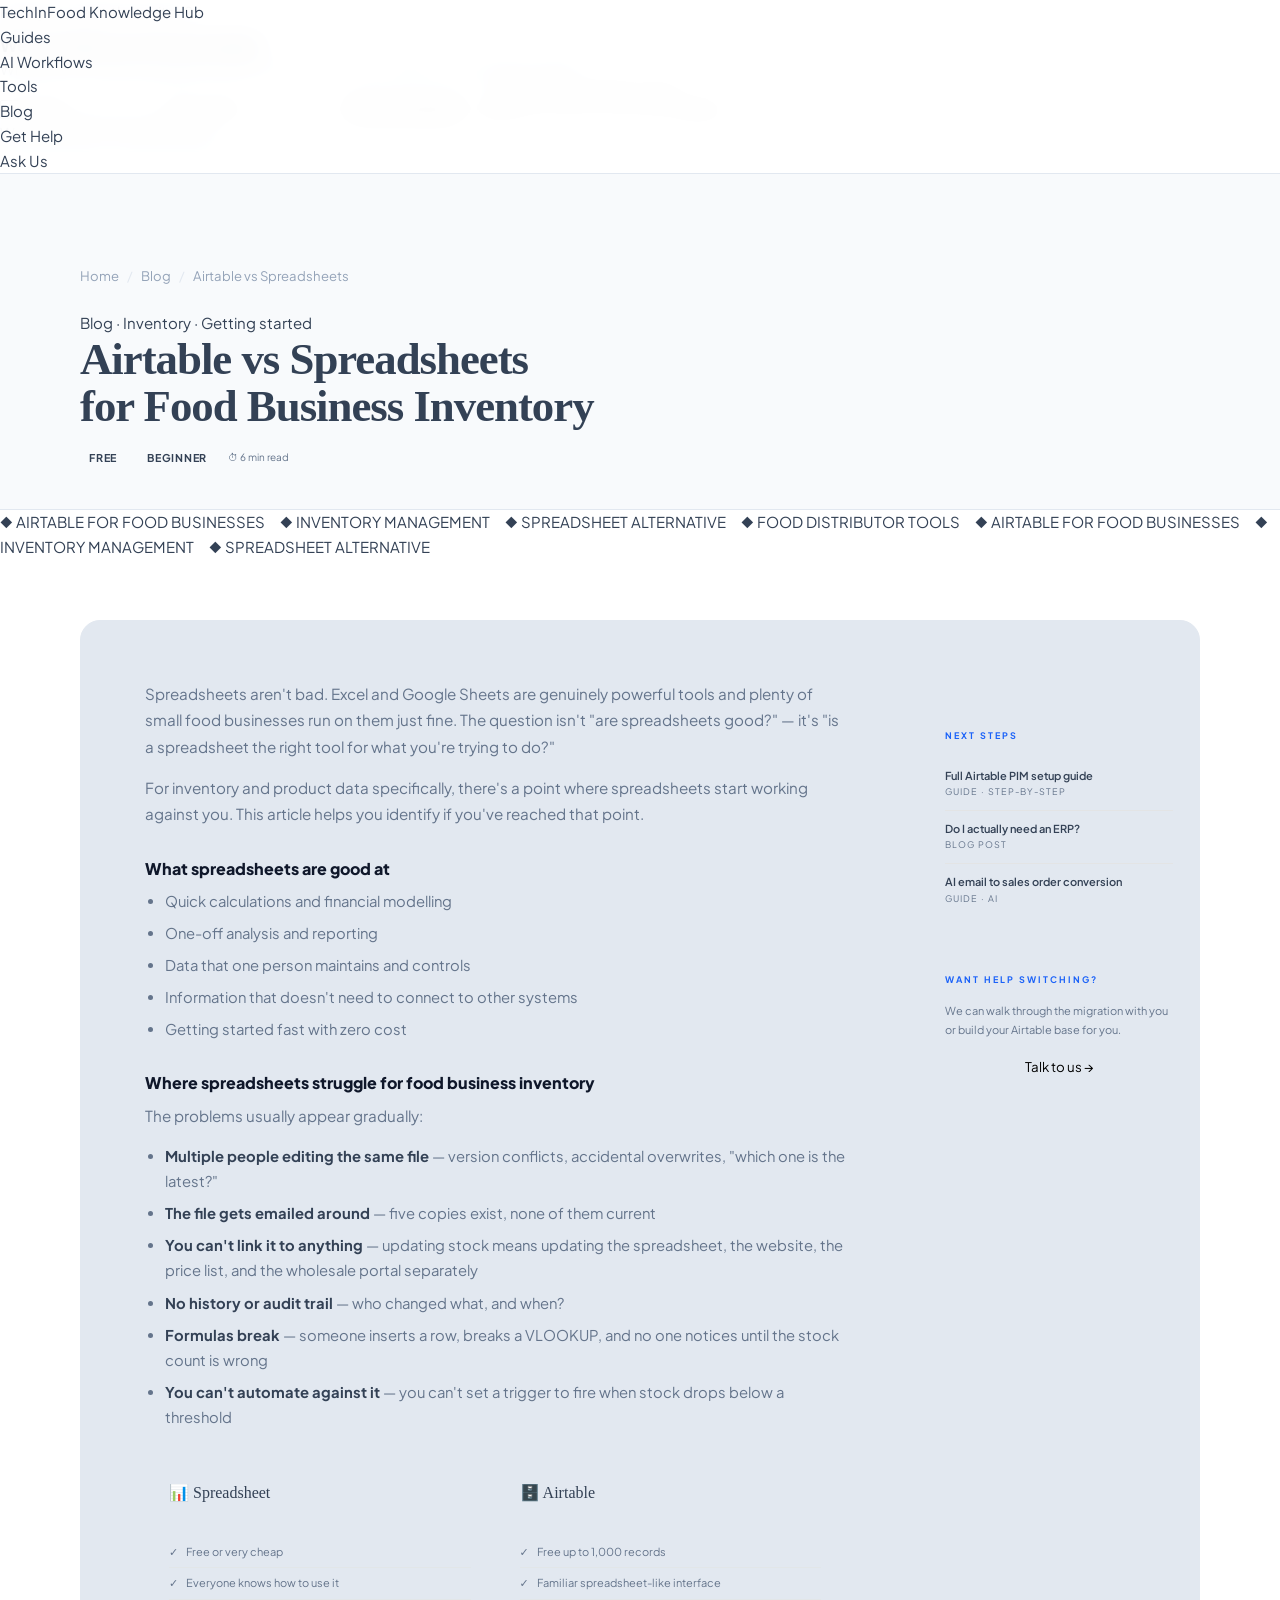
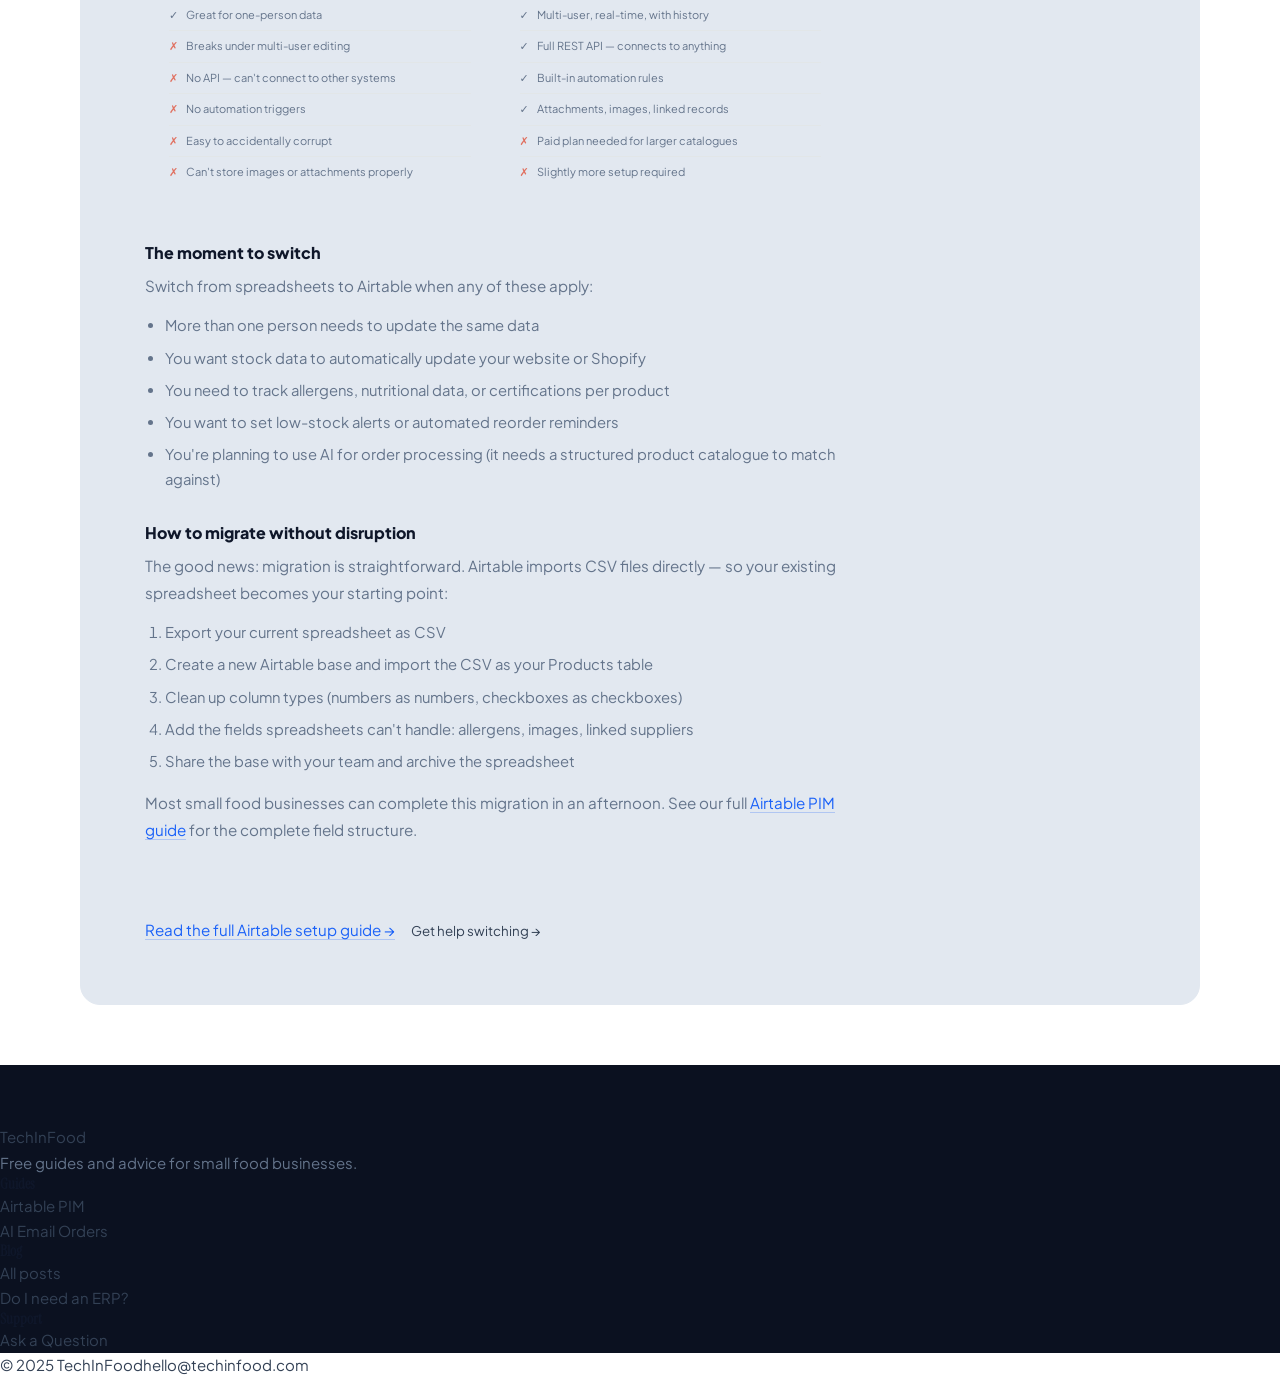
<file: blog/posts/airtable-vs-spreadsheet.html>
<!DOCTYPE html>
<html lang="en">
<head>
<meta charset="UTF-8">
<meta name="viewport" content="width=device-width, initial-scale=1.0">
<title>Airtable vs Spreadsheets for Food Business Inventory | TechInFood</title>
<meta name="description" content="An honest comparison of Airtable vs Excel/Google Sheets for food business inventory management. When spreadsheets are fine, when they're costing you — and how to switch.">
<link rel="canonical" href="https://www.techinfood.com/blog/airtable-vs-spreadsheet.html">
<link href="https://fonts.googleapis.com/css2?family=Plus+Jakarta+Sans:wght@400;500;600;700;800&family=Instrument+Serif:ital@0;1&display=swap" rel="stylesheet">
<link rel="stylesheet" href="../../../assets/style.css">
<style>
  .page-layout { display: grid; grid-template-columns: 1fr 280px; gap: 1px; background: var(--border); }
  .page-main { background: var(--bg); padding: 60px 64px; }
  .page-sidebar { background: var(--panel); padding: 36px 26px; position: sticky; top: 72px; height: fit-content; }
  .sidebar-label { font-size: 9px; letter-spacing: 2px; text-transform: uppercase; color: var(--blue); margin-bottom: 14px; }
  .sidebar-section { margin-bottom: 28px; padding-bottom: 28px; border-bottom: 1px solid var(--border); }
  .sidebar-section:last-child { border-bottom: none; margin-bottom: 0; }
  .related-card { display: block; text-decoration: none; padding: 10px 0; border-bottom: 1px solid rgba(232,164,34,0.05); transition: padding-left 0.2s; }
  .related-card:hover { padding-left: 4px; }
  .related-card:last-child { border-bottom: none; }
  .related-title { font-size: 11px; color: var(--text); margin-bottom: 2px; line-height: 1.4; }
  .related-type { font-size: 9px; letter-spacing: 1px; text-transform: uppercase; color: var(--muted); }
  .vs-grid { display: grid; grid-template-columns: 1fr 1fr; gap: 1px; background: var(--border); margin: 24px 0; }
  .vs-col { background: var(--panel); padding: 24px; }
  .vs-header { font-family: 'Fraunces', serif; font-size: 16px; color: var(--cream); margin-bottom: 16px; padding-bottom: 12px; border-bottom: 1px solid var(--border); }
  .vs-item { font-size: 11px; color: var(--muted); padding: 7px 0; border-bottom: 1px solid rgba(232,164,34,0.04); display: flex; gap: 8px; align-items: flex-start; line-height: 1.5; }
  .vs-item:last-child { border-bottom: none; }
  .vs-item.good::before { content: '✓'; color: var(--green-bright); flex-shrink: 0; }
  .vs-item.bad::before { content: '✗'; color: #e07060; flex-shrink: 0; }
  .page-hero-inner { padding: 120px 80px 0; background: var(--surface); border-bottom: 1px solid var(--border); }
  @media(max-width:900px){ .page-hero-inner{padding:100px 24px 0;} .page-layout{grid-template-columns:1fr;} .page-main{padding:40px 24px;} .page-sidebar{position:static;} .vs-grid{grid-template-columns:1fr;} }
</style>
</head>
<body>

<div class="modal-overlay" id="modal">
  <div class="modal" id="modal-inner">
    <button class="modal-close" onclick="closeModal()">✕</button>
    <div class="section-label" style="margin-bottom:10px;">Ready to make the switch?</div>
    <h3>We can help you set up Airtable</h3>
    <p>Whether you need a guided session or a done-for-you build, we're happy to help.</p>
    <div class="modal-form">
      <input type="text" placeholder="Your name" /><input type="email" placeholder="Your email" />
      <select><option disabled selected>What would help?</option><option>Free advice call</option><option>Guided Airtable setup</option><option>Done-for-you build</option></select>
      <textarea placeholder="How many products and what do you currently track in spreadsheets?"></textarea>
      <button class="modal-submit" onclick="submitForm()">Send →</button>
      <div class="modal-note">We reply within 1 business day</div>
    </div>
  </div>
</div>

<nav>
  <a href="/" class="logo">Tech<span>In</span>Food <span class="logo-badge">Knowledge Hub</span></a>
  <ul>
    <li><a href="/guides/">Guides</a></li>
    <li><a href="/#ai-docs">AI Workflows</a></li>
    <li><a href="/#tools">Tools</a></li>
    <li><a href="/blog/" class="active">Blog</a></li>
    <li><a href="/#ask-us">Get Help</a></li>
    <li><a href="#" onclick="openModal()" class="nav-cta">Ask Us</a></li>
  </ul>
</nav>

<div class="page-hero-inner">
  <div class="breadcrumb"><a href="/">Home</a><span>/</span><a href="/blog/">Blog</a><span>/</span> Airtable vs Spreadsheets</div>
  <div style="padding-bottom:40px;">
    <div class="section-label">Blog · Inventory · Getting started</div>
    <h1 style="font-family:'Playfair Display',serif;font-size:clamp(24px,3.5vw,46px);font-weight:900;color:var(--cream);letter-spacing:-1px;line-height:1.05;margin-bottom:16px;">Airtable vs Spreadsheets<br>for Food Business Inventory</h1>
    <div style="display:flex;gap:12px;align-items:center;flex-wrap:wrap;margin-top:16px;">
      <span class="badge badge-free">Free</span><span class="badge badge-beginner">Beginner</span>
      <span style="font-size:10px;color:var(--muted);">⏱ 6 min read</span>
    </div>
  </div>
</div>

<div class="ticker"><div class="ticker-inner">◆ AIRTABLE FOR FOOD BUSINESSES &nbsp;&nbsp;&nbsp; ◆ INVENTORY MANAGEMENT &nbsp;&nbsp;&nbsp; ◆ SPREADSHEET ALTERNATIVE &nbsp;&nbsp;&nbsp; ◆ FOOD DISTRIBUTOR TOOLS &nbsp;&nbsp;&nbsp; ◆ AIRTABLE FOR FOOD BUSINESSES &nbsp;&nbsp;&nbsp; ◆ INVENTORY MANAGEMENT &nbsp;&nbsp;&nbsp; ◆ SPREADSHEET ALTERNATIVE &nbsp;&nbsp;&nbsp;</div></div>

<div style="background:var(--bg);padding:60px 80px;">
  <div class="page-layout">
    <div class="page-main reveal">
      <div class="article-body">
        <p>Spreadsheets aren't bad. Excel and Google Sheets are genuinely powerful tools and plenty of small food businesses run on them just fine. The question isn't "are spreadsheets good?" — it's "is a spreadsheet the right tool for what you're trying to do?"</p>
        <p>For inventory and product data specifically, there's a point where spreadsheets start working against you. This article helps you identify if you've reached that point.</p>

        <h3>What spreadsheets are good at</h3>
        <ul>
          <li>Quick calculations and financial modelling</li>
          <li>One-off analysis and reporting</li>
          <li>Data that one person maintains and controls</li>
          <li>Information that doesn't need to connect to other systems</li>
          <li>Getting started fast with zero cost</li>
        </ul>

        <h3>Where spreadsheets struggle for food business inventory</h3>
        <p>The problems usually appear gradually:</p>
        <ul>
          <li><strong>Multiple people editing the same file</strong> — version conflicts, accidental overwrites, "which one is the latest?"</li>
          <li><strong>The file gets emailed around</strong> — five copies exist, none of them current</li>
          <li><strong>You can't link it to anything</strong> — updating stock means updating the spreadsheet, the website, the price list, and the wholesale portal separately</li>
          <li><strong>No history or audit trail</strong> — who changed what, and when?</li>
          <li><strong>Formulas break</strong> — someone inserts a row, breaks a VLOOKUP, and no one notices until the stock count is wrong</li>
          <li><strong>You can't automate against it</strong> — you can't set a trigger to fire when stock drops below a threshold</li>
        </ul>

        <div class="vs-grid">
          <div class="vs-col">
            <div class="vs-header">📊 Spreadsheet</div>
            <div class="vs-item good">Free or very cheap</div>
            <div class="vs-item good">Everyone knows how to use it</div>
            <div class="vs-item good">Great for one-person data</div>
            <div class="vs-item bad">Breaks under multi-user editing</div>
            <div class="vs-item bad">No API — can't connect to other systems</div>
            <div class="vs-item bad">No automation triggers</div>
            <div class="vs-item bad">Easy to accidentally corrupt</div>
            <div class="vs-item bad">Can't store images or attachments properly</div>
          </div>
          <div class="vs-col">
            <div class="vs-header">🗄️ Airtable</div>
            <div class="vs-item good">Free up to 1,000 records</div>
            <div class="vs-item good">Familiar spreadsheet-like interface</div>
            <div class="vs-item good">Multi-user, real-time, with history</div>
            <div class="vs-item good">Full REST API — connects to anything</div>
            <div class="vs-item good">Built-in automation rules</div>
            <div class="vs-item good">Attachments, images, linked records</div>
            <div class="vs-item bad">Paid plan needed for larger catalogues</div>
            <div class="vs-item bad">Slightly more setup required</div>
          </div>
        </div>

        <h3>The moment to switch</h3>
        <p>Switch from spreadsheets to Airtable when any of these apply:</p>
        <ul>
          <li>More than one person needs to update the same data</li>
          <li>You want stock data to automatically update your website or Shopify</li>
          <li>You need to track allergens, nutritional data, or certifications per product</li>
          <li>You want to set low-stock alerts or automated reorder reminders</li>
          <li>You're planning to use AI for order processing (it needs a structured product catalogue to match against)</li>
        </ul>

        <h3>How to migrate without disruption</h3>
        <p>The good news: migration is straightforward. Airtable imports CSV files directly — so your existing spreadsheet becomes your starting point:</p>
        <ol>
          <li>Export your current spreadsheet as CSV</li>
          <li>Create a new Airtable base and import the CSV as your Products table</li>
          <li>Clean up column types (numbers as numbers, checkboxes as checkboxes)</li>
          <li>Add the fields spreadsheets can't handle: allergens, images, linked suppliers</li>
          <li>Share the base with your team and archive the spreadsheet</li>
        </ol>
        <p>Most small food businesses can complete this migration in an afternoon. See our full <a href="/guides/airtable-pim.html">Airtable PIM guide</a> for the complete field structure.</p>

        <div style="margin-top:40px;padding-top:32px;border-top:1px solid var(--border);">
          <a href="/guides/airtable-pim.html" class="btn-primary">Read the full Airtable setup guide →</a>
          <button class="btn-outline" onclick="openModal()" style="margin-left:12px;">Get help switching →</button>
        </div>
      </div>
    </div>

    <div class="page-sidebar">
      <div class="sidebar-section">
        <div class="sidebar-label">Next steps</div>
        <a href="/guides/airtable-pim.html" class="related-card">
          <div class="related-title">Full Airtable PIM setup guide</div>
          <div class="related-type">Guide · Step-by-step</div>
        </a>
        <a href="/blog/posts/do-i-need-an-erp.html" class="related-card">
          <div class="related-title">Do I actually need an ERP?</div>
          <div class="related-type">Blog post</div>
        </a>
        <a href="/guides/ai-email-to-sales-order.html" class="related-card">
          <div class="related-title">AI email to sales order conversion</div>
          <div class="related-type">Guide · AI</div>
        </a>
      </div>
      <div class="sidebar-section">
        <div class="sidebar-label">Want help switching?</div>
        <p style="font-size:11px;color:var(--muted);line-height:1.7;margin-bottom:14px;">We can walk through the migration with you or build your Airtable base for you.</p>
        <button class="btn-primary" style="width:100%;" onclick="openModal()">Talk to us →</button>
      </div>
    </div>
  </div>
</div>

<footer>
  <div><a href="/" class="logo">Tech<span>In</span>Food</a><p class="footer-desc">Free guides and advice for small food businesses.</p></div>
  <div class="footer-col"><h4>Guides</h4><ul><li><a href="/guides/airtable-pim.html">Airtable PIM</a></li><li><a href="/guides/ai-email-to-sales-order.html">AI Email Orders</a></li></ul></div>
  <div class="footer-col"><h4>Blog</h4><ul><li><a href="/blog/">All posts</a></li><li><a href="/blog/posts/do-i-need-an-erp.html">Do I need an ERP?</a></li></ul></div>
  <div class="footer-col"><h4>Support</h4><ul><li><a onclick="openModal()">Ask a Question</a></li></ul></div>
</footer>
<div class="footer-bottom"><span>© 2025 TechInFood</span><span>hello@techinfood.com</span></div>
<script src="../../../assets/nav.js"></script>
</body>
</html>
</file>
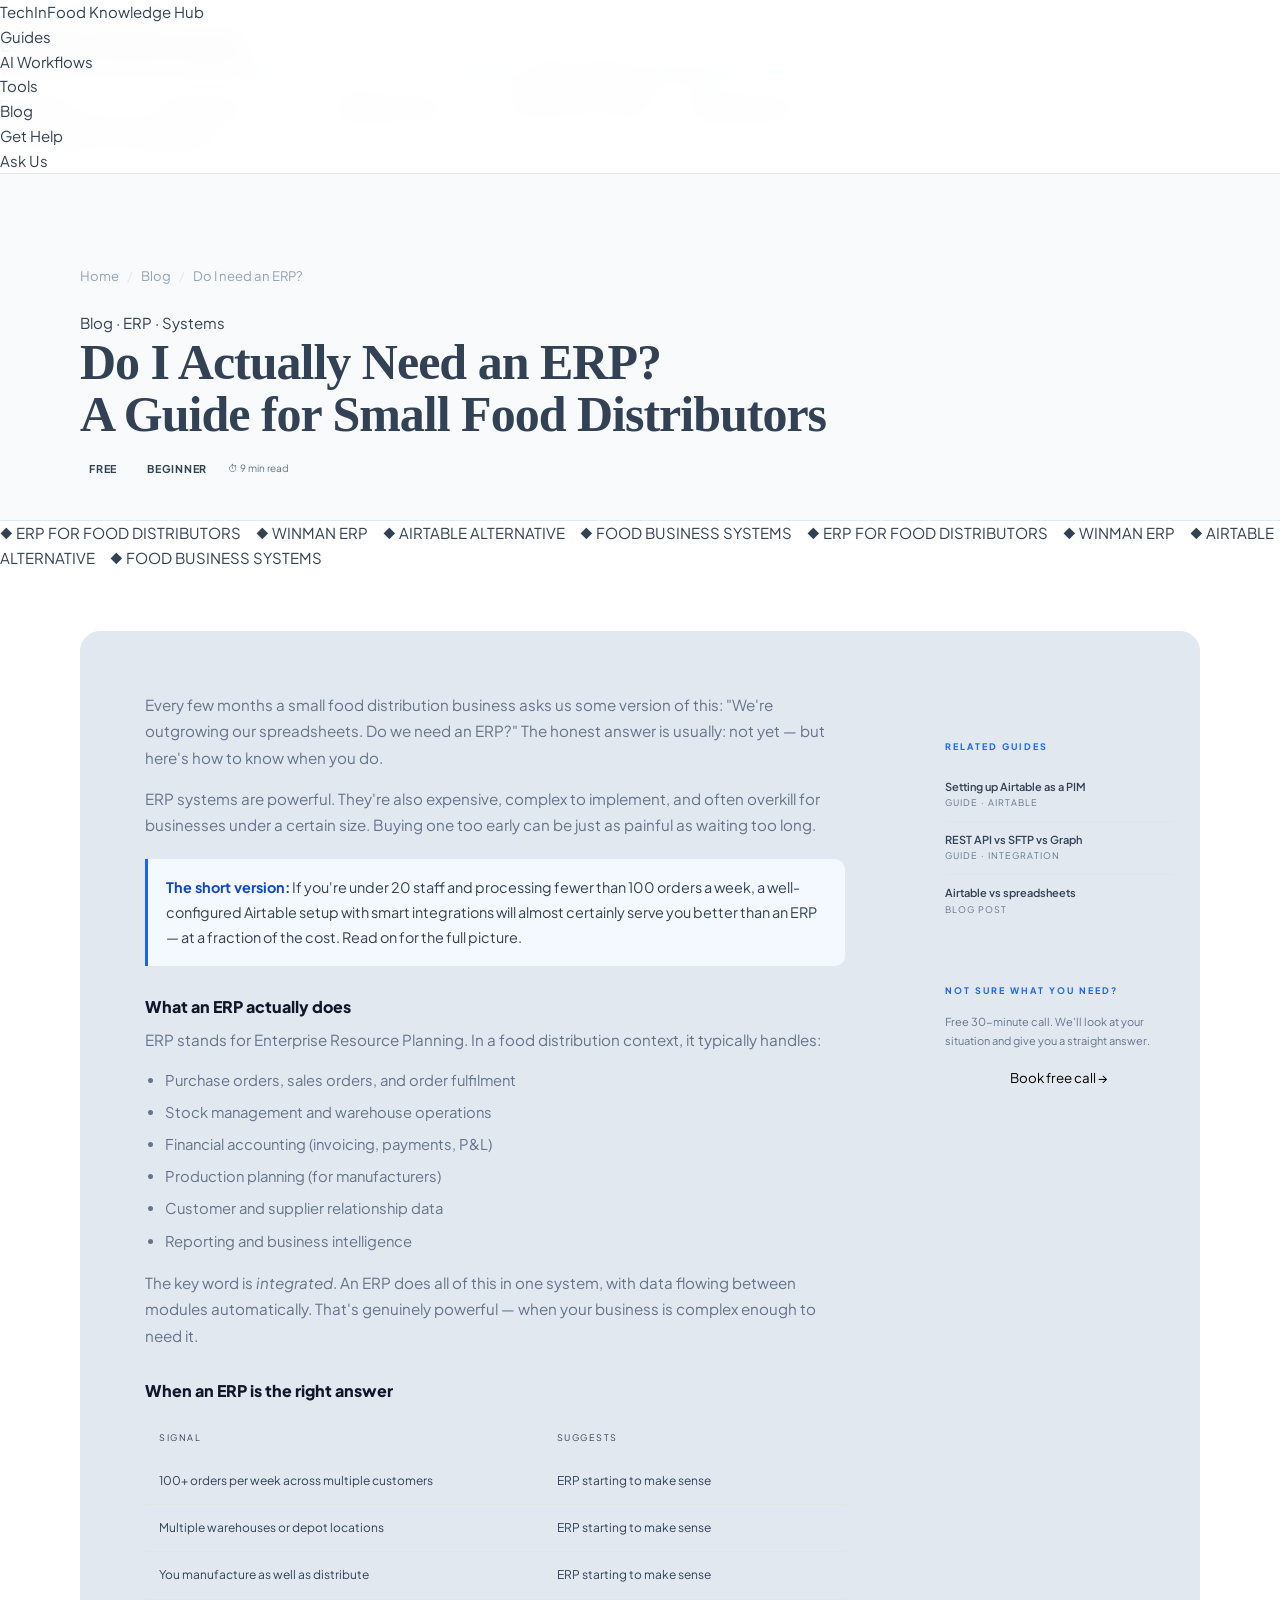
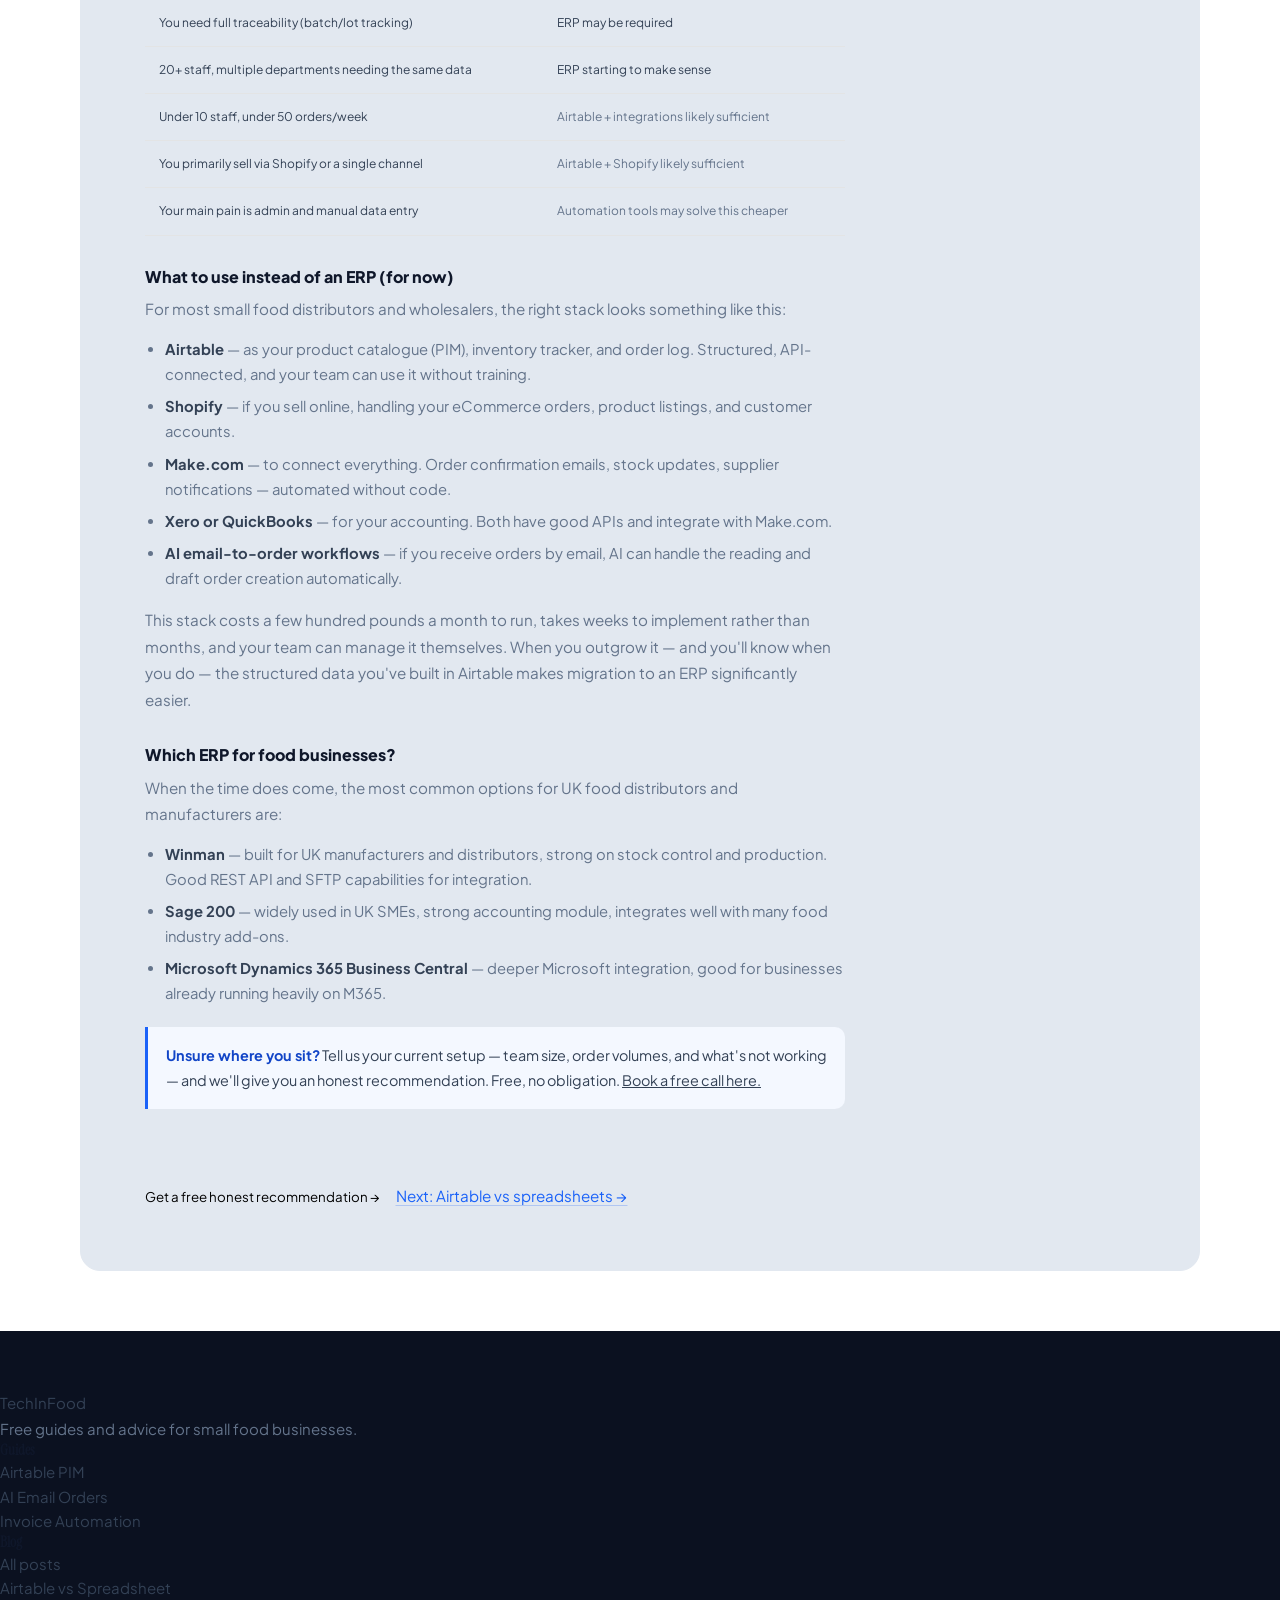
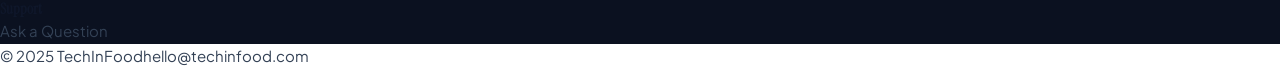
<file: blog/posts/do-i-need-an-erp.html>
<!DOCTYPE html>
<html lang="en">
<head>
<meta charset="UTF-8">
<meta name="viewport" content="width=device-width, initial-scale=1.0">
<title>Do I Actually Need an ERP? A Guide for Small Food Distributors | TechInFood</title>
<meta name="description" content="Honest advice on when a food distribution business actually needs an ERP system — and when Airtable plus integrations is enough. Includes a decision framework for businesses under 20 staff.">
<link rel="canonical" href="https://www.techinfood.com/blog/do-i-need-an-erp.html">
<link href="https://fonts.googleapis.com/css2?family=Plus+Jakarta+Sans:wght@400;500;600;700;800&family=Instrument+Serif:ital@0;1&display=swap" rel="stylesheet">
<link rel="stylesheet" href="../../../assets/style.css">
<style>
  .page-layout { display: grid; grid-template-columns: 1fr 280px; gap: 1px; background: var(--border); }
  .page-main { background: var(--bg); padding: 60px 64px; }
  .page-sidebar { background: var(--panel); padding: 36px 26px; position: sticky; top: 72px; height: fit-content; }
  .sidebar-label { font-size: 9px; letter-spacing: 2px; text-transform: uppercase; color: var(--blue); margin-bottom: 14px; }
  .sidebar-section { margin-bottom: 28px; padding-bottom: 28px; border-bottom: 1px solid var(--border); }
  .sidebar-section:last-child { border-bottom: none; margin-bottom: 0; }
  .related-card { display: block; text-decoration: none; padding: 10px 0; border-bottom: 1px solid rgba(232,164,34,0.05); transition: padding-left 0.2s; }
  .related-card:hover { padding-left: 4px; }
  .related-card:last-child { border-bottom: none; }
  .related-title { font-size: 11px; color: var(--text); margin-bottom: 2px; line-height: 1.4; }
  .related-type { font-size: 9px; letter-spacing: 1px; text-transform: uppercase; color: var(--muted); }
  .decision-table { width: 100%; border-collapse: collapse; margin: 20px 0; font-size: 12px; }
  .decision-table th { background: var(--panel); padding: 10px 14px; text-align: left; font-size: 9px; letter-spacing: 1.5px; text-transform: uppercase; color: var(--amber-dim); border-bottom: 1px solid var(--border); font-weight: 400; }
  .decision-table td { padding: 12px 14px; border-bottom: 1px solid rgba(232,164,34,0.05); color: var(--muted); vertical-align: top; }
  .decision-table td:first-child { color: var(--cream); }
  .decision-table .yes { color: var(--green-bright); }
  .decision-table .no { color: var(--muted); }
  .page-hero-inner { padding: 120px 80px 0; background: var(--surface); border-bottom: 1px solid var(--border); }
  @media(max-width:900px){ .page-hero-inner{padding:100px 24px 0;} .page-layout{grid-template-columns:1fr;} .page-main{padding:40px 24px;} .page-sidebar{position:static;} }
</style>
</head>
<body>

<div class="modal-overlay" id="modal">
  <div class="modal" id="modal-inner">
    <button class="modal-close" onclick="closeModal()">✕</button>
    <div class="section-label" style="margin-bottom:10px;">Not sure what you need?</div>
    <h3>Let's have a free 30-min call</h3>
    <p>We'll look at your current setup and give you an honest recommendation — ERP, Airtable, or something in between.</p>
    <div class="modal-form">
      <input type="text" placeholder="Your name" /><input type="email" placeholder="Your email" /><input type="text" placeholder="Business name" />
      <textarea placeholder="Roughly how many orders per week, staff, and what systems you currently use…"></textarea>
      <button class="modal-submit" onclick="submitForm()">Book free call →</button>
      <div class="modal-note">We reply within 1 business day</div>
    </div>
  </div>
</div>

<nav>
  <a href="/" class="logo">Tech<span>In</span>Food <span class="logo-badge">Knowledge Hub</span></a>
  <ul>
    <li><a href="/guides/">Guides</a></li>
    <li><a href="/#ai-docs">AI Workflows</a></li>
    <li><a href="/#tools">Tools</a></li>
    <li><a href="/blog/" class="active">Blog</a></li>
    <li><a href="/#ask-us">Get Help</a></li>
    <li><a href="#" onclick="openModal()" class="nav-cta">Ask Us</a></li>
  </ul>
</nav>

<div class="page-hero-inner">
  <div class="breadcrumb"><a href="/">Home</a><span>/</span><a href="/blog/">Blog</a><span>/</span> Do I need an ERP?</div>
  <div style="padding-bottom:40px;">
    <div class="section-label">Blog · ERP · Systems</div>
    <h1 style="font-family:'Playfair Display',serif;font-size:clamp(26px,4vw,50px);font-weight:900;color:var(--cream);letter-spacing:-1px;line-height:1.05;margin-bottom:16px;">Do I Actually Need an ERP?<br>A Guide for Small Food Distributors</h1>
    <div style="display:flex;gap:12px;align-items:center;flex-wrap:wrap;margin-top:16px;">
      <span class="badge badge-free">Free</span><span class="badge badge-beginner">Beginner</span>
      <span style="font-size:10px;color:var(--muted);">⏱ 9 min read</span>
    </div>
  </div>
</div>

<div class="ticker"><div class="ticker-inner">◆ ERP FOR FOOD DISTRIBUTORS &nbsp;&nbsp;&nbsp; ◆ WINMAN ERP &nbsp;&nbsp;&nbsp; ◆ AIRTABLE ALTERNATIVE &nbsp;&nbsp;&nbsp; ◆ FOOD BUSINESS SYSTEMS &nbsp;&nbsp;&nbsp; ◆ ERP FOR FOOD DISTRIBUTORS &nbsp;&nbsp;&nbsp; ◆ WINMAN ERP &nbsp;&nbsp;&nbsp; ◆ AIRTABLE ALTERNATIVE &nbsp;&nbsp;&nbsp; ◆ FOOD BUSINESS SYSTEMS &nbsp;&nbsp;&nbsp;</div></div>

<div style="background:var(--bg);padding:60px 80px;">
  <div class="page-layout">
    <div class="page-main reveal">
      <div class="article-body">
        <p>Every few months a small food distribution business asks us some version of this: "We're outgrowing our spreadsheets. Do we need an ERP?" The honest answer is usually: not yet — but here's how to know when you do.</p>
        <p>ERP systems are powerful. They're also expensive, complex to implement, and often overkill for businesses under a certain size. Buying one too early can be just as painful as waiting too long.</p>

        <div class="callout"><strong>The short version:</strong> If you're under 20 staff and processing fewer than 100 orders a week, a well-configured Airtable setup with smart integrations will almost certainly serve you better than an ERP — at a fraction of the cost. Read on for the full picture.</div>

        <h3>What an ERP actually does</h3>
        <p>ERP stands for Enterprise Resource Planning. In a food distribution context, it typically handles:</p>
        <ul>
          <li>Purchase orders, sales orders, and order fulfilment</li>
          <li>Stock management and warehouse operations</li>
          <li>Financial accounting (invoicing, payments, P&amp;L)</li>
          <li>Production planning (for manufacturers)</li>
          <li>Customer and supplier relationship data</li>
          <li>Reporting and business intelligence</li>
        </ul>
        <p>The key word is <em>integrated</em>. An ERP does all of this in one system, with data flowing between modules automatically. That's genuinely powerful — when your business is complex enough to need it.</p>

        <h3>When an ERP is the right answer</h3>
        <table class="decision-table">
          <thead><tr><th>Signal</th><th>Suggests</th></tr></thead>
          <tbody>
            <tr><td>100+ orders per week across multiple customers</td><td class="yes">ERP starting to make sense</td></tr>
            <tr><td>Multiple warehouses or depot locations</td><td class="yes">ERP starting to make sense</td></tr>
            <tr><td>You manufacture as well as distribute</td><td class="yes">ERP starting to make sense</td></tr>
            <tr><td>You need full traceability (batch/lot tracking)</td><td class="yes">ERP may be required</td></tr>
            <tr><td>20+ staff, multiple departments needing the same data</td><td class="yes">ERP starting to make sense</td></tr>
            <tr><td>Under 10 staff, under 50 orders/week</td><td class="no">Airtable + integrations likely sufficient</td></tr>
            <tr><td>You primarily sell via Shopify or a single channel</td><td class="no">Airtable + Shopify likely sufficient</td></tr>
            <tr><td>Your main pain is admin and manual data entry</td><td class="no">Automation tools may solve this cheaper</td></tr>
          </tbody>
        </table>

        <h3>What to use instead of an ERP (for now)</h3>
        <p>For most small food distributors and wholesalers, the right stack looks something like this:</p>
        <ul>
          <li><strong>Airtable</strong> — as your product catalogue (PIM), inventory tracker, and order log. Structured, API-connected, and your team can use it without training.</li>
          <li><strong>Shopify</strong> — if you sell online, handling your eCommerce orders, product listings, and customer accounts.</li>
          <li><strong>Make.com</strong> — to connect everything. Order confirmation emails, stock updates, supplier notifications — automated without code.</li>
          <li><strong>Xero or QuickBooks</strong> — for your accounting. Both have good APIs and integrate with Make.com.</li>
          <li><strong>AI email-to-order workflows</strong> — if you receive orders by email, AI can handle the reading and draft order creation automatically.</li>
        </ul>
        <p>This stack costs a few hundred pounds a month to run, takes weeks to implement rather than months, and your team can manage it themselves. When you outgrow it — and you'll know when you do — the structured data you've built in Airtable makes migration to an ERP significantly easier.</p>

        <h3>Which ERP for food businesses?</h3>
        <p>When the time does come, the most common options for UK food distributors and manufacturers are:</p>
        <ul>
          <li><strong>Winman</strong> — built for UK manufacturers and distributors, strong on stock control and production. Good REST API and SFTP capabilities for integration.</li>
          <li><strong>Sage 200</strong> — widely used in UK SMEs, strong accounting module, integrates well with many food industry add-ons.</li>
          <li><strong>Microsoft Dynamics 365 Business Central</strong> — deeper Microsoft integration, good for businesses already running heavily on M365.</li>
        </ul>

        <div class="callout"><strong>Unsure where you sit?</strong> Tell us your current setup — team size, order volumes, and what's not working — and we'll give you an honest recommendation. Free, no obligation. <button onclick="openModal()" style="background:none;border:none;color:var(--amber);cursor:pointer;font-family:inherit;font-size:inherit;text-decoration:underline;padding:0;">Book a free call here.</button></div>

        <div style="margin-top:40px;padding-top:32px;border-top:1px solid var(--border);">
          <button class="btn-primary" onclick="openModal()">Get a free honest recommendation →</button>
          <a href="/blog/airtable-vs-spreadsheet.html" class="btn-outline" style="margin-left:12px;">Next: Airtable vs spreadsheets →</a>
        </div>
      </div>
    </div>

    <div class="page-sidebar">
      <div class="sidebar-section">
        <div class="sidebar-label">Related guides</div>
        <a href="/guides/airtable-pim.html" class="related-card">
          <div class="related-title">Setting up Airtable as a PIM</div>
          <div class="related-type">Guide · Airtable</div>
        </a>
        <a href="/guides/rest-api-sftp-graph.html" class="related-card">
          <div class="related-title">REST API vs SFTP vs Graph</div>
          <div class="related-type">Guide · Integration</div>
        </a>
        <a href="/blog/airtable-vs-spreadsheet.html" class="related-card">
          <div class="related-title">Airtable vs spreadsheets</div>
          <div class="related-type">Blog post</div>
        </a>
      </div>
      <div class="sidebar-section">
        <div class="sidebar-label">Not sure what you need?</div>
        <p style="font-size:11px;color:var(--muted);line-height:1.7;margin-bottom:14px;">Free 30-minute call. We'll look at your situation and give you a straight answer.</p>
        <button class="btn-primary" style="width:100%;" onclick="openModal()">Book free call →</button>
      </div>
    </div>
  </div>
</div>

<footer>
  <div><a href="/" class="logo">Tech<span>In</span>Food</a><p class="footer-desc">Free guides and advice for small food businesses.</p></div>
  <div class="footer-col"><h4>Guides</h4><ul><li><a href="/guides/airtable-pim.html">Airtable PIM</a></li><li><a href="/guides/ai-email-to-sales-order.html">AI Email Orders</a></li><li><a href="/guides/invoice-approval-automation.html">Invoice Automation</a></li></ul></div>
  <div class="footer-col"><h4>Blog</h4><ul><li><a href="/blog/">All posts</a></li><li><a href="/blog/airtable-vs-spreadsheet.html">Airtable vs Spreadsheet</a></li></ul></div>
  <div class="footer-col"><h4>Support</h4><ul><li><a onclick="openModal()">Ask a Question</a></li></ul></div>
</footer>
<div class="footer-bottom"><span>© 2025 TechInFood</span><span>hello@techinfood.com</span></div>
<script src="../../../assets/nav.js"></script>
</body>
</html>
</file>
<file: assets/style.css>
/* TechInFood — Shared Design System v2 */
/* Colours, typography, nav, footer, modal, buttons, atoms */

:root {
  --blue:        #1B62F8;
  --blue-dark:   #1245C7;
  --blue-mid:    #3B7CF8;
  --blue-light:  #EBF2FF;
  --blue-faint:  #F4F8FF;
  --teal:        #0C9E80;
  --teal-dark:   #087A63;
  --teal-light:  #E6F7F3;
  --teal-faint:  #F0FBF8;
  --gold:        #E8920A;
  --gold-light:  #FEF4E5;
  --ink:         #0F172A;
  --ink-mid:     #1E293B;
  --body:        #334155;
  --muted:       #64748B;
  --light:       #94A3B8;
  --border:      #E2E8F0;
  --border-soft: #F1F5F9;
  --surface:     #F8FAFC;
  --white:       #FFFFFF;
  --shadow-xs:   0 1px 3px rgba(15,23,42,.06), 0 1px 2px rgba(15,23,42,.04);
  --shadow-sm:   0 2px 8px rgba(15,23,42,.08), 0 1px 3px rgba(15,23,42,.05);
  --shadow:      0 4px 20px rgba(15,23,42,.09), 0 2px 8px rgba(15,23,42,.05);
  --shadow-lg:   0 12px 40px rgba(15,23,42,.12), 0 4px 16px rgba(15,23,42,.06);
  --shadow-blue: 0 4px 24px rgba(27,98,248,.25);
  --r-sm: 6px; --r: 10px; --r-lg: 16px; --r-xl: 20px;
}

*, *::before, *::after { box-sizing: border-box; margin: 0; padding: 0; }
html { scroll-behavior: smooth; }
body {
  background: var(--white); color: var(--body);
  font-family: 'Plus Jakarta Sans', system-ui, sans-serif;
  font-size: 15px; line-height: 1.65;
  -webkit-font-smoothing: antialiased; overflow-x: hidden;
}
h1,h2,h3,h4 { font-family: 'Instrument Serif', Georgia, serif; color: var(--ink); line-height: 1.18; }
h1 { font-size: clamp(1.8rem,4vw,2.8rem); }
h2 { font-size: clamp(1.5rem,3vw,2.1rem); }
h3 { font-size: 1.1rem; font-family: 'Plus Jakarta Sans', sans-serif; font-weight: 700; }
p  { color: var(--muted); line-height: 1.75; }
a  { color: inherit; text-decoration: none; }
button { font-family: inherit; cursor: pointer; border: none; background: none; }

/* Layout */
.wrap    { max-width: 1160px; margin: 0 auto; padding: 0 28px; }
.wrap-sm { max-width: 780px; margin: 0 auto; padding: 0 28px; }
.sec     { padding: 80px 0; }

/* Eyebrow */
.eyebrow {
  display: inline-flex; align-items: center; gap: 7px;
  font-size: 0.7rem; font-weight: 700; letter-spacing: 0.1em;
  text-transform: uppercase; color: var(--blue); margin-bottom: 14px;
  font-family: 'Plus Jakarta Sans', sans-serif;
}
.eyebrow-dot { width: 6px; height: 6px; border-radius: 50%; background: var(--blue); flex-shrink: 0; }
.eyebrow.teal { color: var(--teal); }
.eyebrow.teal .eyebrow-dot { background: var(--teal); }

/* Badges */
.badge { display: inline-flex; align-items: center; font-size: 0.67rem; font-weight: 700; letter-spacing: 0.07em; text-transform: uppercase; padding: 3px 9px; border-radius: 20px; font-family: 'Plus Jakarta Sans', sans-serif; }
.badge-blue  { background: var(--blue-light); color: var(--blue-dark); }
.badge-teal  { background: var(--teal-light); color: var(--teal-dark); }
.badge-gold  { background: var(--gold-light); color: var(--gold); }
.badge-gray  { background: var(--border-soft); color: var(--muted); }
.badge-new   { background: var(--blue); color: white; }

/* Buttons */
.btn {
  display: inline-flex; align-items: center; gap: 7px;
  font-weight: 700; font-size: 0.875rem; padding: 12px 22px;
  border-radius: var(--r); transition: all 0.18s; white-space: nowrap;
  letter-spacing: -0.01em; font-family: 'Plus Jakarta Sans', sans-serif;
  text-decoration: none; cursor: pointer; border: none;
}
.btn-blue  { background: var(--blue); color: white; box-shadow: 0 1px 3px rgba(27,98,248,.3); }
.btn-blue:hover { background: var(--blue-dark); box-shadow: var(--shadow-blue); transform: translateY(-1px); }
.btn-teal  { background: var(--teal); color: white; }
.btn-teal:hover { background: var(--teal-dark); transform: translateY(-1px); }
.btn-white { background: white; color: var(--blue); box-shadow: var(--shadow-sm); }
.btn-white:hover { box-shadow: var(--shadow); transform: translateY(-1px); }
.btn-outline{ background: transparent; color: var(--body); border: 1.5px solid var(--border); }
.btn-outline:hover { border-color: var(--blue); color: var(--blue); background: var(--blue-faint); }
.btn-ghost  { background: transparent; color: var(--muted); padding: 12px 0; border-bottom: 2px solid var(--border); border-radius: 0; }
.btn-ghost:hover { color: var(--blue); border-color: var(--blue); }
.btn-sm  { padding: 8px 16px; font-size: 0.8rem; }
.btn-lg  { padding: 15px 30px; font-size: 0.95rem; }

/* Nav */
nav {
  position: fixed; top: 0; left: 0; right: 0; z-index: 200;
  background: rgba(255,255,255,0.93); backdrop-filter: blur(14px);
  border-bottom: 1px solid var(--border);
}
.nav-inner {
  max-width: 1160px; margin: 0 auto; padding: 0 28px;
  display: flex; align-items: center; height: 66px; gap: 8px;
}
.nav-logo { display: flex; align-items: center; gap: 10px; margin-right: 16px; text-decoration: none; }
.nav-logo-icon {
  width: 34px; height: 34px; background: var(--blue); border-radius: 9px;
  display: grid; place-items: center; flex-shrink: 0;
}
.nav-logo-icon svg { width: 18px; height: 18px; fill: none; stroke: white; stroke-width: 2.2; stroke-linecap: round; stroke-linejoin: round; }
.nav-logo-text { font-family: 'Plus Jakarta Sans', sans-serif; font-size: 1.05rem; font-weight: 800; color: var(--ink); letter-spacing: -0.02em; }
.nav-logo-text span { color: var(--teal); }
.nav-pill { font-size: 0.62rem; font-weight: 700; letter-spacing: 0.08em; text-transform: uppercase; background: var(--blue-light); color: var(--blue); padding: 3px 9px; border-radius: 20px; font-family: 'Plus Jakarta Sans', sans-serif; }
.nav-links { display: flex; align-items: center; gap: 2px; margin-left: 8px; }
.nav-links a {
  font-size: 0.875rem; font-weight: 600; color: var(--muted);
  padding: 7px 13px; border-radius: var(--r-sm); transition: all 0.15s;
  letter-spacing: -0.01em; text-decoration: none;
}
.nav-links a:hover, .nav-links a.active { color: var(--ink); background: var(--surface); }
.nav-actions { margin-left: auto; display: flex; align-items: center; gap: 8px; }

/* Breadcrumb */
.breadcrumb {
  display: flex; align-items: center; gap: 8px;
  font-size: 0.82rem; color: var(--light); margin-bottom: 24px; flex-wrap: wrap;
}
.breadcrumb a { color: var(--light); text-decoration: none; transition: color 0.15s; }
.breadcrumb a:hover { color: var(--blue); }
.breadcrumb span { color: var(--border); }

/* Article body */
.article-body { font-size: 0.95rem; line-height: 1.85; color: var(--body); max-width: 700px; }
.article-body h3 { font-family: 'Plus Jakarta Sans', sans-serif; font-size: 1rem; font-weight: 800; color: var(--ink); margin: 32px 0 10px; }
.article-body h4 { font-size: 0.9rem; font-weight: 700; color: var(--ink-mid); margin: 20px 0 6px; }
.article-body p  { margin-bottom: 14px; color: var(--muted); }
.article-body strong { color: var(--body); font-weight: 700; }
.article-body ul, .article-body ol { margin: 10px 0 16px 20px; display: flex; flex-direction: column; gap: 7px; color: var(--muted); }
.article-body li { font-size: 0.925rem; line-height: 1.7; }
.article-body a { color: var(--blue); border-bottom: 1px solid rgba(27,98,248,.25); transition: border-color 0.15s; }
.article-body a:hover { border-color: var(--blue); }

.callout {
  background: var(--blue-faint); border-left: 3px solid var(--blue);
  border-radius: 0 var(--r) var(--r) 0; padding: 16px 18px;
  margin: 20px 0; font-size: 0.9rem; color: var(--body); line-height: 1.75;
}
.callout strong { color: var(--blue-dark); }
.callout.teal  { background: var(--teal-faint); border-left-color: var(--teal); }
.callout.warn  { background: var(--gold-light); border-left-color: var(--gold); }
.callout.warn strong { color: var(--gold); }

.code-block {
  background: var(--ink); border-radius: var(--r); padding: 18px 20px;
  font-size: 0.82rem; color: #94A3B8; margin: 16px 0; line-height: 1.8;
  overflow-x: auto; white-space: pre; font-family: 'DM Mono', monospace;
}
.code-block .comment { color: #475569; }
.code-block .key     { color: #7DD3FC; }
.code-block .val     { color: #86EFAC; }

/* Step blocks */
.step-block {
  background: var(--surface); border: 1px solid var(--border);
  border-radius: var(--r-lg); margin: 16px 0; overflow: hidden;
}
.step-row {
  display: flex; align-items: flex-start; gap: 0;
  border-bottom: 1px solid var(--border-soft);
}
.step-row:last-child { border-bottom: none; }
.step-num {
  width: 44px; flex-shrink: 0; display: grid; place-items: center;
  padding: 14px 0; font-size: 0.78rem; font-weight: 800;
  color: var(--blue); background: var(--blue-light); align-self: stretch;
  font-family: 'Plus Jakarta Sans', sans-serif;
}
.step-content { padding: 14px 16px; flex: 1; }
.step-title { font-size: 0.9rem; font-weight: 800; color: var(--ink); margin-bottom: 3px; }
.step-desc  { font-size: 0.85rem; color: var(--muted); line-height: 1.65; }

/* Field tables */
.field-table { width: 100%; border-collapse: collapse; margin: 14px 0; font-size: 0.875rem; }
.field-table th {
  background: var(--surface); padding: 10px 14px; text-align: left;
  font-size: 0.7rem; font-weight: 700; letter-spacing: 0.08em;
  text-transform: uppercase; color: var(--light); border-bottom: 1px solid var(--border);
  font-family: 'Plus Jakarta Sans', sans-serif;
}
.field-table td { padding: 11px 14px; border-bottom: 1px solid var(--border-soft); color: var(--muted); vertical-align: top; line-height: 1.6; }
.field-table td:first-child { font-weight: 700; color: var(--ink-mid); background: var(--surface); }
.field-table tr:last-child td { border-bottom: none; }
.field-table tr:hover td { background: var(--blue-faint); }

/* Sidebar */
.page-layout { display: grid; grid-template-columns: 1fr 280px; gap: 1px; background: var(--border); border: 1px solid var(--border); border-radius: var(--r-xl); overflow: hidden; }
.page-main { background: var(--white); padding: 48px 52px; }
.page-sidebar { background: var(--surface); padding: 36px 28px; position: sticky; top: 80px; height: fit-content; }
.sidebar-section { margin-bottom: 28px; padding-bottom: 28px; border-bottom: 1px solid var(--border); }
.sidebar-section:last-child { border-bottom: none; margin-bottom: 0; padding-bottom: 0; }
.sidebar-label { font-size: 0.65rem; font-weight: 700; letter-spacing: 0.1em; text-transform: uppercase; color: var(--blue); margin-bottom: 12px; font-family: 'Plus Jakarta Sans', sans-serif; }
.toc-link { display: block; font-size: 0.85rem; color: var(--muted); padding: 7px 0; border-bottom: 1px solid var(--border-soft); text-decoration: none; transition: all 0.15s; }
.toc-link:hover { color: var(--blue); padding-left: 4px; }
.toc-link:last-child { border-bottom: none; }
.related-card { display: block; text-decoration: none; padding: 10px 0; border-bottom: 1px solid var(--border-soft); transition: all 0.15s; }
.related-card:hover { padding-left: 4px; }
.related-card:last-child { border-bottom: none; }
.related-title { font-size: 0.85rem; font-weight: 600; color: var(--ink-mid); margin-bottom: 2px; line-height: 1.35; }
.related-type  { font-size: 0.72rem; color: var(--light); letter-spacing: 0.04em; }

/* Guide cards (for listing pages) */
.guide-card {
  border: 1.5px solid var(--border); border-radius: var(--r-lg);
  padding: 26px; display: flex; flex-direction: column;
  transition: all 0.2s; text-decoration: none; background: var(--white); position: relative;
}
.guide-card::after { content:''; position:absolute; bottom:0; left:0; right:0; height:3px; background:var(--blue); border-radius:0 0 var(--r-lg) var(--r-lg); transform:scaleX(0); transition:transform .2s; }
.guide-card:hover { border-color: var(--blue); box-shadow: var(--shadow); transform: translateY(-3px); }
.guide-card:hover::after { transform: scaleX(1); }
.gc-icon { font-size: 1.4rem; margin-bottom: 12px; width: 40px; height: 40px; background: var(--blue-faint); display: grid; place-items: center; border-radius: var(--r-sm); }
.gc-tag  { font-size: 0.65rem; font-weight: 700; letter-spacing: 0.1em; text-transform: uppercase; color: var(--blue); margin-bottom: 7px; font-family: 'Plus Jakarta Sans', sans-serif; }
.gc-title{ font-family: 'Plus Jakarta Sans', sans-serif; font-size: 0.95rem; font-weight: 800; color: var(--ink); margin-bottom: 8px; line-height: 1.35; }
.gc-desc { font-size: 0.85rem; color: var(--muted); line-height: 1.7; flex: 1; margin-bottom: 16px; }
.gc-footer { display: flex; align-items: center; gap: 8px; margin-top: auto; }
.gc-level { font-size: 0.65rem; font-weight: 700; letter-spacing: 0.06em; text-transform: uppercase; padding: 3px 9px; border-radius: 20px; font-family: 'Plus Jakarta Sans', sans-serif; }
.gl-b { background: var(--teal-light); color: var(--teal-dark); }
.gl-i { background: var(--blue-light); color: var(--blue-dark); }
.gc-time { font-size: 0.8rem; color: var(--light); }
.gc-link { margin-left: auto; font-size: 0.8rem; font-weight: 700; color: var(--blue); transition: gap 0.15s; display: flex; align-items: center; gap: 4px; }
.guide-card:hover .gc-link { gap: 8px; }

/* Blog post cards */
.post-card { display: block; text-decoration: none; padding: 28px 0; border-bottom: 1px solid var(--border-soft); transition: padding-left 0.15s; color: inherit; }
.post-card:hover { padding-left: 6px; }
.post-card:last-child { border-bottom: none; }
.post-cat  { font-size: 0.65rem; font-weight: 700; letter-spacing: 0.1em; text-transform: uppercase; color: var(--blue); margin-bottom: 8px; font-family: 'Plus Jakarta Sans', sans-serif; }
.post-title{ font-family: 'Instrument Serif', serif; font-size: 1.2rem; color: var(--ink); margin-bottom: 8px; line-height: 1.3; }
.post-excerpt { font-size: 0.875rem; color: var(--muted); line-height: 1.72; margin-bottom: 12px; }
.post-meta  { display: flex; gap: 10px; align-items: center; }

/* FAQ */
.faq-list { display: flex; flex-direction: column; gap: 0; border: 1.5px solid var(--border); border-radius: var(--r-xl); overflow: hidden; background: var(--white); }
.faq-item { border-bottom: 1px solid var(--border-soft); }
.faq-item:last-child { border-bottom: none; }
.faq-q { width:100%; text-align:left; padding:18px 22px; display:flex; justify-content:space-between; align-items:center; gap:20px; font-size:.9rem; font-weight:700; color:var(--ink-mid); transition:background .15s; cursor:pointer; font-family:'Plus Jakarta Sans',sans-serif; }
.faq-q:hover { background: var(--blue-faint); }
.faq-ico { font-size:.95rem; color:var(--blue); flex-shrink:0; transition:transform .25s; }
.faq-q.open .faq-ico { transform: rotate(45deg); }
.faq-a { max-height:0; overflow:hidden; transition:max-height .35s ease, padding .25s; font-size:.875rem; color:var(--muted); line-height:1.78; padding:0 22px; }
.faq-a.open { max-height:280px; padding:0 22px 18px; }

/* Modal */
.modal-ov { display:none; position:fixed; inset:0; background:rgba(11,17,32,.75); z-index:500; align-items:center; justify-content:center; backdrop-filter:blur(6px); }
.modal-ov.open { display:flex; }
.modal-box { background:var(--white); border-radius:var(--r-xl); padding:36px; max-width:432px; width:94%; position:relative; box-shadow:var(--shadow-lg); animation:mIn .28s cubic-bezier(.34,1.3,.64,1); }
@keyframes mIn { from{transform:translateY(18px) scale(.97);opacity:0} to{transform:none;opacity:1} }
.modal-close { position:absolute; top:14px; right:14px; width:28px; height:28px; border-radius:50%; background:var(--surface); color:var(--muted); font-size:14px; display:grid; place-items:center; transition:all .15s; cursor:pointer; border:none; }
.modal-close:hover { background:var(--border); color:var(--ink); }
.modal-eye { font-size:.65rem; font-weight:700; letter-spacing:.1em; text-transform:uppercase; color:var(--blue); margin-bottom:6px; font-family:'Plus Jakarta Sans',sans-serif; }
.modal-box h3 { font-family:'Instrument Serif',serif; font-size:1.35rem; color:var(--ink); margin-bottom:6px; }
.modal-box > p { font-size:.875rem; margin-bottom:20px; color:var(--muted); }
.mform { display:flex; flex-direction:column; gap:10px; }
.mform input,.mform select,.mform textarea { padding:11px 14px; background:var(--surface); border:1.5px solid var(--border); border-radius:var(--r); font-family:'Plus Jakarta Sans',sans-serif; font-size:.875rem; color:var(--ink); outline:none; transition:border-color .15s; width:100%; }
.mform input:focus,.mform select:focus,.mform textarea:focus { border-color:var(--blue); background:var(--white); }
.mform input::placeholder,.mform textarea::placeholder { color:var(--light); }
.mform select { color:var(--muted); appearance:none; }
.mform textarea { resize:none; height:80px; }
.mform-submit { background:var(--blue); color:white; border:none; border-radius:var(--r); padding:13px; font-family:'Plus Jakarta Sans',sans-serif; font-size:.9rem; font-weight:700; cursor:pointer; transition:background .15s; }
.mform-submit:hover { background:var(--blue-dark); }
.mform-note { font-size:.73rem; color:var(--light); text-align:center; }

/* Footer */
footer { background:#0B1120; padding:60px 0 0; }
.footer-grid { display:grid; grid-template-columns:2fr 1fr 1fr 1fr; gap:48px; padding-bottom:48px; border-bottom:1px solid rgba(255,255,255,.07); }
.f-logo { display:flex; align-items:center; gap:10px; margin-bottom:14px; }
.f-logo-icon { width:32px; height:32px; background:var(--blue); border-radius:8px; display:grid; place-items:center; }
.f-logo-icon svg { width:16px; height:16px; fill:none; stroke:white; stroke-width:2.2; stroke-linecap:round; stroke-linejoin:round; }
.f-logo-text { font-size:1rem; font-weight:800; color:white; letter-spacing:-.02em; font-family:'Plus Jakarta Sans',sans-serif; }
.f-logo-text span { color:var(--teal); }
.f-desc { font-size:.85rem; color:rgba(255,255,255,.38); line-height:1.75; max-width:250px; }
.f-col h4 { font-family:'Plus Jakarta Sans',sans-serif; font-size:.65rem; font-weight:700; letter-spacing:.1em; text-transform:uppercase; color:rgba(255,255,255,.35); margin-bottom:14px; }
.f-col ul { list-style:none; display:flex; flex-direction:column; gap:9px; }
.f-col ul a { font-size:.85rem; color:rgba(255,255,255,.4); transition:color .15s; cursor:pointer; text-decoration:none; }
.f-col ul a:hover { color:rgba(255,255,255,.85); }
.f-bottom { padding:18px 0; display:flex; justify-content:space-between; font-size:.78rem; color:rgba(255,255,255,.2); }

/* Page hero (for inner pages) */
.page-hero { padding:110px 0 40px; background:linear-gradient(180deg,#F0F5FF 0%,#FFFFFF 100%); border-bottom:1px solid var(--border); }
.page-hero h1 { margin-top:10px; margin-bottom:14px; font-size:clamp(1.6rem,3.5vw,2.6rem); }

/* Ticker */
.ticker-wrap { background:var(--blue); overflow:hidden; padding:9px 0; }
.ticker-track { display:flex; animation:ticker 40s linear infinite; white-space:nowrap; }
.ticker-item { font-family:'Plus Jakarta Sans',monospace; font-size:.7rem; font-weight:600; letter-spacing:.12em; text-transform:uppercase; color:rgba(255,255,255,.45); padding:0 22px; flex-shrink:0; }
.ticker-item.accent { color:rgba(255,255,255,.8); }
@keyframes ticker { 0%{transform:translateX(0)} 100%{transform:translateX(-50%)} }

/* Reveal */
.rev { opacity:0; transform:translateY(20px); transition:opacity .6s ease,transform .6s ease; }
.rev.in { opacity:1; transform:none; }

/* Subscribe form */
.sub-form { display:flex; gap:0; max-width:400px; }
.sub-input { flex:1; padding:12px 15px; background:rgba(255,255,255,.08); border:1.5px solid rgba(255,255,255,.15); border-right:none; border-radius:var(--r) 0 0 var(--r); font-family:'Plus Jakarta Sans',sans-serif; font-size:.875rem; color:white; outline:none; transition:border-color .15s; }
.sub-input:focus { border-color:rgba(255,255,255,.4); }
.sub-input::placeholder { color:rgba(255,255,255,.3); }
.sub-btn { background:var(--teal); color:white; border:none; padding:12px 20px; border-radius:0 var(--r) var(--r) 0; font-family:'Plus Jakarta Sans',sans-serif; font-size:.875rem; font-weight:700; cursor:pointer; transition:background .15s; white-space:nowrap; }
.sub-btn:hover { background:var(--teal-dark); }
.sub-note { font-size:.75rem; color:rgba(255,255,255,.3); margin-top:10px; }

/* Responsive */
@media (max-width:980px) {
  nav .nav-links { display:none; }
  .page-layout { grid-template-columns:1fr; }
  .page-main { padding:36px 24px; }
  .page-sidebar { position:static; }
  .footer-grid { grid-template-columns:1fr 1fr; gap:32px; padding:0 0 40px; }
  .f-bottom { flex-direction:column; gap:6px; }
  .sec { padding:56px 0; }
}
@media (max-width:600px) {
  .footer-grid { grid-template-columns:1fr; }
  .wrap, .wrap-sm { padding:0 18px; }
}
</file>
